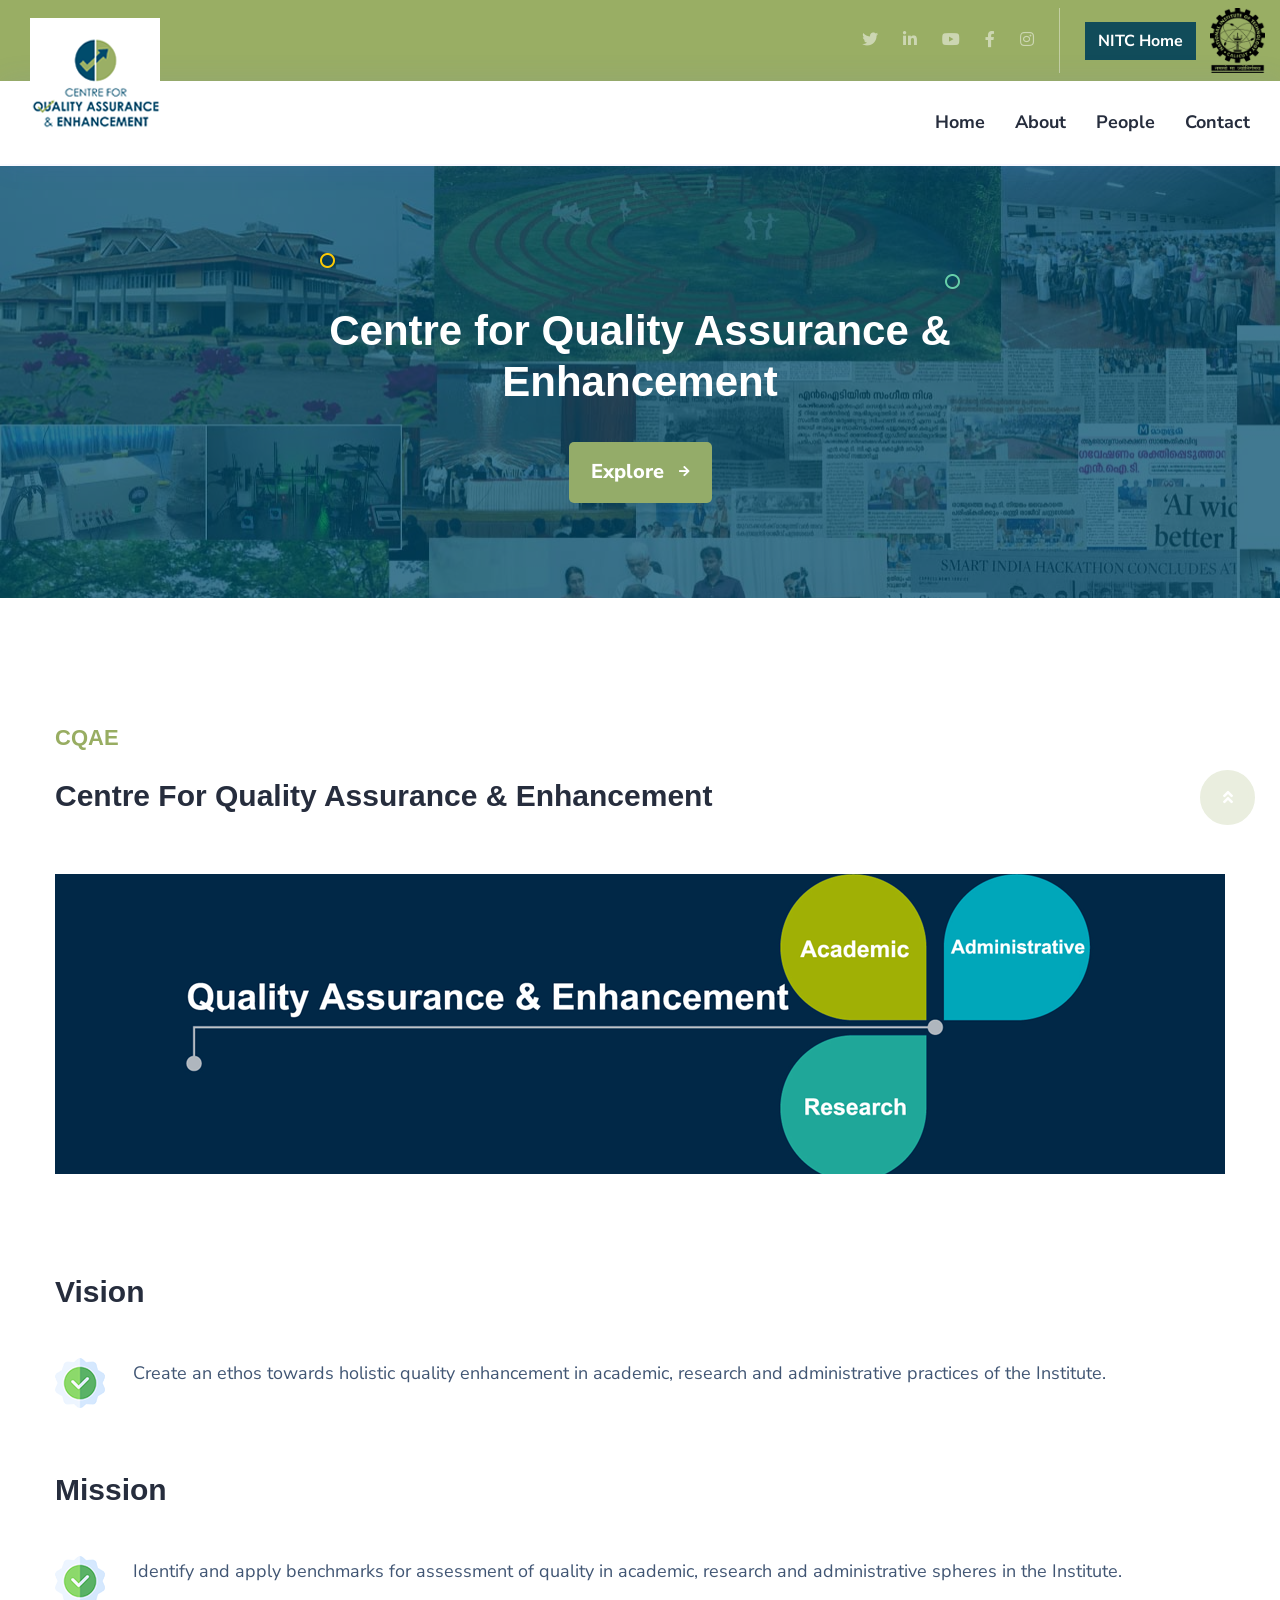
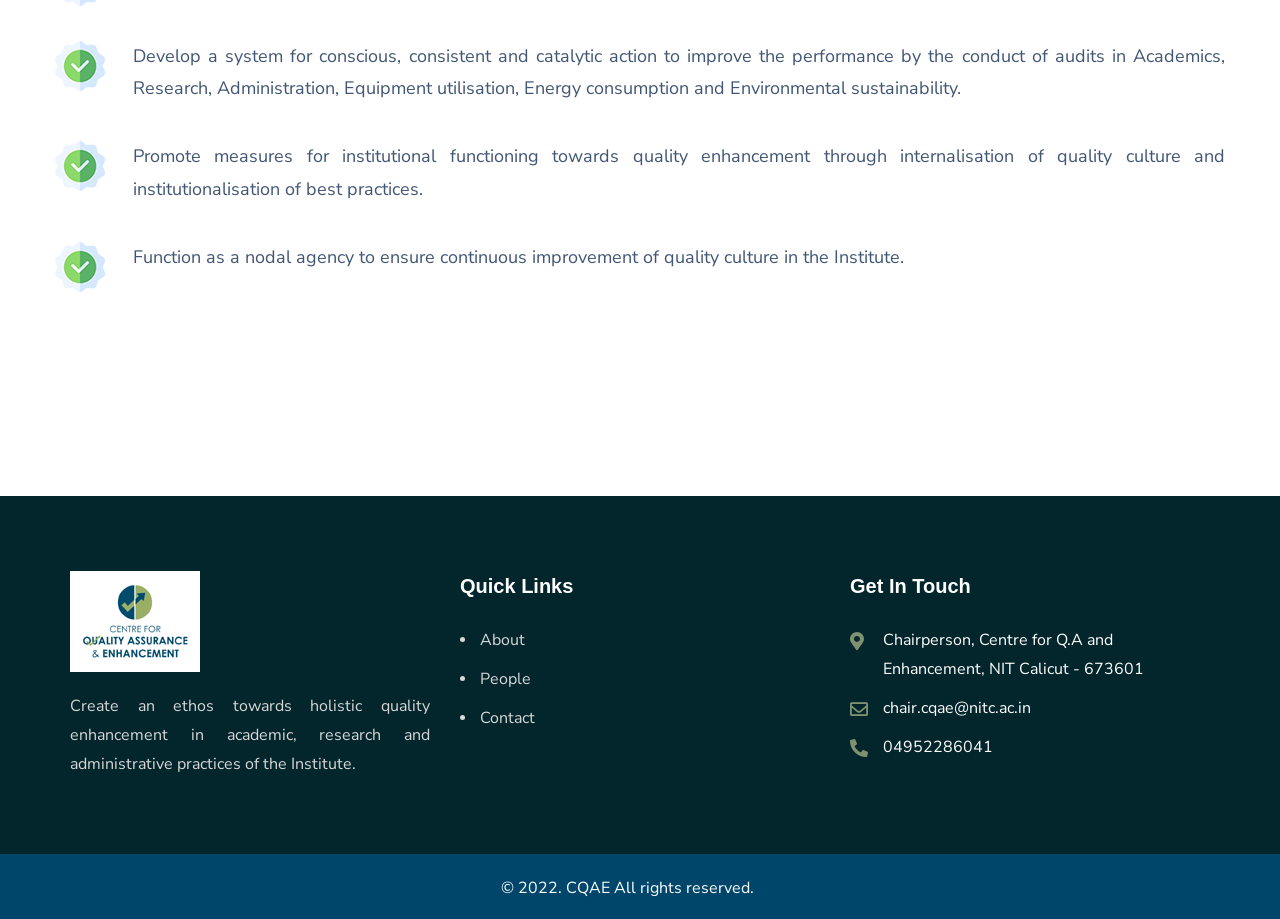
<file: index.html>
<!DOCTYPE html>
<html class="no-js" lang="en-us">


<head>
    <meta charset="utf-8">
	   <meta name="viewport" content="width=device-width, initial-scale=1">
<meta name="robots" content="index, follow, max-image-preview:large, max-snippet:-1, max-video-preview:-1">
	
	
    <title>Centre for Quality Assurance & Enhancement(CQAE)</title>
  
	<meta name="description" content="Create an ethos towards holistic quality enhancement in academic, research and administrative practices of the Institute. ">
	
	
	<meta property="og:locale" content="en_US">
	<meta property="og:type" content="website"/>

<meta property="og:title" content="Centre for Quality Assurance & Enhancement(CQAE)" />

<meta property="og:description" content="Create an ethos towards holistic quality enhancement in academic, research and administrative practices of the Institute. " />

<meta property="og:image" content="assets/images/logos/clogo.png"/>
<meta property="og:image:width" content="230">
      <meta property="og:image:height" content="230">


<meta property="og:site_name" content="CQAE"/>


    <!--====== Favicon Icon ======-->
	<link rel="icon" type="image/x-icon" href="assets/images/logos/fav.png">
    <link rel="shortcut icon" href="assets/images/logos/fav.png" type="image/x-icon">
    <!--====== Google Fonts ======-->
    
    
    <!--====== Flaticon ======-->
    <link rel="stylesheet" href="assets/css/flaticon.min.css">
    <!--====== Font Awesome ======-->
    <link rel="stylesheet" href="assets/css/font-awesome-5.9.0.min.css">
    <!--====== Bootstrap ======-->
    <link rel="stylesheet" href="assets/css/bootstrap-4.5.3.min.css">
    <!--====== Magnific Popup ======-->
    <link rel="stylesheet" href="assets/css/magnific-popup.min.css">
    <!--====== Nice Select ======-->
    <link rel="stylesheet" href="assets/css/nice-select.min.css">
    <!--====== jQuery UI ======-->
    <link rel="stylesheet" href="assets/css/jquery-ui.min.css">
    <!--====== Animate ======-->
    <link rel="stylesheet" href="assets/css/animate.min.css">
    <!--====== Slick ======-->
    <link rel="stylesheet" href="assets/css/slick.min.css">
    <!--====== Main Style ======-->
    <link rel="stylesheet" href="assets/css/style.css">
    
	
	<style>



.hero-section-two::before {
    position: absolute;
    content: "";
    width: 100%;
    height: 100%;
    z-index: -1;
    top: 0;
    left: 0;
    opacity: 0.85;
    background-color: #004c6ce0;
}
.hero-section-two {

    margin-top: 85px;
    background: url(assets/images/about/banner.jpg);
	}
	
	
	



	</style>
	
	
	
	
</head>
<body class="home-one">
    <div class="page-wrapper">

          <!-- main header -->
        <header class="main-header">
            <!-- Header-Top -->
            <div class="header-top bg-lightgreen text-white">
                <div class="container-fluid">
                    <div class="top-inner">
                      
                        <div class="top-right d-flex align-items-center">
                            <div class="social-style-two">
							 <a  target="blank" href="https://twitter.com/nitcofficial"><i class="fab fa-twitter"></i></a>
							  <a  target="blank" href="https://www.linkedin.com/in/national-institute-of-technology-calicut-5336b0229/"><i class="fab fa-linkedin-in"></i></a>
                                <a  target="blank" href="https://www.youtube.com/c/nitcalicutofficialchannel"><i class="fab fa-youtube"></i></a>
                                <a  target="blank" href="https://www.facebook.com/nitcofficial.india"><i class="fab fa-facebook-f"></i></a>
                                <a  target="blank" href="https://www.instagram.com/nitcofficial/"><i class="fab fa-instagram"></i></a>
                              
                            </div>
                            <ul class="top-menu">
                                <li>
								<a class="nitcbtn btn" target="blank" href="https://nitc.ac.in">NITC Home</a>
								<img class="nitclogo" src="assets/images/logos/nitclogo.png" alt="Logo" title="Logo">
								
								</li>
                                
                            </ul>
                        </div>
                    </div>
                </div>
            </div>
            
            <!-- Header-Upper -->
            <div class="header-upper">
                <div class="container-fluid clearfix">

                    <div class="header-inner d-flex align-items-center justify-content-between">
                        <div class="logo-outer d-lg-flex align-items-center">
                            <div class="logo">
							<a href="index.php.html">
							<img src="assets/images/logos/qlogo.png" alt="Logo" title="Logo">
							</a>
							</div>
                          
                        </div>

                        <div class="nav-outer clearfix">
                            <!-- Main Menu -->
                            <nav class="main-menu navbar-expand-lg">
                                <div class="navbar-header">
                                   <div class="mobile-logo  br-10 p-15">
                                       <a href="index.php.html">
                                            <img src="assets/images/logos/qlogo.png" alt="Logo" title="Logo">
                                       </a>
                                   </div>
                                   
                                    <!-- Toggle Button -->
                                    <button type="button" class="navbar-toggle" data-toggle="collapse" data-target=".navbar-collapse">
                                        <span class="icon-bar"></span>
                                        <span class="icon-bar"></span>
                                        <span class="icon-bar"></span>
                                    </button>
                                </div>

                                <div class="navbar-collapse collapse clearfix">
                                    <ul class="navigation clearfix">
									
                                        <li><a href="index.php.html">Home</a>  </li>
										
                                        <li><a href="about.php.html">About</a>
										
										</li>
                                       
										<li><a href="people.php.html">People</a></li>
										
										
										
									
                                   
                                        
                                         <li><a href="contact.php.html">Contact</a> </li>
                                    </ul>
                                </div>

                            </nav>
                            <!-- Main Menu End-->
                        </div>
                        
                      
                    </div>
                </div>
            </div>
            <!--End Header Upper-->
        </header>
              
       
      
       
       
        <!-- Hero Section Start -->
        <section class="hero-section-two text-white text-center rel z-1 pt-140 rpt-150 pb-80">
            <div class="container">
                <div class="row justify-content-center">
                    <div class="col-xl-8 col-lg-10">
                        <div class="hero-content-two">
                            <h1 class="mb-35 wow fadeInUp delay-0-2s animated">Centre for Quality Assurance & Enhancement</h1>
                           
                            <div class="hero-two-btns mt-30 wow fadeInUp delay-0-6s animated">
                                <a href="about.php.html" class="theme-btn mb-15">Explore <i class="fas fa-arrow-right"></i></a>
                               
                            </div>
                            
                        </div>
                    </div>
                </div>
            </div>
          
            <img class="circle-one" src="assets/images/shapes/circle-one.png" alt="Circle">
            <img class="circle-two" src="assets/images/shapes/circle-two.png" alt="Circle">
        </section>
        <!-- Hero Section End -->
		
		
		
		

       <section class="about-page-section pt-120 pb-20 rpt-90">
            <div class="container">
                <div class="row align-items-center large-gap">
                    <div class="col-lg-12">
                        <div class="about-page-content">
                            <div class="section-title mb-60">
                                <span class="sub-title-two">CQAE</span>
                                <h2>Centre for Quality Assurance & Enhancement</h2>
                            </div>
                <img src="assets/images/about/qae1.png" alt="About">
                            
                          
                        </div>
                    </div>
                    
                    
                </div>
            </div>
        </section>

<section class="features-section rel z-1 pt-80 pb-80 mb-100 ">
            <div class="container">
            

			<div class="row justify-content-center pb-40">
                      <div class="col-md-12">
					  <h2>Vision</h2>
					  
					    </div>
					     <div class="col-md-12">
                        <div class="feature-item">
                            <div class="image">
                                <img src="assets/images/features/icon2.png" alt="Icon">
                            </div>
                            <div class="content">
                                
                                <p>Create an ethos towards holistic quality enhancement in academic, research and administrative practices of the Institute.</p>
                            </div>
                        </div>
                    </div>
                		
					</div>
					
					
					
            <div class="row justify-content-center">
                      <div class="col-md-12">
					  <h2>Mission</h2>
					  
					    </div>
					  
					  
                    <div class="col-md-12">
                        <div class="feature-item">
                            <div class="image">
                                <img src="assets/images/features/icon2.png" alt="Icon">
                            </div>
                            <div class="content">
                                
                                <p>Identify and apply benchmarks for assessment of quality in academic, research and administrative spheres in the Institute.</p>
                            </div>
                        </div>
                    <div class="feature-item">
                            <div class="image">
                                <img src="assets/images/features/icon2.png" alt="Icon">
                            </div>
                            <div class="content">
                                
                                <p> Develop a system for conscious, consistent and catalytic action to improve the performance by the conduct of audits in Academics, Research, Administration, Equipment utilisation, Energy consumption and Environmental sustainability.</p>
                            </div>
                        </div><div class="feature-item">
                            <div class="image">
                                <img src="assets/images/features/icon2.png" alt="Icon">
                            </div>
                            <div class="content">
                                
                                <p>Promote measures for institutional functioning towards quality enhancement through internalisation of quality culture and institutionalisation of best practices.</p>
                            </div>
                        </div><div class="feature-item">
                            <div class="image">
                                <img src="assets/images/features/icon2.png" alt="Icon">
                            </div>
                            <div class="content">
                                
                                <p> Function as a nodal agency to ensure continuous improvement of quality culture in the Institute.</p>
                            </div>
                        </div></div>
                    
               
					
					
					 
					
					</div></div>
            
            
        </section>
			
			
			
			
		
        
			
			
        
        <!-- Footer Area Start -->
        <footer class="main-footer bg-dark text-white pt-75">
            <div class="container">
                
				
				<div class="row mx-auto">
                    <div class="col-md-4">
                        <div class="footer-widget about-widget">
                            
<img src="assets/images/logos/qaelogo.png" alt="Logo" title="Logo">
                            <p class="text-justify pt-20">Create an ethos towards holistic quality enhancement in academic, research and administrative practices of the Institute.</p>
                            
                            
                        </div>
                    </div>
                    
                    <div class="col-md-4">
                        <div class="footer-widget menu-widget">
                            <h5 class="footer-title">Quick Links</h5>
                            <ul>
                                <li><a href="about.php.html">About</a></li>
                                   <li><a href="people.php.html">People</a></li>
								     <li><a href="contact.php.html">Contact</a></li>
                               
                            </ul>
                        </div>
                    </div>
					
					 
                    
                <div class="col-md-4">
                        <div class="footer-widget contact-info-widget">
                                    <h5 class="footer-title">Get In Touch</h5>
                                    <ul>
                                        <li><i class="fas fa-map-marker-alt"></i>	Chairperson, Centre for Q.A and Enhancement, NIT Calicut - 673601</li>
                                        <li><i class="far fa-envelope"></i> 
										<a href="mailto:chair.cqae@nitc.ac.in">   chair.cqae@nitc.ac.in</a>
</li>
                                        <li><i class="fas fa-phone-alt"></i>
										<a href="tel:04952286041">04952286041</a>
										</li>
                                        
                                    </ul>
                               
                           
                                </div>
                    </div></div>
				
				
            </div>
            <div class="copyright-area  rel">
                <div class="container">
                    <div class="copyright-inner">
                        <p>© 2022.  <a href="index.php.html">CQAE</a> All rights reserved.</p>
                        
                    </div>
                </div>
                <!-- Scroll Top Button -->
                <button class="scroll-top scroll-to-target" data-target="html"><span class="fas fa-angle-double-up"></span></button>
            </div>
        </footer>
        <!-- Footer Area End -->        
		
		
		
    </div>
    <!--End pagewrapper-->
    
    
    <!--====== Jquery ======-->
    <script src="assets/js/jquery-3.6.0.min.js"></script>
    <!--====== Bootstrap ======-->
    <script src="assets/js/bootstrap.min.js"></script>
    <!--====== Appear Js ======-->
    <script src="assets/js/appear.min.js"></script>
    <!--====== Slick ======-->
    <script src="assets/js/slick.min.js"></script>
    <!--====== jQuery UI ======-->
    <script src="assets/js/jquery-ui.min.js"></script>
  
    <!--====== Nice Select ======-->
    <script src="assets/js/jquery.nice-select.min.js"></script>
    <!--====== Magnific Popup ======-->
    <script src="assets/js/jquery.magnific-popup.min.js"></script>
    <!--  WOW Animation -->
    <script src="assets/js/wow.min.js"></script>
    <!-- Custom script -->
    <script src="assets/js/script.js"></script>
    
<!--<script type="text/javascript">
        
        $(document).ready(function(e) {
    var newsNum = $(".newsTicker li").length;
    
    var totalNews_H =0; 
    for(var i=0; i<newsNum; i++){
        var news_H = $(".newsTicker li").eq(i).outerHeight(true);
        totalNews_H = totalNews_H + news_H;
    }
    
    $(".newsTicker").css('height', totalNews_H+'px');   
    
    var speed =1, animAmount, animInterval;
    
    animateNews();

    function animateNews(){
        $(".newsTicker li").eq(0).animate({
            'marginTop' : '-='+ speed + 'px'
        },1, function(){
            animAmount = speed;
            var animNews_H = $(".newsTicker li").eq(0).outerHeight(true);
            
            if(animAmount >= animNews_H){
                $(this).parent().append($(this));
                $(this).removeAttr('style');    
            }
            
            animInterval = setTimeout(function(){
                animateNews();  
            },50);  
        });
    }
    
    $(".newsTicker").hover(function(){
        clearTimeout(animInterval);
        $(".newsTicker li").eq(0).stop();   
    }, function(){
        animateNews();  
    });
});

    </script>-->
</body>


</html>
</file>
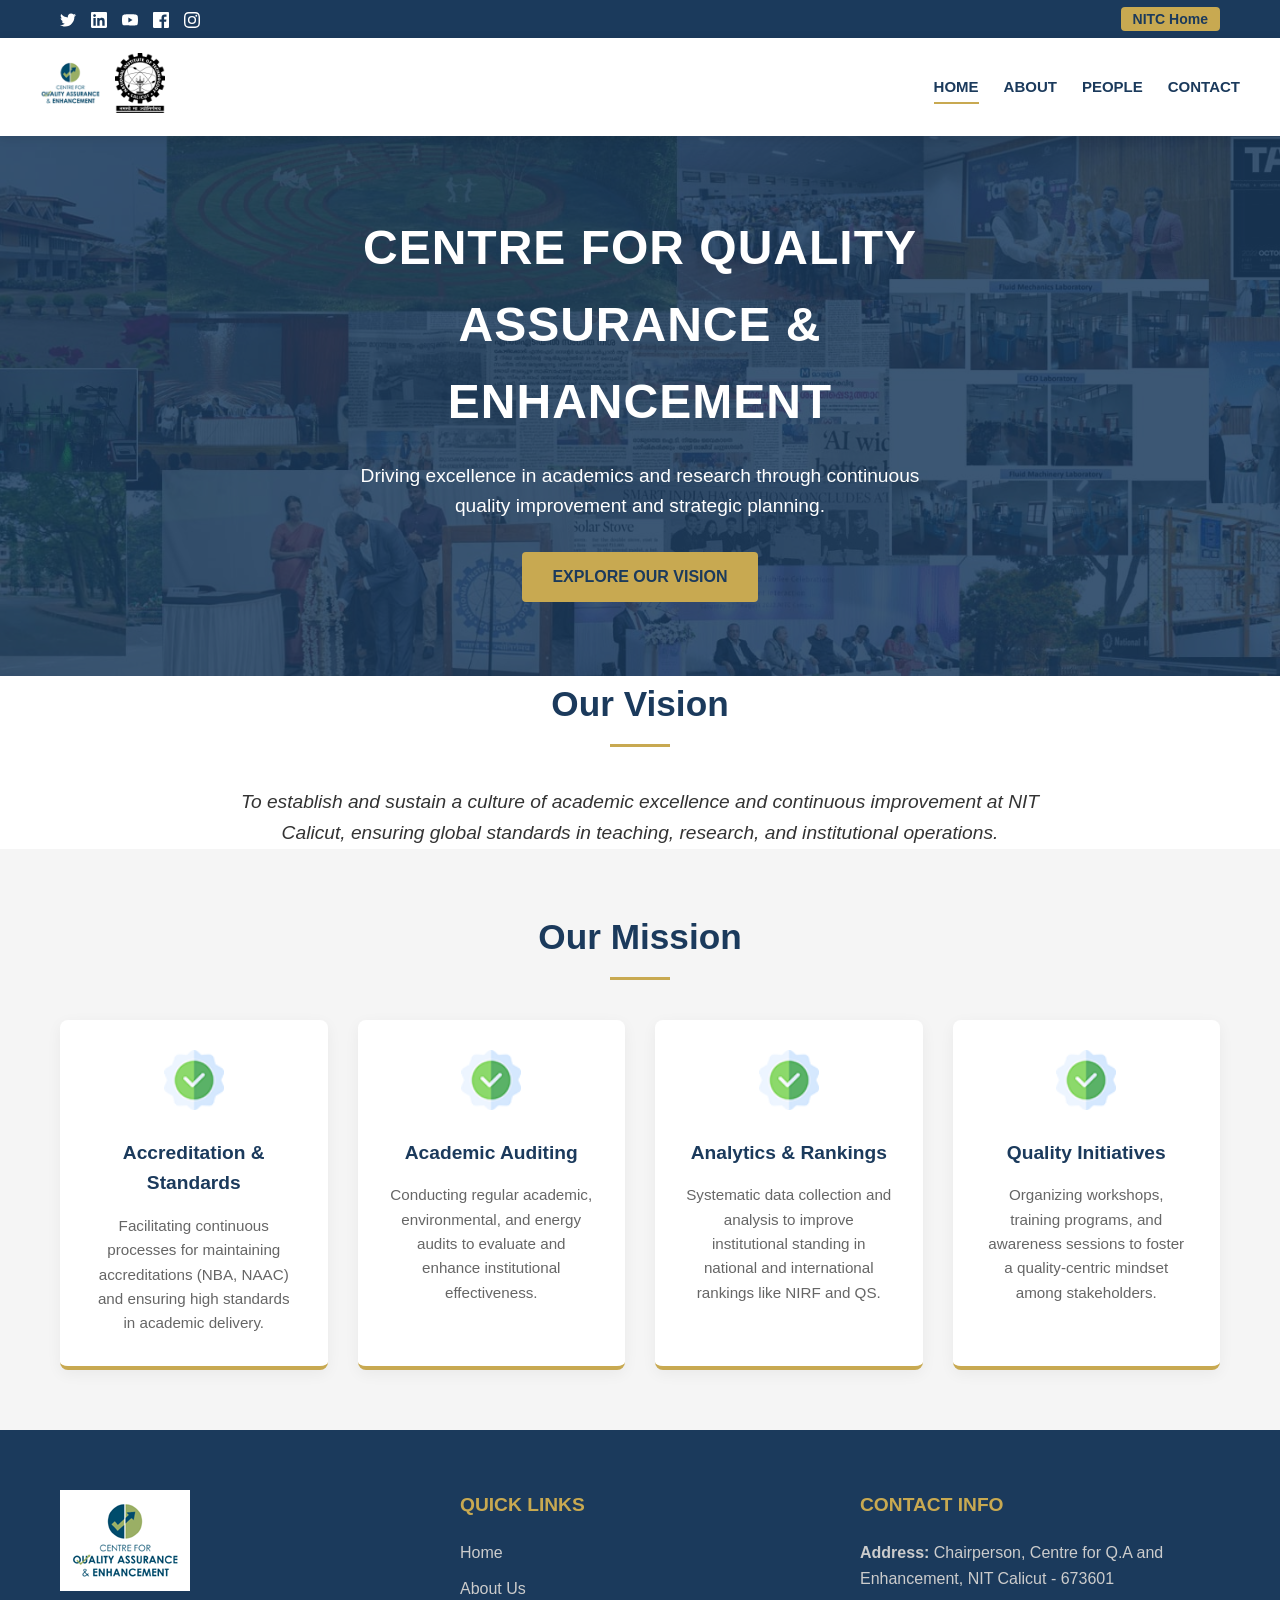
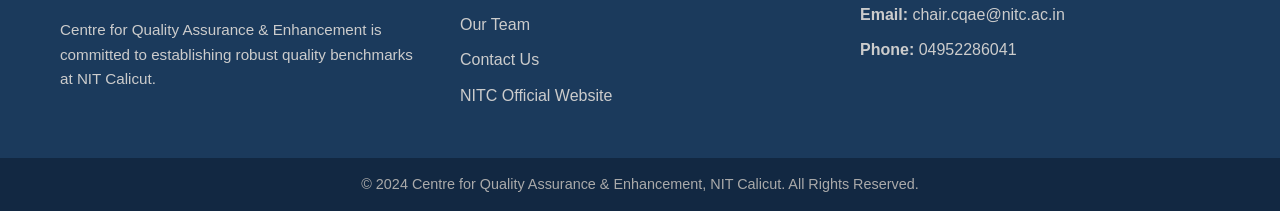
<file: revamp-classic/index.html>
<!DOCTYPE html>
<html lang="en">
<head>
  <meta charset="UTF-8">
  <meta name="viewport" content="width=device-width, initial-scale=1.0">
  <title>Centre for Quality Assurance & Enhancement | NIT Calicut</title>
  <link rel="stylesheet" href="style.css">
</head>
<body>

  <!-- Top Bar -->
  <div class="top-bar">
    <div class="container">
      <div class="social-links">
        <a href="https://twitter.com/nitcofficial" target="_blank" aria-label="Twitter">
          <svg viewBox="0 0 24 24"><path d="M24 4.557c-.883.392-1.832.656-2.828.775 1.017-.609 1.798-1.574 2.165-2.724-.951.564-2.005.974-3.127 1.195-.897-.957-2.178-1.555-3.594-1.555-3.179 0-5.515 2.966-4.797 6.045-4.091-.205-7.719-2.165-10.148-5.144-1.29 2.213-.669 5.108 1.523 6.574-.806-.026-1.566-.247-2.229-.616-.054 2.281 1.581 4.415 3.949 4.89-.693.188-1.452.232-2.224.084.626 1.956 2.444 3.379 4.6 3.419-2.07 1.623-4.678 2.348-7.29 2.04 2.179 1.397 4.768 2.212 7.548 2.212 9.142 0 14.307-7.721 13.995-14.646.962-.695 1.797-1.562 2.457-2.549z"/></svg>
        </a>
        <a href="https://www.linkedin.com/in/national-institute-of-technology-calicut-5336b0229/" target="_blank" aria-label="LinkedIn">
          <svg viewBox="0 0 24 24"><path d="M20.447 20.452h-3.554v-5.569c0-1.328-.027-3.037-1.852-3.037-1.853 0-2.136 1.445-2.136 2.939v5.667H9.351V9h3.414v1.561h.046c.477-.9 1.637-1.85 3.37-1.85 3.601 0 4.267 2.37 4.267 5.455v6.286zM5.337 7.433c-1.144 0-2.063-.926-2.063-2.065 0-1.138.92-2.063 2.063-2.063 1.14 0 2.064.925 2.064 2.063 0 1.139-.925 2.065-2.064 2.065zm1.782 13.019H3.555V9h3.564v11.452zM22.225 0H1.771C.792 0 0 .774 0 1.729v20.542C0 23.227.792 24 1.771 24h20.451C23.2 24 24 23.227 24 22.271V1.729C24 .774 23.2 0 22.222 0h.003z"/></svg>
        </a>
        <a href="https://www.youtube.com/c/nitcalicutofficialchannel" target="_blank" aria-label="YouTube">
          <svg viewBox="0 0 24 24"><path d="M23.498 6.186a3.016 3.016 0 0 0-2.122-2.136C19.505 3.5 12 3.5 12 3.5s-7.505 0-9.377.55a3.015 3.015 0 0 0-2.122 2.136C0 8.07 0 12 0 12s0 3.93.501 5.814a3.016 3.016 0 0 0 2.122 2.136c1.871.55 9.377.55 9.377.55s7.505 0 9.377-.55a3.015 3.015 0 0 0 2.122-2.136C24 15.93 24 12 24 12s0-3.93-.502-5.814zM9.545 15.568V8.432L15.818 12l-6.273 3.568z"/></svg>
        </a>
        <a href="https://www.facebook.com/nitcofficial.india" target="_blank" aria-label="Facebook">
          <svg viewBox="0 0 24 24"><path d="M22.675 0h-21.35c-.732 0-1.325.593-1.325 1.325v21.351c0 .731.593 1.324 1.325 1.324h11.495v-9.294h-3.128v-3.622h3.128v-2.671c0-3.1 1.893-4.788 4.659-4.788 1.325 0 2.463.099 2.795.143v3.24l-1.918.001c-1.504 0-1.795.715-1.795 1.763v2.312h3.587l-.467 3.622h-3.12v9.293h6.116c.73 0 1.323-.593 1.323-1.325v-21.35c0-.732-.593-1.325-1.325-1.325z"/></svg>
        </a>
        <a href="https://www.instagram.com/nitcofficial/" target="_blank" aria-label="Instagram">
          <svg viewBox="0 0 24 24"><path d="M12 2.163c3.204 0 3.584.012 4.85.07 3.252.148 4.771 1.691 4.919 4.919.058 1.265.069 1.645.069 4.849 0 3.205-.012 3.584-.069 4.849-.149 3.225-1.664 4.771-4.919 4.919-1.266.058-1.644.07-4.85.07-3.204 0-3.584-.012-4.849-.07-3.26-.149-4.771-1.699-4.919-4.92-.058-1.265-.07-1.644-.07-4.849 0-3.204.013-3.583.07-4.849.149-3.227 1.664-4.771 4.919-4.919 1.266-.057 1.645-.069 4.849-.069zM12 0C8.741 0 8.333.014 7.053.072 2.695.272.273 2.69.073 7.052.014 8.333 0 8.741 0 12c0 3.259.014 3.668.072 4.948.2 4.358 2.618 6.78 6.98 6.98C8.333 23.986 8.741 24 12 24c3.259 0 3.668-.014 4.948-.072 4.354-.2 6.782-2.618 6.979-6.98.059-1.28.073-1.689.073-4.948 0-3.259-.014-3.667-.072-4.947-.196-4.354-2.617-6.78-6.979-6.98C15.668.014 15.259 0 12 0zm0 5.838a6.162 6.162 0 100 12.324 6.162 6.162 0 000-12.324zM12 16a4 4 0 110-8 4 4 0 010 8zm6.406-11.845a1.44 1.44 0 100 2.881 1.44 1.44 0 000-2.881z"/></svg>
        </a>
      </div>
      <div>
        <a href="https://nitc.ac.in" class="nitc-home-btn" target="_blank">NITC Home</a>
      </div>
    </div>
  </div>

  <!-- Header -->
  <header>
    <div class="container main-header">
      <div class="logo-container">
        <a href="index.html">
          <img src="assets/images/logos/qlogo.png" alt="CQAE Logo">
        </a>
        <a href="https://nitc.ac.in">
          <img src="assets/images/logos/nitclogo.png" alt="NITC Logo">
        </a>
      </div>
      
      <input type="checkbox" id="menu-checkbox">
      <label for="menu-checkbox" class="menu-toggle">
        <div class="hamburger">
          <span></span>
          <span></span>
          <span></span>
        </div>
      </label>
      
      <nav class="nav-links">
        <a href="index.html" class="active">Home</a>
        <a href="about.html">About</a>
        <a href="people.html">People</a>
        <a href="contact.html">Contact</a>
      </nav>
    </div>
  </header>

  <!-- Hero Section -->
  <section class="hero">
    <div class="container hero-content">
      <h1>Centre for Quality Assurance & Enhancement</h1>
      <p style="margin-bottom: 30px; font-size: 1.2rem; max-width: 600px; margin-left: auto; margin-right: auto;">Driving excellence in academics and research through continuous quality improvement and strategic planning.</p>
      <a href="about.html" class="btn-primary">Explore Our Vision</a>
    </div>
  </section>

  <!-- Vision Section -->
  <section class="container">
    <h2 class="section-title">Our Vision</h2>
    <p class="vision-text">To establish and sustain a culture of academic excellence and continuous improvement at NIT Calicut, ensuring global standards in teaching, research, and institutional operations.</p>
  </section>

  <!-- Mission Section -->
  <section class="bg-light">
    <div class="container">
      <h2 class="section-title">Our Mission</h2>
      <div class="mission-grid">
        <div class="mission-card">
          <img src="assets/images/features/icon2.png" alt="Mission Icon">
          <h3>Accreditation & Standards</h3>
          <p>Facilitating continuous processes for maintaining accreditations (NBA, NAAC) and ensuring high standards in academic delivery.</p>
        </div>
        <div class="mission-card">
          <img src="assets/images/features/icon2.png" alt="Mission Icon">
          <h3>Academic Auditing</h3>
          <p>Conducting regular academic, environmental, and energy audits to evaluate and enhance institutional effectiveness.</p>
        </div>
        <div class="mission-card">
          <img src="assets/images/features/icon2.png" alt="Mission Icon">
          <h3>Analytics & Rankings</h3>
          <p>Systematic data collection and analysis to improve institutional standing in national and international rankings like NIRF and QS.</p>
        </div>
        <div class="mission-card">
          <img src="assets/images/features/icon2.png" alt="Mission Icon">
          <h3>Quality Initiatives</h3>
          <p>Organizing workshops, training programs, and awareness sessions to foster a quality-centric mindset among stakeholders.</p>
        </div>
      </div>
    </div>
  </section>

  <!-- Footer -->
  <footer>
    <div class="container footer-grid">
      <div class="footer-col">
        <img src="assets/images/logos/qaelogo.png" alt="CQAE Logo" class="footer-logo">
        <p style="color: #ccc; font-size: 0.95rem;">Centre for Quality Assurance & Enhancement is committed to establishing robust quality benchmarks at NIT Calicut.</p>
      </div>
      <div class="footer-col">
        <h3>Quick Links</h3>
        <ul class="footer-links">
          <li><a href="index.html">Home</a></li>
          <li><a href="about.html">About Us</a></li>
          <li><a href="people.html">Our Team</a></li>
          <li><a href="contact.html">Contact Us</a></li>
          <li><a href="https://nitc.ac.in" target="_blank">NITC Official Website</a></li>
        </ul>
      </div>
      <div class="footer-col footer-contact">
        <h3>Contact Info</h3>
        <p><strong>Address:</strong> Chairperson, Centre for Q.A and Enhancement, NIT Calicut - 673601</p>
        <p><strong>Email:</strong> <a href="mailto:chair.cqae@nitc.ac.in" style="color: #ccc;">chair.cqae@nitc.ac.in</a></p>
        <p><strong>Phone:</strong> 04952286041</p>
      </div>
    </div>
    <div class="copyright">
      <p>&copy; 2024 Centre for Quality Assurance & Enhancement, NIT Calicut. All Rights Reserved.</p>
    </div>
  </footer>

</body>
</html>
</file>
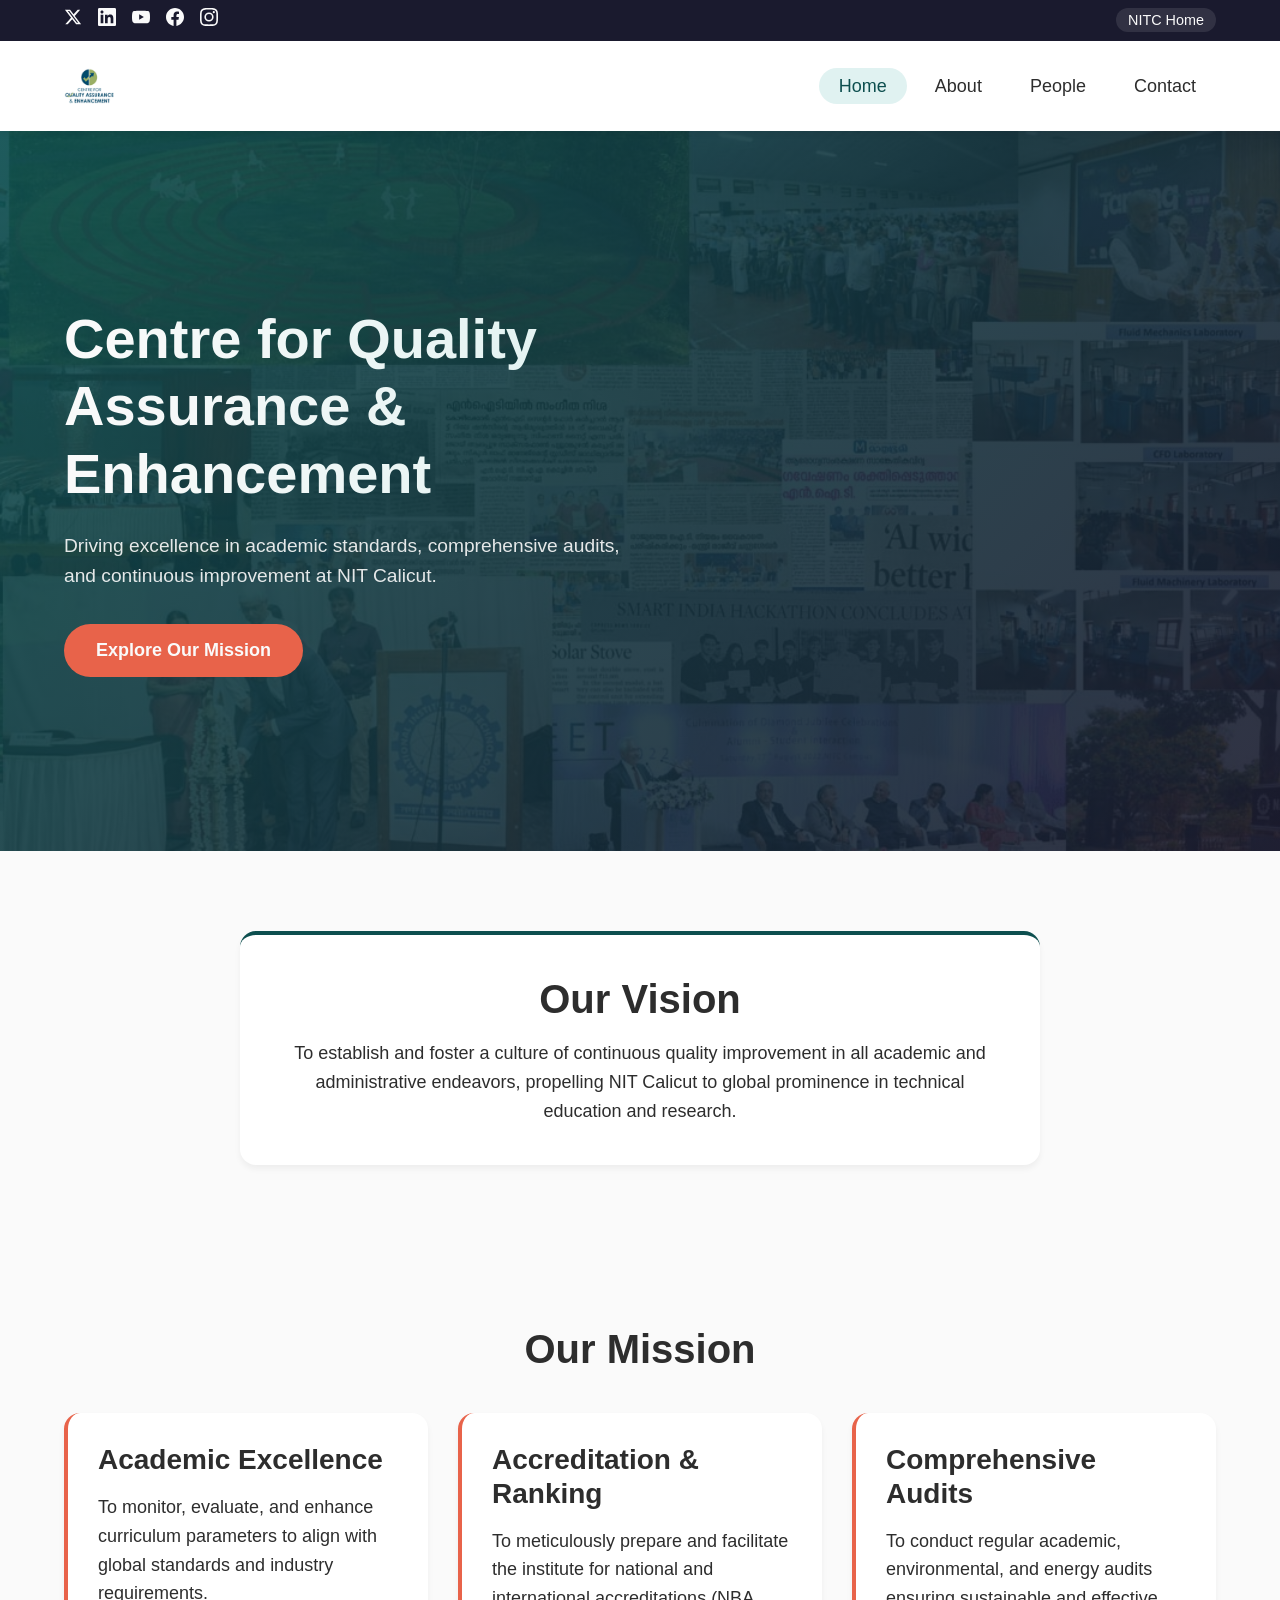
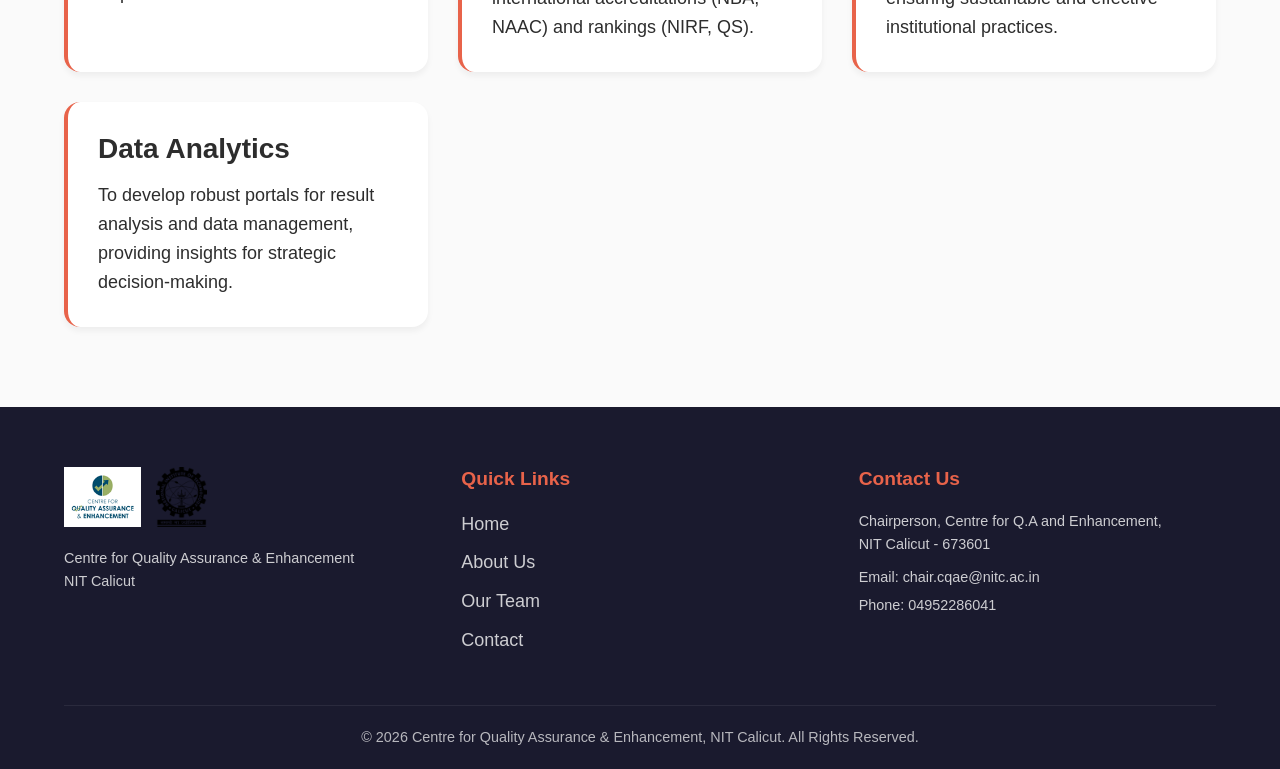
<file: revamp-modern/index.html>
<!DOCTYPE html>
<html lang="en">
<head>
    <meta charset="UTF-8">
    <meta name="viewport" content="width=device-width, initial-scale=1.0">
    <title>CQAE - Centre for Quality Assurance & Enhancement | NIT Calicut</title>
    <link rel="stylesheet" href="style.css">
</head>
<body>

    <!-- Top Bar -->
    <div class="top-bar">
        <div class="container">
            <div class="social-links">
                <!-- Twitter/X -->
                <a href="https://twitter.com/nitcofficial" target="_blank" aria-label="Twitter">
                    <svg viewBox="0 0 24 24"><path d="M18.244 2.25h3.308l-7.227 8.26 8.502 11.24H16.17l-5.214-6.817L4.99 21.75H1.68l7.73-8.835L1.254 2.25H8.08l4.713 6.231zm-1.161 17.52h1.833L7.084 4.126H5.117z"/></svg>
                </a>
                <!-- LinkedIn -->
                <a href="https://www.linkedin.com/in/national-institute-of-technology-calicut-5336b0229/" target="_blank" aria-label="LinkedIn">
                    <svg viewBox="0 0 24 24"><path d="M20.447 20.452h-3.554v-5.569c0-1.328-.027-3.037-1.852-3.037-1.853 0-2.136 1.445-2.136 2.939v5.667H9.351V9h3.414v1.561h.046c.477-.9 1.637-1.85 3.37-1.85 3.601 0 4.267 2.37 4.267 5.455v6.286zM5.337 7.433c-1.144 0-2.063-.926-2.063-2.065 0-1.138.92-2.063 2.063-2.063 1.14 0 2.064.925 2.064 2.063 0 1.139-.925 2.065-2.064 2.065zm1.782 13.019H3.555V9h3.564v11.452zM22.225 0H1.771C.792 0 0 .774 0 1.729v20.542C0 23.227.792 24 1.771 24h20.451C23.2 24 24 23.227 24 22.271V1.729C24 .774 23.2 0 22.222 0h.003z"/></svg>
                </a>
                <!-- YouTube -->
                <a href="https://www.youtube.com/c/nitcalicutofficialchannel" target="_blank" aria-label="YouTube">
                    <svg viewBox="0 0 24 24"><path d="M23.498 6.186a3.016 3.016 0 0 0-2.122-2.136C19.505 3.545 12 3.545 12 3.545s-7.505 0-9.377.505A3.017 3.017 0 0 0 .502 6.186C0 8.07 0 12 0 12s0 3.93.502 5.814a3.016 3.016 0 0 0 2.122 2.136c1.871.505 9.376.505 9.376.505s7.505 0 9.377-.505a3.015 3.015 0 0 0 2.122-2.136C24 15.93 24 12 24 12s0-3.93-.502-5.814zM9.545 15.568V8.432L15.818 12l-6.273 3.568z"/></svg>
                </a>
                <!-- Facebook -->
                <a href="https://www.facebook.com/nitcofficial.india" target="_blank" aria-label="Facebook">
                    <svg viewBox="0 0 24 24"><path d="M24 12.073c0-6.627-5.373-12-12-12s-12 5.373-12 12c0 5.99 4.388 10.954 10.125 11.854v-8.385H7.078v-3.469h3.047V9.43c0-3.007 1.792-4.669 4.533-4.669 1.312 0 2.686.235 2.686.235v2.953H15.83c-1.491 0-1.956.925-1.956 1.874v2.25h3.328l-.532 3.469h-2.796v8.385C19.612 23.027 24 18.062 24 12.073z"/></svg>
                </a>
                <!-- Instagram -->
                <a href="https://www.instagram.com/nitcofficial/" target="_blank" aria-label="Instagram">
                    <svg viewBox="0 0 24 24"><path d="M12 2.163c3.204 0 3.584.012 4.85.07 3.252.148 4.771 1.691 4.919 4.919.058 1.265.069 1.645.069 4.849 0 3.205-.012 3.584-.069 4.849-.149 3.225-1.664 4.771-4.919 4.919-1.266.058-1.644.07-4.85.07-3.204 0-3.584-.012-4.849-.07-3.26-.149-4.771-1.699-4.919-4.92-.058-1.265-.07-1.644-.07-4.849 0-3.204.013-3.583.07-4.849.149-3.227 1.664-4.771 4.919-4.919 1.266-.057 1.645-.069 4.849-.069zM12 0C8.741 0 8.333.014 7.053.072 2.695.272.273 2.69.073 7.052.014 8.333 0 8.741 0 12c0 3.259.014 3.668.072 4.948.2 4.358 2.618 6.78 6.98 6.98C8.333 23.986 8.741 24 12 24c3.259 0 3.668-.014 4.948-.072 4.354-.2 6.782-2.618 6.979-6.98.059-1.28.073-1.689.073-4.948 0-3.259-.014-3.667-.072-4.947-.196-4.354-2.617-6.78-6.979-6.98C15.668.014 15.259 0 12 0zm0 5.838a6.162 6.162 0 1 0 0 12.324 6.162 6.162 0 0 0 0-12.324zM12 16a4 4 0 1 1 0-8 4 4 0 0 1 0 8zm6.406-11.845a1.44 1.44 0 1 0 0 2.881 1.44 1.44 0 0 0 0-2.881z"/></svg>
                </a>
            </div>
            <div class="top-bar-right">
                <a href="https://nitc.ac.in" target="_blank">NITC Home</a>
            </div>
        </div>
    </div>

    <!-- Header -->
    <header class="header">
        <div class="container">
            <a href="index.html" class="logo">
                <img src="assets/images/logos/qlogo.png" alt="CQAE Logo">
            </a>
            
            <input type="checkbox" id="menu-toggle" style="display: none;">
            <label for="menu-toggle" class="mobile-menu-label mobile-menu-toggle">
                <span></span>
                <span></span>
                <span></span>
            </label>

            <nav>
                <ul class="nav-menu">
                    <li><a href="index.html" class="active">Home</a></li>
                    <li><a href="about.html">About</a></li>
                    <li><a href="people.html">People</a></li>
                    <li><a href="contact.html">Contact</a></li>
                </ul>
            </nav>
        </div>
    </header>

    <!-- Hero Section -->
    <section class="hero">
        <div class="container">
            <div class="hero-content">
                <h1 class="hero-title">Centre for Quality Assurance & Enhancement</h1>
                <p class="hero-subtitle">Driving excellence in academic standards, comprehensive audits, and continuous improvement at NIT Calicut.</p>
                <a href="about.html" class="btn btn-primary">Explore Our Mission</a>
            </div>
            <!-- Empty div for asymmetric balance if needed, or an image could go here -->
            <div class="hero-image-placeholder"></div>
        </div>
    </section>

    <!-- Vision Section -->
    <section class="section section-light">
        <div class="container">
            <div class="vision-card">
                <h2>Our Vision</h2>
                <p>To establish and foster a culture of continuous quality improvement in all academic and administrative endeavors, propelling NIT Calicut to global prominence in technical education and research.</p>
            </div>
        </div>
    </section>

    <!-- Mission Section -->
    <section class="section">
        <div class="container">
            <h2 class="text-center">Our Mission</h2>
            <div class="mission-grid">
                <div class="mission-card">
                    <h3>Academic Excellence</h3>
                    <p>To monitor, evaluate, and enhance curriculum parameters to align with global standards and industry requirements.</p>
                </div>
                <div class="mission-card">
                    <h3>Accreditation & Ranking</h3>
                    <p>To meticulously prepare and facilitate the institute for national and international accreditations (NBA, NAAC) and rankings (NIRF, QS).</p>
                </div>
                <div class="mission-card">
                    <h3>Comprehensive Audits</h3>
                    <p>To conduct regular academic, environmental, and energy audits ensuring sustainable and effective institutional practices.</p>
                </div>
                <div class="mission-card">
                    <h3>Data Analytics</h3>
                    <p>To develop robust portals for result analysis and data management, providing insights for strategic decision-making.</p>
                </div>
            </div>
        </div>
    </section>

    <!-- Footer -->
    <footer class="footer">
        <div class="container">
            <div class="footer-grid">
                <div class="footer-col">
                    <div class="footer-logo">
                        <img src="assets/images/logos/qaelogo.png" alt="CQAE Logo">
                        <img src="assets/images/logos/nitclogo.png" alt="NITC Logo">
                    </div>
                    <p style="opacity: 0.8; font-size: 0.9rem;">Centre for Quality Assurance & Enhancement<br>NIT Calicut</p>
                </div>
                <div class="footer-col">
                    <h4>Quick Links</h4>
                    <ul class="footer-links">
                        <li><a href="index.html">Home</a></li>
                        <li><a href="about.html">About Us</a></li>
                        <li><a href="people.html">Our Team</a></li>
                        <li><a href="contact.html">Contact</a></li>
                    </ul>
                </div>
                <div class="footer-col">
                    <h4>Contact Us</h4>
                    <p style="opacity: 0.8; font-size: 0.9rem; margin-bottom: 10px;">
                        Chairperson, Centre for Q.A and Enhancement,<br>
                        NIT Calicut - 673601
                    </p>
                    <p style="opacity: 0.8; font-size: 0.9rem; margin-bottom: 5px;">Email: chair.cqae@nitc.ac.in</p>
                    <p style="opacity: 0.8; font-size: 0.9rem;">Phone: 04952286041</p>
                </div>
            </div>
            <div class="footer-bottom">
                <p>&copy; 2026 Centre for Quality Assurance & Enhancement, NIT Calicut. All Rights Reserved.</p>
            </div>
        </div>
    </footer>

</body>
</html>
</file>
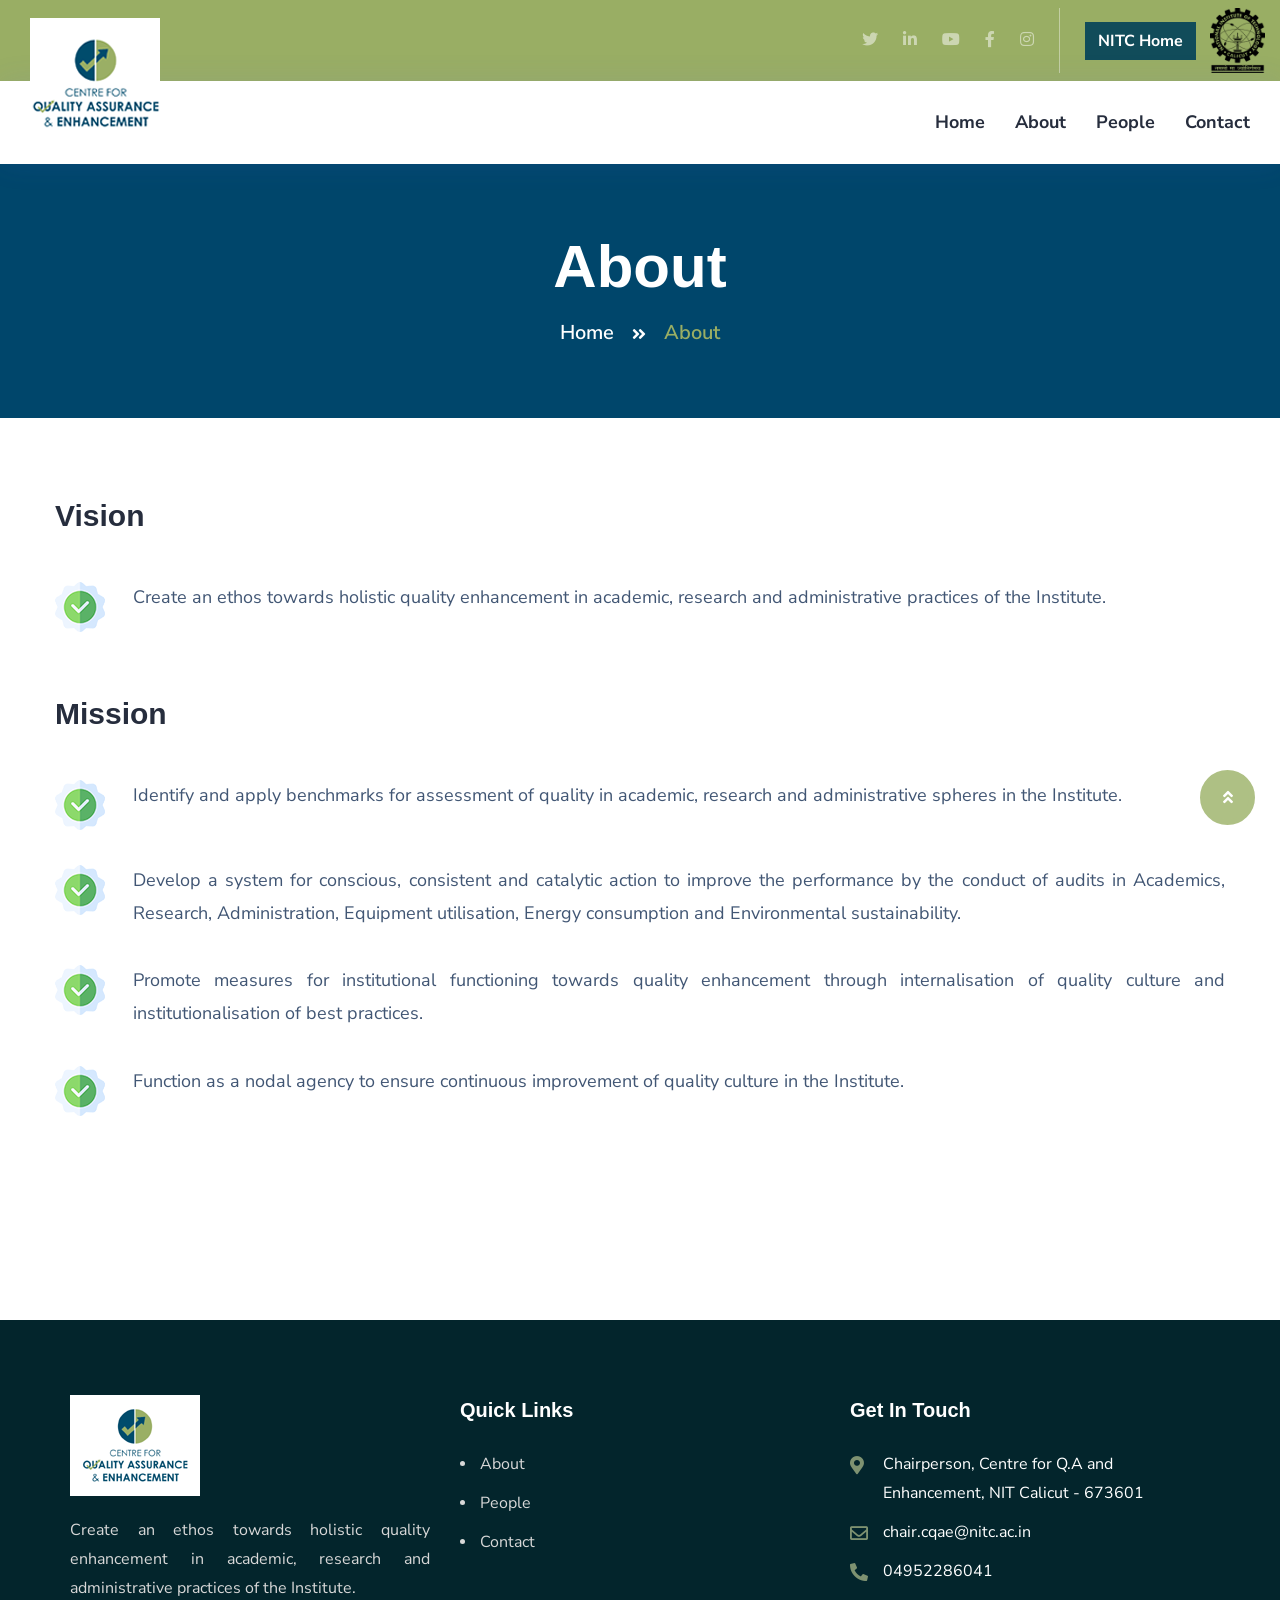
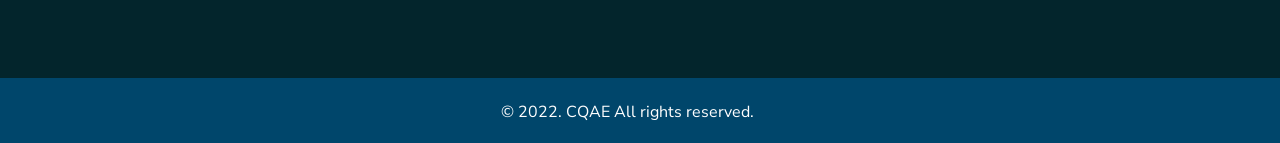
<file: about.php.html>
<!DOCTYPE html>
<html class="no-js" lang="en-us">


<head>
    <meta charset="utf-8">
	   <meta name="viewport" content="width=device-width, initial-scale=1">
<meta name="robots" content="index, follow, max-image-preview:large, max-snippet:-1, max-video-preview:-1">
	
	
    <title>About - Centre for Quality Assurance & Enhancement(CQAE)</title>
  
	<meta name="description" content="Create an ethos towards holistic quality enhancement in academic, research and administrative practices of the Institute. ">
	
	
	<meta property="og:locale" content="en_US">
	<meta property="og:type" content="website"/>

<meta property="og:title" content="Centre for Quality Assurance & Enhancement(CQAE)" />

<meta property="og:description" content="Create an ethos towards holistic quality enhancement in academic, research and administrative practices of the Institute. " />

<meta property="og:image" content="assets/images/logos/clogo.png"/>
<meta property="og:image:width" content="230">
      <meta property="og:image:height" content="230">


<meta property="og:site_name" content="CQAE"/>


    <!--====== Favicon Icon ======-->
	<link rel="icon" type="image/x-icon" href="assets/images/logos/fav.png">
    <link rel="shortcut icon" href="assets/images/logos/fav.png" type="image/x-icon">
    <!--====== Google Fonts ======-->
    
    
    <!--====== Flaticon ======-->
    <link rel="stylesheet" href="assets/css/flaticon.min.css">
    <!--====== Font Awesome ======-->
    <link rel="stylesheet" href="assets/css/font-awesome-5.9.0.min.css">
    <!--====== Bootstrap ======-->
    <link rel="stylesheet" href="assets/css/bootstrap-4.5.3.min.css">
    <!--====== Magnific Popup ======-->
    <link rel="stylesheet" href="assets/css/magnific-popup.min.css">
    <!--====== Nice Select ======-->
    <link rel="stylesheet" href="assets/css/nice-select.min.css">
    <!--====== jQuery UI ======-->
    <link rel="stylesheet" href="assets/css/jquery-ui.min.css">
    <!--====== Animate ======-->
    <link rel="stylesheet" href="assets/css/animate.min.css">
    <!--====== Slick ======-->
    <link rel="stylesheet" href="assets/css/slick.min.css">
    <!--====== Main Style ======-->
    <link rel="stylesheet" href="assets/css/style.css">
    
	
	<style>
	
	.about-page-middle .circle-content img {
    border-radius: 50%;
}

	
	</style>
	
	
	
	
	
	
	
	
</head>










<body>


    <div class="page-wrapper">


        <!-- main header -->
        <header class="main-header">
            <!-- Header-Top -->
            <div class="header-top bg-lightgreen text-white">
                <div class="container-fluid">
                    <div class="top-inner">
                      
                        <div class="top-right d-flex align-items-center">
                            <div class="social-style-two">
							 <a  target="blank" href="https://twitter.com/nitcofficial"><i class="fab fa-twitter"></i></a>
							  <a  target="blank" href="https://www.linkedin.com/in/national-institute-of-technology-calicut-5336b0229/"><i class="fab fa-linkedin-in"></i></a>
                                <a  target="blank" href="https://www.youtube.com/c/nitcalicutofficialchannel"><i class="fab fa-youtube"></i></a>
                                <a  target="blank" href="https://www.facebook.com/nitcofficial.india"><i class="fab fa-facebook-f"></i></a>
                                <a  target="blank" href="https://www.instagram.com/nitcofficial/"><i class="fab fa-instagram"></i></a>
                              
                            </div>
                            <ul class="top-menu">
                                <li>
								<a class="nitcbtn btn" target="blank" href="https://nitc.ac.in">NITC Home</a>
								<img class="nitclogo" src="assets/images/logos/nitclogo.png" alt="Logo" title="Logo">
								
								</li>
                                
                            </ul>
                        </div>
                    </div>
                </div>
            </div>
            
            <!-- Header-Upper -->
            <div class="header-upper">
                <div class="container-fluid clearfix">

                    <div class="header-inner d-flex align-items-center justify-content-between">
                        <div class="logo-outer d-lg-flex align-items-center">
                            <div class="logo">
							<a href="index.php.html">
							<img src="assets/images/logos/qlogo.png" alt="Logo" title="Logo">
							</a>
							</div>
                          
                        </div>

                        <div class="nav-outer clearfix">
                            <!-- Main Menu -->
                            <nav class="main-menu navbar-expand-lg">
                                <div class="navbar-header">
                                   <div class="mobile-logo  br-10 p-15">
                                       <a href="index.php.html">
                                            <img src="assets/images/logos/qlogo.png" alt="Logo" title="Logo">
                                       </a>
                                   </div>
                                   
                                    <!-- Toggle Button -->
                                    <button type="button" class="navbar-toggle" data-toggle="collapse" data-target=".navbar-collapse">
                                        <span class="icon-bar"></span>
                                        <span class="icon-bar"></span>
                                        <span class="icon-bar"></span>
                                    </button>
                                </div>

                                <div class="navbar-collapse collapse clearfix">
                                    <ul class="navigation clearfix">
									
                                        <li><a href="index.php.html">Home</a>  </li>
										
                                        <li><a href="about.php.html">About</a>
										
										</li>
                                       
										<li><a href="people.php.html">People</a></li>
										
										
										
									
                                   
                                        
                                         <li><a href="contact.php.html">Contact</a> </li>
                                    </ul>
                                </div>

                            </nav>
                            <!-- Main Menu End-->
                        </div>
                        
                      
                    </div>
                </div>
            </div>
            <!--End Header Upper-->
        </header>
              
        <!--Form Back Drop-->
        <div class="form-back-drop"></div>
        
       
       
        <!-- Page Banner Start -->
        <section class="page-banner-area rel z-1 text-white text-center">
            <div class="container">
                <div class="banner-inner rpt-10">
                    <h2 class="page-title ">About</h2>
                    <nav aria-label="breadcrumb">
                        <ol class="breadcrumb">
                            <li class="breadcrumb-item"><a href="index.php.html">Home</a></li>
                            <li class="breadcrumb-item active">About</li>
                        </ol>
                    </nav>
                </div>
            </div>
           
        </section>
        <!-- Page Banner End -->
        
      <section class="features-section rel z-1 pt-80 pb-80 mb-100 ">
            <div class="container">
            

			<div class="row justify-content-center pb-40">
                      <div class="col-md-12">
					  <h2>Vision</h2>
					  
					    </div>
					     <div class="col-md-12">
                        <div class="feature-item">
                            <div class="image">
                                <img src="assets/images/features/icon2.png" alt="Icon">
                            </div>
                            <div class="content">
                                
                                <p>Create an ethos towards holistic quality enhancement in academic, research and administrative practices of the Institute.</p>
                            </div>
                        </div>
                    </div>
                		
					</div>
					
					
					
            <div class="row justify-content-center">
                      <div class="col-md-12">
					  <h2>Mission</h2>
					  
					    </div>
					  
					  
                    <div class="col-md-12">
                        <div class="feature-item">
                            <div class="image">
                                <img src="assets/images/features/icon2.png" alt="Icon">
                            </div>
                            <div class="content">
                                
                                <p>Identify and apply benchmarks for assessment of quality in academic, research and administrative spheres in the Institute.</p>
                            </div>
                        </div>
                    <div class="feature-item">
                            <div class="image">
                                <img src="assets/images/features/icon2.png" alt="Icon">
                            </div>
                            <div class="content">
                                
                                <p> Develop a system for conscious, consistent and catalytic action to improve the performance by the conduct of audits in Academics, Research, Administration, Equipment utilisation, Energy consumption and Environmental sustainability.</p>
                            </div>
                        </div><div class="feature-item">
                            <div class="image">
                                <img src="assets/images/features/icon2.png" alt="Icon">
                            </div>
                            <div class="content">
                                
                                <p>Promote measures for institutional functioning towards quality enhancement through internalisation of quality culture and institutionalisation of best practices.</p>
                            </div>
                        </div><div class="feature-item">
                            <div class="image">
                                <img src="assets/images/features/icon2.png" alt="Icon">
                            </div>
                            <div class="content">
                                
                                <p> Function as a nodal agency to ensure continuous improvement of quality culture in the Institute.</p>
                            </div>
                        </div></div>
                    
               
					
					
					 
					
					</div>
					
					
					</div>
            
            
        </section>


       
         <!-- Footer Area Start -->
        <footer class="main-footer bg-dark text-white pt-75">
            <div class="container">
                
				
				<div class="row mx-auto">
                    <div class="col-md-4">
                        <div class="footer-widget about-widget">
                            
<img src="assets/images/logos/qaelogo.png" alt="Logo" title="Logo">
                            <p class="text-justify pt-20">Create an ethos towards holistic quality enhancement in academic, research and administrative practices of the Institute.</p>
                            
                            
                        </div>
                    </div>
                    
                    <div class="col-md-4">
                        <div class="footer-widget menu-widget">
                            <h5 class="footer-title">Quick Links</h5>
                            <ul>
                                <li><a href="about.php.html">About</a></li>
                                   <li><a href="people.php.html">People</a></li>
								     <li><a href="contact.php.html">Contact</a></li>
                               
                            </ul>
                        </div>
                    </div>
					
					 
                    
                <div class="col-md-4">
                        <div class="footer-widget contact-info-widget">
                                    <h5 class="footer-title">Get In Touch</h5>
                                    <ul>
                                        <li><i class="fas fa-map-marker-alt"></i>	Chairperson, Centre for Q.A and Enhancement, NIT Calicut - 673601</li>
                                        <li><i class="far fa-envelope"></i> 
										<a href="mailto:chair.cqae@nitc.ac.in">   chair.cqae@nitc.ac.in</a>
</li>
                                        <li><i class="fas fa-phone-alt"></i>
										<a href="tel:04952286041">04952286041</a>
										</li>
                                        
                                    </ul>
                               
                           
                                </div>
                    </div></div>
				
				
            </div>
            <div class="copyright-area  rel">
                <div class="container">
                    <div class="copyright-inner">
                        <p>© 2022.  <a href="index.php.html">CQAE</a> All rights reserved.</p>
                        
                    </div>
                </div>
                <!-- Scroll Top Button -->
                <button class="scroll-top scroll-to-target" data-target="html"><span class="fas fa-angle-double-up"></span></button>
            </div>
        </footer>
        <!-- Footer Area End -->        
    </div>
    <!--End pagewrapper-->
    
    
   <!--====== Jquery ======-->
    <script src="assets/js/jquery-3.6.0.min.js"></script>
    <!--====== Bootstrap ======-->
    <script src="assets/js/bootstrap.min.js"></script>
    <!--====== Appear Js ======-->
    <script src="assets/js/appear.min.js"></script>
    <!--====== Slick ======-->
    <script src="assets/js/slick.min.js"></script>
    <!--====== jQuery UI ======-->
    <script src="assets/js/jquery-ui.min.js"></script>
  
    <!--====== Nice Select ======-->
    <script src="assets/js/jquery.nice-select.min.js"></script>
    <!--====== Magnific Popup ======-->
    <script src="assets/js/jquery.magnific-popup.min.js"></script>
    <!--  WOW Animation -->
    <script src="assets/js/wow.min.js"></script>
    <!-- Custom script -->
    <script src="assets/js/script.js"></script>
    

</body>


</html>
</file>
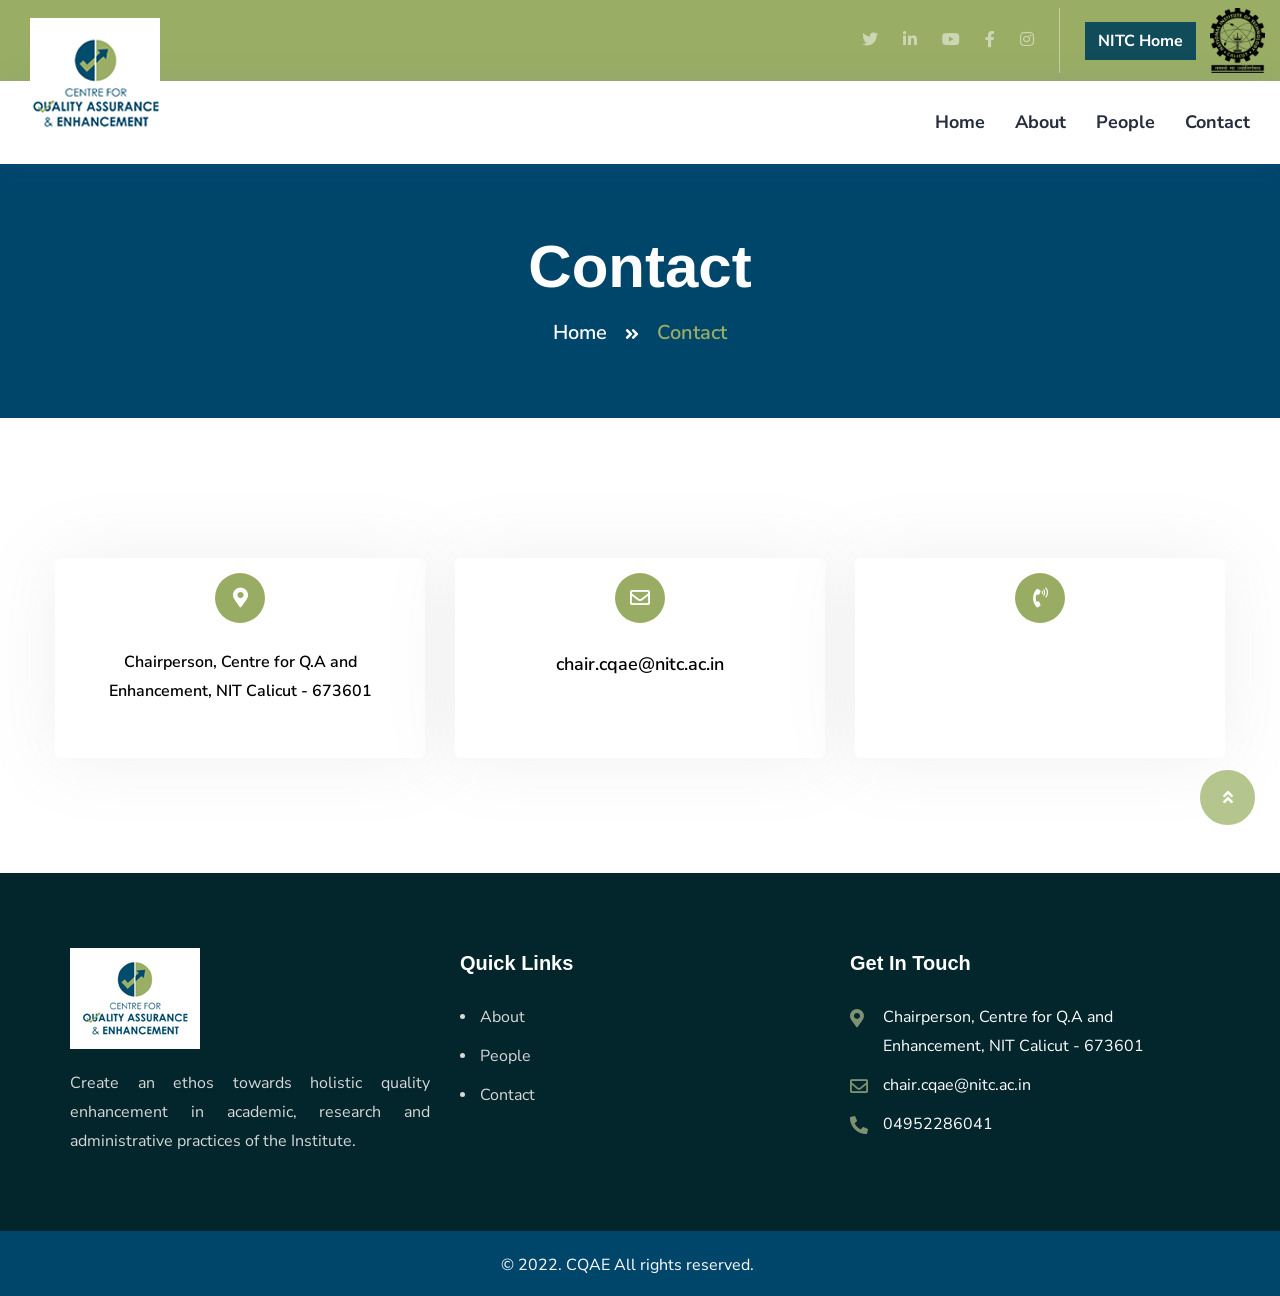
<file: contact.php.html>
<!DOCTYPE html>
<html class="no-js" lang="en-us">


<head>
    <meta charset="utf-8">
	   <meta name="viewport" content="width=device-width, initial-scale=1">
<meta name="robots" content="index, follow, max-image-preview:large, max-snippet:-1, max-video-preview:-1">
	<link rel="shortcut icon" type="image/x-icon" href="https://depcent.nitc.ac.in/cqae/assets/images/icon/fav.png">
	<link rel="icon" type="image/x-icon" href="https://depcent.nitc.ac.in/cqae/assets/images/icon/fav.png">
    <title>Contact - The Centre for Public Relations, Information and Media Exchange (C-PRIME)</title>
  
	<meta name="description" content="The Centre for Public Relations, Information and Media Exchange (C-PRIME) envisions to ensure proper assimilation and dissemination of information about our Institute.. ">
	
	
	<meta property="og:locale" content="en_US">
	<meta property="og:type" content="website"/>

<meta property="og:title" content="Contact - The Centre for Public Relations, Information and Media Exchange (C-PRIME)" />

<meta property="og:description" content="The Centre for Public Relations, Information and Media Exchange (C-PRIME) envisions to ensure proper assimilation and dissemination of information about our Institute. " />

<meta property="og:image" content="assets/images/logos/clogo.png"/>
<meta property="og:image:width" content="230">
      <meta property="og:image:height" content="230">


<meta property="og:site_name" content="CPRIME"/>


    <!--====== Favicon Icon ======-->
    <link rel="shortcut icon" href="assets/images/logos/fav.png" type="image/x-icon">
    <!--====== Google Fonts ======-->
    
    
    <!--====== Flaticon ======-->
    <link rel="stylesheet" href="assets/css/flaticon.min.css">
    <!--====== Font Awesome ======-->
    <link rel="stylesheet" href="assets/css/font-awesome-5.9.0.min.css">
    <!--====== Bootstrap ======-->
    <link rel="stylesheet" href="assets/css/bootstrap-4.5.3.min.css">
    <!--====== Magnific Popup ======-->
    <link rel="stylesheet" href="assets/css/magnific-popup.min.css">
    <!--====== Nice Select ======-->
    <link rel="stylesheet" href="assets/css/nice-select.min.css">
    <!--====== jQuery UI ======-->
    <link rel="stylesheet" href="assets/css/jquery-ui.min.css">
    <!--====== Animate ======-->
    <link rel="stylesheet" href="assets/css/animate.min.css">
    <!--====== Slick ======-->
    <link rel="stylesheet" href="assets/css/slick.min.css">
    <!--====== Main Style ======-->
    <link rel="stylesheet" href="assets/css/style.css">
    
	
	<style>
	
	.about-page-middle .circle-content img {
    border-radius: 50%;
}

.box1 {
    margin: 0 0 25px 0;
    padding: 10px 10px 10px 15px;
    background: white;
    text-align: left;
    border-radius: 5px;
    box-shadow: none;
}
	
	
	.contact-info-box p {
    font-weight: 600;
    color: #000;
}
	
	.contact-info-box p a {
    color: #000;
    font-weight: 600;
}
	 .section-title h2:before {
    content: '';
    width: 20%;
    height: 10px;
    left: 0;
    top: 105%;
    position: absolute;
    background: url(assets/images/shapes/subtitle-line.png);
}
	</style>
	
	
	
	
	
	
	
	
</head>










<body>


    <div class="page-wrapper">


        <!-- main header -->
        <header class="main-header">
            <!-- Header-Top -->
            <div class="header-top bg-lightgreen text-white">
                <div class="container-fluid">
                    <div class="top-inner">
                      
                        <div class="top-right d-flex align-items-center">
                            <div class="social-style-two">
							 <a  target="blank" href="https://twitter.com/nitcofficial"><i class="fab fa-twitter"></i></a>
							  <a  target="blank" href="https://www.linkedin.com/in/national-institute-of-technology-calicut-5336b0229/"><i class="fab fa-linkedin-in"></i></a>
                                <a  target="blank" href="https://www.youtube.com/c/nitcalicutofficialchannel"><i class="fab fa-youtube"></i></a>
                                <a  target="blank" href="https://www.facebook.com/nitcofficial.india"><i class="fab fa-facebook-f"></i></a>
                                <a  target="blank" href="https://www.instagram.com/nitcofficial/"><i class="fab fa-instagram"></i></a>
                              
                            </div>
                            <ul class="top-menu">
                                <li>
								<a class="nitcbtn btn" target="blank" href="https://nitc.ac.in">NITC Home</a>
								<img class="nitclogo" src="assets/images/logos/nitclogo.png" alt="Logo" title="Logo">
								
								</li>
                                
                            </ul>
                        </div>
                    </div>
                </div>
            </div>
            
            <!-- Header-Upper -->
            <div class="header-upper">
                <div class="container-fluid clearfix">

                    <div class="header-inner d-flex align-items-center justify-content-between">
                        <div class="logo-outer d-lg-flex align-items-center">
                            <div class="logo">
							<a href="index.php.html">
							<img src="assets/images/logos/qlogo.png" alt="Logo" title="Logo">
							</a>
							</div>
                          
                        </div>

                        <div class="nav-outer clearfix">
                            <!-- Main Menu -->
                            <nav class="main-menu navbar-expand-lg">
                                <div class="navbar-header">
                                   <div class="mobile-logo  br-10 p-15">
                                       <a href="index.php.html">
                                            <img src="assets/images/logos/qlogo.png" alt="Logo" title="Logo">
                                       </a>
                                   </div>
                                   
                                    <!-- Toggle Button -->
                                    <button type="button" class="navbar-toggle" data-toggle="collapse" data-target=".navbar-collapse">
                                        <span class="icon-bar"></span>
                                        <span class="icon-bar"></span>
                                        <span class="icon-bar"></span>
                                    </button>
                                </div>

                                <div class="navbar-collapse collapse clearfix">
                                    <ul class="navigation clearfix">
									
                                        <li><a href="index.php.html">Home</a>  </li>
										
                                        <li><a href="about.php.html">About</a>
										
										</li>
                                       
										<li><a href="people.php.html">People</a></li>
										
										
										
									
                                   
                                        
                                         <li><a href="contact.php.html">Contact</a> </li>
                                    </ul>
                                </div>

                            </nav>
                            <!-- Main Menu End-->
                        </div>
                        
                      
                    </div>
                </div>
            </div>
            <!--End Header Upper-->
        </header>
              


 <!-- Page Banner Start -->
        <section class="page-banner-area rel z-1 text-white text-center">
            <div class="container">
                <div class="banner-inner rpt-10">
                    <h2 class="page-title ">Contact</h2>
                    <nav aria-label="breadcrumb">
                        <ol class="breadcrumb">
                            <li class="breadcrumb-item"><a href="index.php.html">Home</a></li>
                            <li class="breadcrumb-item active">Contact</li>
                        </ol>
                    </nav>
                </div>
            </div>
           
        </section>
        <!-- Page Banner End -->


<section class="contact-info-area rel z-1 pt-90 pb-90 rpt-90 rpb-100">
            <div class="container">
                <div class="row align-items-center">
				
                    
					
                    <div class="col-md-12">
					 <div class="row mt-50">
                        <div class="col-md-4">
                                    <div class="contact-info-box">
                                        <i class="fas fa-map-marker-alt"></i>
                                      
                                        <p>	Chairperson, Centre for Q.A and Enhancement, NIT Calicut - 673601</p>
                                    </div>
                                </div>
                                <div class="col-md-4">
                                    <div class="contact-info-box">
                                        <i class="far fa-envelope"></i>
                                       
                                        <p>
                                            <a href="mailto:chair.cqae@nitc.ac.in">
											<span class="__cf_email__">chair.cqae@nitc.ac.in</span></a><br>
                                          
                                        </p>
                                    </div>
                                </div>
                                <div class="col-md-4">
                                    <div class="contact-info-box">
                                        <i class="fas fa-phone-volume"></i>
                                        
                                        <p>
                                            <a href="tel:"></a><br>
                                            
                                        </p>
                                    </div>
                                </div>
                    </div>
					  </div>
					
					
                </div>
            </div>
            
        </section>
		
		
		
		  <!-- Footer Area Start -->
        <footer class="main-footer bg-dark text-white pt-75">
            <div class="container">
                
				
				<div class="row mx-auto">
                    <div class="col-md-4">
                        <div class="footer-widget about-widget">
                            
<img src="assets/images/logos/qaelogo.png" alt="Logo" title="Logo">
                            <p class="text-justify pt-20">Create an ethos towards holistic quality enhancement in academic, research and administrative practices of the Institute.</p>
                            
                            
                        </div>
                    </div>
                    
                    <div class="col-md-4">
                        <div class="footer-widget menu-widget">
                            <h5 class="footer-title">Quick Links</h5>
                            <ul>
                                <li><a href="about.php.html">About</a></li>
                                   <li><a href="people.php.html">People</a></li>
								     <li><a href="contact.php.html">Contact</a></li>
                               
                            </ul>
                        </div>
                    </div>
					
					 
                    
                <div class="col-md-4">
                        <div class="footer-widget contact-info-widget">
                                    <h5 class="footer-title">Get In Touch</h5>
                                    <ul>
                                        <li><i class="fas fa-map-marker-alt"></i>	Chairperson, Centre for Q.A and Enhancement, NIT Calicut - 673601</li>
                                        <li><i class="far fa-envelope"></i> 
										<a href="mailto:chair.cqae@nitc.ac.in">   chair.cqae@nitc.ac.in</a>
</li>
                                        <li><i class="fas fa-phone-alt"></i>
										<a href="tel:04952286041">04952286041</a>
										</li>
                                        
                                    </ul>
                               
                           
                                </div>
                    </div></div>
				
				
            </div>
            <div class="copyright-area  rel">
                <div class="container">
                    <div class="copyright-inner">
                        <p>© 2022.  <a href="index.php.html">CQAE</a> All rights reserved.</p>
                        
                    </div>
                </div>
                <!-- Scroll Top Button -->
                <button class="scroll-top scroll-to-target" data-target="html"><span class="fas fa-angle-double-up"></span></button>
            </div>
        </footer>
        <!-- Footer Area End -->        
    </div>
    <!--End pagewrapper-->
    
    
    <!--====== Jquery ======-->
    <script src="assets/js/jquery-3.6.0.min.js"></script>
    <!--====== Bootstrap ======-->
    <script src="assets/js/bootstrap.min.js"></script>
    <!--====== Appear Js ======-->
    <script src="assets/js/appear.min.js"></script>
    <!--====== Slick ======-->
    <script src="assets/js/slick.min.js"></script>
    <!--====== jQuery UI ======-->
    <script src="assets/js/jquery-ui.min.js"></script>
  
    <!--====== Nice Select ======-->
    <script src="assets/js/jquery.nice-select.min.js"></script>
    <!--====== Magnific Popup ======-->
    <script src="assets/js/jquery.magnific-popup.min.js"></script>
    <!--  WOW Animation -->
    <script src="assets/js/wow.min.js"></script>
    <!-- Custom script -->
    <script src="assets/js/script.js"></script>
    

</body>


</html>
</file>
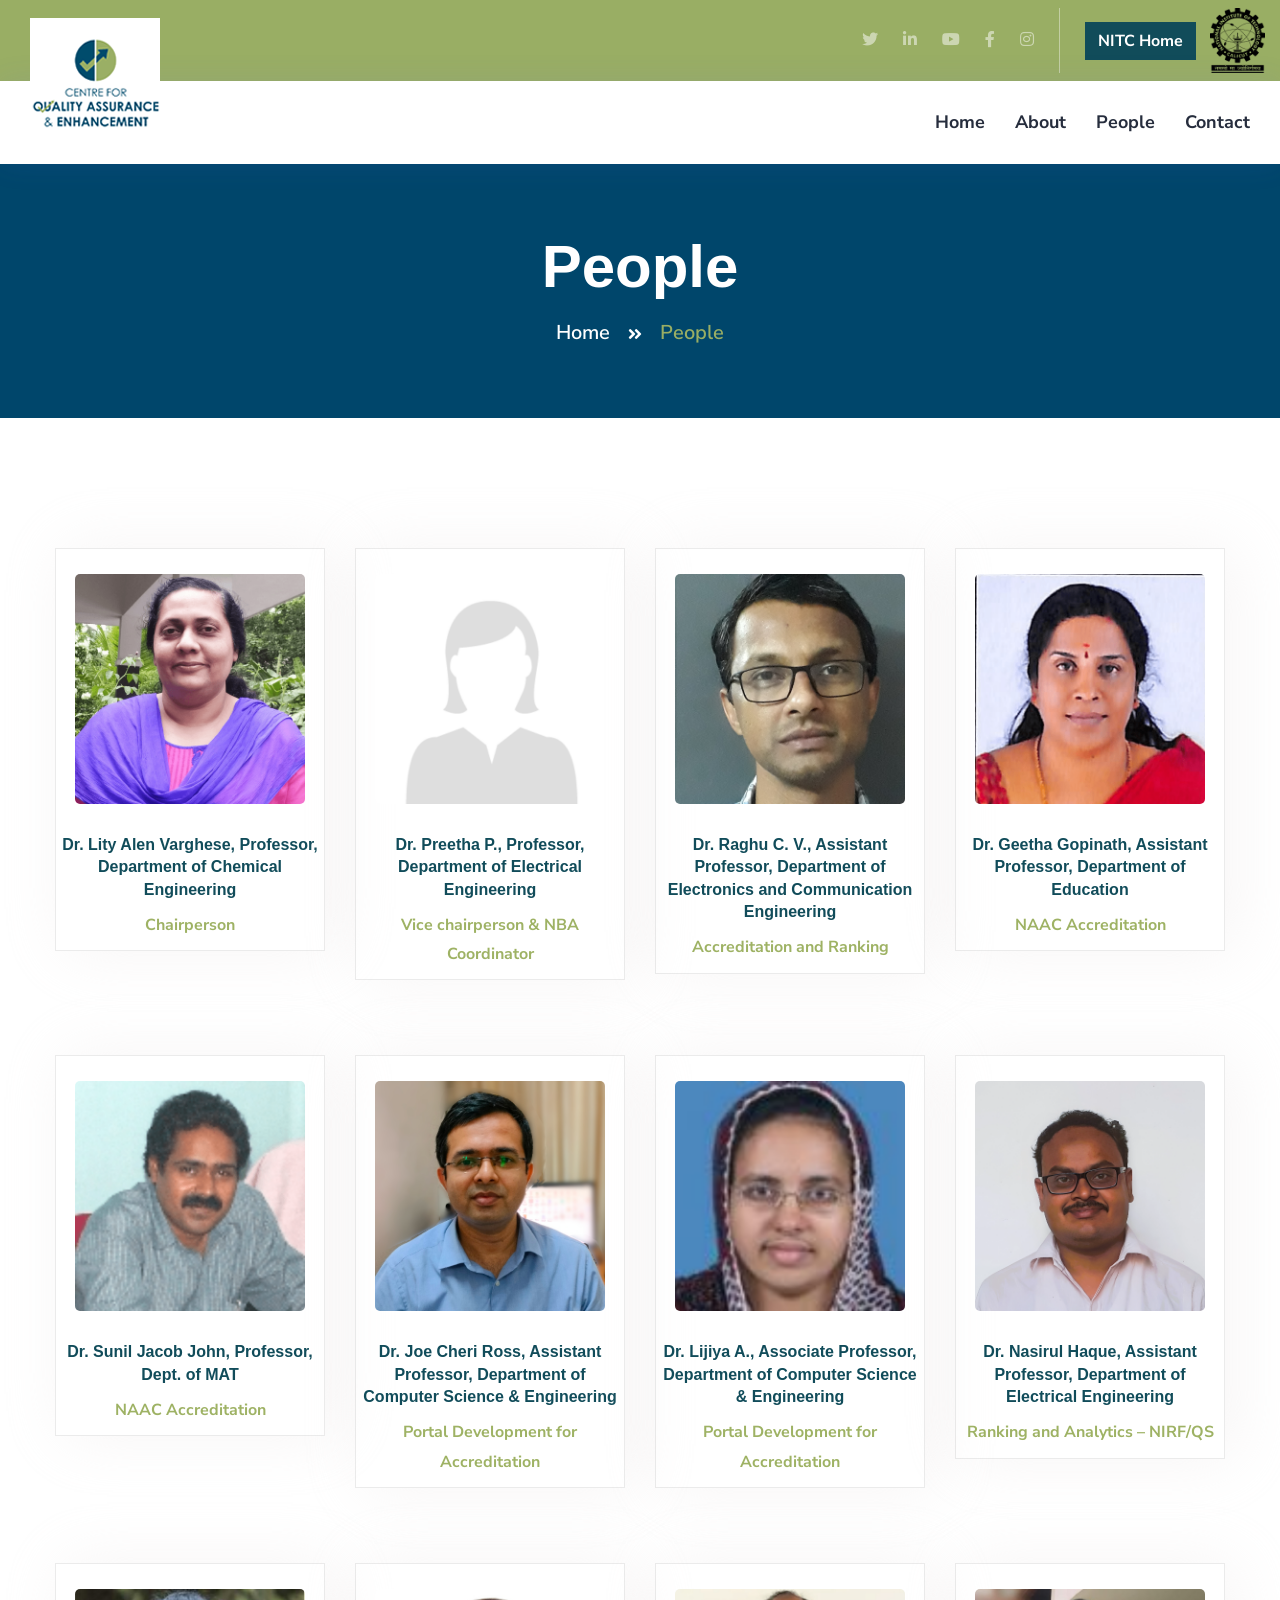
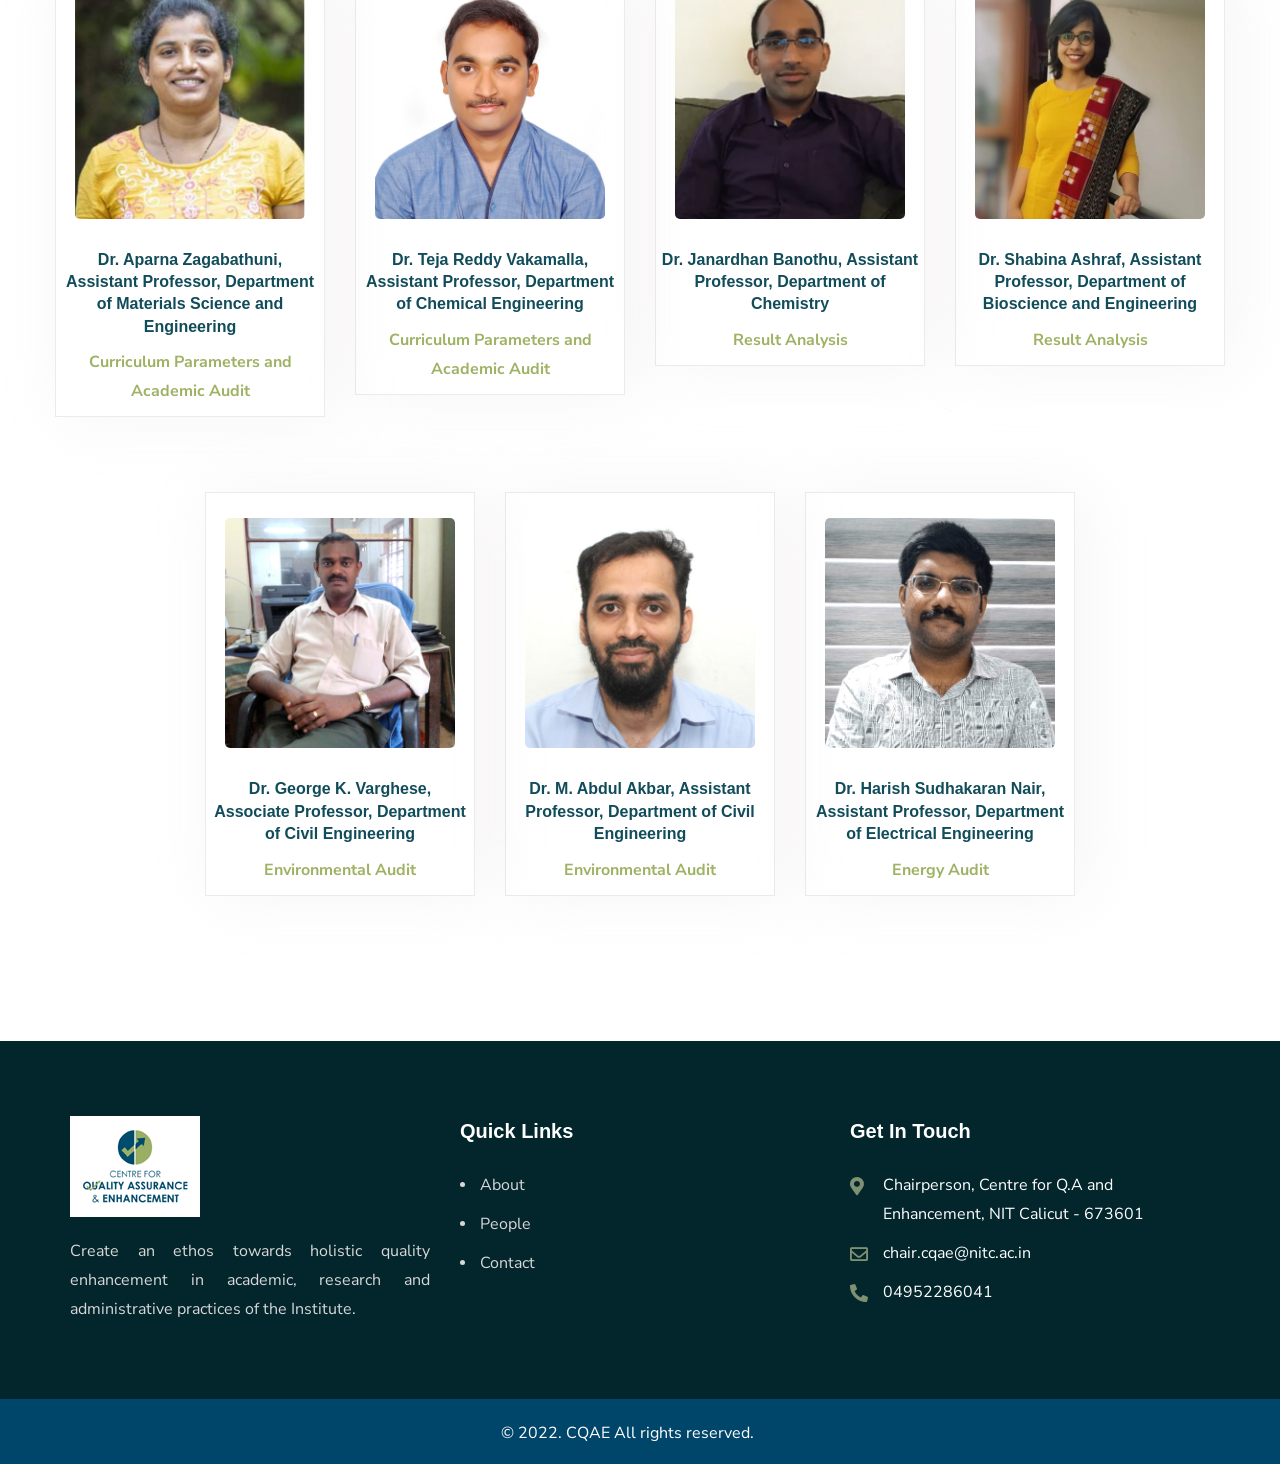
<file: people.php.html>
<!DOCTYPE html>
<html class="no-js" lang="en-us">


<head>
    <meta charset="utf-8">
	   <meta name="viewport" content="width=device-width, initial-scale=1">
<meta name="robots" content="index, follow, max-image-preview:large, max-snippet:-1, max-video-preview:-1">
	<link rel="shortcut icon" type="image/x-icon" href="https://depcent.nitc.ac.in/cqae/assets/images/icon/fav.png">
	<link rel="icon" type="image/x-icon" href="https://depcent.nitc.ac.in/cqae/assets/images/icon/fav.png">
    <title>People - The Centre for Public Relations, Information and Media Exchange (C-PRIME)</title>
  
	<meta name="description" content="The Centre for Public Relations, Information and Media Exchange (C-PRIME) envisions to ensure proper assimilation and dissemination of information about our Institute.. ">
	
	
	<meta property="og:locale" content="en_US">
	<meta property="og:type" content="website"/>

<meta property="og:title" content="People - The Centre for Public Relations, Information and Media Exchange (C-PRIME)" />

<meta property="og:description" content="The Centre for Public Relations, Information and Media Exchange (C-PRIME) envisions to ensure proper assimilation and dissemination of information about our Institute. " />

<meta property="og:image" content="assets/images/logos/clogo.png"/>
<meta property="og:image:width" content="230">
      <meta property="og:image:height" content="230">


<meta property="og:site_name" content="CPRIME"/>


    <!--====== Favicon Icon ======-->
    <link rel="shortcut icon" href="assets/images/logos/fav.png" type="image/x-icon">
    <!--====== Google Fonts ======-->
    
    
    <!--====== Flaticon ======-->
    <link rel="stylesheet" href="assets/css/flaticon.min.css">
    <!--====== Font Awesome ======-->
    <link rel="stylesheet" href="assets/css/font-awesome-5.9.0.min.css">
    <!--====== Bootstrap ======-->
    <link rel="stylesheet" href="assets/css/bootstrap-4.5.3.min.css">
    <!--====== Magnific Popup ======-->
    <link rel="stylesheet" href="assets/css/magnific-popup.min.css">
    <!--====== Nice Select ======-->
    <link rel="stylesheet" href="assets/css/nice-select.min.css">
    <!--====== jQuery UI ======-->
    <link rel="stylesheet" href="assets/css/jquery-ui.min.css">
    <!--====== Animate ======-->
    <link rel="stylesheet" href="assets/css/animate.min.css">
    <!--====== Slick ======-->
    <link rel="stylesheet" href="assets/css/slick.min.css">
    <!--====== Main Style ======-->
    <link rel="stylesheet" href="assets/css/style.css">
    
	
	<style>
	
	
	.instructor-item .image img {
    width: 230px;
    border-radius: 5px;
    margin: 25px 0 15px 0;
}
	.instructor-item .member-description h4 a {
    color: #114c5a;
}

	.instructor-item .member-description {
    -webkit-transition: 0.5s;
    -o-transition: 0.5s;
    transition: 0.5s;
    padding: 0px 5px 10px 5px;
    background: transparent;
}


.instructor-item {
    text-align: center;
    position: relative;
    margin-bottom: 75px;
    border: 1px solid #00000014;
    min-height: 360px;
    box-shadow: 10px 0 60px #f2eeee94;
}
	
	
	
	</style>
	
	
	
	
	
	
	
	
</head>










<body>


    <div class="page-wrapper">


        <!-- main header -->
        <header class="main-header">
            <!-- Header-Top -->
            <div class="header-top bg-lightgreen text-white">
                <div class="container-fluid">
                    <div class="top-inner">
                      
                        <div class="top-right d-flex align-items-center">
                            <div class="social-style-two">
							 <a  target="blank" href="https://twitter.com/nitcofficial"><i class="fab fa-twitter"></i></a>
							  <a  target="blank" href="https://www.linkedin.com/in/national-institute-of-technology-calicut-5336b0229/"><i class="fab fa-linkedin-in"></i></a>
                                <a  target="blank" href="https://www.youtube.com/c/nitcalicutofficialchannel"><i class="fab fa-youtube"></i></a>
                                <a  target="blank" href="https://www.facebook.com/nitcofficial.india"><i class="fab fa-facebook-f"></i></a>
                                <a  target="blank" href="https://www.instagram.com/nitcofficial/"><i class="fab fa-instagram"></i></a>
                              
                            </div>
                            <ul class="top-menu">
                                <li>
								<a class="nitcbtn btn" target="blank" href="https://nitc.ac.in">NITC Home</a>
								<img class="nitclogo" src="assets/images/logos/nitclogo.png" alt="Logo" title="Logo">
								
								</li>
                                
                            </ul>
                        </div>
                    </div>
                </div>
            </div>
            
            <!-- Header-Upper -->
            <div class="header-upper">
                <div class="container-fluid clearfix">

                    <div class="header-inner d-flex align-items-center justify-content-between">
                        <div class="logo-outer d-lg-flex align-items-center">
                            <div class="logo">
							<a href="index.php.html">
							<img src="assets/images/logos/qlogo.png" alt="Logo" title="Logo">
							</a>
							</div>
                          
                        </div>

                        <div class="nav-outer clearfix">
                            <!-- Main Menu -->
                            <nav class="main-menu navbar-expand-lg">
                                <div class="navbar-header">
                                   <div class="mobile-logo  br-10 p-15">
                                       <a href="index.php.html">
                                            <img src="assets/images/logos/qlogo.png" alt="Logo" title="Logo">
                                       </a>
                                   </div>
                                   
                                    <!-- Toggle Button -->
                                    <button type="button" class="navbar-toggle" data-toggle="collapse" data-target=".navbar-collapse">
                                        <span class="icon-bar"></span>
                                        <span class="icon-bar"></span>
                                        <span class="icon-bar"></span>
                                    </button>
                                </div>

                                <div class="navbar-collapse collapse clearfix">
                                    <ul class="navigation clearfix">
									
                                        <li><a href="index.php.html">Home</a>  </li>
										
                                        <li><a href="about.php.html">About</a>
										
										</li>
                                       
										<li><a href="people.php.html">People</a></li>
										
										
										
									
                                   
                                        
                                         <li><a href="contact.php.html">Contact</a> </li>
                                    </ul>
                                </div>

                            </nav>
                            <!-- Main Menu End-->
                        </div>
                        
                      
                    </div>
                </div>
            </div>
            <!--End Header Upper-->
        </header>
              
        <!--Form Back Drop-->
        <div class="form-back-drop"></div>
        
       
       
        <!-- Page Banner Start -->
        <section class="page-banner-area rel z-1 text-white text-center">
            <div class="container">
                <div class="banner-inner rpt-10">
                    <h2 class="page-title ">People</h2>
                    <nav aria-label="breadcrumb">
                        <ol class="breadcrumb">
                            <li class="breadcrumb-item"><a href="index.php.html">Home</a></li>
                            <li class="breadcrumb-item active">People</li>
                        </ol>
                    </nav>
                </div>
            </div>
           
        </section>
        <!-- Page Banner End -->
        
       
          <!-- Instructors Section Start -->
       <section class="instructors-page pt-130 rpt-100 pb-70 rpb-40">
            <div class="container">
                <div class="row justify-content-center">
                  
                    <div class="col-lg-3 col-md-4 col-sm-6">
                        <div class="instructor-item">
                            <div class="image">
                                <img src="people/lity.png" alt="Team Member">
                            </div>
                            <div class="member-description">
                                <h4>
								<a href="https://nitc.ac.in/department/chemical-engineering/faculty-and-staff/faculty/fb82981e-4e91-4777-ac73-27a2067c031e">Dr. Lity Alen Varghese, Professor, Department of Chemical Engineering</a>
								</h4>
                                <span>Chairperson</span>
                               
                              
                            </div>
                        </div>
                    </div>
                   
               
		<div class="col-lg-3 col-md-4 col-sm-6">
                        <div class="instructor-item">
                            <div class="image">
                                <img src="people/avatarf.png" alt="Team Member">
                            </div>
                            <div class="member-description">
                                <h4>
									<a href="https://nitc.ac.in/department/electrical-engineering/faculty-and-staff/faculty/d8f0a408-4fef-4738-aa36-a09434872961">Dr. Preetha P., Professor, Department of Electrical Engineering</a>
									</h4>
                                <span>Vice chairperson & NBA Coordinator</span>
                               
                              
                            </div>
                        </div>
                    </div>
			   
			   
			   
               <!-- <div class="col-lg-3 col-md-4 col-sm-6">
                        <div class="instructor-item">
                            <div class="image">
                                <img src="people/sasik.png" alt="Team Member">
                            </div>
                            <div class="member-description">
                                <h4>
									<a href="https://nitc.ac.in/department/civil-engineering/faculty-and-staff/faculty/a516e1e4-7d97-4305-8ece-ec042636259e">Dr. A. P. Shashikala, Professor (HAG) CED</a>
									</h4>
                                <span>NBA Coordinator</span>
                               
                              
                            </div>
                        </div>
                    </div>-->
					
					
					<div class="col-lg-3 col-md-4 col-sm-6">
                        <div class="instructor-item">
                            <div class="image">
                                <img src="people/raghu.png" alt="Team Member">
                            </div>
                            <div class="member-description">
                                <h4>
								<a href="https://nitc.ac.in/department/electronics-amp-communication-engineering/faculty-and-staff/faculty/68b7ebc7-541e-4b9d-99ce-51c434accfae">
								Dr. Raghu C. V., Assistant Professor, Department of Electronics and Communication Engineering </a>
									</h4>
                                <span>Accreditation and Ranking</span>
                               
                              
                            </div>
                        </div>
                    </div>
					
					
			<div class="col-lg-3 col-md-4 col-sm-6">
                        <div class="instructor-item">
                            <div class="image">
                                <img src="people/geetha.png" alt="Team Member">
                            </div>
                            <div class="member-description">
                                <h4>
									<a href="https://nitc.ac.in/department/department-of-education/faculty-and-staff/faculty/f2d2ac83-ae7c-4dd7-ad62-d0e22d6dba9e">
									Dr. Geetha Gopinath, Assistant Professor, Department of Education</a>
									</h4>
                                <span>NAAC Accreditation</span>
                               
                              
                            </div>
                        </div>
                    </div>
					
					
					<div class="col-lg-3 col-md-4 col-sm-6">
                        <div class="instructor-item">
                            <div class="image">
                                <img src="people/sunil.png" alt="Team Member">
                            </div>
                            <div class="member-description">
                                <h4>
									<a href="https://nitc.ac.in/department/mathematics/faculty-and-staff/faculty/8a8c8a75-0863-40e6-b5c4-972a45f6336d">
									Dr. Sunil Jacob John, Professor, Dept. of MAT</a>
									</h4>
                                <span>NAAC Accreditation</span>
                               
                              
                            </div>
                        </div>
                    </div>
					
					
					
					
					
					<div class="col-lg-3 col-md-4 col-sm-6">
                        <div class="instructor-item">
                            <div class="image">
                                <img src="people/joe.png" alt="Team Member">
                            </div>
                            <div class="member-description">
                                <h4>
									<a href="https://nitc.ac.in/department/computer-science-amp-engineering/faculty-and-staff/faculty/8270cb9a-7109-459d-9f2f-7eb1fa0c6175">
									Dr. Joe Cheri Ross, Assistant Professor, Department of Computer Science & Engineering</a>
									</h4>
                                <span>Portal Development for Accreditation</span>
                               
                              
                            </div>
                        </div>
                    </div>
					
					
					
					<div class="col-lg-3 col-md-4 col-sm-6">
                        <div class="instructor-item">
                            <div class="image">
                                <img src="people/lijiya.png" alt="Team Member">
                            </div>
                            <div class="member-description">
                                <h4>
									<a href="https://nitc.ac.in/department/computer-science-amp-engineering/faculty-and-staff/faculty/ae63cdcc-ed80-455a-80d2-73b91420d290">
									Dr. Lijiya A., Associate Professor, Department of Computer Science & Engineering</a>
									</h4>
                                <span>Portal Development for Accreditation</span>
                               
                              
                            </div>
                        </div>
                    </div>
					
					
					<div class="col-lg-3 col-md-4 col-sm-6">
                        <div class="instructor-item">
                            <div class="image">
                                <img src="people/nasril.png" alt="Team Member">
                            </div>
                            <div class="member-description">
                                <h4>
									<a href="https://nitc.ac.in/department/electrical-engineering/faculty-and-staff/faculty/77c5a0ee-6e50-4368-be37-275ddab61a6e">
									Dr. Nasirul Haque, Assistant Professor, Department of Electrical Engineering</a>
									</h4>
                                <span>Ranking and Analytics – NIRF/QS</span>
                               
                              
                            </div>
                        </div>
                    </div>
					
					
					
					<div class="col-lg-3 col-md-4 col-sm-6">
                        <div class="instructor-item">
                            <div class="image">
                                <img src="people/aparna.png" alt="Team Member">
                            </div>
                            <div class="member-description">
                                <h4>
									<a href="https://nitc.ac.in/department/materials-science-and-engineering/faculty-and-staff/faculty/c5834f28-09d2-492e-8049-f78cbbbb2b16">
									Dr. Aparna Zagabathuni, Assistant Professor, Department of Materials Science and Engineering</a>
									</h4>
                                <span>Curriculum Parameters and Academic Audit</span>
                               
                              
                            </div>
                        </div>
                    </div>
					
					
						<div class="col-lg-3 col-md-4 col-sm-6">
                        <div class="instructor-item">
                            <div class="image">
                                <img src="people/teja.png" alt="Team Member">
                            </div>
                            <div class="member-description">
                                <h4>
									<a href="https://nitc.ac.in/department/chemical-engineering/faculty-and-staff/faculty/bf8bd476-60e0-42a7-b0cd-45e1e58c0c70">
									Dr. Teja Reddy Vakamalla, Assistant Professor, Department of Chemical Engineering</a>
									</h4>
                                <span>Curriculum Parameters and Academic Audit</span>
                               
                              
                            </div>
                        </div>
                    </div>
					
					<div class="col-lg-3 col-md-4 col-sm-6">
                        <div class="instructor-item">
                            <div class="image">
                                <img src="people/jana.png" alt="Team Member">
                            </div>
                            <div class="member-description">
                                <h4>
									<a href="https://nitc.ac.in/department/chemistry/faculty-and-staff/faculty/7cc11302-aa6f-41f1-baa6-d781397afe36">
									Dr. Janardhan Banothu, Assistant Professor, Department of Chemistry</a>
									</h4>
                             <span>Result Analysis</span>
                               
                              
                            </div>
                        </div>
                    </div>
					
					<div class="col-lg-3 col-md-4 col-sm-6">
                        <div class="instructor-item">
                            <div class="image">
                                <img src="people/shabina.png" alt="Team Member">
                            </div>
                            <div class="member-description">
                                <h4>
									<a href="https://nitc.ac.in/department/bioscience-and-engineering/faculty-and-staff/faculty/6751f34a-bf38-40b0-81ce-dbbf9e4c75f3">
									Dr. Shabina Ashraf, Assistant Professor, Department of Bioscience and Engineering</a>
									</h4>
                             <span>Result Analysis</span>
                               
                              
                            </div>
                        </div>
                    </div>
					
					
					<div class="col-lg-3 col-md-4 col-sm-6">
                        <div class="instructor-item">
                            <div class="image">
                                <img src="people/geo.png" alt="Team Member">
                            </div>
                            <div class="member-description">
                                <h4>
									<a href="https://nitc.ac.in/department/civil-engineering/faculty-and-staff/faculty/6a8d1e0d-b6d1-4216-8847-483c238f01ce">
									Dr. George K. Varghese, Associate Professor, Department of Civil Engineering</a>
									</h4>
                             <span>Environmental Audit</span>
                               
                              
                            </div>
                        </div>
                    </div>
					
					
				
					<div class="col-lg-3 col-md-4 col-sm-6">
                        <div class="instructor-item">
                            <div class="image">
                                <img src="people/abdul.png" alt="Team Member">
                            </div>
                            <div class="member-description">
                                <h4>
									<a href="https://nitc.ac.in/department/civil-engineering/faculty-and-staff/faculty/796730fb-878d-49f9-8bed-bcae4f45fc80">
									Dr. M. Abdul Akbar, Assistant Professor, Department of Civil Engineering</a>
									</h4>
                             <span>Environmental Audit</span>
                               
                              
                            </div>
                        </div>
                    </div>
					
					
					
					
					
					
					<div class="col-lg-3 col-md-4 col-sm-6">
                        <div class="instructor-item">
                            <div class="image">
                                <img src="people/harish.png" alt="Team Member">
                            </div>
                            <div class="member-description">
                                <h4>
									<a href="https://nitc.ac.in/department/electrical-engineering/faculty-and-staff/faculty/4ad70de7-1453-463a-a23c-3ea123ae58f0">
									Dr. Harish Sudhakaran Nair, Assistant Professor, Department of Electrical Engineering</a>
									</h4>
                             <span>Energy Audit</span>
                               
                              
                            </div>
                        </div>
                    </div>
					
					
					
					
					
				
					
				
					
					
					
					
					</div>
            </div>
        </section>
        <!-- Instructors Section End -->
        


        
       
         <!-- Footer Area Start -->
        <footer class="main-footer bg-dark text-white pt-75">
            <div class="container">
                
				
				<div class="row mx-auto">
                    <div class="col-md-4">
                        <div class="footer-widget about-widget">
                            
<img src="assets/images/logos/qaelogo.png" alt="Logo" title="Logo">
                            <p class="text-justify pt-20">Create an ethos towards holistic quality enhancement in academic, research and administrative practices of the Institute.</p>
                            
                            
                        </div>
                    </div>
                    
                    <div class="col-md-4">
                        <div class="footer-widget menu-widget">
                            <h5 class="footer-title">Quick Links</h5>
                            <ul>
                                <li><a href="about.php.html">About</a></li>
                                   <li><a href="people.php.html">People</a></li>
								     <li><a href="contact.php.html">Contact</a></li>
                               
                            </ul>
                        </div>
                    </div>
					
					 
                    
                <div class="col-md-4">
                        <div class="footer-widget contact-info-widget">
                                    <h5 class="footer-title">Get In Touch</h5>
                                    <ul>
                                        <li><i class="fas fa-map-marker-alt"></i>	Chairperson, Centre for Q.A and Enhancement, NIT Calicut - 673601</li>
                                        <li><i class="far fa-envelope"></i> 
										<a href="mailto:chair.cqae@nitc.ac.in">   chair.cqae@nitc.ac.in</a>
</li>
                                        <li><i class="fas fa-phone-alt"></i>
										<a href="tel:04952286041">04952286041</a>
										</li>
                                        
                                    </ul>
                               
                           
                                </div>
                    </div></div>
				
				
            </div>
            <div class="copyright-area  rel">
                <div class="container">
                    <div class="copyright-inner">
                        <p>© 2022.  <a href="index.php.html">CQAE</a> All rights reserved.</p>
                        
                    </div>
                </div>
                <!-- Scroll Top Button -->
                <button class="scroll-top scroll-to-target" data-target="html"><span class="fas fa-angle-double-up"></span></button>
            </div>
        </footer>
        <!-- Footer Area End -->        
    </div>
    <!--End pagewrapper-->
    
    
    <!--====== Jquery ======-->
    <script src="assets/js/jquery-3.6.0.min.js"></script>
    <!--====== Bootstrap ======-->
    <script src="assets/js/bootstrap.min.js"></script>
    <!--====== Appear Js ======-->
    <script src="assets/js/appear.min.js"></script>
    <!--====== Slick ======-->
    <script src="assets/js/slick.min.js"></script>
    <!--====== jQuery UI ======-->
    <script src="assets/js/jquery-ui.min.js"></script>
  
    <!--====== Nice Select ======-->
    <script src="assets/js/jquery.nice-select.min.js"></script>
    <!--====== Magnific Popup ======-->
    <script src="assets/js/jquery.magnific-popup.min.js"></script>
    <!--  WOW Animation -->
    <script src="assets/js/wow.min.js"></script>
    <!-- Custom script -->
    <script src="assets/js/script.js"></script>
    

</body>


</html>
</file>
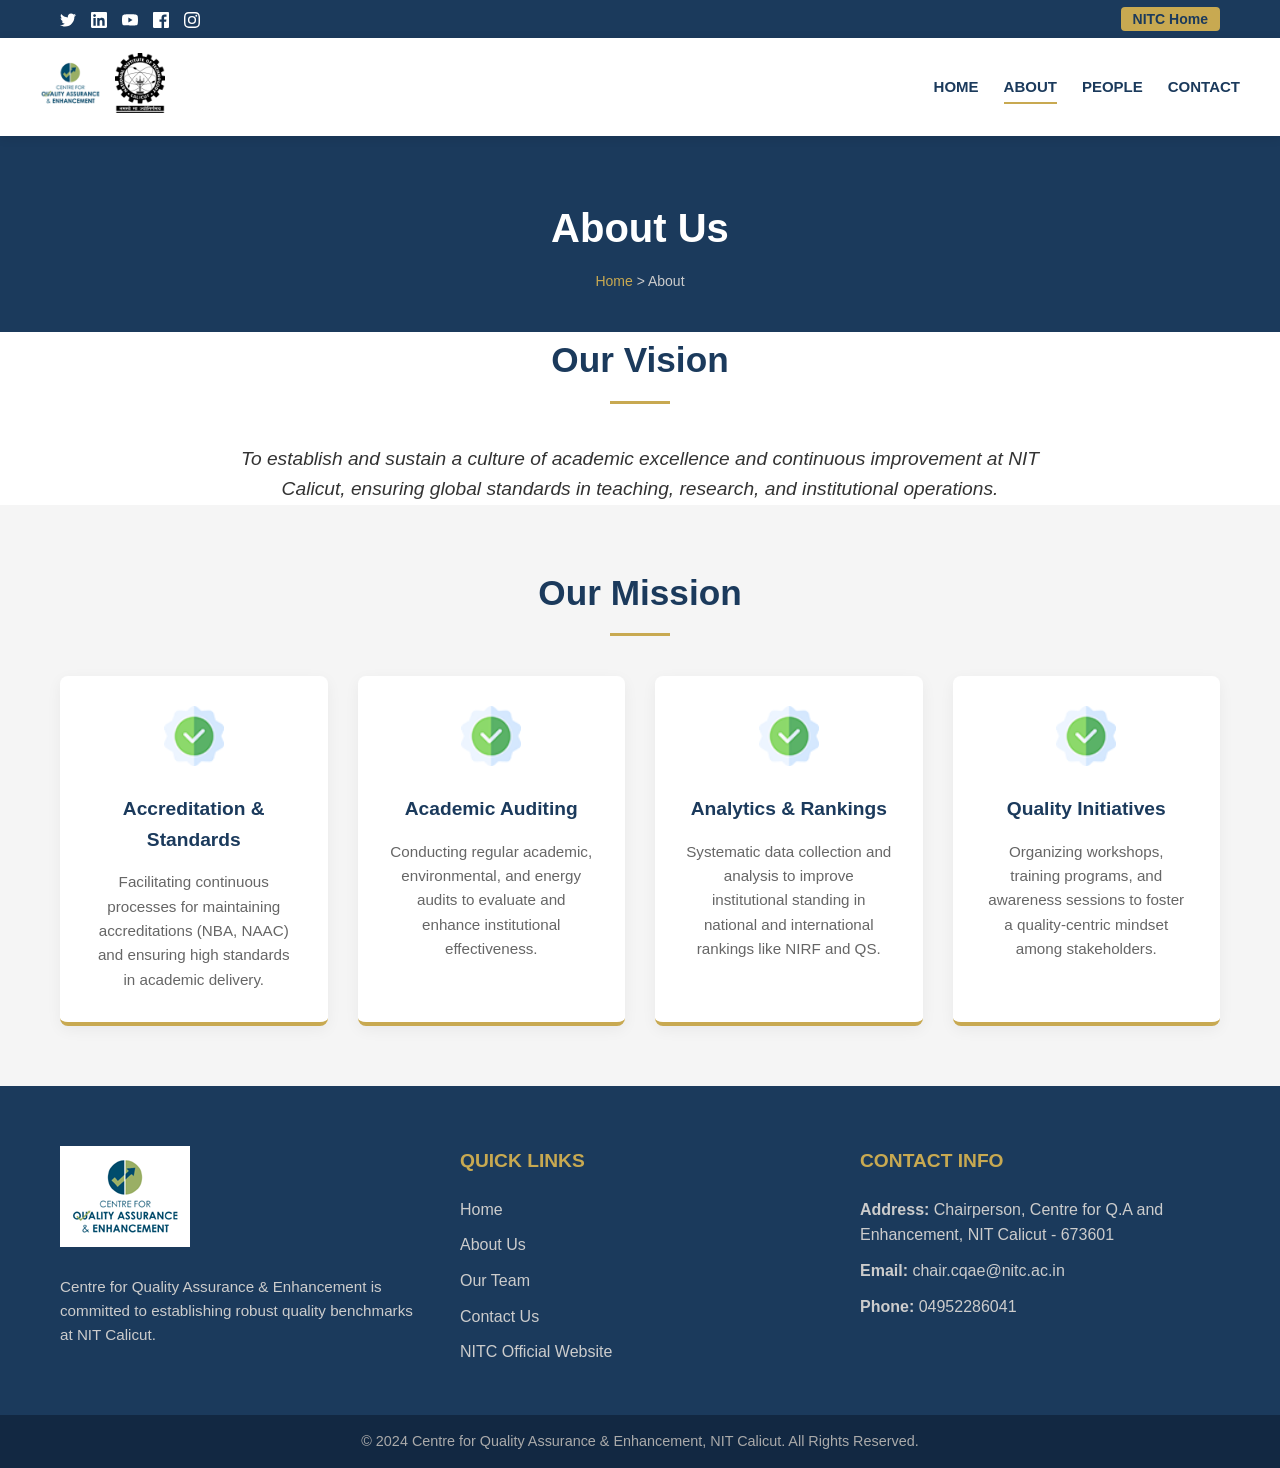
<file: revamp-classic/about.html>
<!DOCTYPE html>
<html lang="en">
<head>
  <meta charset="UTF-8">
  <meta name="viewport" content="width=device-width, initial-scale=1.0">
  <title>About Us - Centre for Quality Assurance & Enhancement | NIT Calicut</title>
  <link rel="stylesheet" href="style.css">
</head>
<body>

  <!-- Top Bar -->
  <div class="top-bar">
    <div class="container">
      <div class="social-links">
        <a href="https://twitter.com/nitcofficial" target="_blank" aria-label="Twitter">
          <svg viewBox="0 0 24 24"><path d="M24 4.557c-.883.392-1.832.656-2.828.775 1.017-.609 1.798-1.574 2.165-2.724-.951.564-2.005.974-3.127 1.195-.897-.957-2.178-1.555-3.594-1.555-3.179 0-5.515 2.966-4.797 6.045-4.091-.205-7.719-2.165-10.148-5.144-1.29 2.213-.669 5.108 1.523 6.574-.806-.026-1.566-.247-2.229-.616-.054 2.281 1.581 4.415 3.949 4.89-.693.188-1.452.232-2.224.084.626 1.956 2.444 3.379 4.6 3.419-2.07 1.623-4.678 2.348-7.29 2.04 2.179 1.397 4.768 2.212 7.548 2.212 9.142 0 14.307-7.721 13.995-14.646.962-.695 1.797-1.562 2.457-2.549z"/></svg>
        </a>
        <a href="https://www.linkedin.com/in/national-institute-of-technology-calicut-5336b0229/" target="_blank" aria-label="LinkedIn">
          <svg viewBox="0 0 24 24"><path d="M20.447 20.452h-3.554v-5.569c0-1.328-.027-3.037-1.852-3.037-1.853 0-2.136 1.445-2.136 2.939v5.667H9.351V9h3.414v1.561h.046c.477-.9 1.637-1.85 3.37-1.85 3.601 0 4.267 2.37 4.267 5.455v6.286zM5.337 7.433c-1.144 0-2.063-.926-2.063-2.065 0-1.138.92-2.063 2.063-2.063 1.14 0 2.064.925 2.064 2.063 0 1.139-.925 2.065-2.064 2.065zm1.782 13.019H3.555V9h3.564v11.452zM22.225 0H1.771C.792 0 0 .774 0 1.729v20.542C0 23.227.792 24 1.771 24h20.451C23.2 24 24 23.227 24 22.271V1.729C24 .774 23.2 0 22.222 0h.003z"/></svg>
        </a>
        <a href="https://www.youtube.com/c/nitcalicutofficialchannel" target="_blank" aria-label="YouTube">
          <svg viewBox="0 0 24 24"><path d="M23.498 6.186a3.016 3.016 0 0 0-2.122-2.136C19.505 3.5 12 3.5 12 3.5s-7.505 0-9.377.55a3.015 3.015 0 0 0-2.122 2.136C0 8.07 0 12 0 12s0 3.93.501 5.814a3.016 3.016 0 0 0 2.122 2.136c1.871.55 9.377.55 9.377.55s7.505 0 9.377-.55a3.015 3.015 0 0 0 2.122-2.136C24 15.93 24 12 24 12s0-3.93-.502-5.814zM9.545 15.568V8.432L15.818 12l-6.273 3.568z"/></svg>
        </a>
        <a href="https://www.facebook.com/nitcofficial.india" target="_blank" aria-label="Facebook">
          <svg viewBox="0 0 24 24"><path d="M22.675 0h-21.35c-.732 0-1.325.593-1.325 1.325v21.351c0 .731.593 1.324 1.325 1.324h11.495v-9.294h-3.128v-3.622h3.128v-2.671c0-3.1 1.893-4.788 4.659-4.788 1.325 0 2.463.099 2.795.143v3.24l-1.918.001c-1.504 0-1.795.715-1.795 1.763v2.312h3.587l-.467 3.622h-3.12v9.293h6.116c.73 0 1.323-.593 1.323-1.325v-21.35c0-.732-.593-1.325-1.325-1.325z"/></svg>
        </a>
        <a href="https://www.instagram.com/nitcofficial/" target="_blank" aria-label="Instagram">
          <svg viewBox="0 0 24 24"><path d="M12 2.163c3.204 0 3.584.012 4.85.07 3.252.148 4.771 1.691 4.919 4.919.058 1.265.069 1.645.069 4.849 0 3.205-.012 3.584-.069 4.849-.149 3.225-1.664 4.771-4.919 4.919-1.266.058-1.644.07-4.85.07-3.204 0-3.584-.012-4.849-.07-3.26-.149-4.771-1.699-4.919-4.92-.058-1.265-.07-1.644-.07-4.849 0-3.204.013-3.583.07-4.849.149-3.227 1.664-4.771 4.919-4.919 1.266-.057 1.645-.069 4.849-.069zM12 0C8.741 0 8.333.014 7.053.072 2.695.272.273 2.69.073 7.052.014 8.333 0 8.741 0 12c0 3.259.014 3.668.072 4.948.2 4.358 2.618 6.78 6.98 6.98C8.333 23.986 8.741 24 12 24c3.259 0 3.668-.014 4.948-.072 4.354-.2 6.782-2.618 6.979-6.98.059-1.28.073-1.689.073-4.948 0-3.259-.014-3.667-.072-4.947-.196-4.354-2.617-6.78-6.979-6.98C15.668.014 15.259 0 12 0zm0 5.838a6.162 6.162 0 100 12.324 6.162 6.162 0 000-12.324zM12 16a4 4 0 110-8 4 4 0 010 8zm6.406-11.845a1.44 1.44 0 100 2.881 1.44 1.44 0 000-2.881z"/></svg>
        </a>
      </div>
      <div>
        <a href="https://nitc.ac.in" class="nitc-home-btn" target="_blank">NITC Home</a>
      </div>
    </div>
  </div>

  <!-- Header -->
  <header>
    <div class="container main-header">
      <div class="logo-container">
        <a href="index.html">
          <img src="assets/images/logos/qlogo.png" alt="CQAE Logo">
        </a>
        <a href="https://nitc.ac.in">
          <img src="assets/images/logos/nitclogo.png" alt="NITC Logo">
        </a>
      </div>
      
      <input type="checkbox" id="menu-checkbox">
      <label for="menu-checkbox" class="menu-toggle">
        <div class="hamburger">
          <span></span>
          <span></span>
          <span></span>
        </div>
      </label>
      
      <nav class="nav-links">
        <a href="index.html">Home</a>
        <a href="about.html" class="active">About</a>
        <a href="people.html">People</a>
        <a href="contact.html">Contact</a>
      </nav>
    </div>
  </header>

  <!-- Page Banner -->
  <div class="page-banner">
    <div class="container">
      <h1>About Us</h1>
      <div class="breadcrumb">
        <a href="index.html">Home</a> &gt; About
      </div>
    </div>
  </div>

  <!-- Vision Section -->
  <section class="container">
    <h2 class="section-title">Our Vision</h2>
    <p class="vision-text">To establish and sustain a culture of academic excellence and continuous improvement at NIT Calicut, ensuring global standards in teaching, research, and institutional operations.</p>
  </section>

  <!-- Mission Section -->
  <section class="bg-light">
    <div class="container">
      <h2 class="section-title">Our Mission</h2>
      <div class="mission-grid">
        <div class="mission-card">
          <img src="assets/images/features/icon2.png" alt="Mission Icon">
          <h3>Accreditation & Standards</h3>
          <p>Facilitating continuous processes for maintaining accreditations (NBA, NAAC) and ensuring high standards in academic delivery.</p>
        </div>
        <div class="mission-card">
          <img src="assets/images/features/icon2.png" alt="Mission Icon">
          <h3>Academic Auditing</h3>
          <p>Conducting regular academic, environmental, and energy audits to evaluate and enhance institutional effectiveness.</p>
        </div>
        <div class="mission-card">
          <img src="assets/images/features/icon2.png" alt="Mission Icon">
          <h3>Analytics & Rankings</h3>
          <p>Systematic data collection and analysis to improve institutional standing in national and international rankings like NIRF and QS.</p>
        </div>
        <div class="mission-card">
          <img src="assets/images/features/icon2.png" alt="Mission Icon">
          <h3>Quality Initiatives</h3>
          <p>Organizing workshops, training programs, and awareness sessions to foster a quality-centric mindset among stakeholders.</p>
        </div>
      </div>
    </div>
  </section>

  <!-- Footer -->
  <footer>
    <div class="container footer-grid">
      <div class="footer-col">
        <img src="assets/images/logos/qaelogo.png" alt="CQAE Logo" class="footer-logo">
        <p style="color: #ccc; font-size: 0.95rem;">Centre for Quality Assurance & Enhancement is committed to establishing robust quality benchmarks at NIT Calicut.</p>
      </div>
      <div class="footer-col">
        <h3>Quick Links</h3>
        <ul class="footer-links">
          <li><a href="index.html">Home</a></li>
          <li><a href="about.html">About Us</a></li>
          <li><a href="people.html">Our Team</a></li>
          <li><a href="contact.html">Contact Us</a></li>
          <li><a href="https://nitc.ac.in" target="_blank">NITC Official Website</a></li>
        </ul>
      </div>
      <div class="footer-col footer-contact">
        <h3>Contact Info</h3>
        <p><strong>Address:</strong> Chairperson, Centre for Q.A and Enhancement, NIT Calicut - 673601</p>
        <p><strong>Email:</strong> <a href="mailto:chair.cqae@nitc.ac.in" style="color: #ccc;">chair.cqae@nitc.ac.in</a></p>
        <p><strong>Phone:</strong> 04952286041</p>
      </div>
    </div>
    <div class="copyright">
      <p>&copy; 2024 Centre for Quality Assurance & Enhancement, NIT Calicut. All Rights Reserved.</p>
    </div>
  </footer>

</body>
</html>
</file>
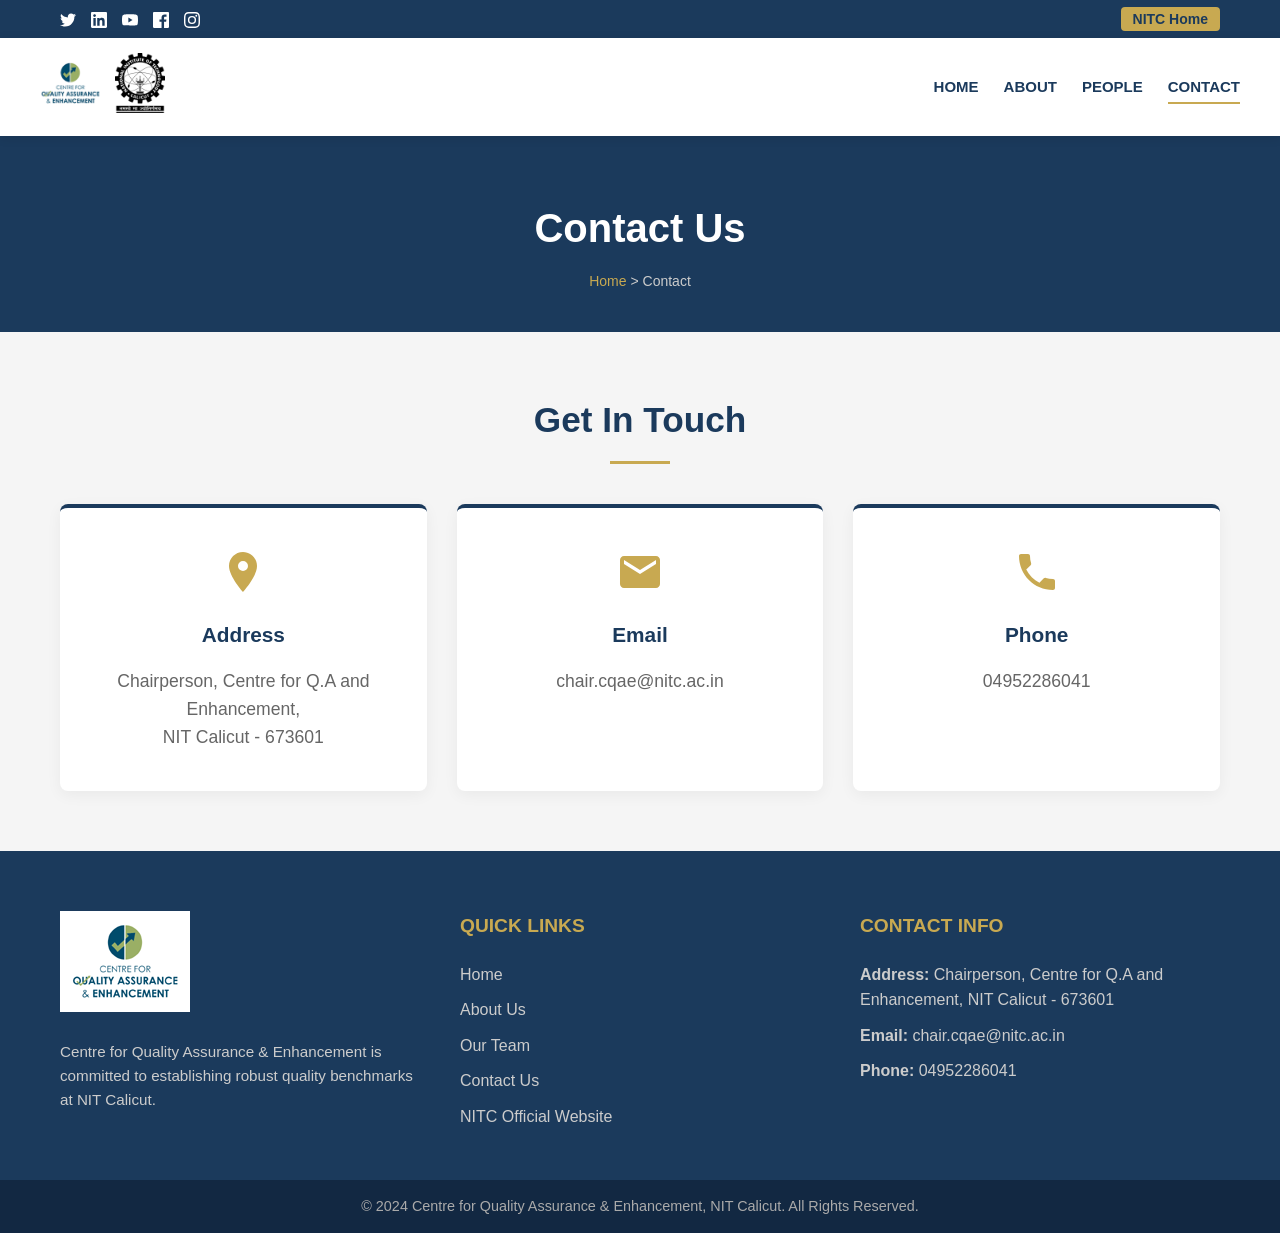
<file: revamp-classic/contact.html>
<!DOCTYPE html>
<html lang="en">
<head>
  <meta charset="UTF-8">
  <meta name="viewport" content="width=device-width, initial-scale=1.0">
  <title>Contact - Centre for Quality Assurance & Enhancement | NIT Calicut</title>
  <link rel="stylesheet" href="style.css">
</head>
<body>

  <!-- Top Bar -->
  <div class="top-bar">
    <div class="container">
      <div class="social-links">
        <a href="https://twitter.com/nitcofficial" target="_blank" aria-label="Twitter">
          <svg viewBox="0 0 24 24"><path d="M24 4.557c-.883.392-1.832.656-2.828.775 1.017-.609 1.798-1.574 2.165-2.724-.951.564-2.005.974-3.127 1.195-.897-.957-2.178-1.555-3.594-1.555-3.179 0-5.515 2.966-4.797 6.045-4.091-.205-7.719-2.165-10.148-5.144-1.29 2.213-.669 5.108 1.523 6.574-.806-.026-1.566-.247-2.229-.616-.054 2.281 1.581 4.415 3.949 4.89-.693.188-1.452.232-2.224.084.626 1.956 2.444 3.379 4.6 3.419-2.07 1.623-4.678 2.348-7.29 2.04 2.179 1.397 4.768 2.212 7.548 2.212 9.142 0 14.307-7.721 13.995-14.646.962-.695 1.797-1.562 2.457-2.549z"/></svg>
        </a>
        <a href="https://www.linkedin.com/in/national-institute-of-technology-calicut-5336b0229/" target="_blank" aria-label="LinkedIn">
          <svg viewBox="0 0 24 24"><path d="M20.447 20.452h-3.554v-5.569c0-1.328-.027-3.037-1.852-3.037-1.853 0-2.136 1.445-2.136 2.939v5.667H9.351V9h3.414v1.561h.046c.477-.9 1.637-1.85 3.37-1.85 3.601 0 4.267 2.37 4.267 5.455v6.286zM5.337 7.433c-1.144 0-2.063-.926-2.063-2.065 0-1.138.92-2.063 2.063-2.063 1.14 0 2.064.925 2.064 2.063 0 1.139-.925 2.065-2.064 2.065zm1.782 13.019H3.555V9h3.564v11.452zM22.225 0H1.771C.792 0 0 .774 0 1.729v20.542C0 23.227.792 24 1.771 24h20.451C23.2 24 24 23.227 24 22.271V1.729C24 .774 23.2 0 22.222 0h.003z"/></svg>
        </a>
        <a href="https://www.youtube.com/c/nitcalicutofficialchannel" target="_blank" aria-label="YouTube">
          <svg viewBox="0 0 24 24"><path d="M23.498 6.186a3.016 3.016 0 0 0-2.122-2.136C19.505 3.5 12 3.5 12 3.5s-7.505 0-9.377.55a3.015 3.015 0 0 0-2.122 2.136C0 8.07 0 12 0 12s0 3.93.501 5.814a3.016 3.016 0 0 0 2.122 2.136c1.871.55 9.377.55 9.377.55s7.505 0 9.377-.55a3.015 3.015 0 0 0 2.122-2.136C24 15.93 24 12 24 12s0-3.93-.502-5.814zM9.545 15.568V8.432L15.818 12l-6.273 3.568z"/></svg>
        </a>
        <a href="https://www.facebook.com/nitcofficial.india" target="_blank" aria-label="Facebook">
          <svg viewBox="0 0 24 24"><path d="M22.675 0h-21.35c-.732 0-1.325.593-1.325 1.325v21.351c0 .731.593 1.324 1.325 1.324h11.495v-9.294h-3.128v-3.622h3.128v-2.671c0-3.1 1.893-4.788 4.659-4.788 1.325 0 2.463.099 2.795.143v3.24l-1.918.001c-1.504 0-1.795.715-1.795 1.763v2.312h3.587l-.467 3.622h-3.12v9.293h6.116c.73 0 1.323-.593 1.323-1.325v-21.35c0-.732-.593-1.325-1.325-1.325z"/></svg>
        </a>
        <a href="https://www.instagram.com/nitcofficial/" target="_blank" aria-label="Instagram">
          <svg viewBox="0 0 24 24"><path d="M12 2.163c3.204 0 3.584.012 4.85.07 3.252.148 4.771 1.691 4.919 4.919.058 1.265.069 1.645.069 4.849 0 3.205-.012 3.584-.069 4.849-.149 3.225-1.664 4.771-4.919 4.919-1.266.058-1.644.07-4.85.07-3.204 0-3.584-.012-4.849-.07-3.26-.149-4.771-1.699-4.919-4.92-.058-1.265-.07-1.644-.07-4.849 0-3.204.013-3.583.07-4.849.149-3.227 1.664-4.771 4.919-4.919 1.266-.057 1.645-.069 4.849-.069zM12 0C8.741 0 8.333.014 7.053.072 2.695.272.273 2.69.073 7.052.014 8.333 0 8.741 0 12c0 3.259.014 3.668.072 4.948.2 4.358 2.618 6.78 6.98 6.98C8.333 23.986 8.741 24 12 24c3.259 0 3.668-.014 4.948-.072 4.354-.2 6.782-2.618 6.979-6.98.059-1.28.073-1.689.073-4.948 0-3.259-.014-3.667-.072-4.947-.196-4.354-2.617-6.78-6.979-6.98C15.668.014 15.259 0 12 0zm0 5.838a6.162 6.162 0 100 12.324 6.162 6.162 0 000-12.324zM12 16a4 4 0 110-8 4 4 0 010 8zm6.406-11.845a1.44 1.44 0 100 2.881 1.44 1.44 0 000-2.881z"/></svg>
        </a>
      </div>
      <div>
        <a href="https://nitc.ac.in" class="nitc-home-btn" target="_blank">NITC Home</a>
      </div>
    </div>
  </div>

  <!-- Header -->
  <header>
    <div class="container main-header">
      <div class="logo-container">
        <a href="index.html">
          <img src="assets/images/logos/qlogo.png" alt="CQAE Logo">
        </a>
        <a href="https://nitc.ac.in">
          <img src="assets/images/logos/nitclogo.png" alt="NITC Logo">
        </a>
      </div>
      
      <input type="checkbox" id="menu-checkbox">
      <label for="menu-checkbox" class="menu-toggle">
        <div class="hamburger">
          <span></span>
          <span></span>
          <span></span>
        </div>
      </label>
      
      <nav class="nav-links">
        <a href="index.html">Home</a>
        <a href="about.html">About</a>
        <a href="people.html">People</a>
        <a href="contact.html" class="active">Contact</a>
      </nav>
    </div>
  </header>

  <!-- Page Banner -->
  <div class="page-banner">
    <div class="container">
      <h1>Contact Us</h1>
      <div class="breadcrumb">
        <a href="index.html">Home</a> &gt; Contact
      </div>
    </div>
  </div>

  <!-- Contact Section -->
  <section class="bg-light">
    <div class="container">
      <h2 class="section-title">Get In Touch</h2>
      <div class="contact-grid">
        
        <div class="contact-card">
          <svg style="width: 48px; height: 48px; fill: var(--gold); margin-bottom: 15px;" viewBox="0 0 24 24"><path d="M12 2C8.13 2 5 5.13 5 9c0 5.25 7 13 7 13s7-7.75 7-13c0-3.87-3.13-7-7-7zm0 9.5a2.5 2.5 0 0 1 0-5 2.5 2.5 0 0 1 0 5z"/></svg>
          <h3>Address</h3>
          <p>Chairperson, Centre for Q.A and Enhancement,<br>NIT Calicut - 673601</p>
        </div>

        <div class="contact-card">
          <svg style="width: 48px; height: 48px; fill: var(--gold); margin-bottom: 15px;" viewBox="0 0 24 24"><path d="M20 4H4c-1.1 0-1.99.9-1.99 2L2 18c0 1.1.9 2 2 2h16c1.1 0 2-.9 2-2V6c0-1.1-.9-2-2-2zm0 4l-8 5-8-5V6l8 5 8-5v2z"/></svg>
          <h3>Email</h3>
          <a href="mailto:chair.cqae@nitc.ac.in">chair.cqae@nitc.ac.in</a>
        </div>

        <div class="contact-card">
          <svg style="width: 48px; height: 48px; fill: var(--gold); margin-bottom: 15px;" viewBox="0 0 24 24"><path d="M6.62 10.79c1.44 2.83 3.76 5.14 6.59 6.59l2.2-2.2c.27-.27.67-.36 1.02-.24 1.12.37 2.33.57 3.57.57.55 0 1 .45 1 1V20c0 .55-.45 1-1 1-9.39 0-17-7.61-17-17 0-.55.45-1 1-1h3.5c.55 0 1 .45 1 1 0 1.25.2 2.45.57 3.57.11.35.03.74-.25 1.02l-2.2 2.2z"/></svg>
          <h3>Phone</h3>
          <p>04952286041</p>
        </div>

      </div>
    </div>
  </section>

  <!-- Footer -->
  <footer>
    <div class="container footer-grid">
      <div class="footer-col">
        <img src="assets/images/logos/qaelogo.png" alt="CQAE Logo" class="footer-logo">
        <p style="color: #ccc; font-size: 0.95rem;">Centre for Quality Assurance & Enhancement is committed to establishing robust quality benchmarks at NIT Calicut.</p>
      </div>
      <div class="footer-col">
        <h3>Quick Links</h3>
        <ul class="footer-links">
          <li><a href="index.html">Home</a></li>
          <li><a href="about.html">About Us</a></li>
          <li><a href="people.html">Our Team</a></li>
          <li><a href="contact.html">Contact Us</a></li>
          <li><a href="https://nitc.ac.in" target="_blank">NITC Official Website</a></li>
        </ul>
      </div>
      <div class="footer-col footer-contact">
        <h3>Contact Info</h3>
        <p><strong>Address:</strong> Chairperson, Centre for Q.A and Enhancement, NIT Calicut - 673601</p>
        <p><strong>Email:</strong> <a href="mailto:chair.cqae@nitc.ac.in" style="color: #ccc;">chair.cqae@nitc.ac.in</a></p>
        <p><strong>Phone:</strong> 04952286041</p>
      </div>
    </div>
    <div class="copyright">
      <p>&copy; 2024 Centre for Quality Assurance & Enhancement, NIT Calicut. All Rights Reserved.</p>
    </div>
  </footer>

</body>
</html>
</file>
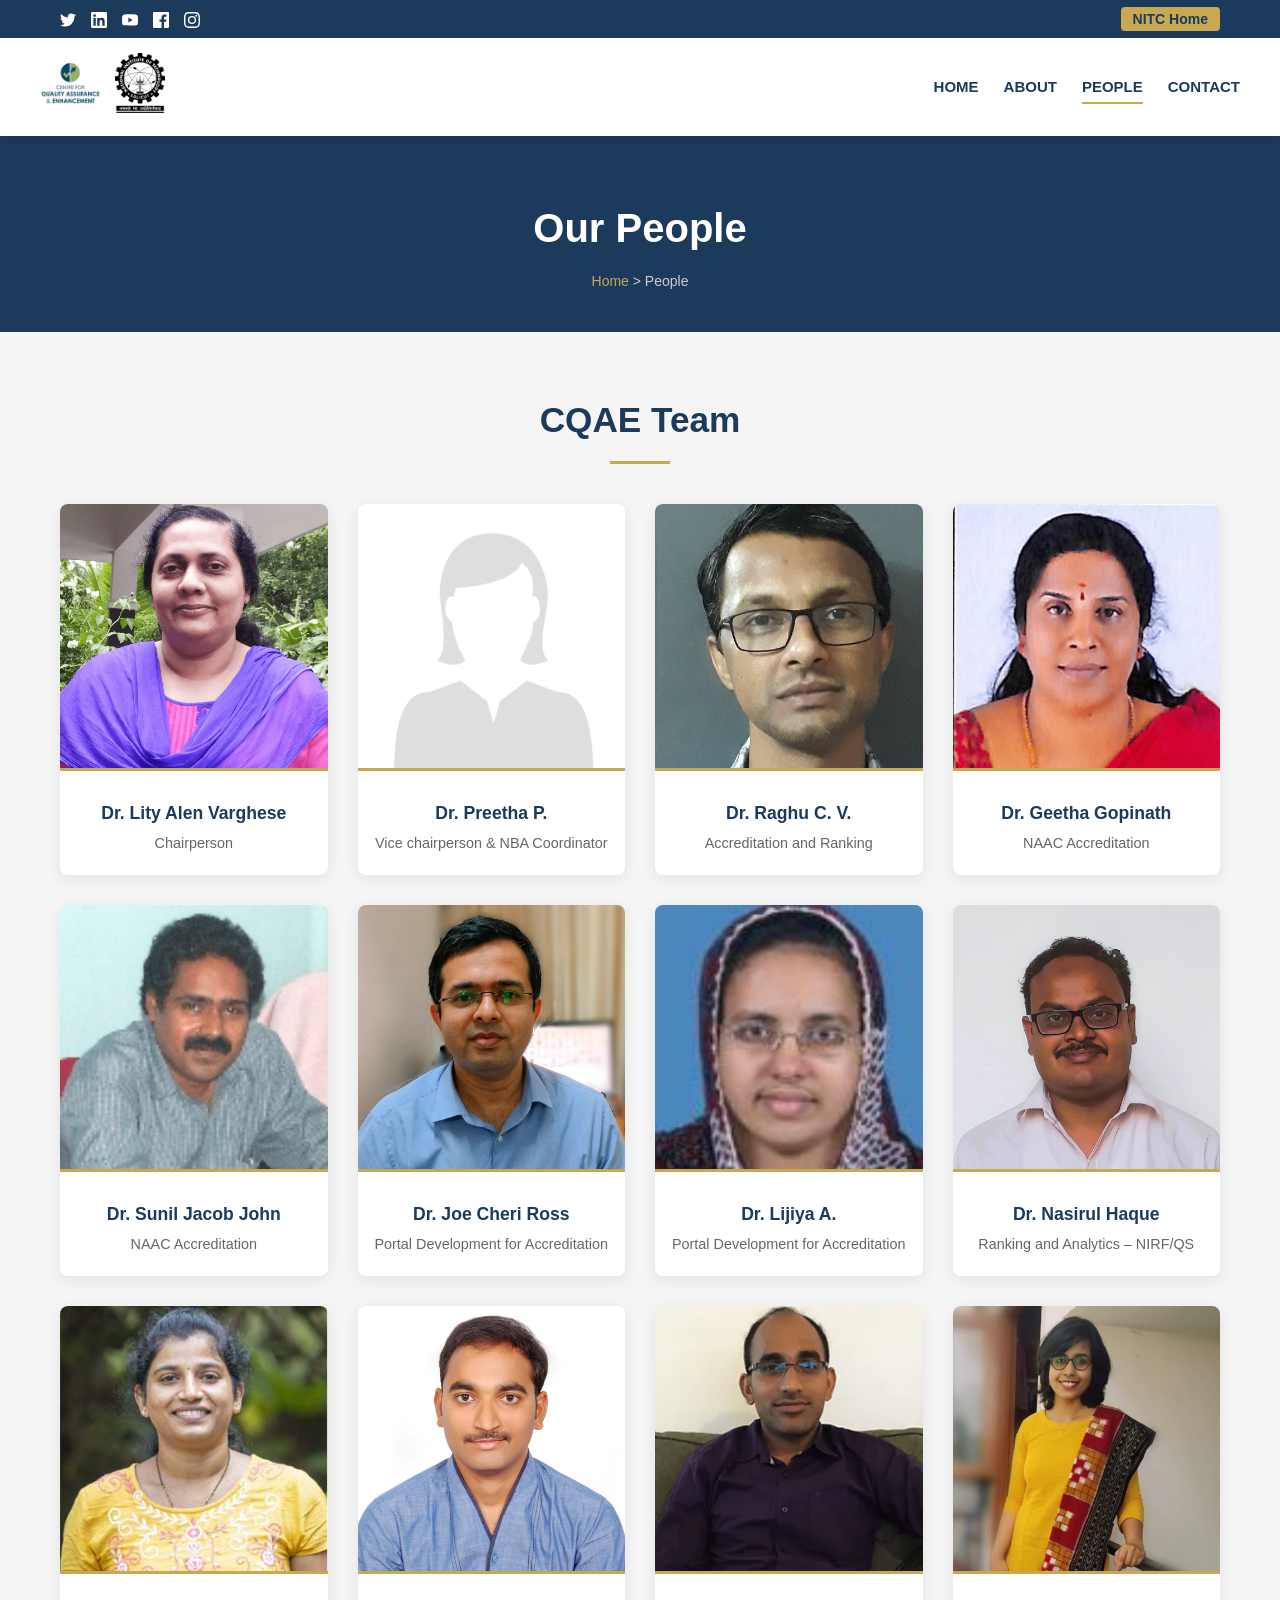
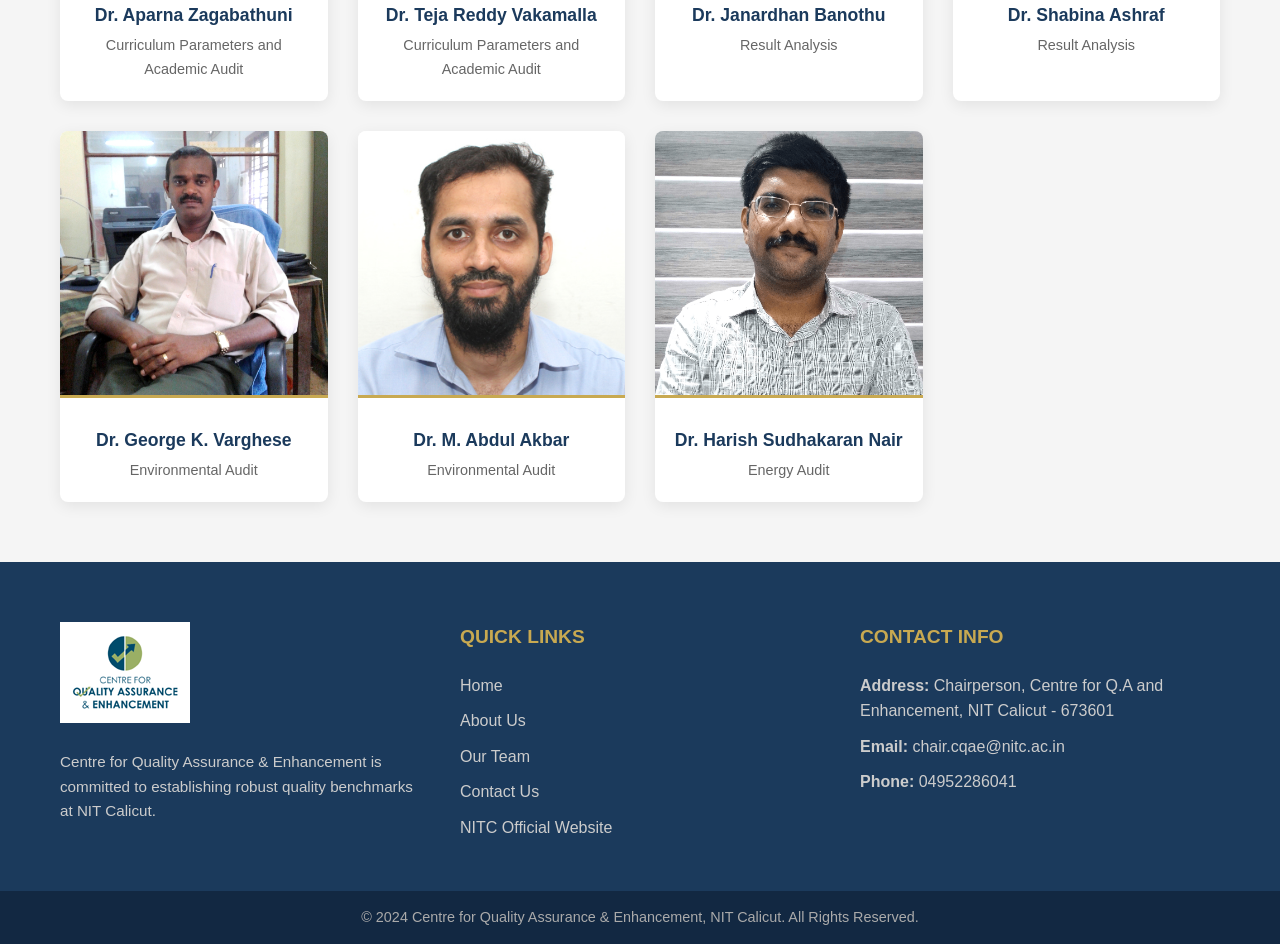
<file: revamp-classic/people.html>
<!DOCTYPE html>
<html lang="en">
<head>
  <meta charset="UTF-8">
  <meta name="viewport" content="width=device-width, initial-scale=1.0">
  <title>People - Centre for Quality Assurance & Enhancement | NIT Calicut</title>
  <link rel="stylesheet" href="style.css">
</head>
<body>

  <!-- Top Bar -->
  <div class="top-bar">
    <div class="container">
      <div class="social-links">
        <a href="https://twitter.com/nitcofficial" target="_blank" aria-label="Twitter">
          <svg viewBox="0 0 24 24"><path d="M24 4.557c-.883.392-1.832.656-2.828.775 1.017-.609 1.798-1.574 2.165-2.724-.951.564-2.005.974-3.127 1.195-.897-.957-2.178-1.555-3.594-1.555-3.179 0-5.515 2.966-4.797 6.045-4.091-.205-7.719-2.165-10.148-5.144-1.29 2.213-.669 5.108 1.523 6.574-.806-.026-1.566-.247-2.229-.616-.054 2.281 1.581 4.415 3.949 4.89-.693.188-1.452.232-2.224.084.626 1.956 2.444 3.379 4.6 3.419-2.07 1.623-4.678 2.348-7.29 2.04 2.179 1.397 4.768 2.212 7.548 2.212 9.142 0 14.307-7.721 13.995-14.646.962-.695 1.797-1.562 2.457-2.549z"/></svg>
        </a>
        <a href="https://www.linkedin.com/in/national-institute-of-technology-calicut-5336b0229/" target="_blank" aria-label="LinkedIn">
          <svg viewBox="0 0 24 24"><path d="M20.447 20.452h-3.554v-5.569c0-1.328-.027-3.037-1.852-3.037-1.853 0-2.136 1.445-2.136 2.939v5.667H9.351V9h3.414v1.561h.046c.477-.9 1.637-1.85 3.37-1.85 3.601 0 4.267 2.37 4.267 5.455v6.286zM5.337 7.433c-1.144 0-2.063-.926-2.063-2.065 0-1.138.92-2.063 2.063-2.063 1.14 0 2.064.925 2.064 2.063 0 1.139-.925 2.065-2.064 2.065zm1.782 13.019H3.555V9h3.564v11.452zM22.225 0H1.771C.792 0 0 .774 0 1.729v20.542C0 23.227.792 24 1.771 24h20.451C23.2 24 24 23.227 24 22.271V1.729C24 .774 23.2 0 22.222 0h.003z"/></svg>
        </a>
        <a href="https://www.youtube.com/c/nitcalicutofficialchannel" target="_blank" aria-label="YouTube">
          <svg viewBox="0 0 24 24"><path d="M23.498 6.186a3.016 3.016 0 0 0-2.122-2.136C19.505 3.5 12 3.5 12 3.5s-7.505 0-9.377.55a3.015 3.015 0 0 0-2.122 2.136C0 8.07 0 12 0 12s0 3.93.501 5.814a3.016 3.016 0 0 0 2.122 2.136c1.871.55 9.377.55 9.377.55s7.505 0 9.377-.55a3.015 3.015 0 0 0 2.122-2.136C24 15.93 24 12 24 12s0-3.93-.502-5.814zM9.545 15.568V8.432L15.818 12l-6.273 3.568z"/></svg>
        </a>
        <a href="https://www.facebook.com/nitcofficial.india" target="_blank" aria-label="Facebook">
          <svg viewBox="0 0 24 24"><path d="M22.675 0h-21.35c-.732 0-1.325.593-1.325 1.325v21.351c0 .731.593 1.324 1.325 1.324h11.495v-9.294h-3.128v-3.622h3.128v-2.671c0-3.1 1.893-4.788 4.659-4.788 1.325 0 2.463.099 2.795.143v3.24l-1.918.001c-1.504 0-1.795.715-1.795 1.763v2.312h3.587l-.467 3.622h-3.12v9.293h6.116c.73 0 1.323-.593 1.323-1.325v-21.35c0-.732-.593-1.325-1.325-1.325z"/></svg>
        </a>
        <a href="https://www.instagram.com/nitcofficial/" target="_blank" aria-label="Instagram">
          <svg viewBox="0 0 24 24"><path d="M12 2.163c3.204 0 3.584.012 4.85.07 3.252.148 4.771 1.691 4.919 4.919.058 1.265.069 1.645.069 4.849 0 3.205-.012 3.584-.069 4.849-.149 3.225-1.664 4.771-4.919 4.919-1.266.058-1.644.07-4.85.07-3.204 0-3.584-.012-4.849-.07-3.26-.149-4.771-1.699-4.919-4.92-.058-1.265-.07-1.644-.07-4.849 0-3.204.013-3.583.07-4.849.149-3.227 1.664-4.771 4.919-4.919 1.266-.057 1.645-.069 4.849-.069zM12 0C8.741 0 8.333.014 7.053.072 2.695.272.273 2.69.073 7.052.014 8.333 0 8.741 0 12c0 3.259.014 3.668.072 4.948.2 4.358 2.618 6.78 6.98 6.98C8.333 23.986 8.741 24 12 24c3.259 0 3.668-.014 4.948-.072 4.354-.2 6.782-2.618 6.979-6.98.059-1.28.073-1.689.073-4.948 0-3.259-.014-3.667-.072-4.947-.196-4.354-2.617-6.78-6.979-6.98C15.668.014 15.259 0 12 0zm0 5.838a6.162 6.162 0 100 12.324 6.162 6.162 0 000-12.324zM12 16a4 4 0 110-8 4 4 0 010 8zm6.406-11.845a1.44 1.44 0 100 2.881 1.44 1.44 0 000-2.881z"/></svg>
        </a>
      </div>
      <div>
        <a href="https://nitc.ac.in" class="nitc-home-btn" target="_blank">NITC Home</a>
      </div>
    </div>
  </div>

  <!-- Header -->
  <header>
    <div class="container main-header">
      <div class="logo-container">
        <a href="index.html">
          <img src="assets/images/logos/qlogo.png" alt="CQAE Logo">
        </a>
        <a href="https://nitc.ac.in">
          <img src="assets/images/logos/nitclogo.png" alt="NITC Logo">
        </a>
      </div>
      
      <input type="checkbox" id="menu-checkbox">
      <label for="menu-checkbox" class="menu-toggle">
        <div class="hamburger">
          <span></span>
          <span></span>
          <span></span>
        </div>
      </label>
      
      <nav class="nav-links">
        <a href="index.html">Home</a>
        <a href="about.html">About</a>
        <a href="people.html" class="active">People</a>
        <a href="contact.html">Contact</a>
      </nav>
    </div>
  </header>

  <!-- Page Banner -->
  <div class="page-banner">
    <div class="container">
      <h1>Our People</h1>
      <div class="breadcrumb">
        <a href="index.html">Home</a> &gt; People
      </div>
    </div>
  </div>

  <!-- People Section -->
  <section class="bg-light">
    <div class="container">
      <h2 class="section-title">CQAE Team</h2>
      <div class="people-grid">
        
        <div class="person-card">
          <img src="people/lity.png" alt="Dr. Lity Alen Varghese" class="person-photo">
          <div class="person-info">
            <h3><a href="https://nitc.ac.in/department/chemical-engineering/faculty-and-staff/faculty/fb82981e-4e91-4777-ac73-27a2067c031e" target="_blank">Dr. Lity Alen Varghese</a></h3>
            <p>Chairperson</p>
          </div>
        </div>

        <div class="person-card">
          <img src="people/avatarf.png" alt="Dr. Preetha P." class="person-photo">
          <div class="person-info">
            <h3><a href="https://nitc.ac.in/department/electrical-engineering/faculty-and-staff/faculty/d8f0a408-4fef-4738-aa36-a09434872961" target="_blank">Dr. Preetha P.</a></h3>
            <p>Vice chairperson & NBA Coordinator</p>
          </div>
        </div>

        <div class="person-card">
          <img src="people/raghu.png" alt="Dr. Raghu C. V." class="person-photo">
          <div class="person-info">
            <h3><a href="https://nitc.ac.in/department/electronics-amp-communication-engineering/faculty-and-staff/faculty/68b7ebc7-541e-4b9d-99ce-51c434accfae" target="_blank">Dr. Raghu C. V.</a></h3>
            <p>Accreditation and Ranking</p>
          </div>
        </div>

        <div class="person-card">
          <img src="people/geetha.png" alt="Dr. Geetha Gopinath" class="person-photo">
          <div class="person-info">
            <h3><a href="https://nitc.ac.in/department/department-of-education/faculty-and-staff/faculty/f2d2ac83-ae7c-4dd7-ad62-d0e22d6dba9e" target="_blank">Dr. Geetha Gopinath</a></h3>
            <p>NAAC Accreditation</p>
          </div>
        </div>

        <div class="person-card">
          <img src="people/sunil.png" alt="Dr. Sunil Jacob John" class="person-photo">
          <div class="person-info">
            <h3><a href="https://nitc.ac.in/department/mathematics/faculty-and-staff/faculty/8a8c8a75-0863-40e6-b5c4-972a45f6336d" target="_blank">Dr. Sunil Jacob John</a></h3>
            <p>NAAC Accreditation</p>
          </div>
        </div>

        <div class="person-card">
          <img src="people/joe.png" alt="Dr. Joe Cheri Ross" class="person-photo">
          <div class="person-info">
            <h3><a href="https://nitc.ac.in/department/computer-science-amp-engineering/faculty-and-staff/faculty/8270cb9a-7109-459d-9f2f-7eb1fa0c6175" target="_blank">Dr. Joe Cheri Ross</a></h3>
            <p>Portal Development for Accreditation</p>
          </div>
        </div>

        <div class="person-card">
          <img src="people/lijiya.png" alt="Dr. Lijiya A." class="person-photo">
          <div class="person-info">
            <h3><a href="https://nitc.ac.in/department/computer-science-amp-engineering/faculty-and-staff/faculty/ae63cdcc-ed80-455a-80d2-73b91420d290" target="_blank">Dr. Lijiya A.</a></h3>
            <p>Portal Development for Accreditation</p>
          </div>
        </div>

        <div class="person-card">
          <img src="people/nasril.png" alt="Dr. Nasirul Haque" class="person-photo">
          <div class="person-info">
            <h3><a href="https://nitc.ac.in/department/electrical-engineering/faculty-and-staff/faculty/77c5a0ee-6e50-4368-be37-275ddab61a6e" target="_blank">Dr. Nasirul Haque</a></h3>
            <p>Ranking and Analytics – NIRF/QS</p>
          </div>
        </div>

        <div class="person-card">
          <img src="people/aparna.png" alt="Dr. Aparna Zagabathuni" class="person-photo">
          <div class="person-info">
            <h3><a href="https://nitc.ac.in/department/materials-science-and-engineering/faculty-and-staff/faculty/c5834f28-09d2-492e-8049-f78cbbbb2b16" target="_blank">Dr. Aparna Zagabathuni</a></h3>
            <p>Curriculum Parameters and Academic Audit</p>
          </div>
        </div>

        <div class="person-card">
          <img src="people/teja.png" alt="Dr. Teja Reddy Vakamalla" class="person-photo">
          <div class="person-info">
            <h3><a href="https://nitc.ac.in/department/chemical-engineering/faculty-and-staff/faculty/bf8bd476-60e0-42a7-b0cd-45e1e58c0c70" target="_blank">Dr. Teja Reddy Vakamalla</a></h3>
            <p>Curriculum Parameters and Academic Audit</p>
          </div>
        </div>

        <div class="person-card">
          <img src="people/jana.png" alt="Dr. Janardhan Banothu" class="person-photo">
          <div class="person-info">
            <h3><a href="https://nitc.ac.in/department/chemistry/faculty-and-staff/faculty/7cc11302-aa6f-41f1-baa6-d781397afe36" target="_blank">Dr. Janardhan Banothu</a></h3>
            <p>Result Analysis</p>
          </div>
        </div>

        <div class="person-card">
          <img src="people/shabina.png" alt="Dr. Shabina Ashraf" class="person-photo">
          <div class="person-info">
            <h3><a href="https://nitc.ac.in/department/bioscience-and-engineering/faculty-and-staff/faculty/6751f34a-bf38-40b0-81ce-dbbf9e4c75f3" target="_blank">Dr. Shabina Ashraf</a></h3>
            <p>Result Analysis</p>
          </div>
        </div>

        <div class="person-card">
          <img src="people/geo.png" alt="Dr. George K. Varghese" class="person-photo">
          <div class="person-info">
            <h3><a href="https://nitc.ac.in/department/civil-engineering/faculty-and-staff/faculty/6a8d1e0d-b6d1-4216-8847-483c238f01ce" target="_blank">Dr. George K. Varghese</a></h3>
            <p>Environmental Audit</p>
          </div>
        </div>

        <div class="person-card">
          <img src="people/abdul.png" alt="Dr. M. Abdul Akbar" class="person-photo">
          <div class="person-info">
            <h3><a href="https://nitc.ac.in/department/civil-engineering/faculty-and-staff/faculty/796730fb-878d-49f9-8bed-bcae4f45fc80" target="_blank">Dr. M. Abdul Akbar</a></h3>
            <p>Environmental Audit</p>
          </div>
        </div>

        <div class="person-card">
          <img src="people/harish.png" alt="Dr. Harish Sudhakaran Nair" class="person-photo">
          <div class="person-info">
            <h3><a href="https://nitc.ac.in/department/electrical-engineering/faculty-and-staff/faculty/4ad70de7-1453-463a-a23c-3ea123ae58f0" target="_blank">Dr. Harish Sudhakaran Nair</a></h3>
            <p>Energy Audit</p>
          </div>
        </div>

      </div>
    </div>
  </section>

  <!-- Footer -->
  <footer>
    <div class="container footer-grid">
      <div class="footer-col">
        <img src="assets/images/logos/qaelogo.png" alt="CQAE Logo" class="footer-logo">
        <p style="color: #ccc; font-size: 0.95rem;">Centre for Quality Assurance & Enhancement is committed to establishing robust quality benchmarks at NIT Calicut.</p>
      </div>
      <div class="footer-col">
        <h3>Quick Links</h3>
        <ul class="footer-links">
          <li><a href="index.html">Home</a></li>
          <li><a href="about.html">About Us</a></li>
          <li><a href="people.html">Our Team</a></li>
          <li><a href="contact.html">Contact Us</a></li>
          <li><a href="https://nitc.ac.in" target="_blank">NITC Official Website</a></li>
        </ul>
      </div>
      <div class="footer-col footer-contact">
        <h3>Contact Info</h3>
        <p><strong>Address:</strong> Chairperson, Centre for Q.A and Enhancement, NIT Calicut - 673601</p>
        <p><strong>Email:</strong> <a href="mailto:chair.cqae@nitc.ac.in" style="color: #ccc;">chair.cqae@nitc.ac.in</a></p>
        <p><strong>Phone:</strong> 04952286041</p>
      </div>
    </div>
    <div class="copyright">
      <p>&copy; 2024 Centre for Quality Assurance & Enhancement, NIT Calicut. All Rights Reserved.</p>
    </div>
  </footer>

</body>
</html>
</file>
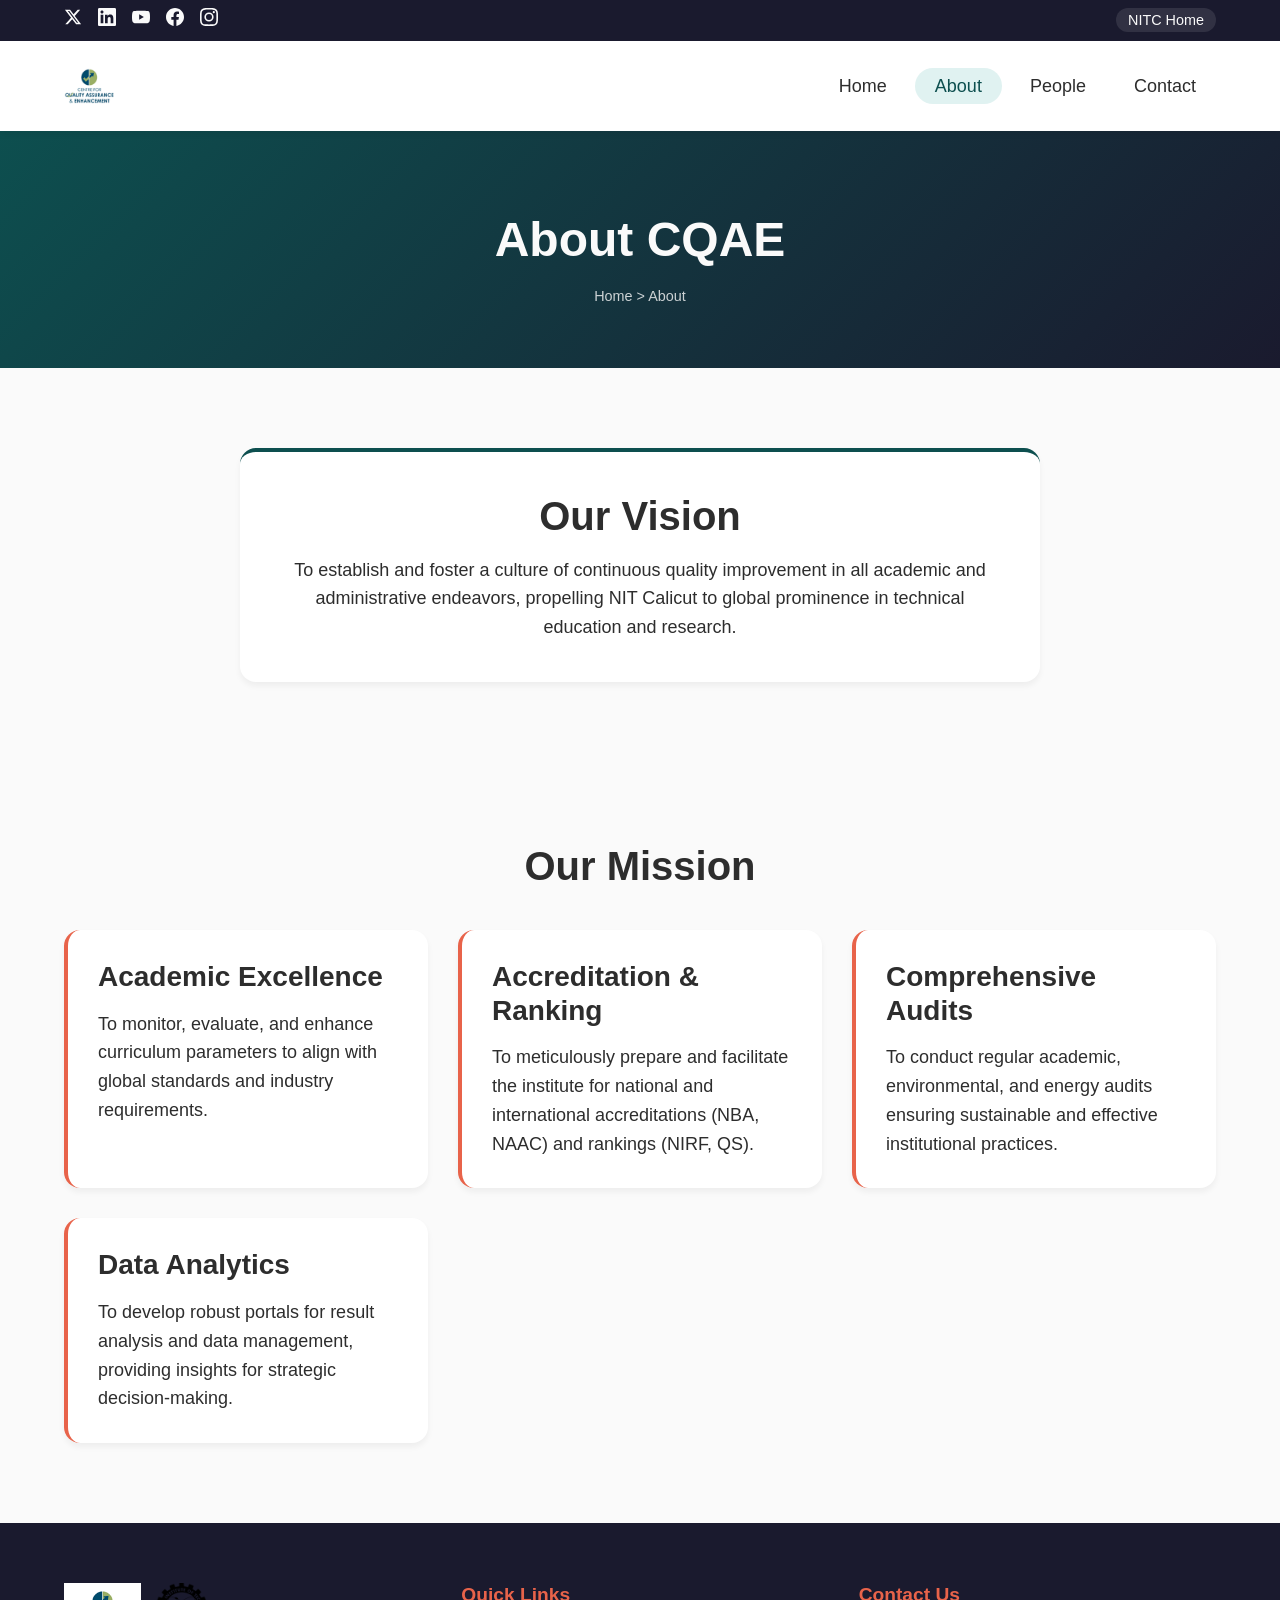
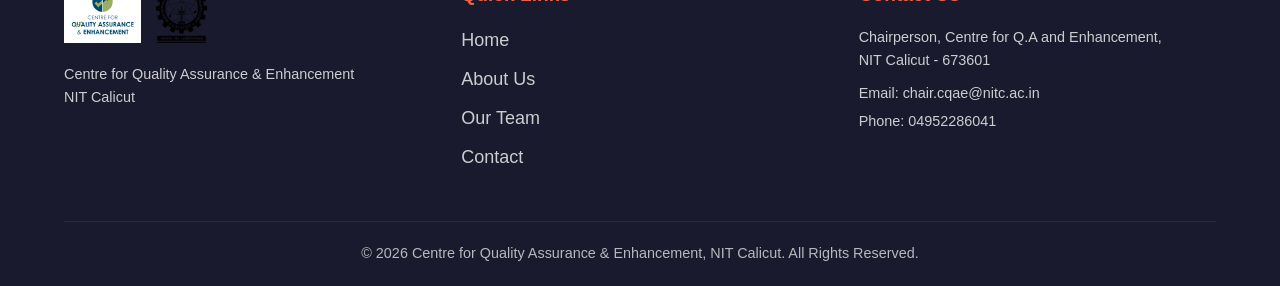
<file: revamp-modern/about.html>
<!DOCTYPE html>
<html lang="en">
<head>
    <meta charset="UTF-8">
    <meta name="viewport" content="width=device-width, initial-scale=1.0">
    <title>About - CQAE | NIT Calicut</title>
    <link rel="stylesheet" href="style.css">
</head>
<body>

    <!-- Top Bar -->
    <div class="top-bar">
        <div class="container">
            <div class="social-links">
                <!-- Twitter/X -->
                <a href="https://twitter.com/nitcofficial" target="_blank" aria-label="Twitter">
                    <svg viewBox="0 0 24 24"><path d="M18.244 2.25h3.308l-7.227 8.26 8.502 11.24H16.17l-5.214-6.817L4.99 21.75H1.68l7.73-8.835L1.254 2.25H8.08l4.713 6.231zm-1.161 17.52h1.833L7.084 4.126H5.117z"/></svg>
                </a>
                <!-- LinkedIn -->
                <a href="https://www.linkedin.com/in/national-institute-of-technology-calicut-5336b0229/" target="_blank" aria-label="LinkedIn">
                    <svg viewBox="0 0 24 24"><path d="M20.447 20.452h-3.554v-5.569c0-1.328-.027-3.037-1.852-3.037-1.853 0-2.136 1.445-2.136 2.939v5.667H9.351V9h3.414v1.561h.046c.477-.9 1.637-1.85 3.37-1.85 3.601 0 4.267 2.37 4.267 5.455v6.286zM5.337 7.433c-1.144 0-2.063-.926-2.063-2.065 0-1.138.92-2.063 2.063-2.063 1.14 0 2.064.925 2.064 2.063 0 1.139-.925 2.065-2.064 2.065zm1.782 13.019H3.555V9h3.564v11.452zM22.225 0H1.771C.792 0 0 .774 0 1.729v20.542C0 23.227.792 24 1.771 24h20.451C23.2 24 24 23.227 24 22.271V1.729C24 .774 23.2 0 22.222 0h.003z"/></svg>
                </a>
                <!-- YouTube -->
                <a href="https://www.youtube.com/c/nitcalicutofficialchannel" target="_blank" aria-label="YouTube">
                    <svg viewBox="0 0 24 24"><path d="M23.498 6.186a3.016 3.016 0 0 0-2.122-2.136C19.505 3.545 12 3.545 12 3.545s-7.505 0-9.377.505A3.017 3.017 0 0 0 .502 6.186C0 8.07 0 12 0 12s0 3.93.502 5.814a3.016 3.016 0 0 0 2.122 2.136c1.871.505 9.376.505 9.376.505s7.505 0 9.377-.505a3.015 3.015 0 0 0 2.122-2.136C24 15.93 24 12 24 12s0-3.93-.502-5.814zM9.545 15.568V8.432L15.818 12l-6.273 3.568z"/></svg>
                </a>
                <!-- Facebook -->
                <a href="https://www.facebook.com/nitcofficial.india" target="_blank" aria-label="Facebook">
                    <svg viewBox="0 0 24 24"><path d="M24 12.073c0-6.627-5.373-12-12-12s-12 5.373-12 12c0 5.99 4.388 10.954 10.125 11.854v-8.385H7.078v-3.469h3.047V9.43c0-3.007 1.792-4.669 4.533-4.669 1.312 0 2.686.235 2.686.235v2.953H15.83c-1.491 0-1.956.925-1.956 1.874v2.25h3.328l-.532 3.469h-2.796v8.385C19.612 23.027 24 18.062 24 12.073z"/></svg>
                </a>
                <!-- Instagram -->
                <a href="https://www.instagram.com/nitcofficial/" target="_blank" aria-label="Instagram">
                    <svg viewBox="0 0 24 24"><path d="M12 2.163c3.204 0 3.584.012 4.85.07 3.252.148 4.771 1.691 4.919 4.919.058 1.265.069 1.645.069 4.849 0 3.205-.012 3.584-.069 4.849-.149 3.225-1.664 4.771-4.919 4.919-1.266.058-1.644.07-4.85.07-3.204 0-3.584-.012-4.849-.07-3.26-.149-4.771-1.699-4.919-4.92-.058-1.265-.07-1.644-.07-4.849 0-3.204.013-3.583.07-4.849.149-3.227 1.664-4.771 4.919-4.919 1.266-.057 1.645-.069 4.849-.069zM12 0C8.741 0 8.333.014 7.053.072 2.695.272.273 2.69.073 7.052.014 8.333 0 8.741 0 12c0 3.259.014 3.668.072 4.948.2 4.358 2.618 6.78 6.98 6.98C8.333 23.986 8.741 24 12 24c3.259 0 3.668-.014 4.948-.072 4.354-.2 6.782-2.618 6.979-6.98.059-1.28.073-1.689.073-4.948 0-3.259-.014-3.667-.072-4.947-.196-4.354-2.617-6.78-6.979-6.98C15.668.014 15.259 0 12 0zm0 5.838a6.162 6.162 0 1 0 0 12.324 6.162 6.162 0 0 0 0-12.324zM12 16a4 4 0 1 1 0-8 4 4 0 0 1 0 8zm6.406-11.845a1.44 1.44 0 1 0 0 2.881 1.44 1.44 0 0 0 0-2.881z"/></svg>
                </a>
            </div>
            <div class="top-bar-right">
                <a href="https://nitc.ac.in" target="_blank">NITC Home</a>
            </div>
        </div>
    </div>

    <!-- Header -->
    <header class="header">
        <div class="container">
            <a href="index.html" class="logo">
                <img src="assets/images/logos/qlogo.png" alt="CQAE Logo">
            </a>
            
            <input type="checkbox" id="menu-toggle" style="display: none;">
            <label for="menu-toggle" class="mobile-menu-label mobile-menu-toggle">
                <span></span>
                <span></span>
                <span></span>
            </label>

            <nav>
                <ul class="nav-menu">
                    <li><a href="index.html">Home</a></li>
                    <li><a href="about.html" class="active">About</a></li>
                    <li><a href="people.html">People</a></li>
                    <li><a href="contact.html">Contact</a></li>
                </ul>
            </nav>
        </div>
    </header>

    <!-- Page Banner -->
    <section class="page-banner">
        <div class="container">
            <h1>About CQAE</h1>
            <div class="breadcrumb">Home > About</div>
        </div>
    </section>

    <!-- Vision Section -->
    <section class="section section-light">
        <div class="container">
            <div class="vision-card">
                <h2>Our Vision</h2>
                <p>To establish and foster a culture of continuous quality improvement in all academic and administrative endeavors, propelling NIT Calicut to global prominence in technical education and research.</p>
            </div>
        </div>
    </section>

    <!-- Mission Section -->
    <section class="section">
        <div class="container">
            <h2 class="text-center">Our Mission</h2>
            <div class="mission-grid">
                <div class="mission-card">
                    <h3>Academic Excellence</h3>
                    <p>To monitor, evaluate, and enhance curriculum parameters to align with global standards and industry requirements.</p>
                </div>
                <div class="mission-card">
                    <h3>Accreditation & Ranking</h3>
                    <p>To meticulously prepare and facilitate the institute for national and international accreditations (NBA, NAAC) and rankings (NIRF, QS).</p>
                </div>
                <div class="mission-card">
                    <h3>Comprehensive Audits</h3>
                    <p>To conduct regular academic, environmental, and energy audits ensuring sustainable and effective institutional practices.</p>
                </div>
                <div class="mission-card">
                    <h3>Data Analytics</h3>
                    <p>To develop robust portals for result analysis and data management, providing insights for strategic decision-making.</p>
                </div>
            </div>
        </div>
    </section>

    <!-- Footer -->
    <footer class="footer">
        <div class="container">
            <div class="footer-grid">
                <div class="footer-col">
                    <div class="footer-logo">
                        <img src="assets/images/logos/qaelogo.png" alt="CQAE Logo">
                        <img src="assets/images/logos/nitclogo.png" alt="NITC Logo">
                    </div>
                    <p style="opacity: 0.8; font-size: 0.9rem;">Centre for Quality Assurance & Enhancement<br>NIT Calicut</p>
                </div>
                <div class="footer-col">
                    <h4>Quick Links</h4>
                    <ul class="footer-links">
                        <li><a href="index.html">Home</a></li>
                        <li><a href="about.html">About Us</a></li>
                        <li><a href="people.html">Our Team</a></li>
                        <li><a href="contact.html">Contact</a></li>
                    </ul>
                </div>
                <div class="footer-col">
                    <h4>Contact Us</h4>
                    <p style="opacity: 0.8; font-size: 0.9rem; margin-bottom: 10px;">
                        Chairperson, Centre for Q.A and Enhancement,<br>
                        NIT Calicut - 673601
                    </p>
                    <p style="opacity: 0.8; font-size: 0.9rem; margin-bottom: 5px;">Email: chair.cqae@nitc.ac.in</p>
                    <p style="opacity: 0.8; font-size: 0.9rem;">Phone: 04952286041</p>
                </div>
            </div>
            <div class="footer-bottom">
                <p>&copy; 2026 Centre for Quality Assurance & Enhancement, NIT Calicut. All Rights Reserved.</p>
            </div>
        </div>
    </footer>

</body>
</html>
</file>
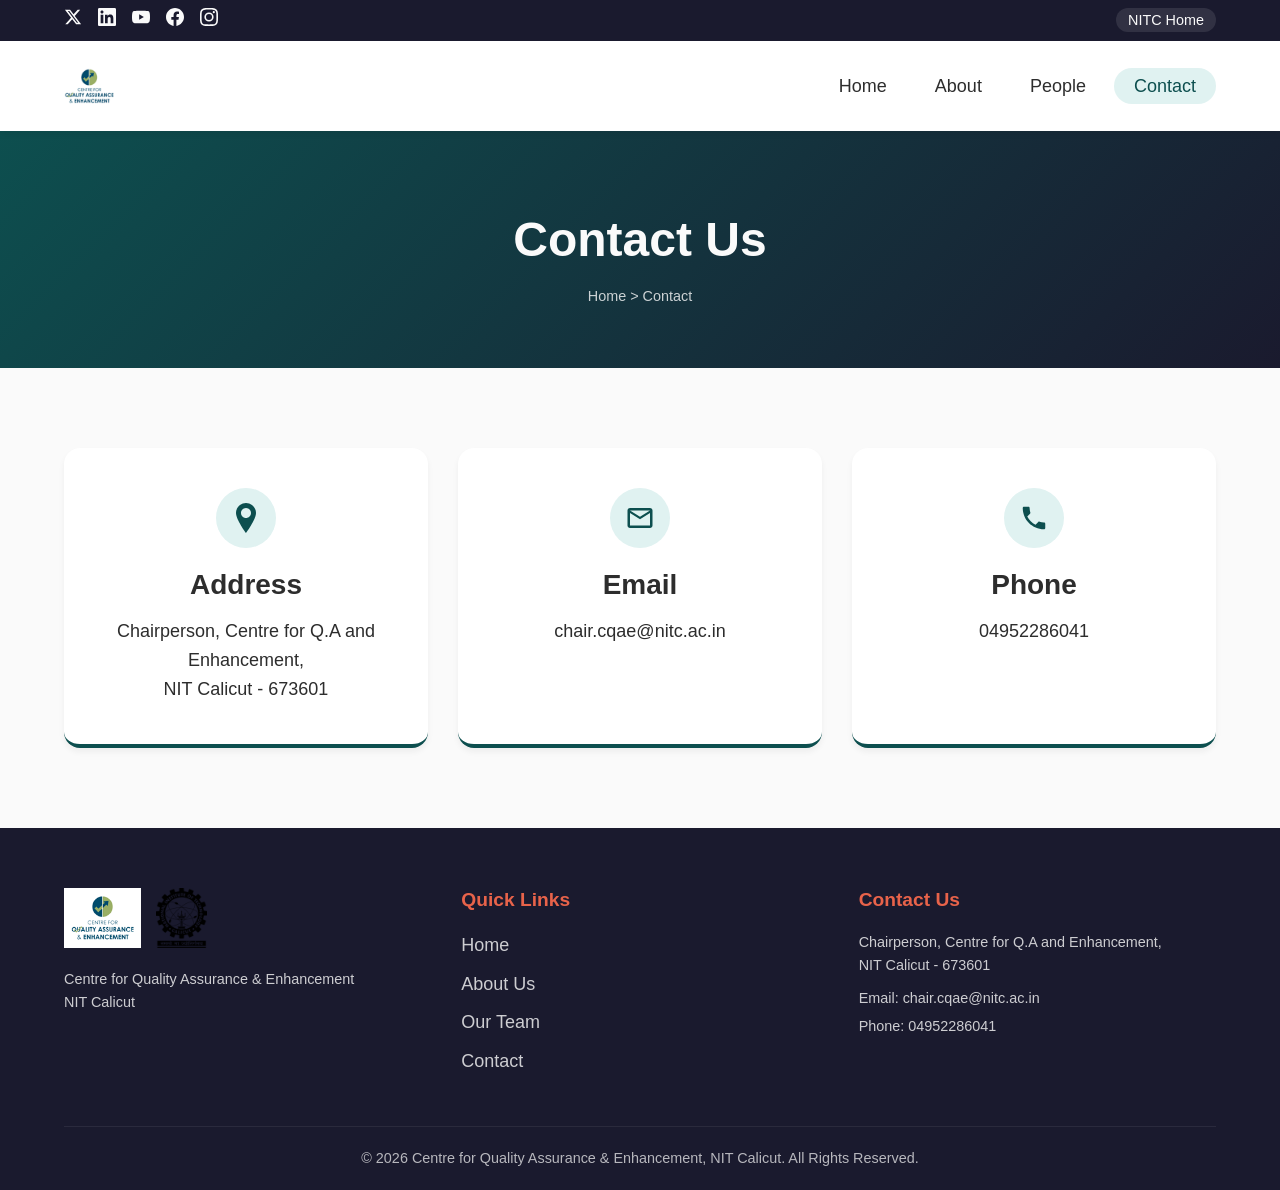
<file: revamp-modern/contact.html>
<!DOCTYPE html>
<html lang="en">
<head>
    <meta charset="UTF-8">
    <meta name="viewport" content="width=device-width, initial-scale=1.0">
    <title>Contact - CQAE | NIT Calicut</title>
    <link rel="stylesheet" href="style.css">
</head>
<body>

    <!-- Top Bar -->
    <div class="top-bar">
        <div class="container">
            <div class="social-links">
                <!-- Twitter/X -->
                <a href="https://twitter.com/nitcofficial" target="_blank" aria-label="Twitter">
                    <svg viewBox="0 0 24 24"><path d="M18.244 2.25h3.308l-7.227 8.26 8.502 11.24H16.17l-5.214-6.817L4.99 21.75H1.68l7.73-8.835L1.254 2.25H8.08l4.713 6.231zm-1.161 17.52h1.833L7.084 4.126H5.117z"/></svg>
                </a>
                <!-- LinkedIn -->
                <a href="https://www.linkedin.com/in/national-institute-of-technology-calicut-5336b0229/" target="_blank" aria-label="LinkedIn">
                    <svg viewBox="0 0 24 24"><path d="M20.447 20.452h-3.554v-5.569c0-1.328-.027-3.037-1.852-3.037-1.853 0-2.136 1.445-2.136 2.939v5.667H9.351V9h3.414v1.561h.046c.477-.9 1.637-1.85 3.37-1.85 3.601 0 4.267 2.37 4.267 5.455v6.286zM5.337 7.433c-1.144 0-2.063-.926-2.063-2.065 0-1.138.92-2.063 2.063-2.063 1.14 0 2.064.925 2.064 2.063 0 1.139-.925 2.065-2.064 2.065zm1.782 13.019H3.555V9h3.564v11.452zM22.225 0H1.771C.792 0 0 .774 0 1.729v20.542C0 23.227.792 24 1.771 24h20.451C23.2 24 24 23.227 24 22.271V1.729C24 .774 23.2 0 22.222 0h.003z"/></svg>
                </a>
                <!-- YouTube -->
                <a href="https://www.youtube.com/c/nitcalicutofficialchannel" target="_blank" aria-label="YouTube">
                    <svg viewBox="0 0 24 24"><path d="M23.498 6.186a3.016 3.016 0 0 0-2.122-2.136C19.505 3.545 12 3.545 12 3.545s-7.505 0-9.377.505A3.017 3.017 0 0 0 .502 6.186C0 8.07 0 12 0 12s0 3.93.502 5.814a3.016 3.016 0 0 0 2.122 2.136c1.871.505 9.376.505 9.376.505s7.505 0 9.377-.505a3.015 3.015 0 0 0 2.122-2.136C24 15.93 24 12 24 12s0-3.93-.502-5.814zM9.545 15.568V8.432L15.818 12l-6.273 3.568z"/></svg>
                </a>
                <!-- Facebook -->
                <a href="https://www.facebook.com/nitcofficial.india" target="_blank" aria-label="Facebook">
                    <svg viewBox="0 0 24 24"><path d="M24 12.073c0-6.627-5.373-12-12-12s-12 5.373-12 12c0 5.99 4.388 10.954 10.125 11.854v-8.385H7.078v-3.469h3.047V9.43c0-3.007 1.792-4.669 4.533-4.669 1.312 0 2.686.235 2.686.235v2.953H15.83c-1.491 0-1.956.925-1.956 1.874v2.25h3.328l-.532 3.469h-2.796v8.385C19.612 23.027 24 18.062 24 12.073z"/></svg>
                </a>
                <!-- Instagram -->
                <a href="https://www.instagram.com/nitcofficial/" target="_blank" aria-label="Instagram">
                    <svg viewBox="0 0 24 24"><path d="M12 2.163c3.204 0 3.584.012 4.85.07 3.252.148 4.771 1.691 4.919 4.919.058 1.265.069 1.645.069 4.849 0 3.205-.012 3.584-.069 4.849-.149 3.225-1.664 4.771-4.919 4.919-1.266.058-1.644.07-4.85.07-3.204 0-3.584-.012-4.849-.07-3.26-.149-4.771-1.699-4.919-4.92-.058-1.265-.07-1.644-.07-4.849 0-3.204.013-3.583.07-4.849.149-3.227 1.664-4.771 4.919-4.919 1.266-.057 1.645-.069 4.849-.069zM12 0C8.741 0 8.333.014 7.053.072 2.695.272.273 2.69.073 7.052.014 8.333 0 8.741 0 12c0 3.259.014 3.668.072 4.948.2 4.358 2.618 6.78 6.98 6.98C8.333 23.986 8.741 24 12 24c3.259 0 3.668-.014 4.948-.072 4.354-.2 6.782-2.618 6.979-6.98.059-1.28.073-1.689.073-4.948 0-3.259-.014-3.667-.072-4.947-.196-4.354-2.617-6.78-6.979-6.98C15.668.014 15.259 0 12 0zm0 5.838a6.162 6.162 0 1 0 0 12.324 6.162 6.162 0 0 0 0-12.324zM12 16a4 4 0 1 1 0-8 4 4 0 0 1 0 8zm6.406-11.845a1.44 1.44 0 1 0 0 2.881 1.44 1.44 0 0 0 0-2.881z"/></svg>
                </a>
            </div>
            <div class="top-bar-right">
                <a href="https://nitc.ac.in" target="_blank">NITC Home</a>
            </div>
        </div>
    </div>

    <!-- Header -->
    <header class="header">
        <div class="container">
            <a href="index.html" class="logo">
                <img src="assets/images/logos/qlogo.png" alt="CQAE Logo">
            </a>
            
            <input type="checkbox" id="menu-toggle" style="display: none;">
            <label for="menu-toggle" class="mobile-menu-label mobile-menu-toggle">
                <span></span>
                <span></span>
                <span></span>
            </label>

            <nav>
                <ul class="nav-menu">
                    <li><a href="index.html">Home</a></li>
                    <li><a href="about.html">About</a></li>
                    <li><a href="people.html">People</a></li>
                    <li><a href="contact.html" class="active">Contact</a></li>
                </ul>
            </nav>
        </div>
    </header>

    <!-- Page Banner -->
    <section class="page-banner">
        <div class="container">
            <h1>Contact Us</h1>
            <div class="breadcrumb">Home > Contact</div>
        </div>
    </section>

    <!-- Contact Cards Section -->
    <section class="section section-light">
        <div class="container">
            <div class="contact-grid">
                
                <!-- Address -->
                <div class="contact-card">
                    <div class="contact-icon">
                        <!-- Location Icon -->
                        <svg viewBox="0 0 24 24"><path d="M12 0C7.589 0 4 3.589 4 8c0 5.25 8 16 8 16s8-10.75 8-16c0-4.411-3.589-8-8-8zm0 12c-2.21 0-4-1.79-4-4s1.79-4 4-4 4 1.79 4 4-1.79 4-4 4z"/></svg>
                    </div>
                    <h3>Address</h3>
                    <p>Chairperson, Centre for Q.A and Enhancement,<br>NIT Calicut - 673601</p>
                </div>

                <!-- Email -->
                <div class="contact-card">
                    <div class="contact-icon">
                        <!-- Email Icon -->
                        <svg viewBox="0 0 24 24"><path d="M22 6c0-1.1-.9-2-2-2H4c-1.1 0-2 .9-2 2v12c0 1.1.9 2 2 2h16c1.1 0 2-.9 2-2V6zm-2 0l-8 5-8-5h16zm0 12H4V8l8 5 8-5v10z"/></svg>
                    </div>
                    <h3>Email</h3>
                    <p><a href="mailto:chair.cqae@nitc.ac.in">chair.cqae@nitc.ac.in</a></p>
                </div>

                <!-- Phone -->
                <div class="contact-card">
                    <div class="contact-icon">
                        <!-- Phone Icon -->
                        <svg viewBox="0 0 24 24"><path d="M6.62 10.79c1.44 2.83 3.76 5.14 6.59 6.59l2.2-2.2c.27-.27.67-.36 1.02-.24 1.12.37 2.33.57 3.57.57.55 0 1 .45 1 1V20c0 .55-.45 1-1 1-9.39 0-17-7.61-17-17 0-.55.45-1 1-1h3.5c.55 0 1 .45 1 1 0 1.25.2 2.45.57 3.57.11.35.03.74-.25 1.02l-2.2 2.2z"/></svg>
                    </div>
                    <h3>Phone</h3>
                    <p><a href="tel:04952286041">04952286041</a></p>
                </div>

            </div>
        </div>
    </section>

    <!-- Footer -->
    <footer class="footer">
        <div class="container">
            <div class="footer-grid">
                <div class="footer-col">
                    <div class="footer-logo">
                        <img src="assets/images/logos/qaelogo.png" alt="CQAE Logo">
                        <img src="assets/images/logos/nitclogo.png" alt="NITC Logo">
                    </div>
                    <p style="opacity: 0.8; font-size: 0.9rem;">Centre for Quality Assurance & Enhancement<br>NIT Calicut</p>
                </div>
                <div class="footer-col">
                    <h4>Quick Links</h4>
                    <ul class="footer-links">
                        <li><a href="index.html">Home</a></li>
                        <li><a href="about.html">About Us</a></li>
                        <li><a href="people.html">Our Team</a></li>
                        <li><a href="contact.html">Contact</a></li>
                    </ul>
                </div>
                <div class="footer-col">
                    <h4>Contact Us</h4>
                    <p style="opacity: 0.8; font-size: 0.9rem; margin-bottom: 10px;">
                        Chairperson, Centre for Q.A and Enhancement,<br>
                        NIT Calicut - 673601
                    </p>
                    <p style="opacity: 0.8; font-size: 0.9rem; margin-bottom: 5px;">Email: chair.cqae@nitc.ac.in</p>
                    <p style="opacity: 0.8; font-size: 0.9rem;">Phone: 04952286041</p>
                </div>
            </div>
            <div class="footer-bottom">
                <p>&copy; 2026 Centre for Quality Assurance & Enhancement, NIT Calicut. All Rights Reserved.</p>
            </div>
        </div>
    </footer>

</body>
</html>
</file>
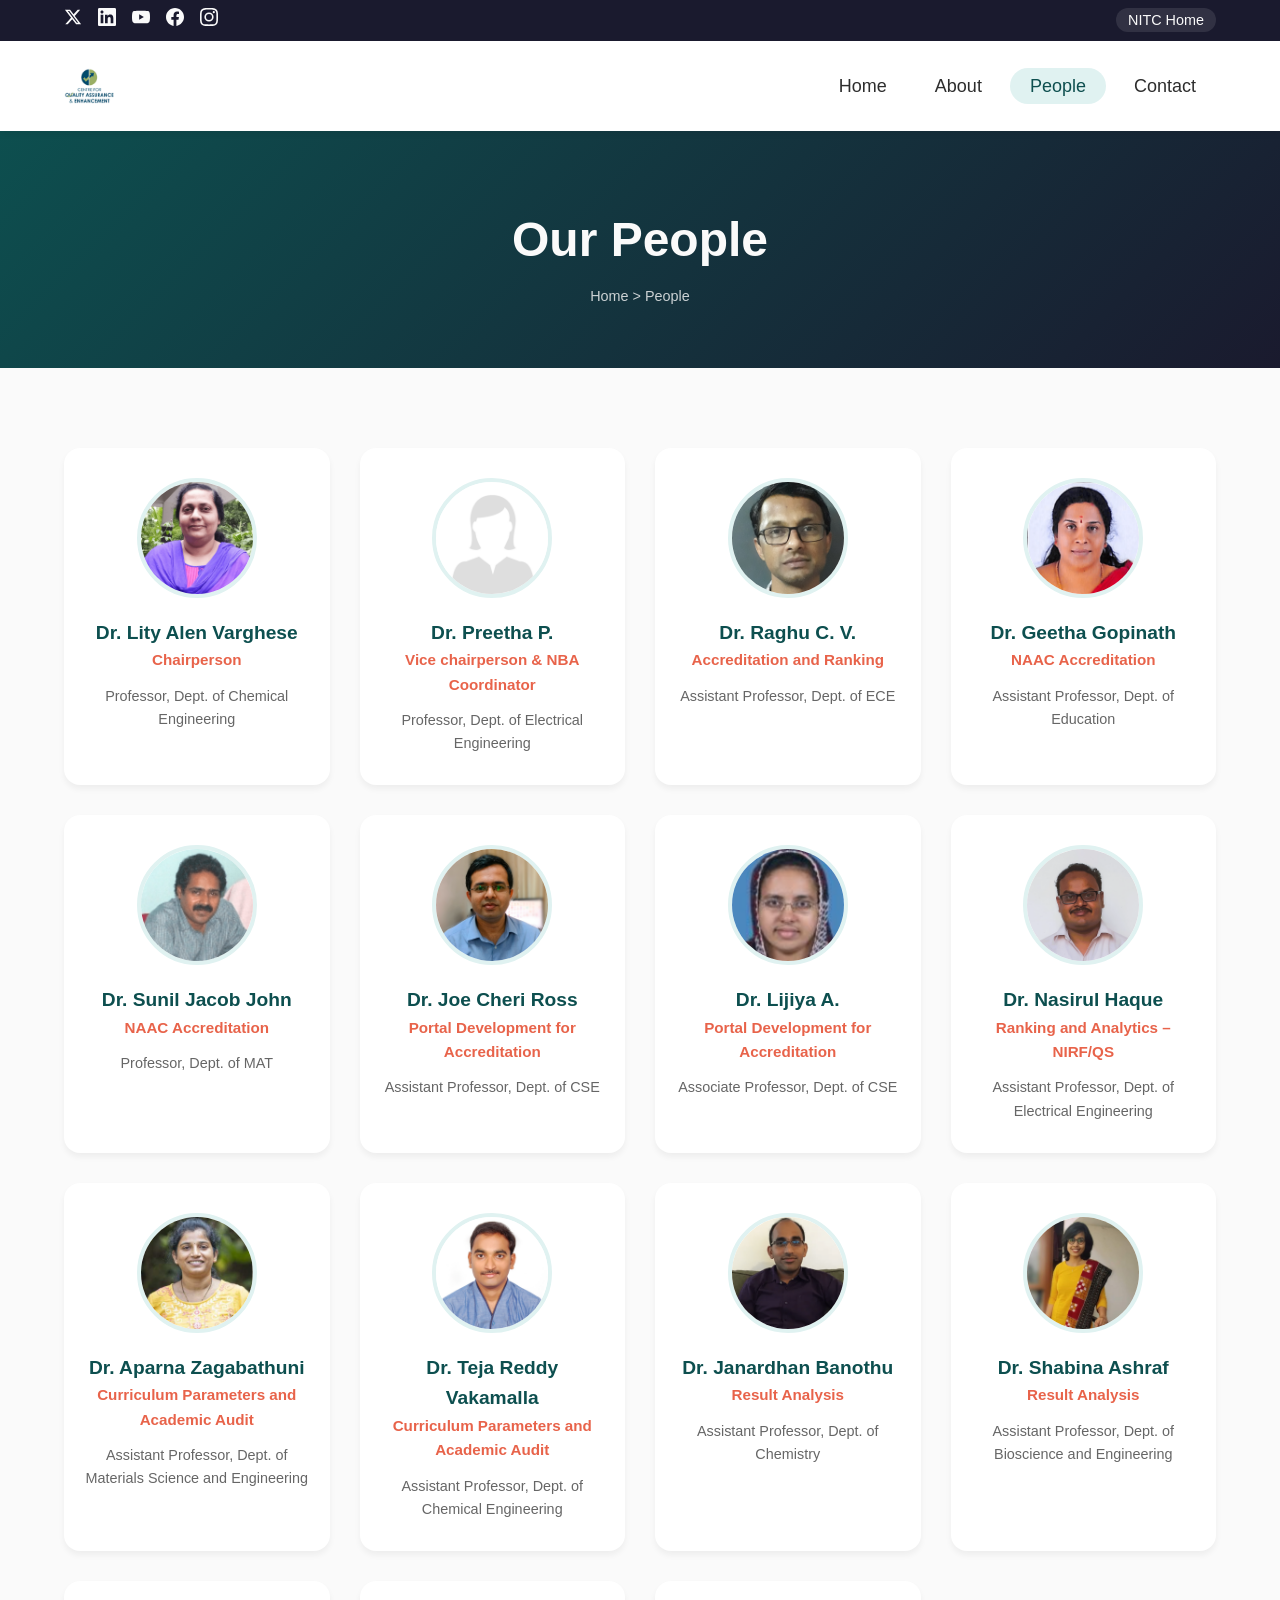
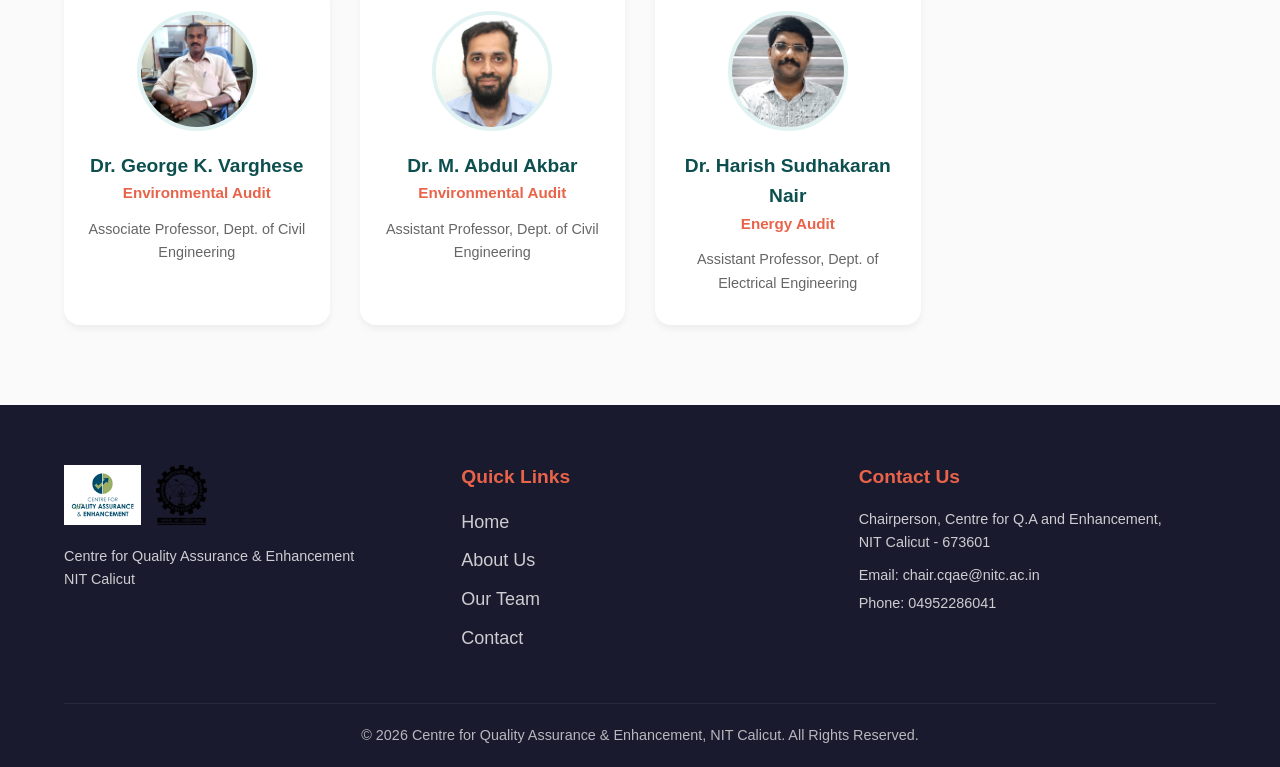
<file: revamp-modern/people.html>
<!DOCTYPE html>
<html lang="en">
<head>
    <meta charset="UTF-8">
    <meta name="viewport" content="width=device-width, initial-scale=1.0">
    <title>People - CQAE | NIT Calicut</title>
    <link rel="stylesheet" href="style.css">
</head>
<body>

    <!-- Top Bar -->
    <div class="top-bar">
        <div class="container">
            <div class="social-links">
                <!-- Twitter/X -->
                <a href="https://twitter.com/nitcofficial" target="_blank" aria-label="Twitter">
                    <svg viewBox="0 0 24 24"><path d="M18.244 2.25h3.308l-7.227 8.26 8.502 11.24H16.17l-5.214-6.817L4.99 21.75H1.68l7.73-8.835L1.254 2.25H8.08l4.713 6.231zm-1.161 17.52h1.833L7.084 4.126H5.117z"/></svg>
                </a>
                <!-- LinkedIn -->
                <a href="https://www.linkedin.com/in/national-institute-of-technology-calicut-5336b0229/" target="_blank" aria-label="LinkedIn">
                    <svg viewBox="0 0 24 24"><path d="M20.447 20.452h-3.554v-5.569c0-1.328-.027-3.037-1.852-3.037-1.853 0-2.136 1.445-2.136 2.939v5.667H9.351V9h3.414v1.561h.046c.477-.9 1.637-1.85 3.37-1.85 3.601 0 4.267 2.37 4.267 5.455v6.286zM5.337 7.433c-1.144 0-2.063-.926-2.063-2.065 0-1.138.92-2.063 2.063-2.063 1.14 0 2.064.925 2.064 2.063 0 1.139-.925 2.065-2.064 2.065zm1.782 13.019H3.555V9h3.564v11.452zM22.225 0H1.771C.792 0 0 .774 0 1.729v20.542C0 23.227.792 24 1.771 24h20.451C23.2 24 24 23.227 24 22.271V1.729C24 .774 23.2 0 22.222 0h.003z"/></svg>
                </a>
                <!-- YouTube -->
                <a href="https://www.youtube.com/c/nitcalicutofficialchannel" target="_blank" aria-label="YouTube">
                    <svg viewBox="0 0 24 24"><path d="M23.498 6.186a3.016 3.016 0 0 0-2.122-2.136C19.505 3.545 12 3.545 12 3.545s-7.505 0-9.377.505A3.017 3.017 0 0 0 .502 6.186C0 8.07 0 12 0 12s0 3.93.502 5.814a3.016 3.016 0 0 0 2.122 2.136c1.871.505 9.376.505 9.376.505s7.505 0 9.377-.505a3.015 3.015 0 0 0 2.122-2.136C24 15.93 24 12 24 12s0-3.93-.502-5.814zM9.545 15.568V8.432L15.818 12l-6.273 3.568z"/></svg>
                </a>
                <!-- Facebook -->
                <a href="https://www.facebook.com/nitcofficial.india" target="_blank" aria-label="Facebook">
                    <svg viewBox="0 0 24 24"><path d="M24 12.073c0-6.627-5.373-12-12-12s-12 5.373-12 12c0 5.99 4.388 10.954 10.125 11.854v-8.385H7.078v-3.469h3.047V9.43c0-3.007 1.792-4.669 4.533-4.669 1.312 0 2.686.235 2.686.235v2.953H15.83c-1.491 0-1.956.925-1.956 1.874v2.25h3.328l-.532 3.469h-2.796v8.385C19.612 23.027 24 18.062 24 12.073z"/></svg>
                </a>
                <!-- Instagram -->
                <a href="https://www.instagram.com/nitcofficial/" target="_blank" aria-label="Instagram">
                    <svg viewBox="0 0 24 24"><path d="M12 2.163c3.204 0 3.584.012 4.85.07 3.252.148 4.771 1.691 4.919 4.919.058 1.265.069 1.645.069 4.849 0 3.205-.012 3.584-.069 4.849-.149 3.225-1.664 4.771-4.919 4.919-1.266.058-1.644.07-4.85.07-3.204 0-3.584-.012-4.849-.07-3.26-.149-4.771-1.699-4.919-4.92-.058-1.265-.07-1.644-.07-4.849 0-3.204.013-3.583.07-4.849.149-3.227 1.664-4.771 4.919-4.919 1.266-.057 1.645-.069 4.849-.069zM12 0C8.741 0 8.333.014 7.053.072 2.695.272.273 2.69.073 7.052.014 8.333 0 8.741 0 12c0 3.259.014 3.668.072 4.948.2 4.358 2.618 6.78 6.98 6.98C8.333 23.986 8.741 24 12 24c3.259 0 3.668-.014 4.948-.072 4.354-.2 6.782-2.618 6.979-6.98.059-1.28.073-1.689.073-4.948 0-3.259-.014-3.667-.072-4.947-.196-4.354-2.617-6.78-6.979-6.98C15.668.014 15.259 0 12 0zm0 5.838a6.162 6.162 0 1 0 0 12.324 6.162 6.162 0 0 0 0-12.324zM12 16a4 4 0 1 1 0-8 4 4 0 0 1 0 8zm6.406-11.845a1.44 1.44 0 1 0 0 2.881 1.44 1.44 0 0 0 0-2.881z"/></svg>
                </a>
            </div>
            <div class="top-bar-right">
                <a href="https://nitc.ac.in" target="_blank">NITC Home</a>
            </div>
        </div>
    </div>

    <!-- Header -->
    <header class="header">
        <div class="container">
            <a href="index.html" class="logo">
                <img src="assets/images/logos/qlogo.png" alt="CQAE Logo">
            </a>
            
            <input type="checkbox" id="menu-toggle" style="display: none;">
            <label for="menu-toggle" class="mobile-menu-label mobile-menu-toggle">
                <span></span>
                <span></span>
                <span></span>
            </label>

            <nav>
                <ul class="nav-menu">
                    <li><a href="index.html">Home</a></li>
                    <li><a href="about.html">About</a></li>
                    <li><a href="people.html" class="active">People</a></li>
                    <li><a href="contact.html">Contact</a></li>
                </ul>
            </nav>
        </div>
    </header>

    <!-- Page Banner -->
    <section class="page-banner">
        <div class="container">
            <h1>Our People</h1>
            <div class="breadcrumb">Home > People</div>
        </div>
    </section>

    <!-- People Grid Section -->
    <section class="section section-light">
        <div class="container">
            <div class="people-grid">
                
                <!-- 1 -->
                <div class="person-card">
                    <img src="people/lity.png" alt="Dr. Lity Alen Varghese" class="person-photo">
                    <div class="person-info">
                        <a href="https://nitc.ac.in/department/chemical-engineering/faculty-and-staff/faculty/fb82981e-4e91-4777-ac73-27a2067c031e" target="_blank" class="person-name">Dr. Lity Alen Varghese</a>
                        <div class="person-role">Chairperson</div>
                        <div class="person-dept">Professor, Dept. of Chemical Engineering</div>
                    </div>
                </div>

                <!-- 2 -->
                <div class="person-card">
                    <img src="people/avatarf.png" alt="Dr. Preetha P." class="person-photo">
                    <div class="person-info">
                        <a href="https://nitc.ac.in/department/electrical-engineering/faculty-and-staff/faculty/d8f0a408-4fef-4738-aa36-a09434872961" target="_blank" class="person-name">Dr. Preetha P.</a>
                        <div class="person-role">Vice chairperson & NBA Coordinator</div>
                        <div class="person-dept">Professor, Dept. of Electrical Engineering</div>
                    </div>
                </div>

                <!-- 3 -->
                <div class="person-card">
                    <img src="people/raghu.png" alt="Dr. Raghu C. V." class="person-photo">
                    <div class="person-info">
                        <a href="https://nitc.ac.in/department/electronics-amp-communication-engineering/faculty-and-staff/faculty/68b7ebc7-541e-4b9d-99ce-51c434accfae" target="_blank" class="person-name">Dr. Raghu C. V.</a>
                        <div class="person-role">Accreditation and Ranking</div>
                        <div class="person-dept">Assistant Professor, Dept. of ECE</div>
                    </div>
                </div>

                <!-- 4 -->
                <div class="person-card">
                    <img src="people/geetha.png" alt="Dr. Geetha Gopinath" class="person-photo">
                    <div class="person-info">
                        <a href="https://nitc.ac.in/department/department-of-education/faculty-and-staff/faculty/f2d2ac83-ae7c-4dd7-ad62-d0e22d6dba9e" target="_blank" class="person-name">Dr. Geetha Gopinath</a>
                        <div class="person-role">NAAC Accreditation</div>
                        <div class="person-dept">Assistant Professor, Dept. of Education</div>
                    </div>
                </div>

                <!-- 5 -->
                <div class="person-card">
                    <img src="people/sunil.png" alt="Dr. Sunil Jacob John" class="person-photo">
                    <div class="person-info">
                        <a href="https://nitc.ac.in/department/mathematics/faculty-and-staff/faculty/8a8c8a75-0863-40e6-b5c4-972a45f6336d" target="_blank" class="person-name">Dr. Sunil Jacob John</a>
                        <div class="person-role">NAAC Accreditation</div>
                        <div class="person-dept">Professor, Dept. of MAT</div>
                    </div>
                </div>

                <!-- 6 -->
                <div class="person-card">
                    <img src="people/joe.png" alt="Dr. Joe Cheri Ross" class="person-photo">
                    <div class="person-info">
                        <a href="https://nitc.ac.in/department/computer-science-amp-engineering/faculty-and-staff/faculty/8270cb9a-7109-459d-9f2f-7eb1fa0c6175" target="_blank" class="person-name">Dr. Joe Cheri Ross</a>
                        <div class="person-role">Portal Development for Accreditation</div>
                        <div class="person-dept">Assistant Professor, Dept. of CSE</div>
                    </div>
                </div>

                <!-- 7 -->
                <div class="person-card">
                    <img src="people/lijiya.png" alt="Dr. Lijiya A." class="person-photo">
                    <div class="person-info">
                        <a href="https://nitc.ac.in/department/computer-science-amp-engineering/faculty-and-staff/faculty/ae63cdcc-ed80-455a-80d2-73b91420d290" target="_blank" class="person-name">Dr. Lijiya A.</a>
                        <div class="person-role">Portal Development for Accreditation</div>
                        <div class="person-dept">Associate Professor, Dept. of CSE</div>
                    </div>
                </div>

                <!-- 8 -->
                <div class="person-card">
                    <img src="people/nasril.png" alt="Dr. Nasirul Haque" class="person-photo">
                    <div class="person-info">
                        <a href="https://nitc.ac.in/department/electrical-engineering/faculty-and-staff/faculty/77c5a0ee-6e50-4368-be37-275ddab61a6e" target="_blank" class="person-name">Dr. Nasirul Haque</a>
                        <div class="person-role">Ranking and Analytics – NIRF/QS</div>
                        <div class="person-dept">Assistant Professor, Dept. of Electrical Engineering</div>
                    </div>
                </div>

                <!-- 9 -->
                <div class="person-card">
                    <img src="people/aparna.png" alt="Dr. Aparna Zagabathuni" class="person-photo">
                    <div class="person-info">
                        <a href="https://nitc.ac.in/department/materials-science-and-engineering/faculty-and-staff/faculty/c5834f28-09d2-492e-8049-f78cbbbb2b16" target="_blank" class="person-name">Dr. Aparna Zagabathuni</a>
                        <div class="person-role">Curriculum Parameters and Academic Audit</div>
                        <div class="person-dept">Assistant Professor, Dept. of Materials Science and Engineering</div>
                    </div>
                </div>

                <!-- 10 -->
                <div class="person-card">
                    <img src="people/teja.png" alt="Dr. Teja Reddy Vakamalla" class="person-photo">
                    <div class="person-info">
                        <a href="https://nitc.ac.in/department/chemical-engineering/faculty-and-staff/faculty/bf8bd476-60e0-42a7-b0cd-45e1e58c0c70" target="_blank" class="person-name">Dr. Teja Reddy Vakamalla</a>
                        <div class="person-role">Curriculum Parameters and Academic Audit</div>
                        <div class="person-dept">Assistant Professor, Dept. of Chemical Engineering</div>
                    </div>
                </div>

                <!-- 11 -->
                <div class="person-card">
                    <img src="people/jana.png" alt="Dr. Janardhan Banothu" class="person-photo">
                    <div class="person-info">
                        <a href="https://nitc.ac.in/department/chemistry/faculty-and-staff/faculty/7cc11302-aa6f-41f1-baa6-d781397afe36" target="_blank" class="person-name">Dr. Janardhan Banothu</a>
                        <div class="person-role">Result Analysis</div>
                        <div class="person-dept">Assistant Professor, Dept. of Chemistry</div>
                    </div>
                </div>

                <!-- 12 -->
                <div class="person-card">
                    <img src="people/shabina.png" alt="Dr. Shabina Ashraf" class="person-photo">
                    <div class="person-info">
                        <a href="https://nitc.ac.in/department/bioscience-and-engineering/faculty-and-staff/faculty/6751f34a-bf38-40b0-81ce-dbbf9e4c75f3" target="_blank" class="person-name">Dr. Shabina Ashraf</a>
                        <div class="person-role">Result Analysis</div>
                        <div class="person-dept">Assistant Professor, Dept. of Bioscience and Engineering</div>
                    </div>
                </div>

                <!-- 13 -->
                <div class="person-card">
                    <img src="people/geo.png" alt="Dr. George K. Varghese" class="person-photo">
                    <div class="person-info">
                        <a href="https://nitc.ac.in/department/civil-engineering/faculty-and-staff/faculty/6a8d1e0d-b6d1-4216-8847-483c238f01ce" target="_blank" class="person-name">Dr. George K. Varghese</a>
                        <div class="person-role">Environmental Audit</div>
                        <div class="person-dept">Associate Professor, Dept. of Civil Engineering</div>
                    </div>
                </div>

                <!-- 14 -->
                <div class="person-card">
                    <img src="people/abdul.png" alt="Dr. M. Abdul Akbar" class="person-photo">
                    <div class="person-info">
                        <a href="https://nitc.ac.in/department/civil-engineering/faculty-and-staff/faculty/796730fb-878d-49f9-8bed-bcae4f45fc80" target="_blank" class="person-name">Dr. M. Abdul Akbar</a>
                        <div class="person-role">Environmental Audit</div>
                        <div class="person-dept">Assistant Professor, Dept. of Civil Engineering</div>
                    </div>
                </div>

                <!-- 15 -->
                <div class="person-card">
                    <img src="people/harish.png" alt="Dr. Harish Sudhakaran Nair" class="person-photo">
                    <div class="person-info">
                        <a href="https://nitc.ac.in/department/electrical-engineering/faculty-and-staff/faculty/4ad70de7-1453-463a-a23c-3ea123ae58f0" target="_blank" class="person-name">Dr. Harish Sudhakaran Nair</a>
                        <div class="person-role">Energy Audit</div>
                        <div class="person-dept">Assistant Professor, Dept. of Electrical Engineering</div>
                    </div>
                </div>

            </div>
        </div>
    </section>

    <!-- Footer -->
    <footer class="footer">
        <div class="container">
            <div class="footer-grid">
                <div class="footer-col">
                    <div class="footer-logo">
                        <img src="assets/images/logos/qaelogo.png" alt="CQAE Logo">
                        <img src="assets/images/logos/nitclogo.png" alt="NITC Logo">
                    </div>
                    <p style="opacity: 0.8; font-size: 0.9rem;">Centre for Quality Assurance & Enhancement<br>NIT Calicut</p>
                </div>
                <div class="footer-col">
                    <h4>Quick Links</h4>
                    <ul class="footer-links">
                        <li><a href="index.html">Home</a></li>
                        <li><a href="about.html">About Us</a></li>
                        <li><a href="people.html">Our Team</a></li>
                        <li><a href="contact.html">Contact</a></li>
                    </ul>
                </div>
                <div class="footer-col">
                    <h4>Contact Us</h4>
                    <p style="opacity: 0.8; font-size: 0.9rem; margin-bottom: 10px;">
                        Chairperson, Centre for Q.A and Enhancement,<br>
                        NIT Calicut - 673601
                    </p>
                    <p style="opacity: 0.8; font-size: 0.9rem; margin-bottom: 5px;">Email: chair.cqae@nitc.ac.in</p>
                    <p style="opacity: 0.8; font-size: 0.9rem;">Phone: 04952286041</p>
                </div>
            </div>
            <div class="footer-bottom">
                <p>&copy; 2026 Centre for Quality Assurance & Enhancement, NIT Calicut. All Rights Reserved.</p>
            </div>
        </div>
    </footer>

</body>
</html>
</file>
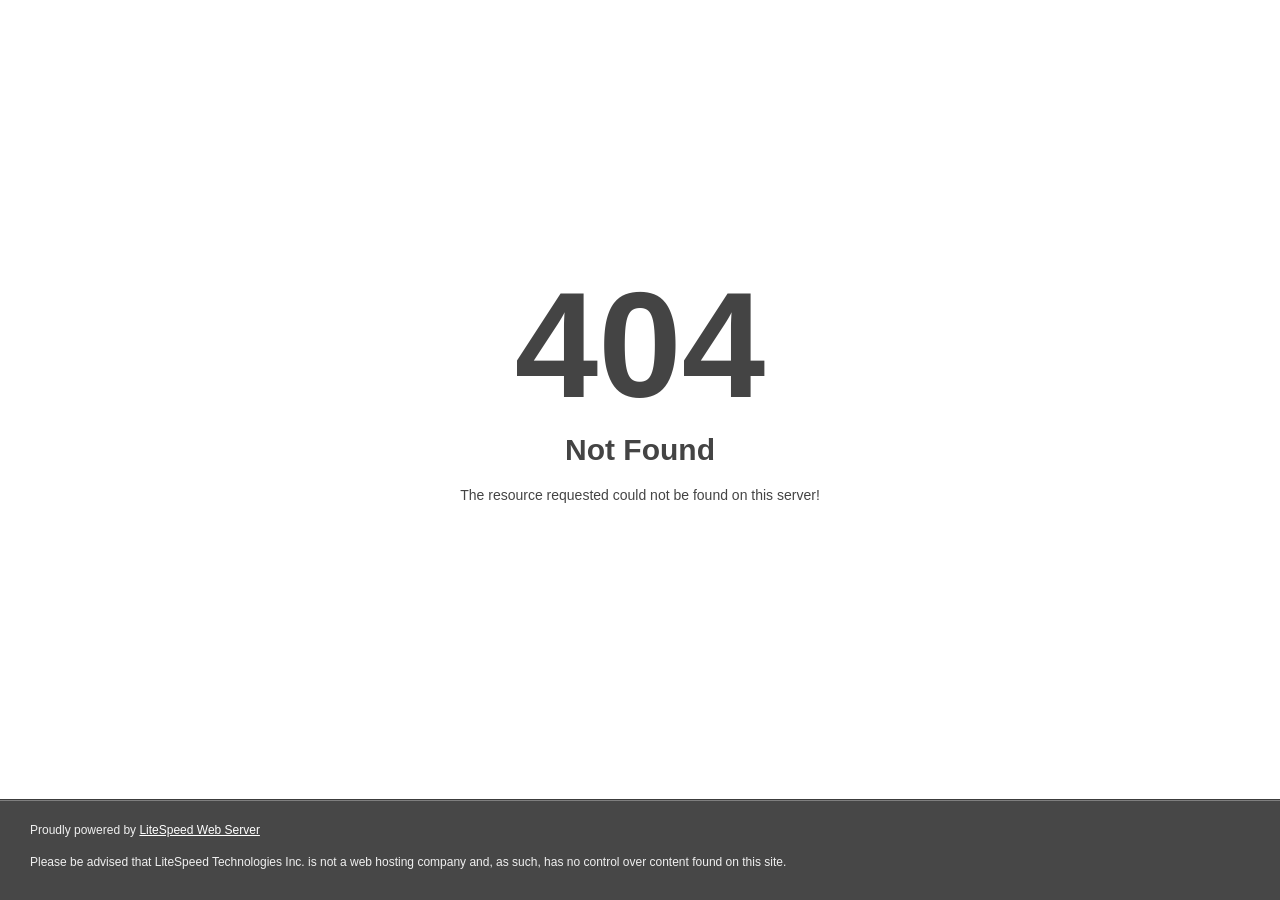
<file: assets/css/images/ui-icons_444444_256x240.html>
<!DOCTYPE html>
<html style="height:100%">
<head>
<meta name="viewport" content="width=device-width, initial-scale=1, shrink-to-fit=no" />
<title> 404 Not Found
</title></head>
<body style="color: #444; margin:0;font: normal 14px/20px Arial, Helvetica, sans-serif; height:100%; background-color: #fff;">
<div style="height:auto; min-height:100%; ">     <div style="text-align: center; width:800px; margin-left: -400px; position:absolute; top: 30%; left:50%;">
        <h1 style="margin:0; font-size:150px; line-height:150px; font-weight:bold;">404</h1>
<h2 style="margin-top:20px;font-size: 30px;">Not Found
</h2>
<p>The resource requested could not be found on this server!</p>
</div></div><div style="color:#f0f0f0; font-size:12px;margin:auto;padding:0px 30px 0px 30px;position:relative;clear:both;height:100px;margin-top:-101px;background-color:#474747;border-top: 1px solid rgba(0,0,0,0.15);box-shadow: 0 1px 0 rgba(255, 255, 255, 0.3) inset;">
<br>Proudly powered by  <a style="color:#fff;" href="http://www.litespeedtech.com/error-page">LiteSpeed Web Server</a><p>Please be advised that LiteSpeed Technologies Inc. is not a web hosting company and, as such, has no control over content found on this site.</p></div></body></html>
</file>
<file: assets/css/style.css>
@charset "UTF-8";
/*----------------------------------------------------------------------
    Template Name: Wellearn - Education & LMS HTML Template
    Template URI: https://webtend.net/demo/html/wellearn/
    Author: WebTend
    Author URI:  https://webtend.net/
    Version: 1.0

    Note: This is Main Style CSS File. */
/*----------------------------------------------------------------------
	CSS INDEX
	----------------------

    01. Default Style
    02. Common Classes
    03. Repeat Style
    04. Padding Margin Spacing
    05. Custom Animation
    06. Header
    07. Hero Section
    08. Page Banner
    09. Features Section
    10. About Section
    11. Course Section
    12. Work Step
    13. Newsletter
    14. Event Section
    15. Testimonials
    16. Blog Section
    17. Client Logo
    18. Instagram Section
    19. Counter
    20. Categories Section
    21. Advertise Section
    22. Team Members
    23. Shop Section
    24. Pricing Section
    25. Gallery Section
    26. FAQs Section
    27. Contact Area
    28. Sidebar Widgets
    29. Main Slider
    30. CTA Section
    31. Why Choose
    32. Main Footer */
/* -------------------------------------------------------------- */
/* Import Google Fonts */
@import url("https://fonts.googleapis.com/css2?family=Nunito+Sans:wght@400;600;700;800&amp;family=Raleway:wght@600;700;800&amp;display=swap");
/*******************************************************/
/******************* 01. Default Style *****************/
/*******************************************************/
* {
  margin: 0;
  padding: 0;
  border: none;
  outline: none;
  -webkit-box-shadow: none;
  box-shadow: none; }

body {
  color: #415674;
  background: white;
  font-weight: 400;
  line-height: 1.82;
  font-size: 16px;
  font-family: "Nunito Sans", sans-serif; }

a {
  color: #415674;
  cursor: pointer;
  outline: none;
  -webkit-transition: 0.5s;
  -o-transition: 0.5s;
  transition: 0.5s;
  text-decoration: none; }
  a:hover, a:focus, a:visited {
    text-decoration: none;
    outline: none; }
  a:hover {
    color: #99ae64; }

h1, h2, h3, h4, h5, h6 {
  margin-bottom: 12px; }

h1 a, h2 a, h3 a, h4 a, h5 a, h6 a {
  color: #262d3d; }

.text-white h1,
.text-white h2,
.text-white h3,
.text-white h4,
.text-white h5,
.text-white h6,
.text-white h1 a,
.text-white h2 a,
.text-white h3 a,
.text-white h4 a,
.text-white h5 a,
.text-white h6 a {
  color: white; }

h1 {
  font-size: 32px; }

h2 {
  font-size: 30px; }

h3 {
  line-height: 1.35;
  font-size: 28px; }

h4 {
  line-height: 1.4;
  font-size: 22px; }

h5 {
  line-height: 1.5;
  font-size: 20px; }

h6 {
  font-size: 16px; }

ul, li {
  list-style: none;
  padding: 0;
  margin: 0; }

img {
  max-width: 100%;
  display: inline-block; }

header:after, section:after, footer:after {
  display: block;
  clear: both;
  content: ""; }

/*======= Input Styles =======*/
input,
select,
textarea,
.nice-select,
.form-control {
  width: 100%;
  height: auto;
  font-size: 18px;
  font-weight: 600;
  border-radius: 5px;
  padding: 16px 30px;
  background: #f7f7f7;
  font-family: "Raleway", sans-serif;
  border: 1px solid #f7f7f7; }
  @media only screen and (max-width: 480px) {
    input,
    select,
    textarea,
    .nice-select,
    .form-control {
      font-size: 16px; } }

.nice-select {
  line-height: 1.5; }

textarea {
  display: inherit; }

.form-group {
  margin-bottom: 30px; }

input:focus,
textarea:focus,
.form-control:focus,
.nice-select.open,
.nice-select:active,
.nice-select:focus {
  outline: none;
  -webkit-box-shadow: none;
  box-shadow: none;
  background: transparent;
  border-color: #e9eaeb; }

button:focus {
  outline: none; }

input::-webkit-input-placeholder,
select::-webkit-input-placeholder,
textarea::-webkit-input-placeholder,
.form-control::-webkit-input-placeholder {
  color: #262d3d;
  text-transform: capitalize; }

input:-ms-input-placeholder,
select:-ms-input-placeholder,
textarea:-ms-input-placeholder,
.form-control:-ms-input-placeholder {
  color: #262d3d;
  text-transform: capitalize; }

input::-ms-input-placeholder,
select::-ms-input-placeholder,
textarea::-ms-input-placeholder,
.form-control::-ms-input-placeholder {
  color: #262d3d;
  text-transform: capitalize; }

input::placeholder,
select::placeholder,
textarea::placeholder,
.form-control::placeholder {
  color: #262d3d;
  text-transform: capitalize; }

input[type=search]::-ms-clear {
  display: none;
  width: 0;
  height: 0; }

input[type=search]::-ms-reveal {
  display: none;
  width: 0;
  height: 0; }

input[type=search]::-webkit-search-decoration,
input[type=search]::-webkit-search-cancel-button,
input[type=search]::-webkit-search-results-button,
input[type=search]::-webkit-search-results-decoration {
  display: none; }

input[type=checkbox], input[type=radio] {
  height: auto;
  width: auto; }

/*******************************************************/
/*****************  02. Common Classes *****************/
/*******************************************************/
.page-wrapper {
  position: relative;
  z-index: 9;
  width: 100%;
  margin: 0 auto;
  overflow: hidden;
  min-width: 300px;
  background: #FFFFFF; }

.container {
  max-width: 1200px;
  padding-left: 15px;
  padding-right: 15px; }

.no-gap {
  margin-left: 0;
  margin-right: 0; }
  .no-gap > div {
    padding-left: 0;
    padding-right: 0; }

.small-gap {
  margin-left: -5px;
  margin-right: -5px; }
  .small-gap > div {
    padding-left: 5px;
    padding-right: 5px; }

@media only screen and (min-width: 1501px) {
  .large-gap {
    margin-left: -37.5px;
    margin-right: -37.5px; }
    .large-gap > div {
      padding-left: 37.5px;
      padding-right: 37.5px; } }

@media only screen and (max-width: 375px) {
  .col-small {
    -webkit-box-flex: 0;
    -ms-flex: 0 0 100%;
    flex: 0 0 100%;
    max-width: 100%; } }

/** Section Title style **/
.section-title {
  z-index: 1;
  position: relative; }
  .section-title h2 {
    text-transform: capitalize; }
    @media only screen and (max-width: 991px) and (min-width: 768px) {
      .section-title h2 {
        font-size: 40px; } }
    @media only screen and (max-width: 767px) {
      .section-title h2 {
        font-size: 35px; } }
    @media only screen and (max-width: 575px) {
      .section-title h2 {
        font-size: 30px; } }
    .section-title h2 .number {
      color: #204ecf; }
    .section-title h2 span:not(.number) {
      display: inline-block;
      padding: 0 15px 10px 10px;
      margin: 0 -15px -10px -10px;
      background: url(../images/shapes/title-bg.png) no-repeat right bottom; }

.sub-title {
  color: white;
  font-size: 15px;
  font-weight: 700;
  border-radius: 5px;
  padding: 3px 16px 1px;
  display: inline-block;
  text-transform: uppercase;
  font-family: "Raleway", sans-serif;
  background: #00cc83; }
  .sub-title.style-two {
    color: #b99e45;
    background: rgba(32, 78, 207, 0.1); }

.sub-title-two {
  font-size: 22px;
  font-weight: 700;
  margin-bottom: 20px;
  display: inline-block;
  color: #98ad62;
  font-family: "Raleway", sans-serif; }

.sub-title-three {
  font-size: 20px;
  font-weight: 700;
  color: #2467ec;
  margin-bottom: 15px;
  display: inline-block; }
  .sub-title-three span {
    position: relative; }
    .sub-title-three span:before {
      content: '';
      width: 100%;
      height: 10px;
      left: 0;
      top: 95%;
      position: absolute;
      background: url(../images/shapes/subtitle-line.png) no-repeat center/cover; }

.bg-text {
  text-transform: uppercase;
  position: absolute;
  font-size: 355px;
  font-weight: 800;
  line-height: 0.7;
  opacity: 0.04;
  z-index: -1;
  bottom: 0;
  right: 0; }
  @media only screen and (max-width: 1500px) {
    .bg-text {
      font-size: 200px; } }
  @media only screen and (max-width: 1199px) {
    .bg-text {
      font-size: 150px; } }
  @media only screen and (max-width: 575px) {
    .bg-text {
      font-size: 100px; } }
  @media only screen and (max-width: 480px) {
    .bg-text {
      font-size: 75px; } }

/** Button style **/
.theme-btn,
a.theme-btn {
  color: white;
  cursor: pointer;
  font-weight: 800;
  font-size: 20px;
  -webkit-transition: 0.5s;
  -o-transition: 0.5s;
  transition: 0.5s;
  border-radius: 5px;
  -webkit-box-align: center;
  -ms-flex-align: center;
  align-items: center;
  display: -webkit-inline-box;
  display: -ms-inline-flexbox;
  display: inline-flex;
  -webkit-box-pack: center;
  -ms-flex-pack: center;
  justify-content: center;
  padding: 12px 22px 12px;
  text-transform: capitalize; }
  .theme-btn i,
  a.theme-btn i {
    font-size: 12px;
    -webkit-transition: 0.5s;
    -o-transition: 0.5s;
    transition: 0.5s;
    margin-left: 15px; }
  .theme-btn:hover i,
  a.theme-btn:hover i {
    margin: 0 -3px 0 18px; }
  .theme-btn:hover, .theme-btn:focus, .theme-btn.style-two:not(:hover),
  a.theme-btn:hover,
  a.theme-btn:focus,
  a.theme-btn.style-two:not(:hover) {
    background: #114b5b; }
  .theme-btn:not(:hover), .theme-btn.style-two:hover,
  a.theme-btn:not(:hover),
  a.theme-btn.style-two:hover {
    background: #94ac69; }
  .theme-btn.style-three, a.theme-btn.style-three {
    color: #fff;
    background: #b99e45;
    border: 1px solid #e9eaeb;
}
    .theme-btn.style-three:hover,
    a.theme-btn.style-three:hover {
     color: #000;
    border-color: #b99e45;
    background: transparent; }
  .theme-btn.style-four,
  a.theme-btn.style-four {
    color: #262d3d;
    background: #FFB113; }
    .theme-btn.style-four:hover,
    a.theme-btn.style-four:hover {
      color: white;
      background: #204ecf; }
  .theme-btn.style-five,
  a.theme-btn.style-five {
    color: #262d3d;
    background: #f7f7f7; }
    .theme-btn.style-five:hover,
    a.theme-btn.style-five:hover {
      color: white;
      background: #FFB113; }
  @media only screen and (max-width: 480px) {
    .theme-btn,
   .theme-btn, a.theme-btn {
    padding: 10px 18px;
    font-size: 14px;
} }

/* Read More Btb */
.read-more {
    font-size: 20px;
    font-weight: 800;
    -webkit-box-align: center;
    -ms-flex-align: center;
    align-items: center;
    display: -webkit-inline-box;
    display: -ms-inline-flexbox;
    display: inline-flex;
    text-transform: capitalize;
    text-decoration: underline;
}
  .read-more.color-two {
    color: #204ecf; }
  .read-more i {
    float: right;
    font-size: 13px;
    margin-left: 10px; }

/* List style One */
.list-style-one li {
  display: -webkit-box;
  display: -ms-flexbox;
  display: flex;
  font-size: 18px;
  font-weight: 700;
  font-family: "Raleway", sans-serif; }
  .list-style-one li:before {
    -webkit-box-flex: 0;
    -ms-flex: none;
    flex: none;
    color: white;
    font-size: 11px;
    margin-top: 4px;
    content: "\f00c";
    margin-right: 15px;
    width: 25px;
    height: 25px;
    background: #a39745;
    line-height: 25px;
    border-radius: 50%;
    text-align: center;
    font-family: 'Font Awesome 5 Free'; }
  .list-style-one li:not(:last-child) {
    margin-bottom: 15px; }

/* List style Two */
.list-style-two li:not(:last-child) {
  margin-bottom: 8px; }

.list-style-two li:before {
  content: "\f0a4";
  margin-right: 10px;
  color: #204ecf;
  font-family: "Font Awesome 5 Free"; }

/* List style Three */
.list-style-three li {
  display: -webkit-box;
  display: -ms-flexbox;
  display: flex; }
  .list-style-three li:before {
    -webkit-box-flex: 0;
    -ms-flex: none;
    flex: none;
    color: white;
    margin-top: 4px;
    content: "\f00c";
    font-weight: 600;
    margin-right: 20px;
    width: 35px;
    height: 35px;
    background: #204ecf;
    line-height: 35px;
    border-radius: 50%;
    text-align: center;
    font-family: 'Font Awesome 5 Free'; }
  .list-style-three li:not(:last-child) {
    margin-bottom: 10px; }
  .list-style-three li h5 {
    margin-bottom: 5px; }

/* List style Four */
.list-style-four li {
  font-size: 18px;
  font-weight: 700;
  color: #262d3d; }
  @media only screen and (max-width: 375px) {
    .list-style-four li {
      font-size: 16px; } }
  .list-style-four li:not(:last-child) {
    margin-bottom: 8px; }
  .list-style-four li:before {
    content: "\f00c";
    margin-right: 10px;
    color: #204ecf;
    font-family: "Font Awesome 5 Free"; }

/** Social Style One **/
.social-style-one {
  -ms-flex-wrap: wrap;
  flex-wrap: wrap;
  display: -webkit-inline-box;
  display: -ms-inline-flexbox;
  display: inline-flex; }
  .social-style-one a {
    color: white;
    font-size: 14px;
    width: 40px;
    height: 40px;
    background: #82937357;
    line-height: 40px;
    border-radius: 50%;
    text-align: center; }
    .social-style-one a:hover {
      background: #829373; }
    .social-style-one a:not(:last-child) {
      margin-right: 7px; }

/** Social Style two **/
.social-style-two {
  -ms-flex-wrap: wrap;
  flex-wrap: wrap;
  display: -webkit-inline-box;
  display: -ms-inline-flexbox;
  display: inline-flex;
  -webkit-box-pack: center;
  -ms-flex-pack: center;
  justify-content: center; }
  .social-style-two a {
    opacity: 0.5;
    margin: 0 10px; }
    .social-style-two a:hover {
      opacity: 1; }

/*** Preloader style ** */
.preloader {
  position: fixed;
  display: block;
  top: 0;
  left: 0;
  width: 100%;
  height: 100%;
  z-index: 999999;
  background: white; }
  .preloader:after {
    content: '';
    width: 50px;
    height: 50px;
    padding: 0px;
    border: 2px solid;
    border-radius: 100%;
    position: absolute;
    top: calc(50% - 25px);
    left: calc(50% - 25px);
    border-top-color: rgba(0, 204, 131, 0.65);
    border-right-color: rgba(0, 204, 131, 0.15);
    border-bottom-color: rgba(32, 78, 207, 0.65);
    border-left-color: rgba(32, 78, 207, 0.15);
    -webkit-animation: preloader 0.8s linear infinite;
    animation: preloader 0.8s linear infinite; }

/* Slick Dots */
.slick-dots {
  margin-top: 30px;
  display: -webkit-box;
  display: -ms-flexbox;
  display: flex;
  -webkit-box-align: center;
  -ms-flex-align: center;
  align-items: center;
  -webkit-box-pack: center;
  -ms-flex-pack: center;
  justify-content: center; }
  .slick-dots li {
    cursor: pointer;
    overflow: hidden;
    -webkit-transition: 0.5s;
    -o-transition: 0.5s;
    transition: 0.5s;
    position: relative;
    width: 22px;
    height: 22px;
    background: transparent;
    line-height: 22px;
    border-radius: 50%;
    text-align: center;
    border: 1px solid transparent; }
    .slick-dots li button {
      text-indent: 100px;
      background: transparent; }
    .slick-dots li:before {
      content: '';
      width: 5px;
      height: 5px;
      left: 50%;
      top: 50%;
      background: #b99e45;
      position: absolute;
      border-radius: 50%;
      -webkit-transform: translate(-50%, -50%);
      -ms-transform: translate(-50%, -50%);
      transform: translate(-50%, -50%); }
    .slick-dots li.slick-active {
      border-color: #b99e45; }
      .slick-dots li.slick-active:before {
        background: #b99e45; }

/* Pagination */
.pagination {
  -webkit-box-align: center;
  -ms-flex-align: center;
  align-items: center; }
  .pagination li {
    margin: 10px 5px 0; }
    .pagination li a,
    .pagination li .page-link {
      padding: 0;
      border: none;
      font-size: 18px;
      -webkit-box-shadow: none;
      box-shadow: none;
      font-weight: 600;
      color: #262d3d;
      font-family: "Raleway", sans-serif;
      width: 50px;
      height: 50px;
      background: rgba(32, 78, 207, 0.1);
      line-height: 50px;
      border-radius: 50%;
      text-align: center; }
      @media only screen and (max-width: 480px) {
        .pagination li a,
        .pagination li .page-link {
          width: 40px;
          height: 40px;
          font-size: 14px;
          line-height: 40px; } }
    .pagination li.disabled .page-link, .pagination li:last-child .page-link, .pagination li:first-child .page-link {
      border-radius: 50%;
      background: rgba(32, 78, 207, 0.1); }
    .pagination li:first-child {
      margin-left: 0; }
    .pagination li:last-child {
      margin-right: 0; }
    .pagination li.active .page-link, .pagination li:hover:not(.disabled) .page-link {
      color: white;
      background: #00cc83; }
  .pagination.style-two li.active .page-link, .pagination.style-two li:hover:not(.disabled) .page-link {
    background: #204ecf; }

/*** Scroll Top style ***/
.scroll-top {
    position: fixed;
    z-index: 99;
    color: white;
    bottom: 75px;
    display: none;
    right: 25px;
    border: 6px solid #99af64;
    -webkit-animation: pulse 2s infinite;
    animation: pulse 2s infinite;
    width: 55px;
    height: 55px;
    background: #99af64;
    line-height: 55px;
    border-radius: 50%;
    text-align: center;
    line-height: 45px;
}

/* Text White */
.text-white *,
.text-white .bg-text {
  color: white; }

/* Position */
.rel {
  position: relative; }

.z-0 {
  z-index: 0; }

.z-1 {
  z-index: 1; }

.z-2 {
  z-index: 2; }

.z-3 {
  z-index: 3; }

.z-4 {
  z-index: 4; }

.z-5 {
  z-index: 5; }

.overlay {
  z-index: 1;
  position: relative; }
  .overlay::before {
    position: absolute;
    content: "";
    width: 100%;
    height: 100%;
    z-index: -1;
    top: 0;
    left: 0;
    opacity: 0.3;
    background-color: black; }

/* Shapes */
.circle-one,
.circle-two,
.circle-dots,
.rectangle-dots {
  z-index: -1;
  max-width: 20%;
  position: absolute; }

.rectangle-dots {
  bottom: 20%;
  left: 5%;
  -webkit-animation: 8s down-up-three infinite;
  animation: 8s down-up-three infinite; }

.circle-dots {
  top: 25%;
  right: 8%;
  -webkit-animation: 8s down-up-two infinite;
  animation: 8s down-up-two infinite; }

.circle-one {
  top: 20%;
  left: 25%;
  -webkit-animation: 50s shapeAnimationOne infinite;
  animation: 50s shapeAnimationOne infinite; }

.circle-two {
  top: 25%;
  right: 25%;
  -webkit-animation: 50s shapeAnimationTwo infinite;
  animation: 50s shapeAnimationTwo infinite; }

/* Backgruond Size */
.bgs-cover {
  background-size: cover;
  background-position: center; }

/* Color + Background */
.bg-lighter {
  background-color: #f7f7f7; }

.bg-light-two {
  background-color: #f4f6f9; }

.bg-green {
  background-color: #00cc83; }

.bg-blue {
  background-color: #0f256e; }

.bg-dark-blue {
  background-color: #081a55; }

.bg-light-blue {
  background-color: #204ecf; }

.bg-black {
  background-color: #141517; }

/* Border Radius */
.br-5 {
  border-radius: 5px; }

.br-10 {
  border-radius: 10px; }

.br-15 {
  border-radius: 15px; }

.br-20 {
  border-radius: 20px; }

.br-25 {
  border-radius: 25px; }

.br-30 {
  border-radius: 30px; }

@media only screen and (min-width: 1501px) {
  .home-one .section-title h2 {
    font-size: 30px; } }

/*******************************************************/
/******************* 03. Repeat Style ******************/
/*******************************************************/
h1, h2, h3, h4, h5, h6, .bg-text, .coach-filter li, .newsletter-radios {
  font-weight: 600;
  color: #262d3d;
  font-family: "Raleway", sans-serif; }

/*******************************************************/
/************** 04. Padding Margin Spacing *************/
/*******************************************************/
/* Padding Around */
.p-5 {
  padding: 5px !important; }

.p-10 {
  padding: 10px; }

.p-15 {
  padding: 15px; }

.p-20 {
  padding: 20px; }

.p-25 {
  padding: 25px; }

.p-30 {
  padding: 30px; }

.p-35 {
  padding: 35px; }

.p-40 {
  padding: 40px; }

.p-45 {
  padding: 45px; }

.p-50 {
  padding: 50px; }

.p-55 {
  padding: 55px; }

.p-60 {
  padding: 60px; }

.p-65 {
  padding: 65px; }

.p-70 {
  padding: 70px; }

.p-75 {
  padding: 75px; }

.p-80 {
  padding: 80px; }

.p-85 {
  padding: 85px; }

.p-90 {
  padding: 90px; }

.p-95 {
  padding: 95px; }

.p-100 {
  padding: 100px; }

.p-105 {
  padding: 105px; }

.p-110 {
  padding: 110px; }

.p-115 {
  padding: 115px; }

.p-120 {
  padding: 120px; }

.p-125 {
  padding: 125px; }

.p-130 {
  padding: 130px; }

.p-135 {
  padding: 135px; }

.p-140 {
  padding: 140px; }

.p-145 {
  padding: 145px; }

.p-150 {
  padding: 150px; }

.p-155 {
  padding: 155px; }

.p-160 {
  padding: 160px; }

.p-165 {
  padding: 165px; }

.p-170 {
  padding: 170px; }

.p-175 {
  padding: 175px; }

.p-180 {
  padding: 180px; }

.p-185 {
  padding: 185px; }

.p-190 {
  padding: 190px; }

.p-195 {
  padding: 195px; }

.p-200 {
  padding: 200px; }

.p-205 {
  padding: 205px; }

.p-210 {
  padding: 210px; }

.p-215 {
  padding: 215px; }

.p-220 {
  padding: 220px; }

.p-225 {
  padding: 225px; }

.p-230 {
  padding: 230px; }

.p-235 {
  padding: 235px; }

.p-240 {
  padding: 240px; }

.p-245 {
  padding: 245px; }

.p-250 {
  padding: 250px; }

/* Padding Top */
.pt-5,
.py-5 {
  padding-top: 5px !important; }

.pt-10,
.py-10 {
  padding-top: 10px; }

.pt-15,
.py-15 {
  padding-top: 15px; }

.pt-20,
.py-20 {
  padding-top: 20px; }

.pt-25,
.py-25 {
  padding-top: 25px; }

.pt-30,
.py-30 {
  padding-top: 30px; }

.pt-35,
.py-35 {
  padding-top: 35px; }

.pt-40,
.py-40 {
  padding-top: 40px; }

.pt-45,
.py-45 {
  padding-top: 45px; }

.pt-50,
.py-50 {
  padding-top: 50px; }

.pt-55,
.py-55 {
  padding-top: 55px; }

.pt-60,
.py-60 {
  padding-top: 60px; }

.pt-65,
.py-65 {
  padding-top: 65px; }

.pt-70,
.py-70 {
  padding-top: 70px; }

.pt-75,
.py-75 {
  padding-top: 75px; }

.pt-80,
.py-80 {
  padding-top: 80px; }

.pt-85,
.py-85 {
  padding-top: 85px; }

.pt-90,
.py-90 {
  padding-top: 90px; }

.pt-95,
.py-95 {
  padding-top: 95px; }

.pt-100,
.py-100 {
  padding-top: 100px; }

.pt-105,
.py-105 {
  padding-top: 105px; }

.pt-110,
.py-110 {
  padding-top: 110px; }

.pt-115,
.py-115 {
  padding-top: 115px; }

.pt-120,
.py-120 {
  padding-top: 120px; }

.pt-125,
.py-125 {
  padding-top: 125px; }

.pt-130,
.py-130 {
  padding-top: 130px; }

.pt-135,
.py-135 {
  padding-top: 135px; }

.pt-140,
.py-140 {
  padding-top: 140px; }

.pt-145,
.py-145 {
  padding-top: 145px; }

.pt-150,
.py-150 {
  padding-top: 150px; }

.pt-155,
.py-155 {
  padding-top: 155px; }

.pt-160,
.py-160 {
  padding-top: 160px; }

.pt-165,
.py-165 {
  padding-top: 165px; }

.pt-170,
.py-170 {
  padding-top: 170px; }

.pt-175,
.py-175 {
  padding-top: 175px; }

.pt-180,
.py-180 {
  padding-top: 180px; }

.pt-185,
.py-185 {
  padding-top: 185px; }

.pt-190,
.py-190 {
  padding-top: 190px; }

.pt-195,
.py-195 {
  padding-top: 195px; }

.pt-200,
.py-200 {
  padding-top: 200px; }

.pt-205,
.py-205 {
  padding-top: 205px; }

.pt-210,
.py-210 {
  padding-top: 210px; }

.pt-215,
.py-215 {
  padding-top: 215px; }

.pt-220,
.py-220 {
  padding-top: 220px; }

.pt-225,
.py-225 {
  padding-top: 225px; }

.pt-230,
.py-230 {
  padding-top: 230px; }

.pt-235,
.py-235 {
  padding-top: 235px; }

.pt-240,
.py-240 {
  padding-top: 240px; }

.pt-245,
.py-245 {
  padding-top: 245px; }

.pt-250,
.py-250 {
  padding-top: 250px; }

/* Padding Bottom */
.pb-5,
.py-5 {
  padding-bottom: 5px !important; }

.pb-10,
.py-10 {
  padding-bottom: 10px; }

.pb-15,
.py-15 {
  padding-bottom: 15px; }

.pb-20,
.py-20 {
  padding-bottom: 20px; }

.pb-25,
.py-25 {
  padding-bottom: 25px; }

.pb-30,
.py-30 {
  padding-bottom: 30px; }

.pb-35,
.py-35 {
  padding-bottom: 35px; }

.pb-40,
.py-40 {
  padding-bottom: 40px; }

.pb-45,
.py-45 {
  padding-bottom: 45px; }

.pb-50,
.py-50 {
  padding-bottom: 50px; }

.pb-55,
.py-55 {
  padding-bottom: 55px; }

.pb-60,
.py-60 {
  padding-bottom: 60px; }

.pb-65,
.py-65 {
  padding-bottom: 65px; }

.pb-70,
.py-70 {
  padding-bottom: 70px; }

.pb-75,
.py-75 {
  padding-bottom: 75px; }

.pb-80,
.py-80 {
  padding-bottom: 80px; }

.pb-85,
.py-85 {
  padding-bottom: 85px; }

.pb-90,
.py-90 {
  padding-bottom: 90px; }

.pb-95,
.py-95 {
  padding-bottom: 95px; }

.pb-100,
.py-100 {
  padding-bottom: 100px; }

.pb-105,
.py-105 {
  padding-bottom: 105px; }

.pb-110,
.py-110 {
  padding-bottom: 110px; }

.pb-115,
.py-115 {
  padding-bottom: 115px; }

.pb-120,
.py-120 {
  padding-bottom: 120px; }

.pb-125,
.py-125 {
  padding-bottom: 125px; }

.pb-130,
.py-130 {
  padding-bottom: 130px; }

.pb-135,
.py-135 {
  padding-bottom: 135px; }

.pb-140,
.py-140 {
  padding-bottom: 140px; }

.pb-145,
.py-145 {
  padding-bottom: 145px; }

.pb-150,
.py-150 {
  padding-bottom: 150px; }

.pb-155,
.py-155 {
  padding-bottom: 155px; }

.pb-160,
.py-160 {
  padding-bottom: 160px; }

.pb-165,
.py-165 {
  padding-bottom: 165px; }

.pb-170,
.py-170 {
  padding-bottom: 170px; }

.pb-175,
.py-175 {
  padding-bottom: 175px; }

.pb-180,
.py-180 {
  padding-bottom: 180px; }

.pb-185,
.py-185 {
  padding-bottom: 185px; }

.pb-190,
.py-190 {
  padding-bottom: 190px; }

.pb-195,
.py-195 {
  padding-bottom: 195px; }

.pb-200,
.py-200 {
  padding-bottom: 200px; }

.pb-205,
.py-205 {
  padding-bottom: 205px; }

.pb-210,
.py-210 {
  padding-bottom: 210px; }

.pb-215,
.py-215 {
  padding-bottom: 215px; }

.pb-220,
.py-220 {
  padding-bottom: 220px; }

.pb-225,
.py-225 {
  padding-bottom: 225px; }

.pb-230,
.py-230 {
  padding-bottom: 230px; }

.pb-235,
.py-235 {
  padding-bottom: 235px; }

.pb-240,
.py-240 {
  padding-bottom: 240px; }

.pb-245,
.py-245 {
  padding-bottom: 245px; }

.pb-250,
.py-250 {
  padding-bottom: 250px; }

/* Margin Around */
.m-5 {
  margin: 5px !important; }

.m-10 {
  margin: 10px; }

.m-15 {
  margin: 15px; }

.m-20 {
  margin: 20px; }

.m-25 {
  margin: 25px; }

.m-30 {
  margin: 30px; }

.m-35 {
  margin: 35px; }

.m-40 {
  margin: 40px; }

.m-45 {
  margin: 45px; }

.m-50 {
  margin: 50px; }

.m-55 {
  margin: 55px; }

.m-60 {
  margin: 60px; }

.m-65 {
  margin: 65px; }

.m-70 {
  margin: 70px; }

.m-75 {
  margin: 75px; }

.m-80 {
  margin: 80px; }

.m-85 {
  margin: 85px; }

.m-90 {
  margin: 90px; }

.m-95 {
  margin: 95px; }

.m-100 {
  margin: 100px; }

.m-105 {
  margin: 105px; }

.m-110 {
  margin: 110px; }

.m-115 {
  margin: 115px; }

.m-120 {
  margin: 120px; }

.m-125 {
  margin: 125px; }

.m-130 {
  margin: 130px; }

.m-135 {
  margin: 135px; }

.m-140 {
  margin: 140px; }

.m-145 {
  margin: 145px; }

.m-150 {
  margin: 150px; }

.m-155 {
  margin: 155px; }

.m-160 {
  margin: 160px; }

.m-165 {
  margin: 165px; }

.m-170 {
  margin: 170px; }

.m-175 {
  margin: 175px; }

.m-180 {
  margin: 180px; }

.m-185 {
  margin: 185px; }

.m-190 {
  margin: 190px; }

.m-195 {
  margin: 195px; }

.m-200 {
  margin: 200px; }

.m-205 {
  margin: 205px; }

.m-210 {
  margin: 210px; }

.m-215 {
  margin: 215px; }

.m-220 {
  margin: 220px; }

.m-225 {
  margin: 225px; }

.m-230 {
  margin: 230px; }

.m-235 {
  margin: 235px; }

.m-240 {
  margin: 240px; }

.m-245 {
  margin: 245px; }

.m-250 {
  margin: 250px; }

/* Margin Top */
.mt-5,
.my-5 {
  margin-top: 5px !important; }

.mt-10,
.my-10 {
  margin-top: 10px; }

.mt-15,
.my-15 {
  margin-top: 15px; }

.mt-20,
.my-20 {
  margin-top: 20px; }

.mt-25,
.my-25 {
  margin-top: 25px; }

.mt-30,
.my-30 {
  margin-top: 30px; }

.mt-35,
.my-35 {
  margin-top: 35px; }

.mt-40,
.my-40 {
  margin-top: 40px; }

.mt-45,
.my-45 {
  margin-top: 45px; }

.mt-50,
.my-50 {
  margin-top: 50px; }

.mt-55,
.my-55 {
  margin-top: 55px; }

.mt-60,
.my-60 {
  margin-top: 60px; }

.mt-65,
.my-65 {
  margin-top: 65px; }

.mt-70,
.my-70 {
  margin-top: 70px; }

.mt-75,
.my-75 {
  margin-top: 75px; }

.mt-80,
.my-80 {
  margin-top: 80px; }

.mt-85,
.my-85 {
  margin-top: 85px; }

.mt-90,
.my-90 {
  margin-top: 90px; }

.mt-95,
.my-95 {
  margin-top: 95px; }

.mt-100,
.my-100 {
  margin-top: 100px; }

.mt-105,
.my-105 {
  margin-top: 105px; }

.mt-110,
.my-110 {
  margin-top: 110px; }

.mt-115,
.my-115 {
  margin-top: 115px; }

.mt-120,
.my-120 {
  margin-top: 120px; }

.mt-125,
.my-125 {
  margin-top: 125px; }

.mt-130,
.my-130 {
  margin-top: 130px; }

.mt-135,
.my-135 {
  margin-top: 135px; }

.mt-140,
.my-140 {
  margin-top: 140px; }

.mt-145,
.my-145 {
  margin-top: 145px; }

.mt-150,
.my-150 {
  margin-top: 150px; }

.mt-155,
.my-155 {
  margin-top: 155px; }

.mt-160,
.my-160 {
  margin-top: 160px; }

.mt-165,
.my-165 {
  margin-top: 165px; }

.mt-170,
.my-170 {
  margin-top: 170px; }

.mt-175,
.my-175 {
  margin-top: 175px; }

.mt-180,
.my-180 {
  margin-top: 180px; }

.mt-185,
.my-185 {
  margin-top: 185px; }

.mt-190,
.my-190 {
  margin-top: 190px; }

.mt-195,
.my-195 {
  margin-top: 195px; }

.mt-200,
.my-200 {
  margin-top: 200px; }

.mt-205,
.my-205 {
  margin-top: 205px; }

.mt-210,
.my-210 {
  margin-top: 210px; }

.mt-215,
.my-215 {
  margin-top: 215px; }

.mt-220,
.my-220 {
  margin-top: 220px; }

.mt-225,
.my-225 {
  margin-top: 225px; }

.mt-230,
.my-230 {
  margin-top: 230px; }

.mt-235,
.my-235 {
  margin-top: 235px; }

.mt-240,
.my-240 {
  margin-top: 240px; }

.mt-245,
.my-245 {
  margin-top: 245px; }

.mt-250,
.my-250 {
  margin-top: 250px; }

/* Margin Bottom */
.mb-5,
.my-5 {
  margin-bottom: 5px !important; }

.mb-10,
.my-10 {
  margin-bottom: 10px; }

.mb-15,
.my-15 {
  margin-bottom: 15px; }

.mb-20,
.my-20 {
  margin-bottom: 20px; }

.mb-25,
.my-25 {
  margin-bottom: 25px; }

.mb-30,
.my-30 {
  margin-bottom: 30px; }

.mb-35,
.my-35 {
  margin-bottom: 35px; }

.mb-40,
.my-40 {
  margin-bottom: 40px; }

.mb-45,
.my-45 {
  margin-bottom: 45px; }

.mb-50,
.my-50 {
  margin-bottom: 50px; }

.mb-55,
.my-55 {
  margin-bottom: 55px; }

.mb-60,
.my-60 {
  margin-bottom: 60px; }

.mb-65,
.my-65 {
  margin-bottom: 65px; }

.mb-70,
.my-70 {
  margin-bottom: 70px; }

.mb-75,
.my-75 {
  margin-bottom: 75px; }

.mb-80,
.my-80 {
  margin-bottom: 80px; }

.mb-85,
.my-85 {
  margin-bottom: 85px; }

.mb-90,
.my-90 {
  margin-bottom: 90px; }

.mb-95,
.my-95 {
  margin-bottom: 95px; }

.mb-100,
.my-100 {
  margin-bottom: 100px; }

.mb-105,
.my-105 {
  margin-bottom: 105px; }

.mb-110,
.my-110 {
  margin-bottom: 110px; }

.mb-115,
.my-115 {
  margin-bottom: 115px; }

.mb-120,
.my-120 {
  margin-bottom: 120px; }

.mb-125,
.my-125 {
  margin-bottom: 125px; }

.mb-130,
.my-130 {
  margin-bottom: 130px; }

.mb-135,
.my-135 {
  margin-bottom: 135px; }

.mb-140,
.my-140 {
  margin-bottom: 140px; }

.mb-145,
.my-145 {
  margin-bottom: 145px; }

.mb-150,
.my-150 {
  margin-bottom: 150px; }

.mb-155,
.my-155 {
  margin-bottom: 155px; }

.mb-160,
.my-160 {
  margin-bottom: 160px; }

.mb-165,
.my-165 {
  margin-bottom: 165px; }

.mb-170,
.my-170 {
  margin-bottom: 170px; }

.mb-175,
.my-175 {
  margin-bottom: 175px; }

.mb-180,
.my-180 {
  margin-bottom: 180px; }

.mb-185,
.my-185 {
  margin-bottom: 185px; }

.mb-190,
.my-190 {
  margin-bottom: 190px; }

.mb-195,
.my-195 {
  margin-bottom: 195px; }

.mb-200,
.my-200 {
  margin-bottom: 200px; }

.mb-205,
.my-205 {
  margin-bottom: 205px; }

.mb-210,
.my-210 {
  margin-bottom: 210px; }

.mb-215,
.my-215 {
  margin-bottom: 215px; }

.mb-220,
.my-220 {
  margin-bottom: 220px; }

.mb-225,
.my-225 {
  margin-bottom: 225px; }

.mb-230,
.my-230 {
  margin-bottom: 230px; }

.mb-235,
.my-235 {
  margin-bottom: 235px; }

.mb-240,
.my-240 {
  margin-bottom: 240px; }

.mb-245,
.my-245 {
  margin-bottom: 245px; }

.mb-250,
.my-250 {
  margin-bottom: 250px; }

/* Responsive Padding Margin */
@media only screen and (max-width: 991px) {
  /* Padding Around */
  .rp-0 {
    padding: 0px !important; }
  .rp-5 {
    padding: 5px !important; }
  .rp-10 {
    padding: 10px; }
  .rp-15 {
    padding: 15px; }
  .rp-20 {
    padding: 20px; }
  .rp-25 {
    padding: 25px; }
  .rp-30 {
    padding: 30px; }
  .rp-35 {
    padding: 35px; }
  .rp-40 {
    padding: 40px; }
  .rp-45 {
    padding: 45px; }
  .rp-50 {
    padding: 50px; }
  .rp-55 {
    padding: 55px; }
  .rp-60 {
    padding: 60px; }
  .rp-65 {
    padding: 65px; }
  .rp-70 {
    padding: 70px; }
  .rp-75 {
    padding: 75px; }
  .rp-80 {
    padding: 80px; }
  .rp-85 {
    padding: 85px; }
  .rp-90 {
    padding: 90px; }
  .rp-95 {
    padding: 95px; }
  .rp-100 {
    padding: 100px; }
  .rp-105 {
    padding: 105px; }
  .rp-110 {
    padding: 110px; }
  .rp-115 {
    padding: 115px; }
  .rp-120 {
    padding: 120px; }
  .rp-125 {
    padding: 125px; }
  .rp-130 {
    padding: 130px; }
  .rp-135 {
    padding: 135px; }
  .rp-140 {
    padding: 140px; }
  .rp-145 {
    padding: 145px; }
  .rp-150 {
    padding: 150px; }
  /* Padding Top */
  .rpt-0,
  .rpy-0 {
    padding-top: 0px !important; }
  .rpt-5,
  .rpy-5 {
    padding-top: 5px !important; }
  .rpt-10,
  .rpy-10 {
    padding-top: 10px; }
  .rpt-15,
  .rpy-15 {
    padding-top: 15px; }
  .rpt-20,
  .rpy-20 {
    padding-top: 20px; }
  .rpt-25,
  .rpy-25 {
    padding-top: 25px; }
  .rpt-30,
  .rpy-30 {
    padding-top: 30px; }
  .rpt-35,
  .rpy-35 {
    padding-top: 35px; }
  .rpt-40,
  .rpy-40 {
    padding-top: 40px; }
  .rpt-45,
  .rpy-45 {
    padding-top: 45px; }
  .rpt-50,
  .rpy-50 {
    padding-top: 50px; }
  .rpt-55,
  .rpy-55 {
    padding-top: 55px; }
  .rpt-60,
  .rpy-60 {
    padding-top: 60px; }
  .rpt-65,
  .rpy-65 {
    padding-top: 65px; }
  .rpt-70,
  .rpy-70 {
    padding-top: 70px; }
  .rpt-75,
  .rpy-75 {
    padding-top: 75px; }
  .rpt-80,
  .rpy-80 {
    padding-top: 80px; }
  .rpt-85,
  .rpy-85 {
    padding-top: 85px; }
  .rpt-90,
  .rpy-90 {
    padding-top: 90px; }
  .rpt-95,
  .rpy-95 {
    padding-top: 95px; }
  .rpt-100,
  .rpy-100 {
    padding-top: 100px; }
  .rpt-105,
  .rpy-105 {
    padding-top: 105px; }
  .rpt-110,
  .rpy-110 {
    padding-top: 110px; }
  .rpt-115,
  .rpy-115 {
    padding-top: 115px; }
  .rpt-120,
  .rpy-120 {
    padding-top: 120px; }
  .rpt-125,
  .rpy-125 {
    padding-top: 125px; }
  .rpt-130,
  .rpy-130 {
    padding-top: 130px; }
  .rpt-135,
  .rpy-135 {
    padding-top: 135px; }
  .rpt-140,
  .rpy-140 {
    padding-top: 140px; }
  .rpt-145,
  .rpy-145 {
    padding-top: 145px; }
  .rpt-150,
  .rpy-150 {
    padding-top: 150px; }
  /* Padding Bottom */
  .rpb-0,
  .rpy-0 {
    padding-bottom: 0px !important; }
  .rpb-5,
  .rpy-5 {
    padding-bottom: 5px !important; }
  .rpb-10,
  .rpy-10 {
    padding-bottom: 10px; }
  .rpb-15,
  .rpy-15 {
    padding-bottom: 15px; }
  .rpb-20,
  .rpy-20 {
    padding-bottom: 20px; }
  .rpb-25,
  .rpy-25 {
    padding-bottom: 25px; }
  .rpb-30,
  .rpy-30 {
    padding-bottom: 30px; }
  .rpb-35,
  .rpy-35 {
    padding-bottom: 35px; }
  .rpb-40,
  .rpy-40 {
    padding-bottom: 40px; }
  .rpb-45,
  .rpy-45 {
    padding-bottom: 45px; }
  .rpb-50,
  .rpy-50 {
    padding-bottom: 50px; }
  .rpb-55,
  .rpy-55 {
    padding-bottom: 55px; }
  .rpb-60,
  .rpy-60 {
    padding-bottom: 60px; }
  .rpb-65,
  .rpy-65 {
    padding-bottom: 65px; }
  .rpb-70,
  .rpy-70 {
    padding-bottom: 70px; }
  .rpb-75,
  .rpy-75 {
    padding-bottom: 75px; }
  .rpb-80,
  .rpy-80 {
    padding-bottom: 80px; }
  .rpb-85,
  .rpy-85 {
    padding-bottom: 85px; }
  .rpb-90,
  .rpy-90 {
    padding-bottom: 90px; }
  .rpb-95,
  .rpy-95 {
    padding-bottom: 95px; }
  .rpb-100,
  .rpy-100 {
    padding-bottom: 100px; }
  .rpb-105,
  .rpy-105 {
    padding-bottom: 105px; }
  .rpb-110,
  .rpy-110 {
    padding-bottom: 110px; }
  .rpb-115,
  .rpy-115 {
    padding-bottom: 115px; }
  .rpb-120,
  .rpy-120 {
    padding-bottom: 120px; }
  .rpb-125,
  .rpy-125 {
    padding-bottom: 125px; }
  .rpb-130,
  .rpy-130 {
    padding-bottom: 130px; }
  .rpb-135,
  .rpy-135 {
    padding-bottom: 135px; }
  .rpb-140,
  .rpy-140 {
    padding-bottom: 140px; }
  .rpb-145,
  .rpy-145 {
    padding-bottom: 145px; }
  .rpb-150,
  .rpy-150 {
    padding-bottom: 150px; }
  /* Margin Around */
  .rm-0 {
    margin: 0px !important; }
  .rm-5 {
    margin: 5px !important; }
  .rm-10 {
    margin: 10px; }
  .rm-15 {
    margin: 15px; }
  .rm-20 {
    margin: 20px; }
  .rm-25 {
    margin: 25px; }
  .rm-30 {
    margin: 30px; }
  .rm-35 {
    margin: 35px; }
  .rm-40 {
    margin: 40px; }
  .rm-45 {
    margin: 45px; }
  .rm-50 {
    margin: 50px; }
  .rm-55 {
    margin: 55px; }
  .rm-60 {
    margin: 60px; }
  .rm-65 {
    margin: 65px; }
  .rm-70 {
    margin: 70px; }
  .rm-75 {
    margin: 75px; }
  .rm-80 {
    margin: 80px; }
  .rm-85 {
    margin: 85px; }
  .rm-90 {
    margin: 90px; }
  .rm-95 {
    margin: 95px; }
  .rm-100 {
    margin: 100px; }
  .rm-105 {
    margin: 105px; }
  .rm-110 {
    margin: 110px; }
  .rm-115 {
    margin: 115px; }
  .rm-120 {
    margin: 120px; }
  .rm-125 {
    margin: 125px; }
  .rm-130 {
    margin: 130px; }
  .rm-135 {
    margin: 135px; }
  .rm-140 {
    margin: 140px; }
  .rm-145 {
    margin: 145px; }
  .rm-150 {
    margin: 150px; }
  /* Margin Top */
  .rmt-0,
  .rmy-0 {
    margin-top: 0px !important; }
  .rmt-5,
  .rmy-5 {
    margin-top: 5px !important; }
  .rmt-10,
  .rmy-10 {
    margin-top: 10px; }
  .rmt-15,
  .rmy-15 {
    margin-top: 15px; }
  .rmt-20,
  .rmy-20 {
    margin-top: 20px; }
  .rmt-25,
  .rmy-25 {
    margin-top: 25px; }
  .rmt-30,
  .rmy-30 {
    margin-top: 30px; }
  .rmt-35,
  .rmy-35 {
    margin-top: 35px; }
  .rmt-40,
  .rmy-40 {
    margin-top: 40px; }
  .rmt-45,
  .rmy-45 {
    margin-top: 45px; }
  .rmt-50,
  .rmy-50 {
    margin-top: 50px; }
  .rmt-55,
  .rmy-55 {
    margin-top: 55px; }
  .rmt-60,
  .rmy-60 {
    margin-top: 60px; }
  .rmt-65,
  .rmy-65 {
    margin-top: 65px; }
  .rmt-70,
  .rmy-70 {
    margin-top: 70px; }
  .rmt-75,
  .rmy-75 {
    margin-top: 75px; }
  .rmt-80,
  .rmy-80 {
    margin-top: 80px; }
  .rmt-85,
  .rmy-85 {
    margin-top: 85px; }
  .rmt-90,
  .rmy-90 {
    margin-top: 90px; }
  .rmt-95,
  .rmy-95 {
    margin-top: 95px; }
  .rmt-100,
  .rmy-100 {
    margin-top: 100px; }
  .rmt-105,
  .rmy-105 {
    margin-top: 105px; }
  .rmt-110,
  .rmy-110 {
    margin-top: 110px; }
  .rmt-115,
  .rmy-115 {
    margin-top: 115px; }
  .rmt-120,
  .rmy-120 {
    margin-top: 120px; }
  .rmt-125,
  .rmy-125 {
    margin-top: 125px; }
  .rmt-130,
  .rmy-130 {
    margin-top: 130px; }
  .rmt-135,
  .rmy-135 {
    margin-top: 135px; }
  .rmt-140,
  .rmy-140 {
    margin-top: 140px; }
  .rmt-145,
  .rmy-145 {
    margin-top: 145px; }
  .rmt-150,
  .rmy-150 {
    margin-top: 150px; }
  /* Margin Bottom */
  .rmb-0,
  .rmy-0 {
    margin-bottom: 0px !important; }
  .rmb-5,
  .rmy-5 {
    margin-bottom: 5px !important; }
  .rmb-10,
  .rmy-10 {
    margin-bottom: 10px; }
  .rmb-15,
  .rmy-15 {
    margin-bottom: 15px; }
  .rmb-20,
  .rmy-20 {
    margin-bottom: 20px; }
  .rmb-25,
  .rmy-25 {
    margin-bottom: 25px; }
  .rmb-30,
  .rmy-30 {
    margin-bottom: 30px; }
  .rmb-35,
  .rmy-35 {
    margin-bottom: 35px; }
  .rmb-40,
  .rmy-40 {
    margin-bottom: 40px; }
  .rmb-45,
  .rmy-45 {
    margin-bottom: 45px; }
  .rmb-50,
  .rmy-50 {
    margin-bottom: 50px; }
  .rmb-55,
  .rmy-55 {
    margin-bottom: 55px; }
  .rmb-60,
  .rmy-60 {
    margin-bottom: 60px; }
  .rmb-65,
  .rmy-65 {
    margin-bottom: 65px; }
  .rmb-70,
  .rmy-70 {
    margin-bottom: 70px; }
  .rmb-75,
  .rmy-75 {
    margin-bottom: 75px; }
  .rmb-80,
  .rmy-80 {
    margin-bottom: 80px; }
  .rmb-85,
  .rmy-85 {
    margin-bottom: 85px; }
  .rmb-90,
  .rmy-90 {
    margin-bottom: 90px; }
  .rmb-95,
  .rmy-95 {
    margin-bottom: 95px; }
  .rmb-100,
  .rmy-100 {
    margin-bottom: 100px; }
  .rmb-105,
  .rmy-105 {
    margin-bottom: 105px; }
  .rmb-110,
  .rmy-110 {
    margin-bottom: 110px; }
  .rmb-115,
  .rmy-115 {
    margin-bottom: 115px; }
  .rmb-120,
  .rmy-120 {
    margin-bottom: 120px; }
  .rmb-125,
  .rmy-125 {
    margin-bottom: 125px; }
  .rmb-130,
  .rmy-130 {
    margin-bottom: 130px; }
  .rmb-135,
  .rmy-135 {
    margin-bottom: 135px; }
  .rmb-140,
  .rmy-140 {
    margin-bottom: 140px; }
  .rmb-145,
  .rmy-145 {
    margin-bottom: 145px; }
  .rmb-150,
  .rmy-150 {
    margin-bottom: 150px; } }

/*******************************************************/
/***************** 05. Custom Animation ****************/
/*******************************************************/
/* Animation Delay */
.delay-1-0s {
  -webkit-animation-delay: 1s;
  animation-delay: 1s; }

.delay-2-0s {
  -webkit-animation-delay: 2s;
  animation-delay: 2s; }

.delay-0-1s {
  -webkit-animation-delay: 0.1s;
  animation-delay: 0.1s; }

.delay-0-2s {
  -webkit-animation-delay: 0.2s;
  animation-delay: 0.2s; }

.delay-0-3s {
  -webkit-animation-delay: 0.3s;
  animation-delay: 0.3s; }

.delay-0-4s {
  -webkit-animation-delay: 0.4s;
  animation-delay: 0.4s; }

.delay-0-5s {
  -webkit-animation-delay: 0.5s;
  animation-delay: 0.5s; }

.delay-0-6s {
  -webkit-animation-delay: 0.6s;
  animation-delay: 0.6s; }

.delay-0-7s {
  -webkit-animation-delay: 0.7s;
  animation-delay: 0.7s; }

.delay-0-8s {
  -webkit-animation-delay: 0.8s;
  animation-delay: 0.8s; }

.delay-0-9s {
  -webkit-animation-delay: 0.9s;
  animation-delay: 0.9s; }

.delay-1-1s {
  -webkit-animation-delay: 1.1s;
  animation-delay: 1.1s; }

.delay-1-2s {
  -webkit-animation-delay: 1.2s;
  animation-delay: 1.2s; }

.delay-1-3s {
  -webkit-animation-delay: 1.3s;
  animation-delay: 1.3s; }

.delay-1-4s {
  -webkit-animation-delay: 1.4s;
  animation-delay: 1.4s; }

.delay-1-5s {
  -webkit-animation-delay: 1.5s;
  animation-delay: 1.5s; }

.delay-1-6s {
  -webkit-animation-delay: 1.6s;
  animation-delay: 1.6s; }

.delay-1-7s {
  -webkit-animation-delay: 1.7s;
  animation-delay: 1.7s; }

.delay-1-8s {
  -webkit-animation-delay: 1.8s;
  animation-delay: 1.8s; }

.delay-1-9s {
  -webkit-animation-delay: 1.9s;
  animation-delay: 1.9s; }

/* Menu Sticky */
@-webkit-keyframes sticky {
  0% {
    top: -100px; }
  100% {
    top: 0; } }

@keyframes sticky {
  0% {
    top: -100px; }
  100% {
    top: 0; } }

/* Hero Circle */
@-webkit-keyframes rotated_circle {
  0% {
    -webkit-transform: rotate(0deg);
    transform: rotate(0deg); }
  100% {
    -webkit-transform: rotate(360deg);
    transform: rotate(360deg); } }
@keyframes rotated_circle {
  0% {
    -webkit-transform: rotate(0deg);
    transform: rotate(0deg); }
  100% {
    -webkit-transform: rotate(360deg);
    transform: rotate(360deg); } }

/* Hero Circle */
@-webkit-keyframes upDownLeft {
  0%,
  100% {
    -webkit-transform: translate(0px, 0px);
    transform: translate(0px, 0px); }
  25%,
  75% {
    -webkit-transform: translate(0px, 50px);
    transform: translate(0px, 50px); }
  50% {
    -webkit-transform: translate(-50px, 50px);
    transform: translate(-50px, 50px); } }
@keyframes upDownLeft {
  0%,
  100% {
    -webkit-transform: translate(0px, 0px);
    transform: translate(0px, 0px); }
  25%,
  75% {
    -webkit-transform: translate(0px, 50px);
    transform: translate(0px, 50px); }
  50% {
    -webkit-transform: translate(-50px, 50px);
    transform: translate(-50px, 50px); } }

@-webkit-keyframes shapeAnimationOne {
  0% {
    -webkit-transform: translate(0px, 0px) rotate(0deg);
    transform: translate(0px, 0px) rotate(0deg); }
  25% {
    -webkit-transform: translate(0px, 150px) rotate(90deg);
    transform: translate(0px, 150px) rotate(90deg); }
  50% {
    -webkit-transform: translate(150px, 150px) rotate(180deg);
    transform: translate(150px, 150px) rotate(180deg); }
  75% {
    -webkit-transform: translate(150px, 0px) rotate(270deg);
    transform: translate(150px, 0px) rotate(270deg); }
  100% {
    -webkit-transform: translate(0px, 0px) rotate(360deg);
    transform: translate(0px, 0px) rotate(360deg); } }

@keyframes shapeAnimationOne {
  0% {
    -webkit-transform: translate(0px, 0px) rotate(0deg);
    transform: translate(0px, 0px) rotate(0deg); }
  25% {
    -webkit-transform: translate(0px, 150px) rotate(90deg);
    transform: translate(0px, 150px) rotate(90deg); }
  50% {
    -webkit-transform: translate(150px, 150px) rotate(180deg);
    transform: translate(150px, 150px) rotate(180deg); }
  75% {
    -webkit-transform: translate(150px, 0px) rotate(270deg);
    transform: translate(150px, 0px) rotate(270deg); }
  100% {
    -webkit-transform: translate(0px, 0px) rotate(360deg);
    transform: translate(0px, 0px) rotate(360deg); } }

@-webkit-keyframes shapeAnimationTwo {
  0% {
    -webkit-transform: translate(0px, 0px) rotate(0deg);
    transform: translate(0px, 0px) rotate(0deg); }
  25% {
    -webkit-transform: translate(-150px, 0px) rotate(270deg);
    transform: translate(-150px, 0px) rotate(270deg); }
  50% {
    -webkit-transform: translate(-150px, -150px) rotate(180deg);
    transform: translate(-150px, -150px) rotate(180deg); }
  75% {
    -webkit-transform: translate(0px, -150px) rotate(90deg);
    transform: translate(0px, -150px) rotate(90deg); }
  100% {
    -webkit-transform: translate(0px, 0px) rotate(360deg);
    transform: translate(0px, 0px) rotate(360deg); } }

@keyframes shapeAnimationTwo {
  0% {
    -webkit-transform: translate(0px, 0px) rotate(0deg);
    transform: translate(0px, 0px) rotate(0deg); }
  25% {
    -webkit-transform: translate(-150px, 0px) rotate(270deg);
    transform: translate(-150px, 0px) rotate(270deg); }
  50% {
    -webkit-transform: translate(-150px, -150px) rotate(180deg);
    transform: translate(-150px, -150px) rotate(180deg); }
  75% {
    -webkit-transform: translate(0px, -150px) rotate(90deg);
    transform: translate(0px, -150px) rotate(90deg); }
  100% {
    -webkit-transform: translate(0px, 0px) rotate(360deg);
    transform: translate(0px, 0px) rotate(360deg); } }

@-webkit-keyframes shapeAnimationThree {
  0% {
    -webkit-transform: translate(0px, 0px) rotate(0deg);
    transform: translate(0px, 0px) rotate(0deg); }
  25% {
    -webkit-transform: translate(50px, 150px) rotate(90deg);
    transform: translate(50px, 150px) rotate(90deg); }
  50% {
    -webkit-transform: translate(150px, 150px) rotate(180deg);
    transform: translate(150px, 150px) rotate(180deg); }
  75% {
    -webkit-transform: translate(150px, 50px) rotate(270deg);
    transform: translate(150px, 50px) rotate(270deg); }
  100% {
    -webkit-transform: translate(0px, 0px) rotate(360deg);
    transform: translate(0px, 0px) rotate(360deg); } }

@keyframes shapeAnimationThree {
  0% {
    -webkit-transform: translate(0px, 0px) rotate(0deg);
    transform: translate(0px, 0px) rotate(0deg); }
  25% {
    -webkit-transform: translate(50px, 150px) rotate(90deg);
    transform: translate(50px, 150px) rotate(90deg); }
  50% {
    -webkit-transform: translate(150px, 150px) rotate(180deg);
    transform: translate(150px, 150px) rotate(180deg); }
  75% {
    -webkit-transform: translate(150px, 50px) rotate(270deg);
    transform: translate(150px, 50px) rotate(270deg); }
  100% {
    -webkit-transform: translate(0px, 0px) rotate(360deg);
    transform: translate(0px, 0px) rotate(360deg); } }

@-webkit-keyframes shapeAnimationFour {
  0% {
    -webkit-transform: translate(0px, 0px) rotate(0deg);
    transform: translate(0px, 0px) rotate(0deg); }
  25% {
    -webkit-transform: translate(-150px -50px) rotate(90deg);
    transform: translate(-150px -50px) rotate(90deg); }
  50% {
    -webkit-transform: translate(-150px, -150px) rotate(180deg);
    transform: translate(-150px, -150px) rotate(180deg); }
  75% {
    -webkit-transform: translate(-50px, -150px) rotate(270deg);
    transform: translate(-50px, -150px) rotate(270deg); }
  100% {
    -webkit-transform: translate(0px, 0px) rotate(360deg);
    transform: translate(0px, 0px) rotate(360deg); } }

@keyframes shapeAnimationFour {
  0% {
    -webkit-transform: translate(0px, 0px) rotate(0deg);
    transform: translate(0px, 0px) rotate(0deg); }
  25% {
    -webkit-transform: translate(-150px -50px) rotate(90deg);
    transform: translate(-150px -50px) rotate(90deg); }
  50% {
    -webkit-transform: translate(-150px, -150px) rotate(180deg);
    transform: translate(-150px, -150px) rotate(180deg); }
  75% {
    -webkit-transform: translate(-50px, -150px) rotate(270deg);
    transform: translate(-50px, -150px) rotate(270deg); }
  100% {
    -webkit-transform: translate(0px, 0px) rotate(360deg);
    transform: translate(0px, 0px) rotate(360deg); } }

@-webkit-keyframes shapeAnimationFive {
  0% {
    -webkit-transform: translate(0px, 0px) rotate(0deg);
    transform: translate(0px, 0px) rotate(0deg); }
  25% {
    -webkit-transform: translate(-100px -100px) rotate(90deg);
    transform: translate(-100px -100px) rotate(90deg); }
  50% {
    -webkit-transform: translate(100px, 50px) rotate(180deg);
    transform: translate(100px, 50px) rotate(180deg); }
  75% {
    -webkit-transform: translate(-100px, 150px) rotate(270deg);
    transform: translate(-100px, 150px) rotate(270deg); }
  100% {
    -webkit-transform: translate(0px, 0px) rotate(360deg);
    transform: translate(0px, 0px) rotate(360deg); } }

@keyframes shapeAnimationFive {
  0% {
    -webkit-transform: translate(0px, 0px) rotate(0deg);
    transform: translate(0px, 0px) rotate(0deg); }
  25% {
    -webkit-transform: translate(-100px -100px) rotate(90deg);
    transform: translate(-100px -100px) rotate(90deg); }
  50% {
    -webkit-transform: translate(100px, 50px) rotate(180deg);
    transform: translate(100px, 50px) rotate(180deg); }
  75% {
    -webkit-transform: translate(-100px, 150px) rotate(270deg);
    transform: translate(-100px, 150px) rotate(270deg); }
  100% {
    -webkit-transform: translate(0px, 0px) rotate(360deg);
    transform: translate(0px, 0px) rotate(360deg); } }

@-webkit-keyframes down-up-one {
  0% {
    -webkit-transform: rotateX(0deg) translateY(0px);
    transform: rotateX(0deg) translateY(0px); }
  50% {
    -webkit-transform: rotateX(0deg) translateY(25px);
    transform: rotateX(0deg) translateY(25px); }
  100% {
    -webkit-transform: rotateX(0deg) translateY(0px);
    transform: rotateX(0deg) translateY(0px); } }

@keyframes down-up-one {
  0% {
    -webkit-transform: rotateX(0deg) translateY(0px);
    transform: rotateX(0deg) translateY(0px); }
  50% {
    -webkit-transform: rotateX(0deg) translateY(25px);
    transform: rotateX(0deg) translateY(25px); }
  100% {
    -webkit-transform: rotateX(0deg) translateY(0px);
    transform: rotateX(0deg) translateY(0px); } }

@-webkit-keyframes down-up-two {
  0% {
    -webkit-transform: translate(0px);
    transform: translate(0px); }
  50% {
    -webkit-transform: translate(-25px, -25px);
    transform: translate(-25px, -25px); }
  100% {
    -webkit-transform: translate(0px);
    transform: translate(0px); } }

@keyframes down-up-two {
  0% {
    -webkit-transform: translate(0px);
    transform: translate(0px); }
  50% {
    -webkit-transform: translate(-25px, -25px);
    transform: translate(-25px, -25px); }
  100% {
    -webkit-transform: translate(0px);
    transform: translate(0px); } }

@-webkit-keyframes down-up-three {
  0% {
    -webkit-transform: translate(0px);
    transform: translate(0px); }
  50% {
    -webkit-transform: translate(25px, -15px);
    transform: translate(25px, -15px); }
  100% {
    -webkit-transform: translate(0px);
    transform: translate(0px); } }

@keyframes down-up-three {
  0% {
    -webkit-transform: translate(0px);
    transform: translate(0px); }
  50% {
    -webkit-transform: translate(25px, -15px);
    transform: translate(25px, -15px); }
  100% {
    -webkit-transform: translate(0px);
    transform: translate(0px); } }

@-webkit-keyframes moveLeftRight {
  0% {
    -webkit-transform: translateX(0);
    transform: translateX(0); }
  50% {
    -webkit-transform: translateX(80px);
    transform: translateX(80px); }
  100% {
    -webkit-transform: translateX(0);
    transform: translateX(0); } }

@keyframes moveLeftRight {
  0% {
    -webkit-transform: translateX(0);
    transform: translateX(0); }
  50% {
    -webkit-transform: translateX(80px);
    transform: translateX(80px); }
  100% {
    -webkit-transform: translateX(0);
    transform: translateX(0); } }

@-webkit-keyframes zoomInOut {
  0% {
    -webkit-transform: scale(0);
    transform: scale(0); }
  100% {
    -webkit-transform: scale(1);
    transform: scale(1); } }

@keyframes zoomInOut {
  0% {
    -webkit-transform: scale(0);
    transform: scale(0); }
  100% {
    -webkit-transform: scale(1);
    transform: scale(1); } }

@-webkit-keyframes fadeInUpRight {
  0% {
    opacity: 0;
    margin: -50px -50px 0 0; }
  100% {
    opacity: 1;
    margin: 0; } }

@keyframes fadeInUpRight {
  0% {
    opacity: 0;
    margin: -50px -50px 0 0; }
  100% {
    opacity: 1;
    margin: 0; } }

.fadeInUpRight {
  -webkit-animation-name: fadeInUpRight;
  animation-name: fadeInUpRight; }

/* Preloader */
@-webkit-keyframes preloader {
  from {
    -webkit-transform: rotate(0deg);
    transform: rotate(0deg); }
  to {
    -webkit-transform: rotate(360deg);
    transform: rotate(360deg); } }
@keyframes preloader {
  from {
    -webkit-transform: rotate(0deg);
    transform: rotate(0deg); }
  to {
    -webkit-transform: rotate(360deg);
    transform: rotate(360deg); } }

/*******************************************************/
/******************* 06. Header style ******************/
/*******************************************************/
.main-header {
  position: relative;
  left: 0px;
  top: 0px;
  z-index: 999;
  width: 100%;
  -webkit-transition: all 500ms ease;
  -o-transition: all 500ms ease;
  transition: all 500ms ease; }
  .main-header .header-upper {
    z-index: 5;
    width: 100%;
    position: absolute;
    padding-left: 55px;
    padding-right: 55px;
    -webkit-transition: all 500ms ease;
    -o-transition: all 500ms ease;
    transition: all 500ms ease; 
	box-shadow:0px 0px 30px 0px rgb(87 95 245 / 10%);
background:#fff;

}
    @media only screen and (max-width: 1500px) {
      .main-header .header-upper {
        padding-left: 0;
        padding-right: 0; } }
  .main-header .logo-outer {
    -webkit-box-flex: 0;
    -ms-flex: none;
    flex: none; }
    @media only screen and (max-width: 991px) {
      .main-header .logo-outer {
        display: none; } }
  .main-header .logo {
    z-index: 9;
    -webkit-box-flex: 0;
    -ms-flex: none;
    flex: none;
    padding: 0px;
    position: relative;
    border-radius: 12px;
    margin-top: -110px;
    margin-bottom: -26px;
    background: transparent; }
 
    @media only screen and (max-width: 1500px) {
      .main-header .logo {
        padding: 15px;
        max-width: 100%;
        margin-top: -95px;
        margin-bottom: -16px; } }
  .main-header .nice-select {
    height: auto;
    border: none;
    line-height: 1;
    font-size: 18px;
    padding-left: 0;
    border-radius: 0;
    font-weight: 700;
    margin-left: 75px;
    padding-right: 16px;
    padding-top: 5px;
    padding-bottom: 5px;
    background-color: transparent; }
    .main-header .nice-select:after {
      right: 0;
      width: 8px;
      height: 8px;
      margin-top: -5px;
      border-color: #262d3d; }
    .main-header .nice-select .list {
      left: -18px;
      min-width: 100px; }
  .main-header.fixed-header .header-upper {
    top: 0;
    position: fixed;
    background: white;
    -webkit-animation: sticky 1s;
    animation: sticky 1s;
    -webkit-box-shadow: 0px 0px 30px 0px rgba(87, 95, 245, 0.1);
    box-shadow: 0px 0px 30px 0px rgba(87, 95, 245, 0.1); }
  .main-header.fixed-header .logo {
    margin-top: -25px;
    padding-top: 0;
    padding-bottom: 0;
    width: 80px;
}
  .main-header.fixed-header .navbar-collapse > ul > li {
    padding-top: 25px;
    padding-bottom: 25px; }
    @media only screen and (max-width: 991px) {
      .main-header.fixed-header .navbar-collapse > ul > li {
        padding-top: 0;
        padding-bottom: 0; } }
  .main-header.fixed-header .mobile-logo {
    margin-top: 0; }

/* Header Top */
.header-top {
  padding-top: 8px;
  padding-bottom: 8px; }

.top-inner {
  -ms-flex-wrap: wrap;
  flex-wrap: wrap;
  padding-left: 336px;
  padding-right: 55px;
  display: -webkit-box;
  display: -ms-flexbox;
  display: flex;
  -webkit-box-align: center;
  -ms-flex-align: center;
  align-items: center;
  -webkit-box-pack: justify;
  -ms-flex-pack: justify;
  justify-content: end; }
  @media only screen and (max-width: 1700px) and (min-width: 1500px) {
    .top-inner {
      padding-left: 286px; } }
  @media only screen and (max-width: 1500px) {
    .top-inner {
      padding-right: 0;
      padding-left: 176px; } }
  @media only screen and (max-width: 991px) {
    .top-inner {
      padding-left: 90px; } }
  @media only screen and (max-width: 575px) {
    .top-inner {
      padding-left: 0;
      -webkit-box-pack: center;
      -ms-flex-pack: center;
      justify-content: center; } }
  @media only screen and (max-width: 575px) {
    .top-inner .top-left {
      display: none; } }
  .top-inner .top-left p {
    margin-bottom: 0;
    font-weight: 600; }
    .top-inner .top-left p b {
      font-weight: 700; }
  .top-inner .top-menu {
    display: -webkit-box;
    display: -ms-flexbox;
    display: flex;
    margin-left: 25px;
    border-left: 1px solid rgba(255, 255, 255, 0.4); }
  
    .top-inner .top-menu li {
      margin-left: 25px; }
      .top-inner .top-menu li a:hover {
        text-decoration: underline; }

.top-right .social-style-two a {
  margin-left: 0;
  margin-right: 25px; }
  .top-right .social-style-two a:last-child {
    margin-right: 0; }

@media only screen and (max-width: 991px) {
  .nav-outer {
    width: 100%; } }

/** Header Main Menu **/
@media only screen and (max-width: 991px) {
  .main-menu {
    width: 100%; } }

@media only screen and (max-width: 991px) {
  .main-menu .collapse {
    overflow: auto; } }

.main-menu .navbar-collapse {
  padding: 0px; }
  .main-menu .navbar-collapse > ul {
    display: -webkit-box;
    display: -ms-flexbox;
    display: flex; }
    @media only screen and (max-width: 991px) {
      .main-menu .navbar-collapse > ul {
        display: block;
        padding: 25px 0;
        background: #FFFFFF; }
        .main-menu .navbar-collapse > ul > li:last-child {
          border-bottom: 1px solid #f3f3f3; } }
  @media only screen and (max-width: 991px) {
    .main-menu .navbar-collapse {
      left: 0;
      width: 100%;
      padding: 0 15px;
      position: absolute; } }
  .main-menu .navbar-collapse li {
    -webkit-transition: 0.5s;
    -o-transition: 0.5s;
    transition: 0.5s;
    padding: 25px 25px;
    display: -webkit-box;
    display: -ms-flexbox;
    display: flex;
    -webkit-box-align: center;
    -ms-flex-align: center;
    align-items: center;
    -webkit-box-pack: justify;
    -ms-flex-pack: justify;
    justify-content: space-between; }
    @media only screen and (max-width: 1500px) {
      .main-menu .navbar-collapse li {
        padding: 25px 15px; } }
    @media only screen and (max-width: 1199px) {
      .main-menu .navbar-collapse li {
        padding: 25px 10px; } }
    @media only screen and (max-width: 991px) {
      .main-menu .navbar-collapse li {
        display: block;
        padding: 0 20px;
        border-top: 1px solid #f3f3f3; } }
    .main-menu .navbar-collapse li.dropdown .dropdown-btn {
      cursor: pointer;
      font-size: 13px;
      margin-left: 8px; }
      @media only screen and (max-width: 991px) {
        .main-menu .navbar-collapse li.dropdown .dropdown-btn {
          position: absolute;
          right: 10px;
          top: 0;
          width: 50px;
          height: 43px;
          border-left: 1px solid #f2f2f2;
          text-align: center;
          line-height: 43px; } }
    .main-menu .navbar-collapse li a {
      position: relative;
      display: block;
      font-size: 18px;
      opacity: 1;
      font-weight: 700;
      color: #262d3d;
      text-transform: capitalize;
      -webkit-transition: all 500ms ease;
      -o-transition: all 500ms ease;
      transition: all 500ms ease; }
      @media only screen and (max-width: 991px) {
        .main-menu .navbar-collapse li a {
          padding: 10px 10px;
          line-height: 22px; } }
    .main-menu .navbar-collapse li.current > a, .main-menu .navbar-collapse li.current-menu-item > a, .main-menu .navbar-collapse li > a:hover {
      color: #2a7c56;
      text-decoration: underline; }
    .main-menu .navbar-collapse li li {
      border-top: 1px solid #f3f3f3; }
      .main-menu .navbar-collapse li li a {
        text-transform: capitalize; }
    .main-menu .navbar-collapse li .megamenu {
      position: absolute;
      left: 0px;
      top: 100%;
      width: 100%;
      z-index: 100;
      display: none;
      padding: 20px 0;
      background: #ffffff;
      -webkit-box-shadow: 2px 2px 5px 1px rgba(0, 0, 0, 0.05), -2px 0px 5px 1px rgba(0, 0, 0, 0.05);
      box-shadow: 2px 2px 5px 1px rgba(0, 0, 0, 0.05), -2px 0px 5px 1px rgba(0, 0, 0, 0.05); }
      .main-menu .navbar-collapse li .megamenu:after {
        display: block;
        clear: both;
        content: ""; }
      @media only screen and (max-width: 991px) {
        .main-menu .navbar-collapse li .megamenu {
          position: relative;
          -webkit-box-shadow: none;
          box-shadow: none;
          width: 100%; }
          .main-menu .navbar-collapse li .megamenu .container {
            max-width: 100%; }
          .main-menu .navbar-collapse li .megamenu .row {
            margin: 0px; } }
      .main-menu .navbar-collapse li .megamenu ul {
        display: block;
        position: relative;
        top: 0;
        width: 100%;
        -webkit-box-shadow: none;
        box-shadow: none; }
    .main-menu .navbar-collapse li ul {
      position: absolute;
      left: inherit;
      top: 100%;
      min-width: 250px;
      z-index: 100;
      display: none;
      background: #ffffff;
      -webkit-box-shadow: 2px 2px 5px 1px rgba(0, 0, 0, 0.05), -2px 0px 5px 1px rgba(0, 0, 0, 0.05);
      box-shadow: 2px 2px 5px 1px rgba(0, 0, 0, 0.05), -2px 0px 5px 1px rgba(0, 0, 0, 0.05); }
      @media only screen and (max-width: 991px) {
        .main-menu .navbar-collapse li ul {
          position: relative;
          display: none;
          width: 100%;
          -webkit-box-shadow: none;
          box-shadow: none; }
          .main-menu .navbar-collapse li ul:after {
            display: block;
            clear: both;
            content: ""; } }
  @media only screen and (max-width: 991px) and (max-width: 375px) {
    .main-menu .navbar-collapse li ul {
      min-width: auto; } }
      .main-menu .navbar-collapse li ul li {
        width: 100%;
        padding: 7px 20px; }
        @media only screen and (max-width: 991px) {
          .main-menu .navbar-collapse li ul li {
            padding: 0 15px; } }
        .main-menu .navbar-collapse li ul li ul {
          left: 100%;
          top: 0%; }
          @media only screen and (max-width: 991px) {
            .main-menu .navbar-collapse li ul li ul {
              left: auto; } }

.main-menu .navbar-header {
  display: none; }
  @media only screen and (max-width: 991px) {
    .main-menu .navbar-header {
		padding: 18px 0 18px 0;
      display: -webkit-box;
      display: -ms-flexbox;
      display: flex;
      -webkit-box-align: center;
      -ms-flex-align: center;
      align-items: center;
      -webkit-box-pack: justify;
      -ms-flex-pack: justify;
      justify-content: space-between; } }
  .main-menu .navbar-header .navbar-toggle {
    float: right;
    padding: 4px 0;
    cursor: pointer;
    background: transparent; }
    .main-menu .navbar-header .navbar-toggle .icon-bar {
      background: #262d3d;
      height: 3px;
      width: 30px;
      display: block;
      margin: 7px 0; }

.main-menu .mobile-logo {
  z-index: 5;
  padding: 0;
  max-width: 75px;
  position: relative;
  margin-top: -15px;
  margin-bottom: -15px; }

/* Menu Right icons */
.menu-btn-sidebar button {
  background: transparent; }

.menu-btn-sidebar > button {
  margin-left: 25px; }
  @media only screen and (max-width: 991px) {
    .menu-btn-sidebar > button {
      display: none; } }

.menu-btn-sidebar .cart {
  position: relative; }
  .menu-btn-sidebar .cart:after {
    position: absolute;
    font-weight: 700;
    font-size: 13px;
    content: '2';
    top: -10px;
    right: -15px;
    color: white;
    font-family: "Raleway", sans-serif;
    width: 19px;
    height: 19px;
    background: #00cc83;
    line-height: 19px;
    border-radius: 50%;
    text-align: center;
    line-height: 17px; }

.menu-btn-sidebar form {
  display: -webkit-box;
  display: -ms-flexbox;
  display: flex;
  background: white;
  max-width: 195px;
  padding: 5px 15px;
  border-radius: 5px;
  margin-right: 10px;
  -webkit-box-align: center;
  -ms-flex-align: center;
  align-items: center;
  -webkit-box-shadow: 10px 0 60px rgba(76, 76, 76, 0.1);
  box-shadow: 10px 0 60px rgba(76, 76, 76, 0.1); }
  @media only screen and (max-width: 1199px) {
    .menu-btn-sidebar form {
      display: none; } }
  .menu-btn-sidebar form input {
    border: none;
    padding: 5px 0 5px;
    background: transparent; }
  .menu-btn-sidebar form button {
    color: #204ecf; }

/* Menu Sidebar */
.menu-sidebar {
  display: -webkit-box;
  display: -ms-flexbox;
  display: flex;
  margin-left: 35px; }
  @media only screen and (max-width: 991px) {
    .menu-sidebar {
      display: none; } }
  .menu-sidebar button {
    width: 35px;
    cursor: pointer;
    -ms-flex-wrap: wrap;
    flex-wrap: wrap;
    border-radius: 50%;
    display: -webkit-box;
    display: -ms-flexbox;
    display: flex;
    -webkit-box-align: center;
    -ms-flex-align: center;
    align-items: center;
    -webkit-box-pack: end;
    -ms-flex-pack: end;
    justify-content: end;
    background: transparent; }
    .menu-sidebar button .icon-bar {
      height: 3px;
      width: 30px;
      margin: 3px 0;
      background: #262d3d; }

/** hidden-sidebar * */
.hidden-bar {
  position: fixed;
  right: -350px;
  top: 0px;
  opacity: 0;
  width: 350px;
  height: 100%;
  z-index: 99999;
  overflow-y: auto;
  visibility: hidden;
  -webkit-transition: all 0.5s ease;
  -o-transition: all 0.5s ease;
  transition: all 0.5s ease;
  background-color: #262d3d; }
  @media only screen and (max-width: 375px) {
    .hidden-bar {
      width: 300px; } }
  .hidden-bar .social-style-one a {
    width: 40px;
    height: 40px;
    line-height: 40px; }

.side-content-visible .hidden-bar {
  right: 0px;
  opacity: 1;
  visibility: visible; }

.hidden-bar .inner-box {
  position: relative;
  padding: 100px 40px 50px; }
  @media only screen and (max-width: 375px) {
    .hidden-bar .inner-box {
      padding-left: 25px;
      padding-right: 25px; } }
  .hidden-bar .inner-box .cross-icon {
    position: absolute;
    right: 30px;
    top: 30px;
    cursor: pointer;
    color: #ffffff;
    font-size: 20px;
    -webkit-transition: all 500ms ease;
    -o-transition: all 500ms ease;
    transition: all 500ms ease; }
  .hidden-bar .inner-box h4 {
    position: relative;
    color: #ffffff;
    margin-bottom: 35px; }

/*Appointment Form */
.hidden-bar .appointment-form {
  position: relative; }
  .hidden-bar .appointment-form .form-group {
    position: relative;
    margin-bottom: 20px; }
  .hidden-bar .appointment-form input[type="text"], .hidden-bar .appointment-form input[type="email"] {
    position: relative;
    display: block;
    width: 100%;
    line-height: 23px;
    padding: 10px 25px;
    color: #ffffff;
    font-size: 16px;
    background: none;
    -webkit-transition: all 300ms ease;
    -o-transition: all 300ms ease;
    transition: all 300ms ease;
    border: 1px solid rgba(255, 255, 255, 0.1); }
  .hidden-bar .appointment-form textarea {
    position: relative;
    display: block;
    width: 100%;
    line-height: 23px;
    padding: 10px 25px;
    color: #ffffff;
    font-size: 16px;
    border: 1px solid rgba(255, 255, 255, 0.1);
    background: none;
    -webkit-transition: all 300ms ease;
    -o-transition: all 300ms ease;
    transition: all 300ms ease;
    resize: none; }
  .hidden-bar .appointment-form input::-webkit-input-placeholder {
    font-size: 14px;
    color: #bdbdbd; }
  .hidden-bar .appointment-form input:-ms-input-placeholder {
    font-size: 14px;
    color: #bdbdbd; }
  .hidden-bar .appointment-form input::-ms-input-placeholder {
    font-size: 14px;
    color: #bdbdbd; }
  .hidden-bar .appointment-form input::placeholder {
    font-size: 14px;
    color: #bdbdbd; }
  .hidden-bar .appointment-form textarea::-webkit-input-placeholder {
    font-size: 14px;
    color: #bdbdbd; }
  .hidden-bar .appointment-form textarea:-ms-input-placeholder {
    font-size: 14px;
    color: #bdbdbd; }
  .hidden-bar .appointment-form textarea::-ms-input-placeholder {
    font-size: 14px;
    color: #bdbdbd; }
  .hidden-bar .appointment-form textarea::placeholder {
    font-size: 14px;
    color: #bdbdbd; }
  .hidden-bar .appointment-form .form-group button {
    width: 100%;
    margin-bottom: 20px;
    padding: 11px 15px 8px; }

.form-back-drop {
  position: fixed;
  right: 0px;
  top: 0px;
  width: 100%;
  height: 100%;
  opacity: 0;
  background: rgba(0, 0, 0, 0.7);
  visibility: hidden;
  z-index: 9990;
  -webkit-transition: all 0.5s ease;
  -o-transition: all 0.5s ease;
  transition: all 0.5s ease; }

.side-content-visible .form-back-drop {
  opacity: 1;
  visibility: visible; }

.main-header {
  /* Header Two */ }
  .main-header.header-two .top-left b {
    color: #8b93a7; }
  .main-header.header-two .top-left i {
    color: #00cc83; }
  .main-header.header-two .top-menu a {
    color: #bbbbbd; }
    .main-header.header-two .top-menu a:hover {
      color: white; }
  .main-header.header-two .navbar-collapse li.current > a, .main-header.header-two .navbar-collapse li.current-menu-item > a, .main-header.header-two .navbar-collapse li > a:hover {
    color: #00cc83; }
  .main-header.header-two:not(.fixed-header) .logo-outer .nice-select:after {
    border-color: white; }
  .main-header.header-two:not(.fixed-header) .logo-outer .nice-select .current {
    color: white; }
  .main-header.header-two:not(.fixed-header) .main-menu .navbar-collapse > ul > li.current > a, .main-header.header-two:not(.fixed-header) .main-menu .navbar-collapse > ul > li.current-menu-item > a, .main-header.header-two:not(.fixed-header) .main-menu .navbar-collapse > ul > li > a:hover {
    color: #00cc83; }
  .main-header.header-two:not(.fixed-header) .main-menu .navbar-collapse > ul > li > a {
    color: white; }
    @media only screen and (max-width: 991px) {
      .main-header.header-two:not(.fixed-header) .main-menu .navbar-collapse > ul > li > a {
        color: #415674; } }
  .main-header.header-two:not(.fixed-header) .main-menu .navbar-collapse > ul > li.dropdown > .dropdown-btn {
    color: white; }
    @media only screen and (max-width: 991px) {
      .main-header.header-two:not(.fixed-header) .main-menu .navbar-collapse > ul > li.dropdown > .dropdown-btn {
        color: #415674; } }
  .main-header.header-two:not(.fixed-header) .menu-btn-sidebar form {
    background: transparent;
    border: 1px solid rgba(255, 255, 255, 0.15); }
    .main-header.header-two:not(.fixed-header) .menu-btn-sidebar form input,
    .main-header.header-two:not(.fixed-header) .menu-btn-sidebar form button,
    .main-header.header-two:not(.fixed-header) .menu-btn-sidebar form input::-webkit-input-placeholder {
      color: white; }
    .main-header.header-two:not(.fixed-header) .menu-btn-sidebar form input,
    .main-header.header-two:not(.fixed-header) .menu-btn-sidebar form button,
    .main-header.header-two:not(.fixed-header) .menu-btn-sidebar form input:-ms-input-placeholder {
      color: white; }
    .main-header.header-two:not(.fixed-header) .menu-btn-sidebar form input,
    .main-header.header-two:not(.fixed-header) .menu-btn-sidebar form button,
    .main-header.header-two:not(.fixed-header) .menu-btn-sidebar form input::-ms-input-placeholder {
      color: white; }
    .main-header.header-two:not(.fixed-header) .menu-btn-sidebar form input,
    .main-header.header-two:not(.fixed-header) .menu-btn-sidebar form button,
    .main-header.header-two:not(.fixed-header) .menu-btn-sidebar form input::placeholder {
      color: white; }
  .main-header.header-two:not(.fixed-header) .menu-btn-sidebar > button {
    color: white; }
  .main-header.header-two:not(.fixed-header) .icon-bar {
    background: white; }
  .main-header.header-two .bg-light-blue .top-left b {
    color: white; }

/* Header Three */
.main-header.header-three .container {
  max-width: 1430px; }

.main-header.header-three .top-inner {
  padding-left: 0;
  padding-right: 0; }
  .main-header.header-three .top-inner .top-left {
    display: -webkit-box;
    display: -ms-flexbox;
    display: flex;
    -webkit-box-align: center;
    -ms-flex-align: center;
    align-items: center; }
    @media only screen and (max-width: 575px) {
      .main-header.header-three .top-inner .top-left {
        display: none; } }
    @media only screen and (min-width: 1501px) {
      .main-header.header-three .top-inner .top-left p:not(:last-child) {
        padding-right: 25px;
        margin-right: 25px;
        border-right: 1px solid rgba(255, 255, 255, 0.2); } }
    @media only screen and (max-width: 1500px) {
      .main-header.header-three .top-inner .top-left p:last-child {
        display: none; } }

.main-header.header-three .header-inner {
  border-bottom: 1px solid rgba(255, 255, 255, 0.15); }
  @media only screen and (max-width: 991px) {
    .main-header.header-three .header-inner {
      padding-top: 10px;
      padding-bottom: 10px; } }

.main-header.header-three .logo {
  margin: 0;
  padding: 0;
  background: transparent; }
  @media only screen and (max-width: 1500px) {
    .main-header.header-three .logo {
      max-width: none; } }

.main-header.header-three .main-menu .navbar-collapse > ul > li {
  position: relative; }
  .main-header.header-three .main-menu .navbar-collapse > ul > li:before {
    content: '';
    height: 3px;
    width: 0;
    left: 50%;
    top: 100%;
    opacity: 0;
    -webkit-transition: 0.5s;
    -o-transition: 0.5s;
    transition: 0.5s;
    position: absolute;
    background: #FFB113;
    -webkit-transform: translate(-50%, -1.5px);
    -ms-transform: translate(-50%, -1.5px);
    transform: translate(-50%, -1.5px); }
    @media only screen and (max-width: 991px) {
      .main-header.header-three .main-menu .navbar-collapse > ul > li:before {
        display: none; } }
  .main-header.header-three .main-menu .navbar-collapse > ul > li > a {
    color: white; }
    @media only screen and (max-width: 991px) {
      .main-header.header-three .main-menu .navbar-collapse > ul > li > a {
        color: #415674; } }
  .main-header.header-three .main-menu .navbar-collapse > ul > li.dropdown > .dropdown-btn {
    color: white;
    -webkit-transition: 0.5s;
    -o-transition: 0.5s;
    transition: 0.5s; }
    @media only screen and (max-width: 991px) {
      .main-header.header-three .main-menu .navbar-collapse > ul > li.dropdown > .dropdown-btn {
        color: #415674; } }
  .main-header.header-three .main-menu .navbar-collapse > ul > li:hover:before, .main-header.header-three .main-menu .navbar-collapse > ul > li.current:before {
    opacity: 1;
    width: 70%; }
  .main-header.header-three .main-menu .navbar-collapse > ul > li:hover > .dropdown-btn, .main-header.header-three .main-menu .navbar-collapse > ul > li.current > .dropdown-btn {
    color: #FFB113; }
    @media only screen and (max-width: 991px) {
      .main-header.header-three .main-menu .navbar-collapse > ul > li:hover > .dropdown-btn, .main-header.header-three .main-menu .navbar-collapse > ul > li.current > .dropdown-btn {
        color: #415674; } }

.main-header.header-three .main-menu .navbar-collapse > ul li.current > a, .main-header.header-three .main-menu .navbar-collapse > ul li.current-menu-item > a, .main-header.header-three .main-menu .navbar-collapse > ul li > a:hover {
  color: #99ae64; }

.main-header.header-three .main-menu .navbar-toggle .icon-bar {
  background: white; }

.main-header.header-three .menu-btn-sidebar .nav-search {
  position: relative; }
  @media only screen and (max-width: 991px) {
    .main-header.header-three .menu-btn-sidebar .nav-search {
      display: none; } }
  .main-header.header-three .menu-btn-sidebar .nav-search > button {
    color: white; }

.main-header.header-three .menu-btn-sidebar form {
  right: 0;
  top: 100%;
  margin-right: 0;
  min-width: 200px;
  position: absolute; }
  .main-header.header-three .menu-btn-sidebar form.hide {
    display: none; }

.main-header.header-three .menu-btn-sidebar > button {
  color: white; }

.main-header.header-three .menu-btn-sidebar .icon-bar {
  background: white; }

.main-header.header-three .menu-btn-sidebar .cart:after {
  color: #262d3d;
  background: #FFB113; }

.main-header.header-three .mobile-logo {
  padding: 0;
  margin-bottom: 0;
  max-width: 150px; }

.main-header.header-three.fixed-header .header-upper {
  background: #262d3d; }

.main-header.header-three.fixed-header .logo {
  margin-bottom: 0; }

/* Header Four */
.main-header.header-four .top-inner {
  padding-left: 135px;
  padding-right: 135px; }
  @media only screen and (max-width: 1500px) {
    .main-header.header-four .top-inner {
      padding-left: 35px;
      padding-right: 35px; } }
  @media only screen and (max-width: 991px) {
    .main-header.header-four .top-inner {
      padding-left: 15px;
      padding-right: 15px; } }
  .main-header.header-four .top-inner .top-left {
    display: -webkit-box;
    display: -ms-flexbox;
    display: flex;
    -webkit-box-align: center;
    -ms-flex-align: center;
    align-items: center; }
    @media only screen and (max-width: 575px) {
      .main-header.header-four .top-inner .top-left {
        display: none; } }
    @media only screen and (min-width: 1501px) {
      .main-header.header-four .top-inner .top-left p:not(:last-child) {
        padding-right: 25px;
        margin-right: 25px;
        border-right: 1px solid rgba(255, 255, 255, 0.2); } }
    @media only screen and (max-width: 1500px) {
      .main-header.header-four .top-inner .top-left p:last-child {
        display: none; } }

.main-header.header-four .header-upper {
  padding-left: 135px;
  padding-right: 135px; }
  @media only screen and (max-width: 1500px) {
    .main-header.header-four .header-upper {
      padding-left: 35px;
      padding-right: 35px; } }
  @media only screen and (max-width: 991px) {
    .main-header.header-four .header-upper {
      padding-left: 15px;
      padding-right: 15px; } }

.main-header.header-four .logo {
  margin: 0;
  padding: 0;
  max-width: none;
  background: transparent; }

.main-header.header-four .menu-btns .nice-select {
  margin-left: 0;
  padding-right: 0;
  margin-right: 30px; }
  @media only screen and (max-width: 1199px) {
    .main-header.header-four .menu-btns .nice-select {
      display: none; } }
  .main-header.header-four .menu-btns .nice-select:after {
    display: none; }
  .main-header.header-four .menu-btns .nice-select .current {
    padding: 6px 0 6px 40px;
    background: url(https://depcent.nitc.ac.in/cqae/assets/images/shapes/language.png) no-repeat 0 center; }
  .main-header.header-four .menu-btns .nice-select .list {
    left: -5px; }
    .main-header.header-four .menu-btns .nice-select .list li {
      padding-left: 45px;
      background: url(https://depcent.nitc.ac.in/cqae/assets/images/shapes/language.png) no-repeat 5px center; }

.main-header.header-four .mobile-logo {
  padding: 0;
  max-width: 150px;
  margin-top: 10px;
  margin-bottom: 10px; }

/*******************************************************/
/******************* 07. Hero Section ******************/
/*******************************************************/
.hero-section {
  z-index: 1;
  overflow: hidden;
  position: relative; }
  .hero-section:before {
    position: absolute;
    content: '';
    left: 0;
    bottom: 0;
    z-index: -1;
    width: 330px;
    height: 330px;
    background: #f7f7f7;
    line-height: 330px;
    border-radius: 50%;
    text-align: center;
    -webkit-transform: translate(-25%, 50%);
    -ms-transform: translate(-25%, 50%);
    transform: translate(-25%, 50%); }
  .hero-section:after {
    position: absolute;
    content: '';
    right: 0;
    top: 0;
    z-index: -1;
    width: 965px;
    height: 965px;
    background: #f7f7f7;
    line-height: 965px;
    border-radius: 50%;
    text-align: center;
    -webkit-transform: translate(15%, -50%);
    -ms-transform: translate(15%, -50%);
    transform: translate(15%, -50%); }
    @media only screen and (max-width: 1199px) {
      .hero-section:after {
        width: 500px;
        height: 500px; } }
    @media only screen and (max-width: 991px) {
      .hero-section:after {
        right: 50%;
        -webkit-transform: translate(50%, -60%);
        -ms-transform: translate(50%, -60%);
        transform: translate(50%, -60%); } }
    @media only screen and (max-width: 575px) {
      .hero-section:after {
        width: 400px;
        height: 400px; } }
    @media only screen and (max-width: 480px) {
      .hero-section:after {
        width: 300px;
        height: 300px; } }

.hero-content h1 {
  text-transform: capitalize; }
  @media only screen and (max-width: 1199px) {
    .hero-content h1 {
      font-size: 55px; } }
  @media only screen and (max-width: 767px) {
    .hero-content h1 {
      font-size: 50px; } }
  @media only screen and (max-width: 575px) {
    .hero-content h1 {
      font-size: 40px; } }
  @media only screen and (max-width: 375px) {
    .hero-content h1 {
      font-size: 32px; } }

.hero-content p {
  font-size: 18px; }
  @media only screen and (max-width: 480px) {
    .hero-content p {
      font-size: 16px; } }

@media only screen and (min-width: 1501px) {
  .hero-right-images {
    margin-right: -150px; } }

/* Hero Two */
.hero-section-two {
  overflow: hidden; }

.hero-content-two {
  max-width: 700px;
  margin-left: auto;
  margin-right: auto; }
  @media only screen and (max-width: 1199px) {
    .hero-content-two h1 {
      font-size: 55px; } }
  @media only screen and (max-width: 767px) {
    .hero-content-two h1 {
      font-size: 50px; } }
  @media only screen and (max-width: 575px) {
    .hero-content-two h1 {
      font-size: 25px !important; } }
  @media only screen and (max-width: 375px) {
    .hero-content-two h1 {
      font-size: 32px; } }
  .hero-content-two .list-style-one {
    display: -webkit-box;
    display: -ms-flexbox;
    display: flex;
    -ms-flex-wrap: wrap;
    flex-wrap: wrap;
    -webkit-box-pack: center;
    -ms-flex-pack: center;
    justify-content: center; }
    @media only screen and (max-width: 375px) {
      .hero-content-two .list-style-one {
        margin-left: 30px;
        -webkit-box-pack: start;
        -ms-flex-pack: start;
        justify-content: start; } }
    .hero-content-two .list-style-one li {
      margin-left: 20px;
      margin-right: 20px; }
      @media only screen and (max-width: 575px) {
        .hero-content-two .list-style-one li {
          font-size: 16px;
          margin-bottom: 10px;
          margin-left: 10px;
          margin-right: 10px; } }

.hero-two-btns {
  -ms-flex-wrap: wrap;
  flex-wrap: wrap;
  display: -webkit-box;
  display: -ms-flexbox;
  display: flex;
  -webkit-box-align: center;
  -ms-flex-align: center;
  align-items: center;
  -webkit-box-pack: center;
  -ms-flex-pack: center;
  justify-content: center; }
  .hero-two-btns .theme-btn:not(:last-child) {
    margin-right: 20px; }
  .hero-two-btns .video-play {
    left: 0;
    width: auto;
    height: auto;
    line-height: 1;
    position: relative;
    -webkit-transform: translate(0);
    -ms-transform: translate(0);
    transform: translate(0);
    background: transparent; }
    .hero-two-btns .video-play i {
      margin-right: 10px;
      width: 55px;
      height: 55px;
      background: white;
      line-height: 55px;
      border-radius: 50%;
      text-align: center;
      color: #204ecf; }
    .hero-two-btns .video-play span {
      font-size: 15px;
      font-weight: 800;
      text-decoration: underline; }

.admin-speech {
  text-align: left;
  max-width: 570px;
  margin-left: auto;
  margin-right: auto;
  position: relative;
  padding: 30px 50px;
  background: #1c317c;
  border-radius: 12px;
  font-family: "Raleway", sans-serif; }
  @media only screen and (max-width: 575px) {
    .admin-speech {
      margin-left: 25px;
      margin-right: 25px;
      padding-left: 25px;
      padding-right: 25px; } }
  .admin-speech .image {
    position: absolute;
    left: 0;
    top: 0;
    -webkit-transform: translate(-50%, -45%);
    -ms-transform: translate(-50%, -45%);
    transform: translate(-50%, -45%); }
    .admin-speech .image img {
      width: 70px;
      height: 70px;
      border-radius: 50%; }
  .admin-speech p {
    opacity: 0.8; }
  .admin-speech .name {
    opacity: 0.7;
    display: -webkit-box;
    display: -ms-flexbox;
    display: flex;
    font-size: 16px;
    font-weight: 700;
    -webkit-box-align: center;
    -ms-flex-align: center;
    align-items: center; }
    .admin-speech .name:before {
      content: '';
      width: 25px;
      height: 2px;
      margin-right: 10px;
      background: #00cc83; }

.hero-two-left,
.hero-two-right {
  z-index: -1;
  max-width: 25%;
  position: absolute; }

.hero-two-left {
  left: 5%;
  bottom: 0; }
  .hero-two-left:before {
    content: '';
    left: -5%;
    bottom: 0;
    z-index: -2;
    width: 90%;
    height: 85%;
    position: absolute;
    background: #204ecf;
    border-radius: 200px 200px 0 0; }

.hero-two-right {
  right: 5%;
  bottom: 100px; }
  .hero-two-right:after, .hero-two-right:before {
    content: '';
    left: 44%;
    z-index: -2;
    position: absolute;
    border-radius: 50%;
    background: #204ecf; }
  .hero-two-right:before {
    width: 475px;
    height: 475px;
    opacity: 0.5;
    bottom: 13%; }
  .hero-two-right:after {
    width: 350px;
    height: 350px;
    bottom: 10%;
    -webkit-animation: fadeInRight 1s linear 1.5s both;
    animation: fadeInRight 1s linear 1.5s both; }

/* Hero Three */
.hero-three-image-part {
  z-index: 1;
  max-width: 630px;
  text-align: center;
  position: relative;
  margin-left: -85px;
  padding-left: 50px;
  padding-right: 50px; }
  @media only screen and (max-width: 1500px) {
    .hero-three-image-part {
      margin-left: 0; } }
  .hero-three-image-part .hero-chart {
    top: 0;
    right: 10%;
    padding: 25px;
    max-width: 190px;
    background: white;
    position: absolute;
    text-align: center;
    border-radius: 20px;
    -webkit-box-shadow: 10px 0 60px rgba(75, 131, 252, 0.15);
    box-shadow: 10px 0 60px rgba(75, 131, 252, 0.15); }
    @media only screen and (max-width: 575px) {
      .hero-three-image-part .hero-chart {
        display: none; } }
    .hero-three-image-part .hero-chart h5 {
      margin: 15px 0 0;
      line-height: 25px; }
  .hero-three-image-part .hero-circle {
    left: 0;
    bottom: 10%;
    z-index: -1;
    position: absolute;
    -webkit-animation: 35s rotated_circle infinite;
    animation: 35s rotated_circle infinite; }
  .hero-three-image-part .about-image-over-item:first-child {
    top: 25%;
    left: -25%; }
    @media only screen and (max-width: 1500px) {
      .hero-three-image-part .about-image-over-item:first-child {
        left: 0;
        top: 50%; } }
  .hero-three-image-part .about-image-over-item:last-child {
    right: 0;
    bottom: 20%; }
    @media only screen and (max-width: 575px) {
      .hero-three-image-part .about-image-over-item:last-child {
        bottom: 0; } }
  .hero-three-image-part:after {
    content: '';
    width: 590px;
    height: 590px;
    opacity: 0.1;
    left: 50%;
    top: 50%;
    z-index: -1;
    position: absolute;
    border-radius: 50%;
    -webkit-transform: translate(-60%, -52%);
    -ms-transform: translate(-60%, -52%);
    transform: translate(-60%, -52%);
    background: -webkit-gradient(linear, left top, left bottom, from(#0f256e), to(white));
    background: -webkit-linear-gradient(#0f256e 0%, white 100%);
    background: -o-linear-gradient(#0f256e 0%, white 100%);
    background: linear-gradient(#0f256e 0%, white 100%); }
    @media only screen and (max-width: 991px) {
      .hero-three-image-part:after {
        width: 400px;
        height: 400px; } }
    @media only screen and (max-width: 480px) {
      .hero-three-image-part:after {
        width: 200px;
        height: 200px; } }

.hero-content-three .hero-sub-title {
  font-size: 20px;
  font-weight: 700;
  display: inline-block;
  color: #262d3d;
  font-family: "Raleway", sans-serif; }
  .hero-content-three .hero-sub-title span {
    font-size: 30px;
    color: #204ecf; }
  .hero-content-three .hero-sub-title:before {
    content: "\f00c";
    font-weight: 600;
    margin-right: 15px;
    color: #204ecf;
    font-family: "Font Awesome 5 Free"; }

.hero-content-three h1 {
  font-size: 58px; }
  @media only screen and (max-width: 1199px) {
    .hero-content-three h1 {
      font-size: 50px; } }
  @media only screen and (max-width: 767px) {
    .hero-content-three h1 {
      font-size: 45px; } }
  @media only screen and (max-width: 575px) {
    .hero-content-three h1 {
      font-size: 35px; } }
  @media only screen and (max-width: 375px) {
    .hero-content-three h1 {
      font-size: 29px; } }
  .hero-content-three h1 span {
    padding-right: 15px;
    margin-right: -15px;
    padding-bottom: 6px;
    margin-bottom: -6px;
    display: inline-block;
    background: url(../images/shapes/title-bg.png) no-repeat right bottom; }

.hero-content-three .list-style-one {
  display: -webkit-box;
  display: -ms-flexbox;
  display: flex;
  -ms-flex-wrap: wrap;
  flex-wrap: wrap; }
  .hero-content-three .list-style-one li:not(:last-child) {
    margin-right: 35px; }
  .hero-content-three .list-style-one li:before {
    background: #204ecf; }

.hero-content-three .hero-btns .theme-btn:first-child {
  margin-right: 5px; }

.hero-section-three .hero-rectangle {
  position: absolute;
  z-index: -2;
  bottom: 10%;
  right: 8%;
  -webkit-animation: 20s moveLeftRight infinite;
  animation: 20s moveLeftRight infinite; }

.hero-section-three .hero-circles-one,
.hero-section-three .hero-circles-two,
.hero-section-three .hero-circles-two:after,
.hero-section-three .hero-circles-one:after,
.hero-section-three .hero-circles-one:before {
  z-index: -1;
  content: '';
  position: absolute;
  border-radius: 50%;
  background: rgba(30, 40, 69, 0.03); }

.hero-section-three .hero-circles-one {
  width: 280px;
  height: 280px;
  top: 0;
  right: 0;
  -webkit-transform: translate(35%, -20px);
  -ms-transform: translate(35%, -20px);
  transform: translate(35%, -20px); }
  @media only screen and (max-width: 991px) {
    .hero-section-three .hero-circles-one {
      width: 150px;
      height: 150px; } }

.hero-section-three .hero-circles-two {
  width: 780px;
  height: 780px;
  top: 0;
  right: 0;
  -webkit-transform: translate(45%, -35%);
  -ms-transform: translate(45%, -35%);
  transform: translate(45%, -35%); }
  @media only screen and (max-width: 991px) {
    .hero-section-three .hero-circles-two {
      width: 450px;
      height: 450px; } }

.hero-section-three .hero-circles-two:after,
.hero-section-three .hero-circles-one:after,
.hero-section-three .hero-circles-one:before {
  left: 50%;
  top: 50%;
  -webkit-transform: translate(-50%, -50%);
  -ms-transform: translate(-50%, -50%);
  transform: translate(-50%, -50%); }

.hero-section-three .hero-circles-one:before {
  width: calc(100% + 150px);
  height: calc(100% + 150px); }
  @media only screen and (max-width: 991px) {
    .hero-section-three .hero-circles-one:before {
      width: calc(100% + 100px);
      height: calc(100% + 100px); } }

.hero-section-three .hero-circles-one:after {
  width: calc(100% + 330px);
  height: calc(100% + 330px); }
  @media only screen and (max-width: 991px) {
    .hero-section-three .hero-circles-one:after {
      width: calc(100% + 200px);
      height: calc(100% + 200px); } }

.hero-section-three .hero-circles-two:after {
  width: calc(100% + 200px);
  height: calc(100% + 200px); }
  @media only screen and (max-width: 991px) {
    .hero-section-three .hero-circles-two:after {
      width: calc(100% + 100px);
      height: calc(100% + 100px); } }

/*******************************************************/
/******************* 10. Page Banner *******************/
/*******************************************************/
.page-banner-area {
    background-size: cover;
    background-position: center;
    z-index: 1;
    position: relative;
    padding-top: 150px;
    padding-bottom: 50px;
}
  .page-banner-area::before {
    position: absolute;
    content: "";
    width: 100%;
    height: 100%;
    z-index: -1;
    top: 0;
    left: 0;
    opacity: 1;
    background-color: #00466b;
}
  @media only screen and (max-width: 1500px) {
    .page-banner-area {
      padding-top: 150px; } }
  @media only screen and (max-width: 991px) {
    .page-banner-area {
      padding-top: 150px;
      padding-bottom: 50px; } }
  .page-banner-area:before {
    mix-blend-mode: multiply; }
  .page-banner-area .circle-one,
  .page-banner-area .circle-two {
    top: 45%; }

.page-title {
  font-size: 60px;
  text-transform: capitalize; }
  @media only screen and (max-width: 767px) {
    .page-title {
      font-size: 50px; } }
  @media only screen and (max-width: 575px) {
    .page-title {
      font-size: 45px; } }
  @media only screen and (max-width: 480px) {
    .page-title {
      font-size: 40px; } }
  @media only screen and (max-width: 375px) {
    .page-title {
      font-size: 35px; } }

.breadcrumb {
  padding: 0;
  font-size: 20px;
  background: transparent;
  -webkit-box-pack: center;
  -ms-flex-pack: center;
  justify-content: center;
  text-transform: capitalize; }
  @media only screen and (max-width: 375px) {
    .breadcrumb {
      font-size: 16px; } }

.breadcrumb-item.active {
    color: #99ae64;
    text-decoration: none;
}

.breadcrumb-item{
   font-weight:600;
}



.breadcrumb-item + .breadcrumb-item::before {
  content: "\f101";
  font-weight: 600;
  color: white;
  float: left;
  font-size: 16px;
  margin: 5px 10px 0;
  font-family: "Font Awesome 5 Free"; }
  @media only screen and (max-width: 375px) {
    .breadcrumb-item + .breadcrumb-item::before {
      margin-top: 0; } }

/*******************************************************/
/**************** 09. Features Section *****************/
/*******************************************************/
.feature-item {
  display: -webkit-box;
  display: -ms-flexbox;
  display: flex;
  max-width: 100%;
  margin: 35px 0 25px 0;
    text-align: justify; }
  @media only screen and (max-width: 480px) {
    .feature-item {
      display: block; } }
  .feature-item .image {
    -webkit-box-flex: 0;
    -ms-flex: none;
    flex: none;
    width: 50px;
    height: 50px;
    margin-right: 28px;
    text-align: center;
    border-radius: 24px;
    background: transparent;
    line-height: 50px; }
	
	
    @media only screen and (max-width: 480px) {
      .feature-item .image {
        margin-bottom: 15px; } }
  .feature-item .icon {
    -webkit-box-flex: 0;
    -ms-flex: none;
    flex: none;
    margin-right: 25px;
    color: #204ecf;
    width: 60px;
    height: 60px;
    background: #f7f7f7;
    line-height: 60px;
    border-radius: 50%;
    text-align: center; }
    @media only screen and (max-width: 480px) {
      .feature-item .icon {
        margin-bottom: 15px; } }
.feature-item p {
    margin-bottom: 0;
    font-size: 18px;
}

.text-white .feature-item p {
  opacity: 1; }

/* Feature Two */
.feature-two-item {
  z-index: 1;
  padding-top: 45px;
  position: relative;
  padding-left: 70px;
  margin-bottom: 30px; }
  @media only screen and (max-width: 375px) {
    .feature-two-item {
      padding-left: 25px; } }
  .feature-two-item .number {
    position: absolute;
    font-size: 250px;
    font-weight: 700;
    left: 0;
    top: -30px;
    z-index: -1;
    opacity: 0.08;
    line-height: 1;
    color: transparent;
    -webkit-text-stroke: 1px #00cc83; }
    @media only screen and (max-width: 375px) {
      .feature-two-item .number {
        font-size: 150px; } }
  .feature-two-item .icon {
    height: 50px;
    display: -webkit-box;
    display: -ms-flexbox;
    display: flex;
    -webkit-box-align: center;
    -ms-flex-align: center;
    align-items: center;
    margin-bottom: 30px; }
  .feature-two-item .details-btn {
    line-height: 1;
    font-size: 22px;
    margin-left: 3px; }

/* Feature Three */
.feature-three-item {
  padding: 30px;
  -webkit-transition: 0.5s;
  -o-transition: 0.5s;
  transition: 0.5s;
  margin-bottom: 30px;
  border: 1px solid #e9eaeb; }
  .feature-three-item:hover {
    border-color: white;
    -webkit-box-shadow: 10px 0 60px rgba(76, 76, 76, 0.1);
    box-shadow: 10px 0 60px rgba(76, 76, 76, 0.1); }
  .feature-three-item .icon {
    height: 50px;
    margin-bottom: 30px;
    color: #00cc83; }
    .feature-three-item .icon i {
      line-height: 1;
      font-size: 50px; }
  .feature-three-item h4 {
    margin-bottom: 15px; }
  .feature-three-item .details-btn {
    line-height: 1;
    font-size: 22px; }

.why-learn-feature .feature-three-item {
  padding: 0;
  border: none;
  -webkit-box-shadow: none;
  box-shadow: none; }
  .why-learn-feature .feature-three-item .icon {
    margin-bottom: 22px; }

/* Feature Four */
.freature-section-four:after, .freature-section-four:before {
  content: '';
  width: 320px;
  height: 320px;
  z-index: -1;
  border-radius: 50%;
  position: absolute;
  border: 1px solid rgba(0, 0, 0, 0.07); }

.freature-section-four:before {
  left: 5%;
  bottom: 0; }

.freature-section-four:after {
  top: 35%;
  right: 5%; }

.feature-four-item {
  -webkit-transition: 0.5s;
  -o-transition: 0.5s;
  transition: 0.5s;
  overflow: hidden;
  position: relative;
  margin-bottom: 30px; }
  .feature-four-item img {
    width: 100%; }
  .feature-four-item .content {
    width: 100%;
    height: 100%;
    left: 0;
    top: 0;
    display: -webkit-box;
    display: -ms-flexbox;
    display: flex;
    padding: 25px 35px;
    position: absolute;
    -webkit-box-orient: vertical;
    -webkit-box-direction: normal;
    -ms-flex-direction: column;
    flex-direction: column;
    background: -webkit-gradient(linear, left top, right top, from(rgba(0, 0, 0, 0.90196)), to(rgba(0, 0, 0, 0.2)));
    background: -webkit-linear-gradient(left, rgba(0, 0, 0, 0.90196) 0%, rgba(0, 0, 0, 0.2) 100%);
    background: -o-linear-gradient(left, rgba(0, 0, 0, 0.90196) 0%, rgba(0, 0, 0, 0.2) 100%);
    background: linear-gradient(90deg, rgba(0, 0, 0, 0.90196) 0%, rgba(0, 0, 0, 0.2) 100%); }
    .feature-four-item .content .number {
      -webkit-transition: 0.5s;
      -o-transition: 0.5s;
      transition: 0.5s;
      font-weight: 700;
      margin-bottom: auto;
      color: #262d3d;
      width: 40px;
      height: 40px;
      background: #FFB113;
      line-height: 40px;
      border-radius: 50%;
      text-align: center; }
    .feature-four-item .content h5 {
      color: white;
      margin-bottom: 2px; }
    .feature-four-item .content .tour-type {
      color: white;
      opacity: 0.6; }
  .feature-four-item:hover {
    border-radius: 7px;
    -webkit-box-shadow: 0 25px 60px rgba(76, 76, 76, 0.25);
    box-shadow: 0 25px 60px rgba(76, 76, 76, 0.25); }
    .feature-four-item:hover .number {
      color: white;
      background: #00cc83; }

/* Feature Five */
.feature-five-item {
  display: -webkit-box;
  display: -ms-flexbox;
  display: flex; }
  @media only screen and (max-width: 375px) {
    .feature-five-item {
      display: block; } }
  .feature-five-item .icon {
    -webkit-box-flex: 0;
    -ms-flex: none;
    flex: none;
    width: 50px;
    margin: 5px 20px 15px 0; }
  .feature-five-item h4 {
    font-size: 24px;
    margin-bottom: 15px; }
  .feature-five-item p {
    margin-bottom: 0; }
  .feature-five-item:not(:last-child) {
    margin-bottom: 30px; }

/* Feature Six */
.feature-six-item {
  -webkit-transition: 0.5s;
  -o-transition: 0.5s;
  transition: 0.5s;
  background: white;
  margin-bottom: 30px;
  border: 1px solid #e9eaeb; }
  .feature-six-item .content {
    padding: 40px 30px 15px; }
    .feature-six-item .content .icon {
      height: 50px;
      margin-bottom: 20px; }
  .feature-six-item .read-more {
    display: -webkit-box;
    display: -ms-flexbox;
    display: flex;
    padding: 13px 30px;
    text-decoration: none;
    border-top: 1px solid #e9eaeb; }
  .feature-six-item:hover {
    border-color: white;
    -webkit-box-shadow: 10px 0 60px rgba(76, 76, 76, 0.1);
    box-shadow: 10px 0 60px rgba(76, 76, 76, 0.1); }
    .feature-six-item:hover .read-more {
      color: white;
      background: #00cc83;
      border-color: #00cc83; }

/*******************************************************/
/****************** 10. About Section ******************/
/*******************************************************/
.about-man {
  z-index: 1;
  text-align: center;
  position: relative; }
  .about-man:before {
    content: '';
    left: 50%;
    top: 0;
    z-index: -1;
    position: absolute;
    width: 540px;
    height: 540px;
    background: #f7f7f7;
    line-height: 540px;
    border-radius: 50%;
    text-align: center;
    -webkit-transform: translate(-55%, -10%);
    -ms-transform: translate(-55%, -10%);
    transform: translate(-55%, -10%); }

@media only screen and (min-width: 1501px) {
  .about-content {
    margin-left: 60px; } }

.about-btns .theme-btn {
  margin-right: 30px; }

/* About Two */
.about-two-left {
  max-width: 500px;
  position: relative; }
  @media only screen and (max-width: 991px) {
    .about-two-left {
      max-width: none; } }

.about-two-images img {
  width: 70%;
  border-radius: 10px; }
  .about-two-images img:first-child {
    margin-left: 30%; }
  .about-two-images img:last-child {
    margin-top: -10%;
    margin-right: 30%; }

.about-content-two {
  max-width: 490px; }
  @media only screen and (min-width: 1501px) {
    .about-content-two {
      margin-left: auto; } }
  @media only screen and (max-width: 991px) {
    .about-content-two {
      max-width: none; } }

.about-image-over-item {
  -webkit-box-align: center;
  -ms-flex-align: center;
  align-items: center;
  padding: 15px 35px;
  min-height: 70px;
  display: -webkit-box;
  display: -ms-flexbox;
  display: flex;
  background: white;
  position: absolute;
  border-radius: 35px;
  -webkit-box-shadow: 10px 0 60px rgba(75, 131, 252, 0.15);
  box-shadow: 10px 0 60px rgba(75, 131, 252, 0.15); }
  @media only screen and (max-width: 480px) {
    .about-image-over-item {
      min-height: 50px;
      padding: 5px 20px; } }
  .about-image-over-item:first-child {
    top: 15%;
    left: -15%; }
    @media only screen and (max-width: 1500px) {
      .about-image-over-item:first-child {
        left: 0; } }
  .about-image-over-item:last-child {
    bottom: 15%;
    right: -15%; }
    @media only screen and (max-width: 1500px) {
      .about-image-over-item:last-child {
        right: 0; } }
  .about-image-over-item img {
    -webkit-box-flex: 0;
    -ms-flex: none;
    flex: none;
    margin-right: 15px; }
    @media only screen and (max-width: 480px) {
      .about-image-over-item img {
        width: 25px; } }
  .about-image-over-item h5 {
    margin-bottom: 0; }
    @media only screen and (max-width: 480px) {
      .about-image-over-item h5 {
        font-size: 16px; } }

/* About Three */
.about-three-image {
  padding-right: 50px;
  margin-right: -75px; }
  @media only screen and (max-width: 1199px) {
    .about-three-image {
      margin-right: 0; } }

.about-three-image-content {
  padding: 40px 50px;
  display: -webkit-box;
  display: -ms-flexbox;
  display: flex;
  -webkit-box-align: center;
  -ms-flex-align: center;
  align-items: center;
  -webkit-box-pack: justify;
  -ms-flex-pack: justify;
  justify-content: space-between;
  margin: -85px -50px 0 85px; }
  @media only screen and (max-width: 1199px) and (min-width: 991px) {
    .about-three-image-content {
      margin-left: 10px; } }
  @media only screen and (max-width: 767px) {
    .about-three-image-content {
      margin-left: 25px; } }
  @media only screen and (max-width: 575px) {
    .about-three-image-content {
      -ms-flex-wrap: wrap;
      flex-wrap: wrap; } }
  @media only screen and (max-width: 480px) {
    .about-three-image-content {
      padding-left: 25px;
      padding-right: 25px; } }
  .about-three-image-content h4 {
    font-size: 24px;
    margin-bottom: 0;
    font-weight: 600; }
    @media only screen and (max-width: 575px) {
      .about-three-image-content h4 {
        margin-top: 20px; } }
    @media only screen and (max-width: 375px) {
      .about-three-image-content h4 {
        font-size: 20px; } }

.about-content-three {
  max-width: 500px;
  margin-left: auto; }
  @media only screen and (max-width: 991px) {
    .about-content-three {
      margin-left: 0; } }

/* About Four */
.about-four-content .list-style-four li:before {
  color: #00cc83; }

.about-four-right-part {
  position: relative; }
  .about-four-right-part .image-one,
  .about-four-right-part .image-two {
    width: 65%; }
  .about-four-right-part .image-one {
    display: block;
    margin-left: auto;
    margin-bottom: -25%; }
    @media only screen and (max-width: 375px) {
      .about-four-right-part .image-one {
        margin-bottom: -15%; } }
  .about-four-right-part .saticfiction {
    top: 10%;
    left: 10%;
    max-width: 205px;
    text-align: center;
    position: absolute;
    padding: 35px 30px 15px; }
    @media only screen and (max-width: 480px) {
      .about-four-right-part .saticfiction {
        top: 0;
        left: 0;
        max-width: 150px;
        padding: 25px 15px 5px; }
        .about-four-right-part .saticfiction h4 {
          font-size: 16px; } }
    .about-four-right-part .saticfiction .counter-number {
      margin-bottom: 10px;
      display: inline-block; }
      @media only screen and (max-width: 575px) {
        .about-four-right-part .saticfiction .counter-number {
          margin-left: 0; } }
  .about-four-right-part .experience {
    right: 5%;
    bottom: 4%;
    max-width: 155px;
    text-align: center;
    position: absolute;
    padding: 25px 25px 10px; }
    @media only screen and (max-width: 480px) {
      .about-four-right-part .experience {
        right: 0;
        bottom: 0;
        max-width: 125px;
        padding: 15px 15px 1px; }
        .about-four-right-part .experience h5 {
          font-size: 16px; } }
    .about-four-right-part .experience i {
      font-size: 50px;
      margin-bottom: 15px;
      display: inline-block; }

/* About Page */
.about-page-middle {
  position: relative;
  max-width: 500px; }
  .about-page-middle img {
    width: 100%; }
  .about-page-middle .circle-content {
    width: auto;
    height: auto;
    left: 50%;
    top: 50%;
    max-width: 100%;
    color: white;
    padding: 20px;
    line-height: 1;
    font-size: 15px;
    font-weight: 700;
    text-align: center;
    position: absolute;
    border-radius: 50%;
    display: -webkit-box;
    display: -ms-flexbox;
    display: flex;
    -webkit-box-align: center;
    -ms-flex-align: center;
    align-items: center;
    -webkit-box-pack: center;
    -ms-flex-pack: center;
    justify-content: center;
    -webkit-box-orient: vertical;
    -webkit-box-direction: normal;
    -ms-flex-direction: column;
    flex-direction: column;
    font-family: "Raleway", sans-serif;
    background: #e2d7c1;
    -webkit-transform: translate(-50%, -50%);
    -ms-transform: translate(-50%, -50%);
    transform: translate(-50%, -50%);
}
    .about-page-middle .circle-content b {
      font-size: 60px;
      margin-bottom: 15px; }
    .about-page-middle .circle-content span {
      line-height: 1.5;
      margin-bottom: 10px; }
    @media only screen and (max-width: 480px) {
      .about-page-middle .circle-content {
        width: 150px;
        height: 150px;
        font-size: 16px; }
        .about-page-middle .circle-content b {
          font-size: 40px;
          margin-bottom: 8px; } }

/* Rules And Condition */
.rules-condition-content .section-title {
  margin-right: -30px; }
  @media only screen and (max-width: 991px) {
    .rules-condition-content .section-title {
      margin-right: 0; } }

.rules-condition-image-part {
  position: relative; }
  .rules-condition-image-part img {
    width: 100%; }
  .rules-condition-image-part .logo {
    position: absolute;
    left: 58.333333%;
    top: 50%;
    padding: 35px;
    width: 150px;
    height: 150px;
    background: #00cc83;
    line-height: 150px;
    border-radius: 50%;
    text-align: center;
    -webkit-transform: translate(-50%, -50%);
    -ms-transform: translate(-50%, -50%);
    transform: translate(-50%, -50%);
    line-height: 1; }
    @media only screen and (max-width: 375px) {
      .rules-condition-image-part .logo {
        width: 100px;
        height: 100px;
        padding: 25px; } }

/*******************************************************/
/****************** 11. Course Section *****************/
/*******************************************************/
.coach-filter {
  -ms-flex-wrap: wrap;
  flex-wrap: wrap;
  display: -webkit-box;
  display: -ms-flexbox;
  display: flex;
  -webkit-box-align: center;
  -ms-flex-align: center;
  align-items: center;
  -webkit-box-pack: center;
  -ms-flex-pack: center;
  justify-content: center;
  margin-left: -10px;
  margin-right: -10px; }
  .coach-filter li {
    margin: 5px;
    cursor: pointer;
    -webkit-transition: 0.5s;
    -o-transition: 0.5s;
    transition: 0.5s;
    border-radius: 5px;
    padding: 4px 20px 2px;
    background: rgba(32, 78, 207, 0.1); }
    @media only screen and (max-width: 767px) {
      .coach-filter li {
        padding-left: 15px;
        padding-right: 15px; } }
    .coach-filter li:hover, .coach-filter li.current {
      color: white;
      background: #00cc83; }

.coach-item {
  margin-bottom: 30px; }

.coach-image {
  position: relative; }
  .coach-image img {
    width: 100%; }
  .coach-image .category {
    top: 20px;
    left: 20px;
    color: white;
    font-size: 15px;
    font-weight: 700;
    position: absolute;
    border-radius: 5px;
    padding: 3px 15px 1px;
    text-transform: uppercase;
    background: #204ecf; }

.coach-content {
  background: white;
  position: relative;
  border-radius: 5px;
  padding: 25px 30px;
  margin: -50px 30px 0;
  -webkit-box-shadow: 10px 0 60px rgba(76, 76, 76, 0.1);
  box-shadow: 10px 0 60px rgba(76, 76, 76, 0.1); }
  @media only screen and (max-width: 480px) {
    .coach-content {
      margin-left: 15px;
      margin-right: 15px;
      padding-left: 20px;
      padding-right: 20px; } }
  @media only screen and (max-width: 375px) {
    .coach-content h4 {
      font-size: 18px; } }
  .coach-content .label {
    font-weight: 600;
    margin-bottom: 5px;
    display: inline-block; }
  .coach-content .ratting-price {
    -ms-flex-wrap: wrap;
    flex-wrap: wrap;
    margin-bottom: 15px;
    padding-bottom: 15px;
    display: -webkit-box;
    display: -ms-flexbox;
    display: flex;
    -webkit-box-align: center;
    -ms-flex-align: center;
    align-items: center;
    -webkit-box-pack: justify;
    -ms-flex-pack: justify;
    justify-content: space-between;
    border-bottom: 1px solid #e9eaeb; }
  .coach-content .ratting {
    display: -webkit-box;
    display: -ms-flexbox;
    display: flex;
    margin-right: 10px;
    -webkit-box-align: center;
    -ms-flex-align: center;
    align-items: center; }
    .coach-content .ratting i {
      color: #ffa200;
      font-size: 14px;
      margin-right: 4px; }
      @media only screen and (max-width: 375px) {
        .coach-content .ratting i {
          font-size: 12px; } }
    .coach-content .ratting span {
      font-size: 20px;
      font-weight: 500; }
      @media only screen and (max-width: 375px) {
        .coach-content .ratting span {
          font-size: 18px; } }
  .coach-content .price {
    font-size: 20px;
    font-weight: 800;
    color: #00cc83; }
    @media only screen and (max-width: 375px) {
      .coach-content .price {
        font-size: 16px; } }
    .coach-content .price:before {
      content: '$'; }

.coach-footer {
  display: -webkit-box;
  display: -ms-flexbox;
  display: flex;
  -webkit-box-align: center;
  -ms-flex-align: center;
  align-items: center;
  -webkit-box-pack: justify;
  -ms-flex-pack: justify;
  justify-content: space-between; }
  .coach-footer li i {
    margin-right: 5px; }
  .coach-footer li:not(:last-child) {
    margin-right: 15px; }

/* Coach Style Two */
.coach-slider {
  margin-left: -15px;
  margin-right: -15px; }
  .coach-slider .slick-dots {
    margin-top: 10px; }

.coach-item.style-two {
  margin-left: 15px;
  margin-right: 15px; }
  .coach-item.style-two .coach-image img {
    border-radius: 8px; }
  .coach-item.style-two .coach-content {
    margin: 0;
    -webkit-box-shadow: none;
    box-shadow: none;
    padding: 30px 10px 0; }
    .coach-item.style-two .coach-content .category {
      font-size: 18px;
      font-weight: 700;
      margin-bottom: 5px;
      display: inline-block;
      color: #204ecf; }
  .coach-item.style-two .ratting-price {
    margin-top: 8px;
    margin-bottom: 0;
    padding-bottom: 0;
    border-bottom: none; }
    .coach-item.style-two .ratting-price .price {
      top: 0;
      right: 30px;
      color: white;
      font-size: 32px;
      font-weight: 800;
      position: absolute;
      -webkit-transform: translateY(-50%);
      -ms-transform: translateY(-50%);
      transform: translateY(-50%);
      width: 75px;
      height: 75px;
      background: #00cc83;
      line-height: 75px;
      border-radius: 50%;
      text-align: center; }
      .coach-item.style-two .ratting-price .price:before {
        font-size: 15px; }
  .coach-item.style-two .coach-footer {
    -ms-flex-wrap: wrap;
    flex-wrap: wrap; }
  .coach-item.style-two.coach-list {
    display: -webkit-box;
    display: -ms-flexbox;
    display: flex;
    -webkit-transition: 0.5s;
    -o-transition: 0.5s;
    transition: 0.5s;
    margin: 0 0 40px;
    position: relative;
    padding: 33px 65px;
    -webkit-box-align: center;
    -ms-flex-align: center;
    align-items: center;
    border: 1px solid #e9eaeb; }
    .coach-item.style-two.coach-list:hover {
      border-color: white;
      -webkit-box-shadow: 10px 0 60px rgba(76, 76, 76, 0.1);
      box-shadow: 10px 0 60px rgba(76, 76, 76, 0.1); }
    @media only screen and (max-width: 767px) {
      .coach-item.style-two.coach-list {
        padding-left: 25px;
        padding-right: 25px; } }
    @media only screen and (max-width: 575px) {
      .coach-item.style-two.coach-list {
        display: block; } }
    .coach-item.style-two.coach-list .coach-image {
      -webkit-box-flex: 0;
      -ms-flex: none;
      flex: none;
      width: 33%;
      margin-left: 30px;
      margin-right: 30px; }
      @media only screen and (max-width: 767px) {
        .coach-item.style-two.coach-list .coach-image {
          margin-left: 0; } }
      @media only screen and (max-width: 575px) {
        .coach-item.style-two.coach-list .coach-image {
          width: 100%;
          max-width: 200px;
          margin-bottom: 15px; } }
      .coach-item.style-two.coach-list .coach-image img {
        border-radius: 50%; }
    .coach-item.style-two.coach-list .coach-content {
      padding: 0;
      position: static; }
    .coach-item.style-two.coach-list .price {
      top: 90px;
      left: 65px;
      right: auto; }
      @media only screen and (max-width: 767px) {
        .coach-item.style-two.coach-list .price {
          left: 25px; } }

/* Coach Timeline */
.coach-item.coach-timeline {
  margin-bottom: 40px;
  display: -webkit-box;
  display: -ms-flexbox;
  display: flex; }
  @media only screen and (max-width: 767px) {
    .coach-item.coach-timeline {
      display: block; } }
  .coach-item.coach-timeline .coach-image {
    -webkit-box-flex: 0;
    -ms-flex: none;
    flex: none;
    width: 50%; }
    @media only screen and (max-width: 767px) {
      .coach-item.coach-timeline .coach-image {
        width: 100%; } }
    .coach-item.coach-timeline .coach-image img {
      height: 100%; }
  .coach-item.coach-timeline .coach-content {
    margin: 0;
    display: -webkit-box;
    display: -ms-flexbox;
    display: flex;
    padding-left: 45px;
    padding-right: 45px;
    -webkit-box-orient: vertical;
    -webkit-box-direction: normal;
    -ms-flex-direction: column;
    flex-direction: column;
    -webkit-box-pack: center;
    -ms-flex-pack: center;
    justify-content: center; }
    @media only screen and (max-width: 375px) {
      .coach-item.coach-timeline .coach-content {
        padding-left: 25px;
        padding-right: 25px; } }

@media only screen and (max-width: 480px) {
  .course-list-area,
  .course-right-area {
    padding-top: 85px; } }

/* Course Details */
.course-details-content h3, .course-details-content p {
  margin-bottom: 15px; }

.course-details-content h2 {
  font-size: 42px;
  margin-bottom: 22px; }
  @media only screen and (max-width: 767px) {
    .course-details-content h2 {
      font-size: 35px; } }
  @media only screen and (max-width: 575px) {
    .course-details-content h2 {
      font-size: 30px; } }
  @media only screen and (max-width: 480px) {
    .course-details-content h2 {
      font-size: 25px; } }

.course-details-content h3 {
  font-size: 27px; }
  @media only screen and (max-width: 480px) {
    .course-details-content h3 {
      font-size: 22px; } }

.course-header {
  display: -webkit-box;
  display: -ms-flexbox;
  display: flex;
  -ms-flex-wrap: wrap;
  flex-wrap: wrap;
  -webkit-box-align: end;
  -ms-flex-align: end;
  align-items: end;
  margin-bottom: 20px; }
  .course-header .category {
    font-size: 18px;
    font-weight: 700;
    margin-bottom: 5px;
    margin-right: 15px;
    color: #204ecf; }
  .course-header img {
    margin-right: 10px;
    margin-bottom: 5px; }
  .course-header .off {
    color: white;
    line-height: 1;
    font-size: 13px;
    font-weight: 600;
    margin-bottom: 5px;
    margin-right: 30px;
    border-radius: 13px;
    padding: 8px 13px 5px;
    text-transform: uppercase;
    background: #00cc83; }
  .course-header .ratting {
    display: -webkit-box;
    display: -ms-flexbox;
    display: flex;
    margin-top: 5px;
    -webkit-box-align: center;
    -ms-flex-align: center;
    align-items: center; }
    .course-header .ratting i {
      color: #ffa200;
      font-size: 14px;
      margin-right: 5px; }
    .course-header .ratting span {
      font-size: 20px; }

.author-date-enroll {
  display: -webkit-box;
  display: -ms-flexbox;
  display: flex;
  -ms-flex-wrap: wrap;
  flex-wrap: wrap;
  -webkit-box-align: center;
  -ms-flex-align: center;
  align-items: center;
  margin-bottom: 30px; }
  .author-date-enroll li {
    display: -webkit-box;
    display: -ms-flexbox;
    display: flex;
    margin-bottom: 10px;
    -webkit-box-align: center;
    -ms-flex-align: center;
    align-items: center; }
    .author-date-enroll li:not(:last-child) {
      margin-right: 35px;
      position: relative;
      padding-right: 35px; }
      .author-date-enroll li:not(:last-child):after {
        content: '';
        right: 0;
        top: 50%;
        width: 2px;
        height: 20px;
        position: absolute;
        background: #e9eaeb;
        -webkit-transform: translateY(-50%);
        -ms-transform: translateY(-50%);
        transform: translateY(-50%); }
      @media only screen and (max-width: 767px) {
        .author-date-enroll li:not(:last-child) {
          padding-right: 0;
          margin-right: 15px; }
          .author-date-enroll li:not(:last-child):after {
            display: none; } }
    .author-date-enroll li img {
      -webkit-box-flex: 0;
      -ms-flex: none;
      flex: none;
      width: 40px;
      height: 40px;
      border-radius: 50px;
      margin-right: 20px; }
    .author-date-enroll li h6 {
      font-size: 18px;
      margin-bottom: 0; }
    .author-date-enroll li i {
      margin-right: 10px;
      color: #204ecf; }

.course-video-list li {
  font-weight: 600;
  padding: 15px 40px; }
  .course-video-list li:not(:last-child) {
    border-bottom: 1px solid #e9eaeb; }
  @media only screen and (max-width: 480px) {
    .course-video-list li {
      font-size: 14px;
      line-height: 1.2;
      padding-left: 20px;
      padding-right: 20px; } }
  .course-video-list li a {
    display: -webkit-box;
    display: -ms-flexbox;
    display: flex;
    -webkit-box-align: center;
    -ms-flex-align: center;
    align-items: center;
    -webkit-box-pack: start;
    -ms-flex-pack: start;
    justify-content: start; }
    .course-video-list li a .title {
      margin-right: auto; }
    .course-video-list li a i:not(:last-child) {
      margin-left: 10px;
      margin-right: 10px;
      color: #204ecf; }
    .course-video-list li a i:last-child {
      color: #9a9a9a;
      font-size: 14px;
      margin-left: 10px; }

.instructor-image,
.student-average-feedback {
  max-width: 270px; }
  @media only screen and (max-width: 575px) {
    .instructor-image,
    .student-average-feedback {
      margin-bottom: 20px; } }

.instructor-details h4 {
  margin-bottom: 2px; }

.instructor-details .designations {
  font-weight: 700;
  color: #204ecf; }

.instructor-details .ratting i {
  color: #ffa200;
  font-size: 14px;
  margin-right: 2px; }

.instructor-details .ratting span {
  font-size: 20px; }

.instructor-details .social-style-two a:first-child {
  margin-left: 0; }

.student-average-feedback {
  padding: 50px;
  height: 100%;
  display: -webkit-box;
  display: -ms-flexbox;
  display: flex;
  -webkit-box-orient: vertical;
  -webkit-box-direction: normal;
  -ms-flex-direction: column;
  flex-direction: column;
  -webkit-box-pack: center;
  -ms-flex-pack: center;
  justify-content: center; }
  @media only screen and (max-width: 575px) {
    .student-average-feedback {
      height: auto; } }
  .student-average-feedback b {
    display: block;
    line-height: 1;
    font-size: 65px;
    font-weight: 700;
    margin-bottom: 20px;
    font-family: "Raleway", sans-serif; }
  .student-average-feedback .ratting i {
    margin: 1px;
    font-size: 14px; }
  .student-average-feedback h6 {
    opacity: 0.6;
    font-size: 18px; }

.student-feedback-author {
  display: -webkit-box;
  display: -ms-flexbox;
  display: flex;
  -webkit-box-align: center;
  -ms-flex-align: center;
  align-items: center; }
  .student-feedback-author img {
    width: 65px;
    height: 65px;
    -webkit-box-flex: 0;
    -ms-flex: none;
    flex: none;
    margin-right: 20px; }
  .student-feedback-author h4 {
    margin-bottom: 0; }
  .student-feedback-author .designations {
    font-weight: 700;
    color: #204ecf; }

.ratting-total {
  margin-bottom: -10px; }

.ratting-total-item {
  display: -webkit-box;
  display: -ms-flexbox;
  display: flex;
  line-height: 1;
  -webkit-box-align: center;
  -ms-flex-align: center;
  align-items: center; }
  .ratting-total-item .ratting {
    -webkit-box-flex: 0;
    -ms-flex: none;
    flex: none;
    display: -webkit-box;
    display: -ms-flexbox;
    display: flex;
    width: 120px;
    margin-top: 8px;
    margin-right: 20px;
    -webkit-box-align: center;
    -ms-flex-align: center;
    align-items: center; }
    .ratting-total-item .ratting i {
      color: #ffa200;
      font-size: 13px;
      margin-right: 5px; }
    .ratting-total-item .ratting span {
      margin-top: 3px;
      font-size: 20px; }
  .ratting-total-item .ratting-bar {
    width: 100%;
    height: 3px;
    margin-right: 20px;
    background: rgba(32, 78, 207, 0.1); }
    .ratting-total-item .ratting-bar span {
      height: 100%;
      display: block;
      background: #204ecf; }
  .ratting-total-item .ratting-number {
    -webkit-box-flex: 0;
    -ms-flex: none;
    flex: none;
    width: 80px;
    font-size: 20px;
    font-weight: 700; }

/* Course Home Two */
.coach-section-two:after, .coach-section-two:before,
.coach-section-two .for-circle:after,
.coach-section-two .for-circle:before {
  content: '';
  width: 320px;
  height: 320px;
  z-index: -1;
  border-radius: 50%;
  position: absolute;
  border: 1px solid rgba(0, 0, 0, 0.07); }
  @media only screen and (max-width: 767px) {
    .coach-section-two:after, .coach-section-two:before,
    .coach-section-two .for-circle:after,
    .coach-section-two .for-circle:before {
      width: 150px;
      height: 150px; } }

.coach-section-two:before {
  left: 3%;
  bottom: 18%; }

.coach-section-two:after {
  left: 6%;
  bottom: 7%; }

.coach-section-two .for-circle:before {
  top: 10%;
  right: 8%; }

.coach-section-two .for-circle:after {
  top: 20%;
  right: 3%; }

.coach-item-two {
  margin-bottom: 30px;
  margin-left: 15px;
  margin-right: 15px; }
  .coach-item-two .image img {
    width: 100%;
    border-radius: 7px 7px 0 0; }
  .coach-item-two .content {
    position: relative;
    padding: 30px 40px;
    background: white;
    border-radius: 0 0 7px 7px; }
    @media only screen and (max-width: 375px) {
      .coach-item-two .content {
        padding-left: 20px;
        padding-right: 20px; }
        .coach-item-two .content h4 {
          font-size: 20px; } }
    .coach-item-two .content .ratting-star {
      top: -30px;
      right: 30px;
      color: white;
      position: absolute;
      width: 60px;
      height: 60px;
      background: #204ecf;
      line-height: 60px;
      border-radius: 50%;
      text-align: center; }
    .coach-item-two .content .category {
      font-weight: 700;
      padding: 1px 15px;
      margin-bottom: 18px;
      color: #262d3d;
      display: inline-block;
      background: #FFB113;
      border-radius: 0 15px 15px 0; }
    .coach-item-two .content .coach-footer {
      -ms-flex-wrap: wrap;
      flex-wrap: wrap;
      padding-top: 8px; }
      .coach-item-two .content .coach-footer li {
        display: -webkit-box;
        display: -ms-flexbox;
        display: flex;
        -webkit-box-align: center;
        -ms-flex-align: center;
        align-items: center; }
        .coach-item-two .content .coach-footer li img {
          max-width: 35px;
          margin-right: 10px;
          border-radius: 50%; }
          @media only screen and (max-width: 375px) {
            .coach-item-two .content .coach-footer li img {
              max-width: 25px; } }
        .coach-item-two .content .coach-footer li i {
          color: #204ecf; }

/* Course Three */
.coach-section-three .slick-dots {
  margin-top: 30px; }

.coach-item-three {
  margin: 0 15px 30px; }
  .coach-item-three .image {
    position: relative; }
    .coach-item-three .image img {
      width: 100%; }
    .coach-item-three .image .price {
      color: white;
      right: 30px;
      bottom: -20px;
      line-height: 1;
      font-size: 24px;
      font-weight: 800;
      padding-top: 5px;
      width: 91px;
      height: 62px;
      position: absolute;
      display: -webkit-box;
      display: -ms-flexbox;
      display: flex;
      -webkit-box-align: center;
      -ms-flex-align: center;
      align-items: center;
      -webkit-box-pack: center;
      -ms-flex-pack: center;
      justify-content: center;
      background: url(https://depcent.nitc.ac.in/cqae/assets/images/coachs/course-price-bg.png) 100% 100%; }
      .coach-item-three .image .price:before {
        content: '$'; }
  .coach-item-three .content {
    -webkit-transition: 0.5s;
    -o-transition: 0.5s;
    transition: 0.5s;
    background: white;
    padding: 25px 40px 30px; }
    @media only screen and (max-width: 375px) {
      .coach-item-three .content {
        padding-left: 25px;
        padding-right: 25px; } }
    .coach-item-three .content .coach-footer {
      -webkit-box-pack: start;
      -ms-flex-pack: start;
      justify-content: start; }
      .coach-item-three .content .coach-footer li:not(:last-child) {
        margin-right: 25px; }
    .coach-item-three .content h4 {
      margin: 12px 0 25px; }
      @media only screen and (max-width: 375px) {
        .coach-item-three .content h4 {
          font-size: 18px; } }
      .coach-item-three .content h4 a:hover {
        color: #204ecf;
        text-decoration: underline; }
    .coach-item-three .content .author {
      display: -webkit-box;
      display: -ms-flexbox;
      display: flex;
      padding-top: 25px;
      -webkit-box-align: center;
      -ms-flex-align: center;
      align-items: center;
      border-top: 1px solid #e9eaeb; }
      .coach-item-three .content .author img {
        width: 35px;
        height: 35px;
        border-radius: 50%;
        margin-right: 20px; }
      .coach-item-three .content .author h6 {
        margin: 0;
        font-size: 18px; }
  .coach-item-three:hover .content {
    -webkit-box-shadow: 10px 0 60px rgba(0, 204, 131, 0.1);
    box-shadow: 10px 0 60px rgba(0, 204, 131, 0.1); }

/*******************************************************/
/**************** 12. Work Step Section ****************/
/*******************************************************/
.work-step-wrap {
  margin-left: -30px;
  margin-right: -30px; }
  .work-step-wrap .work-step-item {
    margin: 30px;
    display: -webkit-box;
    display: -ms-flexbox;
    display: flex; }
    @media only screen and (max-width: 480px) {
      .work-step-wrap .work-step-item {
        display: block; } }

.work-step-item {
  display: -webkit-box;
  display: -ms-flexbox;
  display: flex;
  -webkit-transition: 0.5s;
  -o-transition: 0.5s;
  transition: 0.5s;
  background: white;
  border-radius: 5px;
  padding: 35px 35px 15px;
  -webkit-box-shadow: 10px 0 33px rgba(30, 40, 69, 0.07);
  box-shadow: 10px 0 33px rgba(30, 40, 69, 0.07); }
  @media only screen and (max-width: 480px) {
    .work-step-item {
      display: block; } }
  @media only screen and (max-width: 375px) {
    .work-step-item {
      padding-left: 25px;
      padding-right: 25px; } }
  .work-step-item .number {
    -webkit-box-flex: 0;
    -ms-flex: none;
    flex: none;
    color: white;
    font-size: 24px;
    -webkit-transition: 0.5s;
    -o-transition: 0.5s;
    transition: 0.5s;
    font-weight: 600;
    margin-right: 30px;
    margin-bottom: 15px;
    display: inline-block;
    font-family: "Raleway", sans-serif;
    border: 1px solid transparent;
    width: 50px;
    height: 50px;
    background: #204ecf;
    line-height: 50px;
    border-radius: 50%;
    text-align: center; }
  .work-step-item h4, .work-step-item p {
    -webkit-transition: 0.5s;
    -o-transition: 0.5s;
    transition: 0.5s; }
  .work-step-item:hover {
    background: #204ecf; }
    .work-step-item:hover .number {
      border-color: white; }
    .work-step-item:hover h4, .work-step-item:hover p {
      color: white; }

.slider-arrow-btns button {
  width: 45px;
  height: 45px;
  -webkit-transition: 0.5s;
  -o-transition: 0.5s;
  transition: 0.5s;
  line-height: 45px;
  border-radius: 5px;
  color: #00cc83;
  background: transparent;
  border: 1px solid #e9eaeb; }
  .slider-arrow-btns button:hover, .slider-arrow-btns button:focus {
    color: white;
    background: #00cc83;
    border-color: #00cc83; }
  .slider-arrow-btns button:not(:last-child) {
    margin-right: 5px; }

.bebefit-work-steps .work-step-item {
  padding-top: 25px;
  padding-bottom: 8px; }
  .bebefit-work-steps .work-step-item:not(:last-child) {
    margin-bottom: 30px; }
  .bebefit-work-steps .work-step-item h4 {
    margin-bottom: 10px; }
  .bebefit-work-steps .work-step-item:nth-child(1) {
    margin-left: 30px;
    margin-right: 70px; }
    @media only screen and (max-width: 575px) {
      .bebefit-work-steps .work-step-item:nth-child(1) {
        margin-left: 0;
        margin-right: 0; } }
  .bebefit-work-steps .work-step-item:nth-child(2) {
    position: absolute;
    top: 50%;
    right: 100%;
    max-width: 470px;
    width: -webkit-max-content;
    width: -moz-max-content;
    width: max-content;
    -webkit-transform: translate(80px, -50%);
    -ms-transform: translate(80px, -50%);
    transform: translate(80px, -50%); }
    @media only screen and (max-width: 991px) {
      .bebefit-work-steps .work-step-item:nth-child(2) {
        top: 0;
        right: 0;
        width: auto;
        max-width: none;
        position: relative;
        margin-left: 50px;
        margin-right: 50px;
        -webkit-transform: translate(0);
        -ms-transform: translate(0);
        transform: translate(0); } }
  @media only screen and (max-width: 991px) and (max-width: 575px) {
    .bebefit-work-steps .work-step-item:nth-child(2) {
      margin-left: 0;
      margin-right: 0; } }
  .bebefit-work-steps .work-step-item:nth-child(3) {
    margin-left: 100px; }
    @media only screen and (max-width: 575px) {
      .bebefit-work-steps .work-step-item:nth-child(3) {
        margin-left: 0; } }
  .bebefit-work-steps .work-step-item:nth-child(4) {
    margin-left: 50px;
    margin-right: 50px; }
    @media only screen and (max-width: 575px) {
      .bebefit-work-steps .work-step-item:nth-child(4) {
        margin-left: 0;
        margin-right: 0; } }

/*******************************************************/
/**************** 13. Newsletter Section ***************/
/*******************************************************/
.newsletter-video {
  overflow: hidden;
  border-radius: 5px;
  margin-right: -50px; }
  @media only screen and (max-width: 991px) {
    .newsletter-video {
      margin: 0; } }
  .newsletter-video:before {
    z-index: 1; }
  .newsletter-video img {
    width: 100%; }

.newsletter-content {
  margin-right: -70px;
  margin-left: -110px;
  padding: 95px 70px 95px 200px; }
  @media only screen and (max-width: 1199px) and (min-width: 991px) {
    .newsletter-content {
      padding-left: 165px; } }
  @media only screen and (max-width: 991px) {
    .newsletter-content {
      margin: 0;
      padding: 75px; } }
  @media only screen and (max-width: 767px) {
    .newsletter-content {
      padding-left: 25px;
      padding-right: 25px; } }
  @media only screen and (max-width: 375px) {
    .newsletter-content {
      padding-left: 15px;
      padding-right: 15px; } }
  @media only screen and (max-width: 1199px) and (min-width: 991px) {
    .newsletter-content h2 {
      font-size: 42px; } }

.newsletter-email {
  z-index: 2;
  display: -webkit-box;
  display: -ms-flexbox;
  display: flex;
  padding: 20px;
  background: white;
  border-radius: 5px;
  position: relative;
  margin-left: -160px; }
  @media only screen and (max-width: 991px) {
    .newsletter-email {
      margin-left: 0; } }
  @media only screen and (max-width: 575px) {
    .newsletter-email {
      display: block; } }
  @media only screen and (max-width: 375px) {
    .newsletter-email {
      padding-left: 10px;
      padding-right: 10px; } }
  .newsletter-email label {
    top: 44px;
    left: 45px;
    line-height: 1;
    cursor: pointer;
    margin-bottom: 0;
    position: absolute;
    color: #204ecf; }
    @media only screen and (max-width: 375px) {
      .newsletter-email label {
        left: 25px; } }
  .newsletter-email input {
    padding: 15px 0 15px 50px; }
    @media only screen and (max-width: 375px) {
      .newsletter-email input {
        padding-left: 40px; } }
    .newsletter-email input::-webkit-input-placeholder {
      font-weight: 600;
      color: #262d3d; }
    .newsletter-email input:-ms-input-placeholder {
      font-weight: 600;
      color: #262d3d; }
    .newsletter-email input::-ms-input-placeholder {
      font-weight: 600;
      color: #262d3d; }
    .newsletter-email input::placeholder {
      font-weight: 600;
      color: #262d3d; }

.video-play {
  left: 50%;
  top: 50%;
  z-index: 3;
  position: absolute;
  width: 80px;
  height: 80px;
  background: white;
  line-height: 80px;
  border-radius: 50%;
  text-align: center;
  color: #204ecf;
  -webkit-transform: translate(-50%, -50%);
  -ms-transform: translate(-50%, -50%);
  transform: translate(-50%, -50%); }

.newsletter-radios {
  display: -webkit-box;
  display: -ms-flexbox;
  display: flex;
  font-size: 20px;
  -ms-flex-wrap: wrap;
  flex-wrap: wrap; }
  .newsletter-radios .custom-radio {
    padding-left: 35px; }
    .newsletter-radios .custom-radio:not(:last-child) {
      margin-right: 35px; }
  .newsletter-radios .custom-control-label {
    cursor: pointer; }
    .newsletter-radios .custom-control-label:after {
      top: 6px;
      left: -35px;
      width: 25px;
      height: 25px;
      background: rgba(0, 204, 131, 0.15);
      line-height: 25px;
      border-radius: 50%;
      text-align: center; }
    .newsletter-radios .custom-control-label:before {
      top: 9px;
      z-index: 1;
      left: -28px;
      border: none;
      font-size: 12px;
      content: "\f00c";
      font-weight: 600;
      color: #00cc83;
      background: transparent;
      font-family: "Font Awesome 5 Free"; }
  .newsletter-radios .custom-control-input:checked ~ .custom-control-label::before {
    -webkit-box-shadow: none;
    box-shadow: none;
    background-color: transparent; }
  .newsletter-radios .custom-control-input:checked ~ .custom-control-label::after {
    background-image: none;
    background-color: #00cc83; }

/* Newsletter Video Section */
.newsletter-video-section {
  padding-left: 55px;
  padding-right: 55px; }
  @media only screen and (max-width: 1500px) {
    .newsletter-video-section {
      padding-left: 0;
      padding-right: 0; } }

.newsletter-video-part {
  height: 720px; }
  @media only screen and (max-width: 767px) {
    .newsletter-video-part {
      height: 500px; } }
  @media only screen and (max-width: 575px) {
    .newsletter-video-part {
      height: 400px; } }
  .newsletter-video-part:before {
    opacity: 0.45; }
  .newsletter-video-part .video-play {
    color: white;
    background: #00cc83; }
    @media only screen and (min-width: 767px) {
      .newsletter-video-part .video-play {
        width: 110px;
        height: 110px;
        line-height: 110px; } }
  .newsletter-video-part .notification {
    left: 16%;
    bottom: 15%;
    max-width: 250px;
    position: absolute;
    padding: 45px 40px 25px; }
    @media only screen and (max-width: 1199px) {
      .newsletter-video-part .notification {
        left: 10%;
        bottom: 10%; } }
    @media only screen and (max-width: 767px) {
      .newsletter-video-part .notification {
        display: none; } }
    .newsletter-video-part .notification img {
      margin-bottom: 18px; }
    .newsletter-video-part .notification:before {
      content: '';
      left: -40%;
      top: 15%;
      width: 150px;
      height: 70px;
      position: absolute;
      background: url(../images/shapes/notification-line.png) no-repeat center/cover; }
      @media only screen and (max-width: 1199px) {
        .newsletter-video-part .notification:before {
          left: -30%; } }
  .newsletter-video-part .bg-text {
    right: 50%;
    bottom: 50%;
    opacity: 0.2;
    font-size: 300px;
    color: transparent;
    text-transform: capitalize;
    -webkit-text-stroke: 1px white;
    -webkit-transform: translate(50%, 50%);
    -ms-transform: translate(50%, 50%);
    transform: translate(50%, 50%); }
    @media only screen and (max-width: 1199px) {
      .newsletter-video-part .bg-text {
        font-size: 200px; } }
    @media only screen and (max-width: 767px) {
      .newsletter-video-part .bg-text {
        font-size: 150px; } }
    @media only screen and (max-width: 575px) {
      .newsletter-video-part .bg-text {
        font-size: 100px; } }
    @media only screen and (max-width: 375px) {
      .newsletter-video-part .bg-text {
        font-size: 80px; } }
    .newsletter-video-part .bg-text:before {
      content: '';
      width: 320px;
      height: 320px;
      position: absolute;
      border-radius: 50%;
      border: 1px solid white;
      -webkit-transform: translate(-50%, -25%);
      -ms-transform: translate(-50%, -25%);
      transform: translate(-50%, -25%); }
      @media only screen and (max-width: 1199px) {
        .newsletter-video-part .bg-text:before {
          width: 200px;
          height: 200px; } }
      @media only screen and (max-width: 767px) {
        .newsletter-video-part .bg-text:before {
          display: none; } }

.newsletter-video-content {
  z-index: 1;
  position: relative;
  margin-left: -330px;
  padding: 60px 70px 70px; }
  @media only screen and (max-width: 1199px) {
    .newsletter-video-content {
      margin-left: 0; } }
  @media only screen and (max-width: 575px) {
    .newsletter-video-content {
      padding-left: 25px;
      padding-right: 25px; } }
  @media only screen and (max-width: 375px) {
    .newsletter-video-content .newsletter-radios .custom-control-label {
      font-size: 18px; } }
  .newsletter-video-content .newsletter-radios .custom-control-label:before {
    color: white; }
  .newsletter-video-content .newsletter-email {
    margin-left: 0; }
    .newsletter-video-content .newsletter-email label {
      top: 40px; }
      .newsletter-video-content .newsletter-email label i {
        color: #204ecf; }
    .newsletter-video-content .newsletter-email input {
      padding-top: 10px;
      padding-bottom: 10px; }
    .newsletter-video-content .newsletter-email .theme-btn {
      -webkit-box-flex: 0;
      -ms-flex: none;
      flex: none;
      padding-left: 30px;
      padding-right: 30px; }

/*******************************************************/
/****************** 14. Event Section ******************/
/*******************************************************/
.event-wrap {
  margin-left: -15px;
  margin-right: -15px; }
  .event-wrap .event-item {
    margin-left: 15px;
    margin-right: 15px; }
  .event-wrap .slick-dots li:before {
    background: white; }
  .event-wrap .slick-dots li.slick-active {
    border-color: white; }
    .event-wrap .slick-dots li.slick-active:before {
      background: white; }

.event-item {
  padding: 30px;
  -webkit-transition: 0.5s;
  -o-transition: 0.5s;
  transition: 0.5s;
  margin-bottom: 30px;
  border: 1px solid rgba(255, 255, 255, 0.1); }
  @media only screen and (max-width: 375px) {
    .event-item {
      padding-left: 15px;
      padding-right: 15px; } }
  .event-item .image {
    position: relative; }
    .event-item .image img {
      width: 100%;
      border-radius: 5px; }
    .event-item .image .date {
      position: absolute;
      padding: 2px 20px;
      left: 17%;
      width: 66%;
      bottom: -15px;
      font-size: 15px;
      font-weight: 700;
      text-align: center;
      border-radius: 5px;
      background: #204ecf; }
  .event-item .content {
    padding-top: 50px;
    padding-bottom: 5px; }
    .event-item .content h4 {
      margin-bottom: 22px; }
      @media only screen and (max-width: 375px) {
        .event-item .content h4 {
          font-size: 20px; } }
    .event-item .content .location {
      opacity: 0.4; }
      .event-item .content .location i {
        margin-right: 5px; }
  .event-item:hover {
    border-color: white; }

/* Event Style Two */
.event-item-two {
  margin-bottom: 40px;
  display: -webkit-box;
  display: -ms-flexbox;
  display: flex;
  -webkit-box-align: center;
  -ms-flex-align: center;
  align-items: center;
  -webkit-box-pack: justify;
  -ms-flex-pack: justify;
  justify-content: space-between; }
  @media only screen and (max-width: 575px) {
    .event-item-two {
      -ms-flex-wrap: wrap;
      flex-wrap: wrap; } }
  @media only screen and (max-width: 575px) {
    .event-item-two .content {
      width: 100%;
      margin-top: 25px; } }
  .event-item-two .date {
    line-height: 1;
    max-width: 55px;
    font-size: 18px;
    font-weight: 700;
    margin-right: 40px;
    font-family: "Raleway", sans-serif; }
    .event-item-two .date b {
      font-size: 45px;
      margin-bottom: 10px;
      padding-bottom: 20px;
      color: #262d3d;
      display: inline-block;
      border-bottom: 2px solid #e9eaeb; }
    .event-item-two .date span {
      font-size: 20px; }
  .event-item-two .location {
    margin-bottom: 8px;
    display: inline-block; }
    .event-item-two .location i {
      margin-right: 5px;
      color: #00cc83; }
  .event-item-two h4 {
    margin-bottom: 15px; }
  .event-item-two img {
    -webkit-box-flex: 0;
    -ms-flex: none;
    flex: none;
    width: 125px;
    height: 125px;
    border-radius: 50%;
    margin-right: 40px; }
    @media only screen and (max-width: 575px) {
      .event-item-two img {
        margin-right: 0; } }

/* Event Style Three */
.event-section-three .container {
  max-width: 1380px; }

.event-section-three:after, .event-section-three:before,
.event-section-three .for-circle:after,
.event-section-three .for-circle:before {
  content: '';
  width: 320px;
  height: 320px;
  z-index: -1;
  border-radius: 50%;
  position: absolute;
  border: 1px solid rgba(0, 0, 0, 0.07); }
  @media only screen and (max-width: 767px) {
    .event-section-three:after, .event-section-three:before,
    .event-section-three .for-circle:after,
    .event-section-three .for-circle:before {
      width: 150px;
      height: 150px; } }

.event-section-three:before {
  left: 3%;
  top: 95%; }

.event-section-three:after {
  left: 6%;
  top: 105%; }

.event-section-three .for-circle:before {
  top: 50%;
  right: 8%; }

.event-section-three .for-circle:after {
  top: 60%;
  right: 3%; }

.event-three-inner {
  background: white;
  padding: 70px 90px 80px;
  -webkit-box-shadow: 10px 0 60px rgba(175, 175, 175, 0.1);
  box-shadow: 10px 0 60px rgba(175, 175, 175, 0.1); }
  @media only screen and (max-width: 767px) {
    .event-three-inner {
      padding-left: 20px;
      padding-right: 20px; } }

.event-item-three {
  padding: 30px;
  display: -webkit-box;
  display: -ms-flexbox;
  display: flex;
  position: relative;
  margin-bottom: 30px;
  -webkit-box-align: center;
  -ms-flex-align: center;
  align-items: center;
  border: 1px solid #e9eaeb; }
  @media only screen and (max-width: 575px) {
    .event-item-three {
      display: block; } }
  @media only screen and (max-width: 375px) {
    .event-item-three {
      padding-left: 15px;
      padding-right: 15px; } }
  .event-item-three .image {
    -webkit-box-flex: 0;
    -ms-flex: none;
    flex: none;
    max-width: 150px;
    margin-right: 22px;
    position: relative; }
    @media only screen and (max-width: 575px) {
      .event-item-three .image {
        margin-bottom: 20px; } }
    .event-item-three .image .date {
      right: 0;
      bottom: 0;
      color: white;
      font-size: 18px;
      font-weight: 700;
      position: absolute;
      padding: 20px 1px 10px;
      height: calc(100% + 15px);
      background: #204ecf;
      -webkit-writing-mode: vertical-lr;
      -webkit-clip-path: polygon(100% 0, 100% 100%, 0% 100%, 0 0, 50% 10px);
      clip-path: polygon(100% 0, 100% 100%, 0% 100%, 0 0, 50% 10px); }
  .event-item-three .content .location {
    display: block;
    margin-top: -5px;
    margin-bottom: 5px; }
    .event-item-three .content .location i {
      margin-right: 5px;
      color: #204ecf; }
  .event-item-three .content h4 {
    margin-bottom: 0; }
    @media only screen and (max-width: 480px) {
      .event-item-three .content h4 {
        font-size: 18px; } }
  .event-item-three .details-link {
    position: absolute;
    top: -1px;
    right: -1px;
    width: 45px;
    height: 45px;
    line-height: 45px;
    text-align: center;
    color: #262d3d;
    background: #FFB113; }

/*******************************************************/
/************** 15. Testimonials Section ***************/
/*******************************************************/
.partner-title {
  font-family: "Nunito Sans", sans-serif; }
  .partner-title span {
    color: #204ecf; }

.partner-iamges-wrap {
  position: relative;
  display: -webkit-inline-box;
  display: -ms-inline-flexbox;
  display: inline-flex; }
  .partner-iamges-wrap img {
    width: 50px;
    height: 50px;
    border-radius: 50%; }
    .partner-iamges-wrap img:not(:first-child) {
      margin-left: -30px; }
  .partner-iamges-wrap .plus {
    top: 0;
    right: 0;
    color: white;
    font-size: 25px;
    font-weight: 500;
    position: absolute;
    width: 50px;
    height: 50px;
    background: rgba(0, 204, 131, 0.5);
    line-height: 50px;
    border-radius: 50%;
    text-align: center; }

.testimonial-wrap {
  margin: -100px; }
  .testimonial-wrap .slick-list {
    padding: 100px; }
  .testimonial-wrap .slick-dots {
    position: absolute;
    top: 140px;
    right: 100px;
    margin-top: 0; }
    @media only screen and (max-width: 575px) {
      .testimonial-wrap .slick-dots {
        top: 55px;
        right: 50%;
        -webkit-transform: translate(50%);
        -ms-transform: translate(50%);
        transform: translate(50%); } }

.testimonial-author {
  margin: 0 0 -110px -100px; }
  @media only screen and (max-width: 991px) {
    .testimonial-author {
      margin-left: 25px; } }
  @media only screen and (max-width: 375px) {
    .testimonial-author {
      margin-left: 15px; } }

.testimonial-content {
  z-index: 1;
  position: relative;
  padding: 35px 60px;
  -webkit-box-shadow: 10px 0 60px rgba(38, 45, 61, 0.07);
  box-shadow: 10px 0 60px rgba(38, 45, 61, 0.07); }
  @media only screen and (max-width: 575px) {
    .testimonial-content {
      padding-left: 25px;
      padding-right: 25px; } }
  @media only screen and (max-width: 375px) {
    .testimonial-content {
      padding-left: 15px;
      padding-right: 15px; } }
  .testimonial-content:after {
    content: "\f10e";
    font-weight: 600;
    line-height: 1;
    top: 40px;
    right: 70px;
    z-index: -1;
    opacity: 0.05;
    font-size: 120px;
    position: absolute;
    font-family: 'Font Awesome 5 Free'; }
    @media only screen and (max-width: 991px) {
      .testimonial-content:after {
        top: 50%; } }
  .testimonial-content .designation {
    margin-left: 100px;
    margin-bottom: 45px; }
    @media only screen and (max-width: 991px) {
      .testimonial-content .designation {
        background: white;
        border-radius: 5px;
        margin-bottom: 30px;
        padding: 10px 0 10px 20px; } }
    @media only screen and (max-width: 480px) {
      .testimonial-content .designation {
        margin-left: 25px; } }
    @media only screen and (max-width: 375px) {
      .testimonial-content .designation {
        margin-left: 10px; } }
    .testimonial-content .designation h4 {
      font-size: 24px;
      margin-bottom: 0; }
      @media only screen and (max-width: 375px) {
        .testimonial-content .designation h4 {
          font-size: 20px; } }
    .testimonial-content .designation span {
      font-weight: 600;
      color: #204ecf; }
  .testimonial-content p {
    font-size: 20px; }
    @media only screen and (max-width: 480px) {
      .testimonial-content p {
        font-size: 18px; } }
    @media only screen and (max-width: 375px) {
      .testimonial-content p {
        font-size: 16px; } }
  .testimonial-content .ratting {
    padding-top: 5px; }
    .testimonial-content .ratting i {
      color: #ff9c00;
      font-size: 14px;
      margin-right: 5px; }

/* Testimonial Two */
.testimonials-section-two:before {
  position: absolute;
  content: '';
  right: 0;
  width: 70%;
  top: -80px;
  z-index: -1;
  background: #f7f7f7;
  height: calc(100% + 160px); }

@media only screen and (min-width: 1501px) {
  .testimonials-section-two .container {
    max-width: 1380px; } }

.testimonials-section-two .testimonial-item-two {
  display: -webkit-box;
  display: -ms-flexbox;
  display: flex;
  -webkit-box-align: center;
  -ms-flex-align: center;
  align-items: center; }
  @media only screen and (max-width: 991px) {
    .testimonials-section-two .testimonial-item-two {
      display: block; } }
  .testimonials-section-two .testimonial-item-two.slick-active .testimonial-author-two {
    opacity: 1;
    -webkit-transform: translate(0);
    -ms-transform: translate(0);
    transform: translate(0); }

.testimonial-two-wrap:after {
  position: absolute;
  content: "";
  right: 0;
  top: -50px;
  z-index: -1;
  opacity: 0.05;
  line-height: 1;
  font-size: 300px;
  font-family: 'Flaticon'; }
  @media only screen and (max-width: 767px) {
    .testimonial-two-wrap:after {
      display: none; } }

.testimonial-two-wrap .slick-dots {
  bottom: 30px;
  position: absolute;
  left: calc(33% + 120px); }
  @media only screen and (max-width: 1199px) and (min-width: 991px) {
    .testimonial-two-wrap .slick-dots {
      left: calc(33% + 50px); } }
  @media only screen and (max-width: 991px) {
    .testimonial-two-wrap .slick-dots {
      bottom: 0;
      left: auto;
      position: relative; } }
  .testimonial-two-wrap .slick-dots li.slick-active {
    border-color: #00cc83; }
    .testimonial-two-wrap .slick-dots li.slick-active:before {
      background: #00cc83; }

.testimonial-author-two {
  width: 33%;
  -webkit-box-flex: 0;
  -ms-flex: none;
  flex: none;
  opacity: 0;
  -webkit-transition: 0.5s;
  -o-transition: 0.5s;
  transition: 0.5s;
  margin-right: 120px;
  -webkit-transform: translate(50px);
  -ms-transform: translate(50px);
  transform: translate(50px); }
  @media only screen and (max-width: 1199px) and (min-width: 991px) {
    .testimonial-author-two {
      margin-right: 50px; } }
  @media only screen and (max-width: 991px) {
    .testimonial-author-two {
      width: auto;
      margin-right: 0;
      margin-bottom: 35px; } }

.testimonial-content-two {
  padding-bottom: 100px;
  margin-top: -5px; }
  @media only screen and (max-width: 991px) {
    .testimonial-content-two {
      padding-bottom: 20px; } }
  .testimonial-content-two .designation {
    margin-bottom: 20px; }
    .testimonial-content-two .designation h3 {
      margin-bottom: 3px; }
      @media only screen and (max-width: 575px) {
        .testimonial-content-two .designation h3 {
          font-size: 25px; } }
      @media only screen and (max-width: 480px) {
        .testimonial-content-two .designation h3 {
          font-size: 20px; } }
    .testimonial-content-two .designation span {
      font-size: 18px;
      font-weight: 600;
      color: #204ecf; }
  .testimonial-content-two p {
    font-size: 35px;
    line-height: 1.3;
    color: #262d3d; }
    @media only screen and (max-width: 767px) {
      .testimonial-content-two p {
        font-size: 30px; } }
    @media only screen and (max-width: 575px) {
      .testimonial-content-two p {
        font-size: 25px; } }
    @media only screen and (max-width: 480px) {
      .testimonial-content-two p {
        font-size: 20px; } }
  .testimonial-content-two .ratting {
    padding-top: 5px; }
    .testimonial-content-two .ratting i {
      color: #ff9c00;
      font-size: 14px;
      margin-right: 3px; }

/* Testimonial Three */
.testimonial-three {
  position: relative; }
  .testimonial-three:before {
    content: '';
    width: 100%;
    height: 200%;
    left: 0;
    bottom: 0;
    z-index: -1;
    position: absolute;
    background: #f4f6f9; }

.testimonial-three-wrap .slick-list {
  overflow: visible; }

.testimonial-three-wrap .testimonial-three-item {
  display: -webkit-box;
  display: -ms-flexbox;
  display: flex; }
  @media only screen and (max-width: 480px) {
    .testimonial-three-wrap .testimonial-three-item {
      display: block; } }
  .testimonial-three-wrap .testimonial-three-item .image {
    -webkit-box-flex: 0;
    -ms-flex: none;
    flex: none;
    -webkit-transition: 0.5s;
    -o-transition: 0.5s;
    transition: 0.5s;
    max-width: 100px;
    margin: 25px 25px 25px 0;
    -webkit-transform: translate(30px);
    -ms-transform: translate(30px);
    transform: translate(30px); }
    @media only screen and (max-width: 480px) {
      .testimonial-three-wrap .testimonial-three-item .image {
        margin-top: 0; } }
  .testimonial-three-wrap .testimonial-three-item .quality-rating {
    display: -webkit-box;
    display: -ms-flexbox;
    display: flex;
    -ms-flex-wrap: wrap;
    flex-wrap: wrap;
    position: relative;
    -webkit-box-align: center;
    -ms-flex-align: center;
    align-items: center;
    padding-bottom: 10px; }
    @media only screen and (max-width: 480px) {
      .testimonial-three-wrap .testimonial-three-item .quality-rating {
        margin-left: 25px; } }
    .testimonial-three-wrap .testimonial-three-item .quality-rating:before {
      top: -10px;
      left: -25px;
      content: "\f10d";
      font-weight: 600;
      position: absolute;
      color: #204ecf;
      font-family: 'Font Awesome 5 Free'; }
    .testimonial-three-wrap .testimonial-three-item .quality-rating h4 {
      color: #204ecf;
      margin: 0 15px 5px 0; }
    .testimonial-three-wrap .testimonial-three-item .quality-rating .ratting {
      margin-bottom: 5px; }
      .testimonial-three-wrap .testimonial-three-item .quality-rating .ratting i {
        color: #FFB113; }
  .testimonial-three-wrap .testimonial-three-item .content p {
    font-size: 18px;
    margin-bottom: 15px; }
    .testimonial-three-wrap .testimonial-three-item .content p:after {
      top: 15px;
      left: 10px;
      content: "\f10e";
      font-weight: 600;
      position: relative;
      color: #204ecf;
      font-family: 'Font Awesome 5 Free'; }
  .testimonial-three-wrap .testimonial-three-item .content h5 {
    margin-bottom: 0; }
  .testimonial-three-wrap .testimonial-three-item .content .designation {
    font-weight: 600; }
  .testimonial-three-wrap .testimonial-three-item.slick-active .image {
    -webkit-transform: translate(0);
    -ms-transform: translate(0);
    transform: translate(0); }

.testimonial-three-wrap:after {
  top: 50%;
  right: 0;
  z-index: -1;
  opacity: 0.05;
  line-height: 1;
  content: "\f10e";
  font-weight: 600;
  font-size: 200px;
  position: absolute;
  color: #204ecf;
  -webkit-transform: translateY(-50%);
  -ms-transform: translateY(-50%);
  transform: translateY(-50%);
  font-family: 'Font Awesome 5 Free'; }
  @media only screen and (max-width: 767px) {
    .testimonial-three-wrap:after {
      font-size: 100px; } }

.testimonial-three-wrap .slick-dots {
  margin-left: 123px;
  -webkit-box-pack: start;
  -ms-flex-pack: start;
  justify-content: start; }
  @media only screen and (max-width: 480px) {
    .testimonial-three-wrap .slick-dots {
      margin-left: 0; } }

/* Testimonial Four */
.testimonials-four-iamge {
  text-align: center;
  background-position: center;
  background-repeat: no-repeat; }
  @media only screen and (max-width: 767px) {
    .testimonials-four-iamge {
      padding-bottom: 0; } }

.testimonial-four-wrap .slick-list {
  padding: 75px 0 30px !important; }

.testimonial-four-wrap .testimonial-item-four {
  width: 470px;
  opacity: 0.4;
  z-index: 1;
  -webkit-transition: 0.5s;
  -o-transition: 0.5s;
  transition: 0.5s;
  padding: 40px 50px;
  border-radius: 5px;
  position: relative;
  border-radius: 7px;
  background: #f7f7f7;
  -webkit-transform: translate(170px);
  -ms-transform: translate(170px);
  transform: translate(170px);
  -webkit-box-shadow: inset 10px 0 60px rgba(30, 40, 69, 0.07);
  box-shadow: inset 10px 0 60px rgba(30, 40, 69, 0.07); }
  @media only screen and (max-width: 1199px) {
    .testimonial-four-wrap .testimonial-item-four {
      -webkit-transform: translate(0);
      -ms-transform: translate(0);
      transform: translate(0); } }
  @media only screen and (max-width: 480px) {
    .testimonial-four-wrap .testimonial-item-four {
      padding-left: 25px;
      padding-right: 25px; } }
  .testimonial-four-wrap .testimonial-item-four .author-designation {
    display: -webkit-box;
    display: -ms-flexbox;
    display: flex;
    margin-bottom: 22px;
    -webkit-box-align: center;
    -ms-flex-align: center;
    align-items: center; }
    .testimonial-four-wrap .testimonial-item-four .author-designation .author {
      -webkit-box-flex: 0;
      -ms-flex: none;
      flex: none;
      margin-right: 20px; }
      .testimonial-four-wrap .testimonial-item-four .author-designation .author img {
        width: 65px;
        height: 65px;
        border-radius: 50%; }
        @media only screen and (max-width: 375px) {
          .testimonial-four-wrap .testimonial-item-four .author-designation .author img {
            width: 50px;
            height: 50px; } }
    .testimonial-four-wrap .testimonial-item-four .author-designation .designation h4 {
      font-size: 24px;
      margin-bottom: 0; }
      @media only screen and (max-width: 480px) {
        .testimonial-four-wrap .testimonial-item-four .author-designation .designation h4 {
          font-size: 20px; } }
      @media only screen and (max-width: 375px) {
        .testimonial-four-wrap .testimonial-item-four .author-designation .designation h4 {
          font-size: 16px; } }
    .testimonial-four-wrap .testimonial-item-four .author-designation .designation span {
      font-weight: 600;
      color: #204ecf; }
  .testimonial-four-wrap .testimonial-item-four p {
    font-size: 20px; }
    @media only screen and (max-width: 480px) {
      .testimonial-four-wrap .testimonial-item-four p {
        font-size: 16px; } }
  .testimonial-four-wrap .testimonial-item-four .ratting i {
    font-size: 14px;
    margin-right: 3px;
    color: #FFB113; }
  .testimonial-four-wrap .testimonial-item-four.slick-center {
    opacity: 1;
    z-index: 2;
    width: 570px;
    background: white;
    -webkit-transform: translate(0, -50px);
    -ms-transform: translate(0, -50px);
    transform: translate(0, -50px);
    -webkit-box-shadow: 10px 0 40px rgba(32, 78, 207, 0.15);
    box-shadow: 10px 0 40px rgba(32, 78, 207, 0.15); }
    @media only screen and (max-width: 767px) {
      .testimonial-four-wrap .testimonial-item-four.slick-center {
        -webkit-transform: translate(0);
        -ms-transform: translate(0);
        transform: translate(0);
        -webkit-box-shadow: inset 10px 0 40px rgba(32, 78, 207, 0.15);
        box-shadow: inset 10px 0 40px rgba(32, 78, 207, 0.15); } }
    .testimonial-four-wrap .testimonial-item-four.slick-center + .testimonial-item-four {
      -webkit-transform: translate(-170px);
      -ms-transform: translate(-170px);
      transform: translate(-170px); }
      @media only screen and (max-width: 1199px) {
        .testimonial-four-wrap .testimonial-item-four.slick-center + .testimonial-item-four {
          -webkit-transform: translate(0);
          -ms-transform: translate(0);
          transform: translate(0); } }

/*******************************************************/
/******************* 16. Blog Section ******************/
/*******************************************************/
.blog-item {
  border-radius: 5px;
  margin-bottom: 30px; }
  .blog-item .blog-content {
    padding: 25px; }
    @media only screen and (max-width: 375px) {
      .blog-item .blog-content {
        padding-left: 20px;
        padding-right: 20px; } }
    .blog-item .blog-content h5, .blog-item .blog-content h4, .blog-item .blog-content p {
      margin-bottom: 5px; }
    @media only screen and (max-width: 375px) {
      .blog-item .blog-content h5, .blog-item .blog-content h4 {
        font-size: 18px; } }
  .blog-item .date {
    color: white;
    min-width: 66px;
    line-height: 1.3;
    font-weight: 700;
    padding: 6px 10px;
    text-align: center;
    border-radius: 5px;
    display: inline-block;
    background: #204ecf; }
    .blog-item .date span {
      display: block;
      font-size: 22px; }
  .blog-item .read-more {
    color: #204ecf; }
  .blog-item .blog-meta {
    display: -webkit-box;
    display: -ms-flexbox;
    display: flex;
    -ms-flex-wrap: wrap;
    flex-wrap: wrap; }
    .blog-item .blog-meta li {
      display: -webkit-box;
      display: -ms-flexbox;
      display: flex;
      -webkit-box-align: center;
      -ms-flex-align: center;
      align-items: center; }
      .blog-item .blog-meta li i {
        margin-right: 5px; }
      .blog-item .blog-meta li:not(:last-child) {
        margin-right: 20px; }
  .blog-item.big-item {
    z-index: 1;
    position: relative; }
    .blog-item.big-item::before {
      position: absolute;
      content: "";
      width: 100%;
      height: 100%;
      z-index: -1;
      top: 0;
      left: 0;
      opacity: 1;
      background-color: transparent; }
    .blog-item.big-item:before {
      z-index: 1;
      border-radius: 5px;
      background: -webkit-gradient(linear, left top, left bottom, from(transparent), to(#0f256e));
      background: -webkit-linear-gradient(transparent, #0f256e);
      background: -o-linear-gradient(transparent, #0f256e);
      background: linear-gradient(transparent, #0f256e); }
    .blog-item.big-item .blog-content {
      bottom: 0;
      left: 10px;
      z-index: 2;
      color: white;
      display: -webkit-box;
      display: -ms-flexbox;
      display: flex;
      -webkit-box-align: start;
      -ms-flex-align: start;
      align-items: start;
      position: absolute;
      width: calc(100% - 20px); }
      @media only screen and (max-width: 575px) {
        .blog-item.big-item .blog-content {
          left: 0;
          width: 100%;
          display: block;
          position: relative;
          background: #262d3d;
          border-radius: 0 0 5px 5px; } }
      .blog-item.big-item .blog-content .date {
        -webkit-box-flex: 0;
        -ms-flex: none;
        flex: none;
        margin-right: 25px; }
        @media only screen and (max-width: 575px) {
          .blog-item.big-item .blog-content .date {
            margin-bottom: 15px; } }
      .blog-item.big-item .blog-content a {
        color: white; }
      .blog-item.big-item .blog-content li {
        opacity: 0.5; }
  .blog-item:not(.big-item) .blog-content {
    background: white;
    position: relative;
    padding: 35px 25px 22px;
    -webkit-box-shadow: 10px 0 60px rgba(109, 109, 109, 0.1);
    box-shadow: 10px 0 60px rgba(109, 109, 109, 0.1); }
    @media only screen and (max-width: 375px) {
      .blog-item:not(.big-item) .blog-content {
        padding-left: 20px;
        padding-right: 20px; } }
    .blog-item:not(.big-item) .blog-content .date {
      position: absolute;
      left: 25px;
      bottom: calc(100% - 18px); }
  .blog-item:not(.big-item) .blog-meta {
    margin-bottom: 8px; }
 .blog-item .blog-image img {
    width: 100%;
    border-radius: 5px;
    height: 100%;
    object-fit: cover;
}
  .blog-item.style-two .blog-image {
    overflow: hidden;
    position: relative;
    height: 270px;
}
    .blog-item.style-two .blog-image .date {
      bottom: 0;
      right: -1px;
      display: -webkit-box;
      display: -ms-flexbox;
      display: flex;
      line-height: 1;
      font-size: 18px;
      position: absolute;
      padding-left: 25px;
      -webkit-box-align: center;
      -ms-flex-align: center;
      align-items: center;
      padding-right: 15px;
      border-radius: 0 0 5px 0;
      background: #829372;
      -webkit-clip-path: polygon(100% 0, 100% 50%, 100% 100%, 0% 100%, 10px 50%, 0% 0%);
      clip-path: polygon(100% 0, 100% 50%, 100% 100%, 0% 100%, 10px 50%, 0% 0%); }
      .blog-item.style-two .blog-image .date span {
        font-size: 30px;
        margin-left: 5px; 
		
		}
  .blog-item.style-two .blog-content {
    -webkit-box-shadow: none;
    box-shadow: none;
    padding: 30px 15px 20px; }
	
    .blog-item.style-two .blog-content h4, .blog-item.style-two .blog-content p {
      margin-bottom: 15px; }
  @media only screen and (min-width: 767px) {
    .blog-item.style-two.image-left {
      display: -webkit-box;
      display: -ms-flexbox;
      display: flex;
      -webkit-box-align: center;
      -ms-flex-align: center;
      align-items: center; }
      .blog-item.style-two.image-left .blog-image {
        -webkit-box-flex: 0;
        -ms-flex: none;
        flex: none;
        width: 50%;
        margin-right: 30px; }
      .blog-item.style-two.image-left .blog-content {
        padding: 0; } }
  .blog-item.style-two.middle-image {
    -webkit-transition: 0.5s;
    -o-transition: 0.5s;
    transition: 0.5s;
    padding: 40px 45px;
    background: #f7f7f7; }
    @media only screen and (max-width: 480px) {
      .blog-item.style-two.middle-image {
        padding-left: 25px;
        padding-right: 25px; } }
    .blog-item.style-two.middle-image h4 {
      font-size: 24px;
      margin-bottom: 10px; }
      @media only screen and (max-width: 375px) {
        .blog-item.style-two.middle-image h4 {
          font-size: 20px; } }
      .blog-item.style-two.middle-image h4 a:hover {
        color: #204ecf;
        text-decoration: underline; }
    .blog-item.style-two.middle-image .blog-image {
      margin-top: 22px;
      margin-bottom: 22px; }
    .blog-item.style-two.middle-image:hover {
      background: white;
      -webkit-box-shadow: 10px 0 60px rgba(32, 78, 207, 0.1);
      box-shadow: 10px 0 60px rgba(32, 78, 207, 0.1); }

.blog-section-three .style-two .blog-image .date {
  background: #204ecf; }

.blog-section-three .style-two .blog-meta li a:hover,
.blog-section-three .style-two .blog-content h4 a:hover {
  color: #204ecf; }

@media only screen and (min-width: 1501px) {
  .blog-details-wrap,
  .blog-standard-wrap {
    margin-right: 50px; } }

.blog-details-wrap .pagination,
.blog-standard-wrap .pagination {
  padding-top: 50px;
  border-top: 1px solid #e9eaeb; }

.blog-details-wrap,
.blog-standard-item {
  margin-bottom: 60px; }
  .blog-details-wrap .image,
  .blog-standard-item .image {
    margin-bottom: 25px;
    position: relative; }
    .blog-details-wrap .image img,
    .blog-standard-item .image img {
      width: 100%; }
    .blog-details-wrap .image a,
    .blog-standard-item .image a {
      right: 20px;
      bottom: 20px;
      font-size: 22px;
      position: absolute;
      width: 70px;
      height: 70px;
      background: white;
      line-height: 70px;
      border-radius: 50%;
      text-align: center;
      color: #204ecf; }
      @media only screen and (max-width: 480px) {
        .blog-details-wrap .image a,
        .blog-standard-item .image a {
          width: 50px;
          height: 50px;
          font-size: 16px;
          line-height: 50px; } }

.blog-standard-content {
  padding-left: 20px;
  padding-right: 20px;
  display: -webkit-box;
  display: -ms-flexbox;
  display: flex; }
  @media only screen and (max-width: 375px) {
    .blog-standard-content {
      padding: 0; } }
  .blog-standard-content .author {
    -webkit-box-flex: 0;
    -ms-flex: none;
    flex: none;
    max-width: 50px;
    margin-top: 5px;
    margin-right: 20px; }
    @media only screen and (max-width: 575px) {
      .blog-standard-content .author {
        display: none; } }
  .blog-standard-content h3 {
    margin-bottom: 15px; }
    @media only screen and (max-width: 767px) {
      .blog-standard-content h3 {
        font-size: 25px; } }
    @media only screen and (max-width: 480px) {
      .blog-standard-content h3 {
        font-size: 22px; } }
    @media only screen and (max-width: 375px) {
      .blog-standard-content h3 {
        font-size: 20px; } }
  .blog-standard-content .theme-btn {
    margin-top: 15px; }

.blog-standard-header {
  display: -webkit-box;
  display: -ms-flexbox;
  display: flex;
  -ms-flex-wrap: wrap;
  flex-wrap: wrap;
  -webkit-box-align: center;
  -ms-flex-align: center;
  align-items: center;
  padding-bottom: 10px; }
  .blog-standard-header li {
    font-weight: 600; }
    .blog-standard-header li:not(:last-child) {
      margin-right: 35px;
      padding-right: 35px;
      border-right: 1px solid #e9eaeb; }
      @media only screen and (max-width: 767px) {
        .blog-standard-header li:not(:last-child) {
          margin-right: 15px;
          padding-right: 15px; } }
      @media only screen and (max-width: 480px) {
        .blog-standard-header li:not(:last-child) {
          padding-right: 0;
          border-right: none; } }
    .blog-standard-header li i {
      margin-right: 10px; }
    .blog-standard-header li .name {
      font-size: 18px;
      font-weight: 700;
      color: #204ecf; }

/* Blog Details */
.blog-details-wrap {
  margin-bottom: 0; }
  .blog-details-wrap h4 {
    font-size: 24px; }
    @media only screen and (max-width: 480px) {
      .blog-details-wrap h4 {
        font-size: 20px; } }
    @media only screen and (max-width: 375px) {
      .blog-details-wrap h4 {
        font-size: 18px; } }
  .blog-details-wrap .title {
    max-width: 600px; }
    @media only screen and (max-width: 767px) {
      .blog-details-wrap .title {
        font-size: 25px; } }
    @media only screen and (max-width: 480px) {
      .blog-details-wrap .title {
        font-size: 22px; } }
    @media only screen and (max-width: 375px) {
      .blog-details-wrap .title {
        font-size: 20px; } }
  .blog-details-wrap p, .blog-details-wrap h3 {
    margin-bottom: 18px; }
  .blog-details-wrap .tag-share h6 {
    font-size: 18px;
    margin: 5px 15px 0 0; }

blockquote {
  padding: 35px 50px;
  margin-bottom: 30px;
  margin-top: 30px;
  margin-bottom: 30px;
  background: #f7f7f7;
  border-radius: 0 5px 5px 0;
  border-left: 4px solid #00cc83; }
  @media only screen and (max-width: 480px) {
    blockquote {
      padding-left: 25px;
      padding-right: 25px; } }
  blockquote .blockquote-footer {
    display: -webkit-box;
    display: -ms-flexbox;
    display: flex;
    line-height: 1;
    font-size: 18px;
    font-weight: 700;
    -webkit-box-align: center;
    -ms-flex-align: center;
    align-items: center; }
    @media only screen and (max-width: 480px) {
      blockquote .blockquote-footer {
        font-size: 16px; } }
    blockquote .blockquote-footer:before {
      font-size: 35px;
      margin-right: 15px;
      color: #204ecf; }
      @media only screen and (max-width: 480px) {
        blockquote .blockquote-footer:before {
          font-size: 25px; } }

.post-nav {
  -ms-flex-wrap: wrap;
  flex-wrap: wrap;
  display: -webkit-box;
  display: -ms-flexbox;
  display: flex;
  -webkit-box-align: center;
  -ms-flex-align: center;
  align-items: center;
  -webkit-box-pack: justify;
  -ms-flex-pack: justify;
  justify-content: space-between; }
  .post-nav > div {
    display: -webkit-box;
    display: -ms-flexbox;
    display: flex;
    max-width: 275px;
    -webkit-box-align: center;
    -ms-flex-align: center;
    align-items: center;
    margin-bottom: 15px; }
    .post-nav > div .post-thumb {
      -webkit-box-flex: 0;
      -ms-flex: none;
      flex: none;
      max-width: 75px;
      margin-right: 20px; }
      .post-nav > div .post-thumb img {
        border-radius: 5px; }
    .post-nav > div .content h6 {
      font-size: 18px;
      margin-bottom: 5px; }
    .post-nav > div .content span {
      font-size: 14px; }
      .post-nav > div .content span i {
        margin-right: 3px; }

.comment-body {
  display: -webkit-box;
  display: -ms-flexbox;
  display: flex;
  margin-bottom: 30px; }
  @media only screen and (max-width: 767px) {
    .comment-body {
      display: block; } }
  .comment-body .author-thumb {
    -webkit-box-flex: 0;
    -ms-flex: none;
    flex: none;
    max-width: 85px;
    margin-right: 35px; }
    @media only screen and (max-width: 767px) {
      .comment-body .author-thumb {
        margin-bottom: 15px; } }
    .comment-body .author-thumb img {
      width: 100%;
      border-radius: 50%; }
  .comment-body .comment-content {
    padding: 25px;
    -webkit-transition: 0.5s;
    -o-transition: 0.5s;
    transition: 0.5s;
    position: relative;
    background: #f7f7f7; }
    .comment-body .comment-content .name-date {
      -ms-flex-wrap: wrap;
      flex-wrap: wrap;
      display: -webkit-box;
      display: -ms-flexbox;
      display: flex;
      -webkit-box-align: center;
      -ms-flex-align: center;
      align-items: center;
      -webkit-box-pack: justify;
      -ms-flex-pack: justify;
      justify-content: space-between; }
      .comment-body .comment-content .name-date h6, .comment-body .comment-content .name-date .comment-date {
        margin-bottom: 10px; }
      .comment-body .comment-content .name-date h6 {
        font-size: 18px; }
      .comment-body .comment-content .name-date .ratting {
        line-height: 1;
        margin-bottom: 15px; }
        .comment-body .comment-content .name-date .ratting i {
          color: #FFB113;
          margin-right: 2px;
          font-size: 12px; }
    .comment-body .comment-content p {
      margin-bottom: 8px; }
    .comment-body .comment-content .reply-link {
      font-weight: 700;
      -webkit-box-align: center;
      -ms-flex-align: center;
      align-items: center;
      display: -webkit-inline-box;
      display: -ms-inline-flexbox;
      display: inline-flex;
      font-family: "Raleway", sans-serif; }
      .comment-body .comment-content .reply-link i {
        margin-left: 6px; }
    .comment-body .comment-content:before {
      width: 0;
      height: 0;
      top: 30px;
      content: '';
      right: 100%;
      -webkit-transition: 0.5s;
      -o-transition: 0.5s;
      transition: 0.5s;
      position: absolute;
      border-top: 10px solid transparent;
      border-bottom: 10px solid transparent;
      border-right: 20px solid #f7f7f7; }
      @media only screen and (max-width: 767px) {
        .comment-body .comment-content:before {
          display: none; } }
  .comment-body:hover .comment-content {
    background: white;
    -webkit-box-shadow: 10px 0 60px rgba(138, 138, 138, 0.2);
    box-shadow: 10px 0 60px rgba(138, 138, 138, 0.2); }
    .comment-body:hover .comment-content:before {
      border-right-color: white; }

.comment-list > li > .comment-body {
  margin-right: 60px; }
  @media only screen and (max-width: 480px) {
    .comment-list > li > .comment-body {
      margin-right: 25px; } }

.comment-list .children {
  margin-left: 60px; }
  @media only screen and (max-width: 480px) {
    .comment-list .children {
      margin-left: 25px; } }

@media only screen and (max-width: 375px) {
  .admin-comment {
    padding-left: 25px;
    padding-right: 25px; } }

.admin-comment .author-thumb {
  max-width: 160px;
  margin-right: 35px; }

.admin-comment .social-style-two a:first-child {
  margin-left: 0; }

@media only screen and (max-width: 480px) {
  .comment-form {
    padding-left: 25px;
    padding-right: 25px; } }

.comment-form h4 {
  margin-bottom: 8px; }

.comment-form .form-group {
  position: relative; }
  .comment-form .form-group > label {
    top: 0;
    right: 0;
    cursor: pointer;
    position: absolute; }
  .comment-form .form-group .nice-select,
  .comment-form .form-group .form-control {
    border: none;
    border-radius: 0;
    padding: 0 15px 15px 0;
    background: transparent;
    border-bottom: 2px solid #e9eaeb; }
    .comment-form .form-group .nice-select:focus,
    .comment-form .form-group .form-control:focus {
      border-color: #262d3d; }
  .comment-form .form-group .nice-select:after {
    right: 3px;
    width: 8px;
    height: 8px;
    margin-top: -10px; }

/*******************************************************/
/******************* 17. Client Logo *******************/
/*******************************************************/
.logo-inner {
  -ms-flex-wrap: wrap;
  flex-wrap: wrap;
  margin-left: -15px;
  margin-right: -15px;
  display: -webkit-box;
  display: -ms-flexbox;
  display: flex;
  -webkit-box-align: center;
  -ms-flex-align: center;
  align-items: center;
  -webkit-box-pack: justify;
  -ms-flex-pack: justify;
  justify-content: space-between; }
  @media only screen and (max-width: 991px) {
    .logo-inner {
      -webkit-box-pack: center;
      -ms-flex-pack: center;
      justify-content: center; } }
  .logo-inner .logo-item {
    -webkit-transition: 0.5s;
    -o-transition: 0.5s;
    transition: 0.5s;
    margin-bottom: 50px;
    margin-left: 15px;
    margin-right: 15px;
    -webkit-filter: opacity(0.5) grayscale(1);
    filter: opacity(0.5) grayscale(1); }
    .logo-inner .logo-item:hover {
      -webkit-filter: opacity(1) grayscale(0);
      filter: opacity(1) grayscale(0); }
    @media only screen and (max-width: 767px) {
      .logo-inner .logo-item {
        width: 25%;
        text-align: center; } }
  .logo-inner.style-two {
    -webkit-box-pack: justify;
    -ms-flex-pack: justify;
    justify-content: space-between; }

/*******************************************************/
/**************** 18. Instagram Section ****************/
/*******************************************************/
.instagram-section {
  padding-left: 55px;
  padding-right: 55px; }
  @media only screen and (max-width: 1500px) {
    .instagram-section {
      padding-left: 0;
      padding-right: 0; } }

.instagram-item {
  position: relative;
  margin-bottom: 10px; }
  .instagram-item img {
    width: 100%; }
  .instagram-item .instagram-hover {
    width: 100%;
    height: 100%;
    left: 0;
    top: 0;
    opacity: 0;
    -webkit-transition: 0.5s;
    -o-transition: 0.5s;
    transition: 0.5s;
    text-align: center;
    position: absolute;
    display: -webkit-box;
    display: -ms-flexbox;
    display: flex;
    -webkit-box-align: center;
    -ms-flex-align: center;
    align-items: center;
    -webkit-box-pack: center;
    -ms-flex-pack: center;
    justify-content: center;
    background: rgba(38, 45, 61, 0.45); }
    .instagram-item .instagram-hover a {
      color: white;
      font-size: 18px; }
      .instagram-item .instagram-hover a i {
        display: block;
        font-size: 33px;
        margin-bottom: 5px; }
  .instagram-item:hover .instagram-hover {
    opacity: 1; }

.footer-instagram:before {
  position: absolute;
  width: 100%;
  height: 55%;
  content: '';
  left: 0;
  bottom: 0;
  z-index: -1;
  background: #141517; }

.footer-instagram .instagram-hover {
  background: rgba(32, 78, 207, 0.35); }

/*******************************************************/
/********************* 19. Counter *********************/
/*******************************************************/
.counter-wrap {
  display: -webkit-box;
  display: -ms-flexbox;
  display: flex;
  -ms-flex-wrap: wrap;
  flex-wrap: wrap;
  -webkit-box-pack: justify;
  -ms-flex-pack: justify;
  justify-content: space-between; }
  .counter-wrap.style-two .success-item {
    margin-top: 75px; }
    @media only screen and (max-width: 991px) {
      .counter-wrap.style-two .success-item {
        margin-top: 35px; } }
    .counter-wrap.style-two .success-item:first-child {
      margin-top: 0; }
      @media only screen and (max-width: 991px) {
        .counter-wrap.style-two .success-item:first-child {
          margin-top: 35px; } }
  .counter-wrap.style-two .count-text {
    color: #00cc83; }

.success-item {
  margin-top: 30px;
  font-weight: 600; }
  .success-item .count-text {
    display: block;
    line-height: 1;
    font-size: 35px;
    font-weight: 800;
    color: #204ecf; }
    .success-item .count-text.plus:after {
      content: '+'; }
    .success-item .count-text.percent:after {
      content: '%'; }

.counter-area {
  z-index: 1;
  position: relative; }
  .counter-area:before {
    position: absolute;
    width: 100%;
    height: 150%;
    content: '';
    left: 0;
    bottom: 0;
    z-index: -1;
    background: #f7f7f7; }
  .counter-area .counter-item {
    padding: 40px;
    background: white;
    margin-bottom: 30px; }
    .counter-area .counter-item span:not(.count-text) {
      font-size: 18px;
      font-weight: 600;
      color: #204ecf; }
  .counter-area .count-text {
    font-size: 45px;
    margin-bottom: 10px;
    color: #262d3d;
    font-family: "Raleway", sans-serif; }

/* Style Two */
.slider-counter {
  max-width: 570px;
  margin: -120px 10% 0 auto; }
  @media only screen and (max-width: 991px) {
    .slider-counter {
      margin-top: -65px;
      margin-bottom: 45px; } }
  @media only screen and (max-width: 767px) {
    .slider-counter {
      margin-left: 15px; } }

.success-item.style-two {
  -webkit-transition: 0.5s;
  -o-transition: 0.5s;
  transition: 0.5s;
  padding: 40px 65px;
  background: #204ecf; }
  .success-item.style-two > i, .success-item.style-two span {
    -webkit-transition: 0.5s;
    -o-transition: 0.5s;
    transition: 0.5s; }
  .success-item.style-two > i {
    font-size: 40px;
    margin-bottom: 15px;
    display: inline-block; }
  .success-item.style-two span:not(.count-text) {
    font-weight: 600; }
  .success-item.style-two .count-text {
    color: white;
    font-size: 45px; }
  .success-item.style-two:hover {
    background: #FFB113; }
    .success-item.style-two:hover > i, .success-item.style-two:hover span {
      color: #262d3d; }

/* Circle Counter */
.counter-number {
  position: relative;
  margin-left: 25px;
  margin-right: 25px; }
  @media only screen and (max-width: 575px) {
    .counter-number {
      margin-right: 0; } }
  .counter-number > span {
    position: absolute;
    left: 50%;
    top: 50%;
    font-size: 20px;
    font-weight: 700;
    font-family: "Raleway", sans-serif;
    -webkit-transform: translate(-50%, -60%);
    -ms-transform: translate(-50%, -60%);
    transform: translate(-50%, -60%); }

/* Count Home 4 */
.counter-section-three .container {
  max-width: 1380px; }

.counter-three-wrap {
  z-index: 2;
  padding: 0 35px;
  -ms-flex-wrap: wrap;
  flex-wrap: wrap;
  margin-top: -60px;
  display: -webkit-box;
  display: -ms-flexbox;
  display: flex;
  -webkit-box-align: center;
  -ms-flex-align: center;
  align-items: center;
  -webkit-box-pack: center;
  -ms-flex-pack: center;
  justify-content: center;
  position: relative;
  -webkit-transform: translateY(60px);
  -ms-transform: translateY(60px);
  transform: translateY(60px); }
  @media only screen and (max-width: 375px) {
    .counter-three-wrap {
      padding-left: 0;
      padding-right: 0; } }
  .counter-three-wrap .success-item {
    display: -webkit-box;
    display: -ms-flexbox;
    display: flex;
    margin-top: 0;
    padding: 35px 45px;
    position: relative;
    -webkit-box-align: center;
    -ms-flex-align: center;
    align-items: center; }
    @media only screen and (max-width: 375px) {
      .counter-three-wrap .success-item {
        padding-left: 25px;
        padding-right: 25px; } }
    .counter-three-wrap .success-item span:not(.count-text) {
      font-weight: 600;
      line-height: 1.55; }
    .counter-three-wrap .success-item .count-text {
      color: white;
      font-size: 45px;
      font-weight: 700;
      margin-right: 20px;
      font-family: "Raleway", sans-serif; }
      @media only screen and (max-width: 375px) {
        .counter-three-wrap .success-item .count-text {
          font-size: 35px; } }
    .counter-three-wrap .success-item:not(:last-child):after {
      content: '';
      width: 5px;
      height: 5px;
      right: 0;
      top: 50%;
      background: white;
      border-radius: 5px;
      position: absolute; }
      @media only screen and (max-width: 1199px) {
        .counter-three-wrap .success-item:not(:last-child):after {
          display: none; } }

/*******************************************************/
/**************** 20. Categories Section ***************/
/*******************************************************/
.categories-wrap {
  margin-bottom: -30px; }

.category-item {
  background: white;
  text-align: center;
  padding: 30px 10px;
  border-radius: 5px;
  margin-bottom: 30px;
  -webkit-box-shadow: 10px 0 60px rgba(114, 114, 114, 0.1);
  box-shadow: 10px 0 60px rgba(114, 114, 114, 0.1); }
  @media only screen and (max-width: 767px) {
    .category-item {
      margin-top: 0; } }
  .category-item .icon {
    line-height: 1;
    font-size: 50px;
    margin-bottom: 20px;
    color: #00cc83; }
  .category-item h4 {
    margin-bottom: 0; }

/*******************************************************/
/**************** 21. Advertise Section ****************/
/*******************************************************/
.advertise-item {
  z-index: 1;
  border-radius: 5px;
  position: relative;
  margin-bottom: 30px;
  padding: 32px 45px 40px;
  display: -webkit-box;
  display: -ms-flexbox;
  display: flex;
  -webkit-box-align: center;
  -ms-flex-align: center;
  align-items: center;
  -webkit-box-pack: justify;
  -ms-flex-pack: justify;
  justify-content: space-between;
  background: rgba(0, 204, 131, 0.1); }
  @media only screen and (max-width: 575px) {
    .advertise-item {
      display: block; } }
  @media only screen and (max-width: 375px) {
    .advertise-item {
      padding-left: 25px;
      padding-right: 25px; } }
  .advertise-item.bg-two {
    background: rgba(32, 78, 207, 0.1); }
  .advertise-item .content {
    max-width: 68%; }
    @media only screen and (max-width: 575px) {
      .advertise-item .content {
        max-width: 100%; } }
  .advertise-item .image {
    margin: -20px -10px -20px -40px;
    position: relative;
    z-index: -1; }
    @media only screen and (max-width: 575px) {
      .advertise-item .image {
        margin: 25px 0 0; } }
  .advertise-item h4 {
    font-size: 24px; }
  .advertise-item .theme-btn {
    font-size: 14px;
    padding: 9px 23px 7px; }

/*******************************************************/
/****************** 22. Team Members ******************/
/*******************************************************/
.team-section .bg-text {
  right: 50%;
  opacity: 0.015;
  -webkit-transform: translate(50%);
  -ms-transform: translate(50%);
  transform: translate(50%);
  text-transform: capitalize; }

.team-content p {
  opacity: 0.7; }

.team-members {
  z-index: 1;
  margin-top: -60px;
  position: relative; }
  @media only screen and (max-width: 991px) {
    .team-members {
      margin-top: 0; } }
  .team-members:before {
    content: '';
    top: 60px;
    left: 50%;
    z-index: -1;
    position: absolute;
    width: 850px;
    height: 425px;
    -webkit-transform: translate(-50%);
    -ms-transform: translate(-50%);
    transform: translate(-50%);
    border-radius: 0 0 425px 425px;
    background: rgba(255, 255, 255, 0.03); }
    @media only screen and (max-width: 991px) {
      .team-members:before {
        display: none; } }

.team-member {
  position: relative;
  margin-bottom: 30px; }
  .team-member img {
    width: 100%;
    border-radius: 5px; }
  .team-member .team-over {
    width: 100%;
    height: 100%;
    left: 0;
    top: 0;
    opacity: 0;
    -webkit-transition: 0.5s;
    -o-transition: 0.5s;
    transition: 0.5s;
    border-radius: 5px;
    position: absolute;
    display: -webkit-box;
    display: -ms-flexbox;
    display: flex;
    -webkit-box-align: center;
    -ms-flex-align: center;
    align-items: center;
    -webkit-box-pack: center;
    -ms-flex-pack: center;
    justify-content: center;
    padding-top: 25px;
    padding-bottom: 25px;
    -webkit-box-orient: vertical;
    -webkit-box-direction: normal;
    -ms-flex-direction: column;
    flex-direction: column;
    -webkit-transform: scale3d(0, 1, 1);
    transform: scale3d(0, 1, 1);
    background: rgba(32, 78, 207, 0.93); }
    .team-member .team-over h4 {
      margin-top: auto;
      margin-bottom: 0; }
    .team-member .team-over span {
      font-weight: 700;
      margin-bottom: 5px; }
  .team-member:hover .team-over {
    opacity: 1;
    -webkit-transform: scale3d(1, 1, 1);
    transform: scale3d(1, 1, 1); }

/* Team Style Two */
.team-member-two {
  text-align: center;
  margin-bottom: 55px; }
  .team-member-two .image {
    position: relative; }
    .team-member-two .image img {
      width: 100%;
      border-radius: 5px; }
    .team-member-two .image .social-style-two {
      position: absolute;
      left: 50%;
      opacity: 0;
      bottom: 50px;
      -webkit-transition: 0.5s;
      -o-transition: 0.5s;
      transition: 0.5s;
      border-radius: 5px;
      width: -webkit-max-content;
      width: -moz-max-content;
      width: max-content;
      padding: 8px 20px 3px;
      -webkit-transform: translate(-50%);
      -ms-transform: translate(-50%);
      transform: translate(-50%);
      background: #204ecf; }
      .team-member-two .image .social-style-two a {
        color: white;
        opacity: 0.65; }
        .team-member-two .image .social-style-two a:hover {
          opacity: 1; }
  .team-member-two .member-description h4 {
    margin: 25px 0 0; }
  .team-member-two .member-description span {
    font-weight: 700;
    color: #204ecf; }
  .team-member-two:hover .social-style-two {
    bottom: 20px;
    opacity: 1; }

/* Instructors */
.instructor-item {
  text-align: center;
  position: relative;
  margin-bottom: 75px; }
  .instructor-item .image img {
    width: 100%;
    border-radius: 5px; }
  .instructor-item .member-description {
    -webkit-transition: 0.5s;
    -o-transition: 0.5s;
    transition: 0.5s;
    padding-top: 25px;
    background: transparent; }
.instructor-item .member-description h4 {
    margin: 15px 0 10px 0;
    font-size: 16px;
  
}
.instructor-item .member-description h4 a:hover {
    color: #77986a;
}
    .instructor-item .member-description > span {
      font-weight: 700;
      color: #9eb264; }
    .instructor-item .member-description .ratting {
      opacity: 0;
      -webkit-transition: 0.5s;
      -o-transition: 0.5s;
      transition: 0.5s;
      margin-bottom: 5px; }
      .instructor-item .member-description .ratting i {
        color: #ffa200;
        font-size: 13px; }
      .instructor-item .member-description .ratting span {
        font-size: 18px;
        font-weight: 700; }
    .instructor-item .member-description .social-style-two {
      opacity: 0;
      -webkit-transition: 0.5s;
      -o-transition: 0.5s;
      transition: 0.5s;
      margin-top: -10px;
      width: -webkit-max-content;
      width: -moz-max-content;
      width: max-content;
      border-radius: 5px;
      padding: 8px 20px 3px;
      -webkit-transform: translateY(20px);
      -ms-transform: translateY(20px);
      transform: translateY(20px);
      background: #204ecf; }
      .instructor-item .member-description .social-style-two a {
        color: white;
        opacity: 0.65; }
        .instructor-item .member-description .social-style-two a:hover {
          opacity: 1; }

  .instructor-item:hover .ratting,
  .instructor-item:hover .social-style-two {
    opacity: 1; }

/* Become An Instructor */
.join-our-team-content .list-style-three {
  display: -webkit-box;
  display: -ms-flexbox;
  display: flex;
  -ms-flex-wrap: wrap;
  flex-wrap: wrap;
  -webkit-box-pack: justify;
  -ms-flex-pack: justify;
  justify-content: space-between; }
  .join-our-team-content .list-style-three li {
    width: 48%; }
    @media only screen and (max-width: 575px) {
      .join-our-team-content .list-style-three li {
        width: 100%; } }

.join-our-team-image-part {
  max-width: 525px;
  -ms-flex-wrap: wrap;
  flex-wrap: wrap;
  position: relative;
  margin-bottom: -30px;
  display: -webkit-box;
  display: -ms-flexbox;
  display: flex;
  -webkit-box-align: center;
  -ms-flex-align: center;
  align-items: center;
  -webkit-box-pack: justify;
  -ms-flex-pack: justify;
  justify-content: space-between; }
  @media only screen and (min-width: 1501px) {
    .join-our-team-image-part {
      margin-left: auto; } }
  .join-our-team-image-part img {
    width: 100%;
    margin-bottom: 30px; }
  .join-our-team-image-part .image-one {
    width: calc(54% - 15px); }
  .join-our-team-image-part .image-two {
    width: calc(46% - 15px); }
  .join-our-team-image-part .years-of-experience {
    color: white;
    left: 50px;
    bottom: 60px;
    display: -webkit-box;
    display: -ms-flexbox;
    display: flex;
    line-height: 1;
    font-size: 20px;
    max-width: 270px;
    position: absolute;
    -webkit-box-align: center;
    -ms-flex-align: center;
    align-items: center;
    padding: 15px 40px 30px;
    font-family: "Raleway", sans-serif;
    background: #204ecf; }
    @media only screen and (max-width: 480px) {
      .join-our-team-image-part .years-of-experience {
        left: 15px;
        bottom: 100px;
        max-width: 200px;
        padding: 5px 25px 20px; } }
    .join-our-team-image-part .years-of-experience b {
      font-size: 60px;
      margin-right: 15px; }
      @media only screen and (max-width: 480px) {
        .join-our-team-image-part .years-of-experience b {
          font-size: 35px; } }
    .join-our-team-image-part .years-of-experience span {
      margin-top: 10px;
      line-height: 30px; }
      @media only screen and (max-width: 480px) {
        .join-our-team-image-part .years-of-experience span {
          font-size: 16px;
          line-height: 26px; } }
  .join-our-team-image-part .bg-text {
    top: 20px;
    left: 35px;
    font-size: 100px; }

/*******************************************************/
/****************** 23. Shop Section *******************/
/*******************************************************/
.shop-shorter {
  display: -webkit-box;
  display: -ms-flexbox;
  display: flex;
  -ms-flex-wrap: wrap;
  flex-wrap: wrap;
  -webkit-box-align: center;
  -ms-flex-align: center;
  align-items: center; }
  .shop-shorter .sort-text {
    font-size: 18px;
    font-weight: 600;
    margin-right: auto;
    margin-bottom: 5px;
    color: #262d3d;
    font-family: "Raleway", sans-serif; }
    .shop-shorter .sort-text b {
      font-size: 22px;
      font-weight: 700;
      color: #204ecf; }
  .shop-shorter .grid-list {
    display: -webkit-box;
    display: -ms-flexbox;
    display: flex;
    font-size: 20px;
    -webkit-box-align: center;
    -ms-flex-align: center;
    align-items: center;
    margin-top: 10px;
    margin-bottom: 10px; }
    .shop-shorter .grid-list li {
      margin-right: 25px; }
  .shop-shorter .nice-select {
    font-size: 15px;
    font-weight: 800;
    min-width: 200px;
    border-radius: 5px;
    color: #262d3d;
    background: transparent;
    text-transform: uppercase;
    padding: 10px 55px 10px 25px;
    border: 2px solid #e9eaeb; }
    .shop-shorter .nice-select:after {
      width: 7px;
      height: 7px;
      right: 20px;
      border-color: #262d3d; }
    .shop-shorter .nice-select .list {
      width: 100%; }

.product-item {
  border-radius: 5px;
  position: relative;
  margin-bottom: 30px;
  -webkit-box-shadow: 10px 0 60px rgba(138, 138, 138, 0.15);
  box-shadow: 10px 0 60px rgba(138, 138, 138, 0.15); }
  .product-item .product-image {
    padding: 30px;
    min-height: 265px;
    position: relative;
    display: -webkit-box;
    display: -ms-flexbox;
    display: flex;
    -webkit-box-align: center;
    -ms-flex-align: center;
    align-items: center;
    -webkit-box-pack: center;
    -ms-flex-pack: center;
    justify-content: center;
    z-index: 1;
    position: relative; }
    .product-item .product-image::before {
      position: absolute;
      content: "";
      width: 100%;
      height: 100%;
      z-index: -1;
      top: 0;
      left: 0;
      opacity: 0;
      background-color: #204ecf; }
    .product-item .product-image:before {
      z-index: 1;
      -webkit-transition: 0.5s;
      -o-transition: 0.5s;
      transition: 0.5s;
      border-radius: 5px; }
    .product-item .product-image .off {
      position: absolute;
      top: 10px;
      right: 10px;
      color: white;
      z-index: 2;
      line-height: 1;
      font-size: 15px;
      padding: 5px 10px;
      font-weight: 700;
      border-radius: 5px;
      background: #204ecf; }
    .product-item .product-image .cart-btn {
      position: absolute;
      left: 50%;
      top: 50%;
      z-index: 2;
      opacity: 0;
      color: white;
      font-weight: 700;
      padding: 5px 15px;
      border-radius: 5px;
      display: inline-block;
      text-transform: capitalize;
      background: #00cc83;
      -webkit-transform: translate(-50%, -50%);
      -ms-transform: translate(-50%, -50%);
      transform: translate(-50%, -50%); }
      .product-item .product-image .cart-btn:hover {
        background: #204ecf; }
  .product-item .product-content {
    padding: 10px 50px 30px; }
    .product-item .product-content h6 {
      font-size: 18px;
      margin-bottom: 5px; }
    .product-item .product-content .category {
      font-size: 15px; }
    .product-item .product-content .ratting i {
      color: #ffa200;
      font-size: 12px;
      margin-right: 2px; }
    .product-item .product-content .price del {
      opacity: 0.5;
      font-size: 13px;
      font-weight: 700;
      margin-right: 5px; }
      .product-item .product-content .price del:before {
        content: '$'; }
    .product-item .product-content .price span {
      font-weight: 800;
      color: #00cc83; }
      .product-item .product-content .price span:before {
        content: '$'; }
  .product-item:hover .product-image:before {
    opacity: 0.75; }
  .product-item:hover .product-image .cart-btn {
    opacity: 1; }

/* Product Details */
.preview-images {
  padding: 55px;
  background: #f7f7f7; }
  .preview-images .preview-item.active {
    display: -webkit-box;
    display: -ms-flexbox;
    display: flex;
    -webkit-box-align: center;
    -ms-flex-align: center;
    align-items: center;
    -webkit-box-pack: center;
    -ms-flex-pack: center;
    justify-content: center; }

.thumb-images {
  -webkit-box-pack: justify;
  -ms-flex-pack: justify;
  justify-content: space-between; }
  .thumb-images a {
    padding: 20px;
    margin-top: 30px;
    display: -webkit-box;
    display: -ms-flexbox;
    display: flex;
    -webkit-box-align: center;
    -ms-flex-align: center;
    align-items: center;
    -webkit-box-pack: center;
    -ms-flex-pack: center;
    justify-content: center;
    background: #f7f7f7;
    width: calc(33.333% - 20px); }

.product-details-content h2 {
  font-size: 42px; }
  @media only screen and (max-width: 767px) {
    .product-details-content h2 {
      font-size: 35px; } }
  @media only screen and (max-width: 575px) {
    .product-details-content h2 {
      font-size: 30px; } }

.product-details-content .author {
  display: -webkit-box;
  display: -ms-flexbox;
  display: flex;
  -webkit-box-align: center;
  -ms-flex-align: center;
  align-items: center; }
  .product-details-content .author img {
    width: 36px;
    height: 36px;
    margin-right: 15px;
    border-radius: 50%; }
  .product-details-content .author h6 {
    font-size: 18px;
    margin-bottom: 0; }

.product-details-content .ratting-price {
  display: -webkit-box;
  display: -ms-flexbox;
  display: flex;
  -webkit-box-align: center;
  -ms-flex-align: center;
  align-items: center; }
  .product-details-content .ratting-price .ratting {
    margin-right: 15px; }
    .product-details-content .ratting-price .ratting i {
      font-size: 12px;
      margin-right: 2px;
      color: #FFB113; }
  .product-details-content .ratting-price .price {
    font-size: 24px;
    font-weight: 800;
    color: #204ecf; }
    .product-details-content .ratting-price .price:before {
      content: '$'; }

.product-details-content .category-tags li {
  margin-bottom: 10px; }
  .product-details-content .category-tags li b {
    font-size: 18px;
    font-weight: 700;
    color: #262d3d;
    font-family: "Raleway", sans-serif; }
  .product-details-content .category-tags li span {
    font-size: 18px;
    font-weight: 700;
    margin-left: 20px;
    margin-right: 20px;
    color: #262d3d; }
    @media only screen and (max-width: 375px) {
      .product-details-content .category-tags li span {
        margin-left: 15px;
        margin-right: 15px; } }
  .product-details-content .category-tags li a:not(:last-child):after {
    content: ','; }

.product-details-content .add-to-cart {
  display: -webkit-box;
  display: -ms-flexbox;
  display: flex;
  -ms-flex-wrap: wrap;
  flex-wrap: wrap; }
  .product-details-content .add-to-cart input {
    width: 80px;
    border-radius: 5px;
    margin-right: 10px;
    padding: 10px 20px;
    margin-bottom: 10px;
    background: transparent;
    border-color: #e9eaeb; }
  .product-details-content .add-to-cart .theme-btn {
    margin-right: 10px;
    margin-bottom: 10px; }
  .product-details-content .add-to-cart .love {
    line-height: 1;
    padding: 10px 20px;
    border-radius: 5px;
    margin-bottom: 10px;
    background: transparent;
    border: 1px solid #e9eaeb; }

.product-information-tab li:not(:last-child) {
  margin-right: 50px; }
  @media only screen and (max-width: 767px) {
    .product-information-tab li:not(:last-child) {
      margin-right: 15px; } }

.product-information-tab li a {
  color: #afafaf;
  font-size: 18px;
  font-weight: 800;
  padding: 15px 20px;
  margin-bottom: -1px;
  display: inline-block;
  text-transform: uppercase;
  border-bottom: 2px solid transparent; }
  @media only screen and (max-width: 767px) {
    .product-information-tab li a {
      padding: 10px; } }
  @media only screen and (max-width: 575px) {
    .product-information-tab li a {
      font-size: 16px; } }
  .product-information-tab li a:hover, .product-information-tab li a.active {
    color: #262d3d;
    border-color: #204ecf; }

.review-form,
.contact-form {
  -webkit-box-shadow: 10px 0 60px rgba(138, 138, 138, 0.1);
  box-shadow: 10px 0 60px rgba(138, 138, 138, 0.1); }
  @media only screen and (max-width: 575px) {
    .review-form,
    .contact-form {
      padding-left: 22px;
      padding-right: 22px; } }
  .review-form h4,
  .contact-form h4 {
    font-size: 24px; }
  .review-form .your-ratting,
  .contact-form .your-ratting {
    display: -webkit-box;
    display: -ms-flexbox;
    display: flex;
    -ms-flex-wrap: wrap;
    flex-wrap: wrap;
    -webkit-box-align: center;
    -ms-flex-align: center;
    align-items: center;
    padding-bottom: 10px; }
    .review-form .your-ratting h6,
    .contact-form .your-ratting h6 {
      font-size: 18px;
      margin-bottom: 0;
      margin-right: 20px; }
    .review-form .your-ratting i,
    .contact-form .your-ratting i {
      margin-right: 5px;
      color: #FFB113; }

/*******************************************************/
/***************** 24. Pricing Section *****************/
/*******************************************************/
.pricin-item {
  overflow: hidden;
  background: white;
  position: relative;
  padding: 40px 55px;
  margin-bottom: 30px; }
  .pricin-item .popularity {
    color: white;
    font-weight: 800;
    position: absolute;
    text-transform: uppercase;
    background: #ffa200;
    right: 0;
    opacity: 0;
    top: -120px;
    -webkit-transition: 0.5s;
    -o-transition: 0.5s;
    transition: 0.5s;
    -webkit-transform: rotate(180deg);
    -ms-transform: rotate(180deg);
    transform: rotate(180deg);
    padding: 25px 7px 15px 5px;
    -webkit-writing-mode: vertical-lr;
    -webkit-clip-path: polygon(100% 0, 100% 50%, 100% 100%, 0% 100%, 0 0, 50% 10px);
    clip-path: polygon(100% 0, 100% 50%, 100% 100%, 0% 100%, 0 0, 50% 10px); }
  .pricin-item .icon {
    margin-bottom: 35px;
    width: 125px;
    height: 125px;
    background: #f7f7f7;
    line-height: 125px;
    border-radius: 50%;
    text-align: center; }
  .pricin-item h4 {
    font-size: 24px;
    margin-bottom: 0; }
  .pricin-item .price {
    display: block;
    line-height: 1;
    font-size: 75px;
    font-weight: 600;
    margin-top: 15px;
    color: #00cc83; }
    .pricin-item .price:before {
      content: '$';
      font-size: 24px; }
    .pricin-item .price:after {
      font-size: 18px;
      color: #415674;
      content: '/ Per month'; }
  .pricin-item .save {
    font-size: 18px;
    font-weight: 600;
    color: #204ecf; }
  .pricin-item .list-style-two {
    margin-top: 25px; }
    .pricin-item .list-style-two li:before {
      content: "\f058"; }
  .pricin-item .theme-btn {
    margin-top: 35px;
    padding-left: 30px;
    padding-right: 30px; }
  .pricin-item.style-two {
    height: 100%;
    margin-bottom: 0;
    padding-left: 40px;
    padding-right: 40px;
    border: 1px solid #e9eaeb; }
    .pricin-item.style-two .list-style-two {
      padding-top: 30px;
      border-top: 1px solid #e9eaeb; }
    @media only screen and (max-width: 480px) {
      .pricin-item.style-two {
        padding-left: 25px;
        padding-right: 25px; } }
  @media only screen and (max-width: 480px) {
    .pricin-item {
      padding-left: 25px;
      padding-right: 25px; } }
  .pricin-item:hover .popularity {
    top: 0;
    opacity: 1; }

/*******************************************************/
/***************** 25. Gallery Section *****************/
/*******************************************************/
.gallery-filter {
  display: -webkit-box;
  display: -ms-flexbox;
  display: flex;
  -ms-flex-wrap: wrap;
  flex-wrap: wrap;
  -webkit-box-pack: center;
  -ms-flex-pack: center;
  justify-content: center;
  border-bottom: 2px solid #e9eaeb; }
  .gallery-filter li {
    color: #979797;
    cursor: pointer;
    font-size: 18px;
    font-weight: 700;
    -webkit-transition: 0.5s;
    -o-transition: 0.5s;
    transition: 0.5s;
    margin-top: 10px;
    margin-left: 15px;
    margin-right: 15px;
    margin-bottom: -3px;
    padding: 0 10px 25px;
    font-family: "Raleway", sans-serif;
    border-bottom: 4px solid transparent; }
    @media only screen and (max-width: 991px) {
      .gallery-filter li {
        margin-left: 5px;
        margin-right: 5px; } }
    @media only screen and (max-width: 767px) {
      .gallery-filter li {
        font-size: 16px;
        padding-bottom: 10px;
        padding-left: 5px;
        padding-right: 5px; } }
    @media only screen and (max-width: 480px) {
      .gallery-filter li {
        font-size: 14px; } }
    .gallery-filter li:hover, .gallery-filter li.current {
      color: #262d3d; }
    .gallery-filter li.current {
      border-color: #00cc83; }

.gallery-item {
    text-align: center;
    margin: 0 8px 0 8px;
}
  .gallery-item .gallery-image {
    position: relative;
    height: 300px;
}
    .gallery-item .gallery-image:before {
      position: absolute;
      content: '';
      width: 100%;
      height: 100%;
      left: 0;
      top: 0;
      opacity: 0;
      -webkit-transition: 0.5s;
      -o-transition: 0.5s;
      transition: 0.5s;
      background: #829373cf; }
    .gallery-item .gallery-image img {
    width: 100%;
    height: 100%;
    object-fit: cover;
}
    .gallery-item .gallery-image a {
      top: 50%;
      left: 50%;
      z-index: 2;
      opacity: 0;
      color: white;
      font-size: 20px;
      position: absolute;
      width: 85px;
      height: 85px;
      background: #b99e45;
      line-height: 85px;
      border-radius: 50%;
      text-align: center;
      -webkit-transform: translate(-50%, -50%);
      -ms-transform: translate(-50%, -50%);
      transform: translate(-50%, -50%); }
  .gallery-item .gallery-content {
    padding: 25px;
    -webkit-box-shadow: 10px 0 60px rgba(139, 139, 139, 0.1);
    box-shadow: 10px 0 60px rgba(139, 139, 139, 0.1); }
    .gallery-item .gallery-content h4 {
      margin-bottom: 0; }
    .gallery-item .gallery-content span {
      font-weight: 600; }
  .gallery-item:hover .gallery-image:before {
    opacity: 0.9; }
  .gallery-item:hover .gallery-image a {
    opacity: 1; }

/*******************************************************/
/******************* 26. FAQs Section ******************/
/*******************************************************/
.faqs-tab {
  display: -webkit-box;
  display: -ms-flexbox;
  display: flex;
  -ms-flex-wrap: wrap;
  flex-wrap: wrap;
  border-bottom: 2px solid #e9eaeb; }
  .faqs-tab li:not(:last-child) {
    margin-right: 20px; }
    @media only screen and (max-width: 991px) {
      .faqs-tab li:not(:last-child) {
        margin-right: 10px; } }
  .faqs-tab li a {
    color: #979797;
    font-size: 22px;
    font-weight: 700;
    -webkit-transition: 0.5s;
    -o-transition: 0.5s;
    transition: 0.5s;
    padding-top: 10px;
    margin-bottom: -3px;
    padding: 0 10px 15px;
    display: inline-block;
    font-family: "Raleway", sans-serif;
    border-bottom: 4px solid transparent; }
    @media only screen and (max-width: 991px) {
      .faqs-tab li a {
        padding-bottom: 0;
        padding-left: 0;
        border-width: 2px;
        margin-bottom: 10px; } }
    @media only screen and (max-width: 480px) {
      .faqs-tab li a {
        font-size: 14px; } }
    .faqs-tab li a:hover, .faqs-tab li a.active {
      color: #262d3d; }
    .faqs-tab li a.active {
      border-color: #00cc83; }
 

.faq-accordion .card {
  border: none;
  background: transparent; }
  .faq-accordion .card:not(:last-child) {
    margin-bottom: 10px; }

.faq-accordion .card-header {
  font-size: 20px;
  font-weight: 700;
  border-radius: 0;
  padding: 11px 40px;
  background: transparent;
  color: #204ecf;
  display: -webkit-box;
  display: -ms-flexbox;
  display: flex;
  -webkit-box-align: center;
  -ms-flex-align: center;
  align-items: center;
  -webkit-box-pack: justify;
  -ms-flex-pack: justify;
  justify-content: space-between;
  font-family: "Raleway", sans-serif;
  border: 1px solid #e9eaeb; }
  @media only screen and (max-width: 480px) {
    .faq-accordion .card-header {
      font-size: 18px;
      line-height: 1.2;
      padding-left: 20px;
      padding-right: 20px; } }
  .faq-accordion .card-header.collapsed {
    text-decoration: none;
    color: #262d3d;
    background: #f7f7f7;
    border-color: #f7f7f7; }
    .faq-accordion .card-header.collapsed .toggle-btn {
      -webkit-transform: rotate(0deg);
      -ms-transform: rotate(0deg);
      transform: rotate(0deg); }
      .faq-accordion .card-header.collapsed .toggle-btn:after, .faq-accordion .card-header.collapsed .toggle-btn:before {
        background: #262d3d; }
      .faq-accordion .card-header.collapsed .toggle-btn:before {
        -webkit-transform: translate(-50%, -50%) rotate(0);
        -ms-transform: translate(-50%, -50%) rotate(0);
        transform: translate(-50%, -50%) rotate(0); }
  .faq-accordion .card-header .toggle-btn {
    height: 15px;
    width: 15px;
    -webkit-box-flex: 0;
    -ms-flex: none;
    flex: none;
    -webkit-transition: 0.5s;
    -o-transition: 0.5s;
    transition: 0.5s;
    margin-left: 15px;
    position: relative;
    -webkit-transform: rotate(180deg);
    -ms-transform: rotate(180deg);
    transform: rotate(180deg); }
    .faq-accordion .card-header .toggle-btn:after, .faq-accordion .card-header .toggle-btn:before {
      position: absolute;
      content: '';
      left: 50%;
      top: 50%;
      -webkit-transition: 0.5s;
      -o-transition: 0.5s;
      transition: 0.5s;
      background: #204ecf;
      -webkit-transform: translate(-50%, -50%);
      -ms-transform: translate(-50%, -50%);
      transform: translate(-50%, -50%); }
    .faq-accordion .card-header .toggle-btn:before {
      width: 2px;
      height: 100%;
      -webkit-transform: translate(-50%, -50%) rotate(90deg);
      -ms-transform: translate(-50%, -50%) rotate(90deg);
      transform: translate(-50%, -50%) rotate(90deg); }
    .faq-accordion .card-header .toggle-btn:after {
      height: 2px;
      width: 100%; }

.faq-accordion .card-body {
  padding: 0;
  border: 1px solid #e9eaeb;
  border-top: none; }

.tab-content .card {
  background: white;
  margin-bottom: 15px;
  -webkit-box-shadow: inset 10px 0 60px rgba(139, 139, 139, 0.1);
  box-shadow: inset 10px 0 60px rgba(139, 139, 139, 0.1); }

.tab-content .card-body,
.tab-content .card-header {
  border: none;
  border-radius: 5px;
  padding-left: 30px;
  padding-right: 30px; }
  @media only screen and (max-width: 480px) {
    .tab-content .card-body,
    .tab-content .card-header {
      padding-left: 15px;
      padding-right: 15px; } }

.tab-content .card-body {
  padding-bottom: 5px; }

.tab-content .card-header {
  font-size: 18px;
  background: transparent; }
  @media only screen and (max-width: 480px) {
    .tab-content .card-header {
      font-size: 16px; } }
  .tab-content .card-header.collapsed {
    background: #f4f6fd; }

/* Video Part */
.video-inner:before {
  z-index: 1; }

.video-inner .video-play {
  color: white;
  width: 100px;
  height: 100px;
  font-size: 20px;
  line-height: 100px;
  background: #204ecf; }
  @media only screen and (max-width: 480px) {
    .video-inner .video-play {
      width: 60px;
      height: 60px;
      font-size: 16px;
      line-height: 60px; } }

/* FAQs Form */
.faq-contact-info {
  display: -webkit-box;
  display: -ms-flexbox;
  display: flex; }
  .faq-contact-info .icon {
    -webkit-box-flex: 0;
    -ms-flex: none;
    flex: none;
    color: white;
    margin-top: 3px;
    margin-right: 15px;
    width: 50px;
    height: 50px;
    background: #204ecf;
    line-height: 50px;
    border-radius: 50%;
    text-align: center; }
  .faq-contact-info h6 {
    margin-bottom: 0; }
  .faq-contact-info a {
    font-size: 24px; }

.faq-form .form-group {
  position: relative; }
  .faq-form .form-group > label {
    top: 0;
    right: 0;
    cursor: pointer;
    position: absolute;
    color: #204ecf; }
  .faq-form .form-group .nice-select,
  .faq-form .form-group .form-control {
    border: none;
    border-radius: 0;
    padding: 0 15px 15px 0;
    background: transparent;
    border-bottom: 2px solid #e9eaeb; }
    .faq-form .form-group .nice-select:focus,
    .faq-form .form-group .form-control:focus {
      border-color: #262d3d; }
  .faq-form .form-group .nice-select:after {
    right: 3px;
    width: 10px;
    height: 10px;
    margin-top: -10px;
    border-width: 3px;
    border-color: #204ecf; }

.faq-form .form-btn-label {
  display: -webkit-box;
  display: -ms-flexbox;
  display: flex;
  -ms-flex-wrap: wrap;
  flex-wrap: wrap;
  -webkit-box-align: center;
  -ms-flex-align: center;
  align-items: center; }
  .faq-form .form-btn-label .theme-btn {
    margin-top: 10px;
    margin-right: 30px; }
  .faq-form .form-btn-label label {
    cursor: pointer;
    margin-top: 10px; }

/*******************************************************/
/****************** 27. Contact Area *******************/
/*******************************************************/
.contact-info-area .bg-text {
  bottom: 65px;
  font-weight: 800; }

.contact-info-box {
    margin: 0 0 25px 0;
    padding: 15px 18px 15px 18px;
    background: white;
    text-align: center;
    border-radius: 5px;
    -webkit-box-shadow: 10px 0 60px rgba(138, 138, 138, 0.1);
    box-shadow: 0px 0 70px rgb(138 138 138 / 13%);
	min-height: 200px;
}

 .contact-info-box > i {
    color: white;
    font-size: 20px;
    -webkit-transition: 0.5s;
    -o-transition: 0.5s;
    transition: 0.5s;
    margin-bottom: 25px;
    display: inline-block;
    width: 50px;
    height: 50px;
    background: #98ac64;
    line-height: 50px;
    border-radius: 50%;
    text-align: center;
}
  .contact-info-box h4 {
    margin-bottom: 10px; }
  .contact-info-box span {
    font-size: 18px;
    font-weight: 600; }
 .contact-info-box:hover > i {
    background: #114c5a;
}

@media only screen and (min-width: 1501px) {
  .contact-page-image {
    margin-left: 100px;
    margin-right: -150px; } }

.contact-form {
  background: white;
  margin-top: -290px;
  border-radius: 5px;
  -webkit-transform: translateY(290px);
  -ms-transform: translateY(290px);
  transform: translateY(290px); }

.contact-page-map {
  margin-bottom: -310px; }

/* 404 Error Page */
.error-inner img {
  margin-left: -120px; }
  @media only screen and (max-width: 767px) {
    .error-inner img {
      margin-left: -50px; } }
  @media only screen and (max-width: 480px) {
    .error-inner img {
      margin-left: -25px; } }

@media only screen and (min-width: 1501px) {
  .error-inner .theme-btn {
    padding-left: 70px;
    padding-right: 70px; } }

/*******************************************************/
/***************** 29. Sidebar Widgets *****************/
/*******************************************************/
.widget-title {
  margin-bottom: 20px; }

.widget {
  border-radius: 3px;
  padding: 35px 33px;
  border: 1px solid #e9eaeb; }
  .widget:not(:last-child) {
    margin-bottom: 30px; }
  @media only screen and (max-width: 375px) {
    .widget {
      padding-left: 25px;
      padding-right: 25px; } }

.widget-search {
  border: none;
  font-size: 18px;
  font-weight: 600;
  padding-top: 18px;
  padding-bottom: 18px;
  background: #f7f7f7;
  font-family: "Raleway", sans-serif; }
  .widget-search form {
    display: -webkit-box;
    display: -ms-flexbox;
    display: flex;
    -webkit-box-align: center;
    -ms-flex-align: center;
    align-items: center; }
    .widget-search form input {
      border: none;
      padding: 5px 0 0;
      background: transparent; }
      .widget-search form input::-webkit-input-placeholder {
        font-size: 18px; }
      .widget-search form input:-ms-input-placeholder {
        font-size: 18px; }
      .widget-search form input::-ms-input-placeholder {
        font-size: 18px; }
      .widget-search form input::placeholder {
        font-size: 18px; }
    .widget-search form button {
      -webkit-box-flex: 0;
      -ms-flex: none;
      flex: none;
      color: #00cc83;
      background: transparent; }

.widget-menu ul li {
  font-weight: 600; }
  .widget-menu ul li:not(:last-child) {
    margin-bottom: 10px; }
  .widget-menu ul li:before {
    content: "\f101";
    font-size: 14px;
    margin-right: 8px;
    font-family: 'Font Awesome 5 Free'; }

.widget-radio .custom-control {
  font-weight: 600;
  padding-left: 30px; }
  .widget-radio .custom-control:not(:last-child) {
    margin-bottom: 10px; }

.widget-radio .custom-control-label {
  cursor: pointer; }
  .widget-radio .custom-control-label::after {
    width: 18px;
    height: 18px;
    left: -30px;
    -webkit-transition: 0.3s;
    -o-transition: 0.3s;
    transition: 0.3s;
    border-radius: 50%;
    border: 1px solid #e9eaeb; }
  .widget-radio .custom-control-label:before {
    opacity: 0;
    width: 18px;
    height: 18px;
    left: -30px;
    font-size: 8px;
    -webkit-transition: 0.3s;
    -o-transition: 0.3s;
    transition: 0.3s;
    content: "\f00c";
    line-height: 17px;
    text-align: center;
    font-family: "Font Awesome 5 Free"; }

.widget-radio .custom-control-input:checked ~ .custom-control-label::before {
  opacity: 1;
  -webkit-box-shadow: none;
  box-shadow: none;
  background-image: none;
  border-color: #00cc83;
  background-color: #00cc83; }

.widget-radio .custom-control-input:checked ~ .custom-control-label::after {
  background-image: none;
  border-color: #00cc83; }

.widget-ratting ul li {
  display: -webkit-box;
  display: -ms-flexbox;
  display: flex;
  cursor: pointer;
  width: -webkit-max-content;
  width: -moz-max-content;
  width: max-content;
  -webkit-box-align: center;
  -ms-flex-align: center;
  align-items: center; }
  .widget-ratting ul li:not(:last-child) {
    margin-bottom: 6px; }
  .widget-ratting ul li i {
    color: #bbbbbb;
    font-size: 13px;
    margin-right: 1px; }
    .widget-ratting ul li i.checked {
      color: #ffa200; }
  .widget-ratting ul li span {
    font-weight: 600;
    margin-left: 5px; }

.widget-course-details {
  padding: 35px;
  border: none;
  max-width: 500px;
  -webkit-box-shadow: 10px 0 60px rgba(139, 139, 139, 0.1);
  box-shadow: 10px 0 60px rgba(139, 139, 139, 0.1); }
  @media only screen and (max-width: 375px) {
    .widget-course-details {
      padding-left: 25px;
      padding-right: 25px; } }
  .widget-course-details .widget-video {
    position: relative;
    margin: -20px -20px 0; }
    .widget-course-details .widget-video img {
      width: 100%; }
  .widget-course-details .price-off {
    display: -webkit-box;
    display: -ms-flexbox;
    display: flex;
    line-height: 1;
    -webkit-box-align: center;
    -ms-flex-align: center;
    align-items: center;
    margin-top: 30px;
    margin-bottom: 30px; }
    .widget-course-details .price-off .price {
      font-size: 30px;
      font-weight: 800;
      margin-right: 15px;
      color: #00cc83; }
      .widget-course-details .price-off .price:before {
        content: '$'; }
    .widget-course-details .price-off .off {
      color: white;
      font-size: 13px;
      font-weight: 600;
      border-radius: 13px;
      padding: 8px 13px 5px;
      text-transform: uppercase;
      background: #204ecf; }
  .widget-course-details .theme-btn {
    width: 100%;
    margin-right: 22px; }
  .widget-course-details .social-style-two {
    margin-top: 20px; }
    .widget-course-details .social-style-two a {
      font-size: 20px;
      color: #204ecf; }

.youtube-video-play {
  color: white;
  left: 50%;
  top: 50%;
  font-size: 13px;
  width: 55px;
  height: 40px;
  line-height: 40px;
  border-radius: 5px;
  background: #ff0000;
  position: absolute;
  text-align: center;
  -webkit-transform: translate(-50%, -50%);
  -ms-transform: translate(-50%, -50%);
  transform: translate(-50%, -50%); }

.course-details-list li {
  display: -webkit-box;
  display: -ms-flexbox;
  display: flex;
  -webkit-box-align: center;
  -ms-flex-align: center;
  align-items: center;
  padding-top: 15px;
  padding-bottom: 15px;
  border-bottom: 1px solid #e9eaeb; }
  .course-details-list li:first-child {
    border-top: 1px solid #e9eaeb; }
  .course-details-list li i {
    margin-right: 10px;
    color: #204ecf; }
  .course-details-list li span {
    font-weight: 600;
    margin-right: auto;
    padding-right: 10px; }
  .course-details-list li b {
    color: #262d3d; }

.widget-recent-courses ul li {
  display: -webkit-box;
  display: -ms-flexbox;
  display: flex;
  -webkit-box-align: center;
  -ms-flex-align: center;
  align-items: center; }
  .widget-recent-courses ul li:not(:last-child) {
    margin-bottom: 25px; }
  .widget-recent-courses ul li .image {
    -webkit-box-flex: 0;
    -ms-flex: none;
    flex: none;
    max-width: 85px;
    margin-right: 25px; }
  .widget-recent-courses ul li h6 {
    font-size: 17px;
    margin-bottom: 0; }
  .widget-recent-courses ul li .content span {
    font-size: 13px;
    font-family: "Raleway", sans-serif; }
    .widget-recent-courses ul li .content span a {
      font-weight: 700; }

.widget-about {
  text-align: center; }
  .widget-about .image {
    margin-bottom: 30px; }
    .widget-about .image img {
      max-width: 80%;
      border-radius: 50%; }
  .widget-about h4 {
    font-size: 24px; }
  .widget-about .social-style-two {
    width: 90%;
    margin-top: 20px;
    padding-top: 25px;
    border-top: 1px solid #e9eaeb; }
    .widget-about .social-style-two a:hover {
      color: #204ecf; }

.tag-coulds {
  display: -webkit-box;
  display: -ms-flexbox;
  display: flex;
  -ms-flex-wrap: wrap;
  flex-wrap: wrap;
  margin-right: -10px;
  margin-bottom: -10px; }
  .tag-coulds a {
    font-weight: 700;
    padding: 1px 15px;
    border-radius: 5px;
    background: #e8edfa;
    margin: 0 10px 10px 0; }
    .tag-coulds a:hover {
      color: white;
      background: #00cc83; }

.widget-products ul li {
  display: -webkit-box;
  display: -ms-flexbox;
  display: flex;
  -webkit-box-align: center;
  -ms-flex-align: center;
  align-items: center; }
  .widget-products ul li:not(:last-child) {
    margin-bottom: 30px; }
  .widget-products ul li .image {
    -webkit-box-flex: 0;
    -ms-flex: none;
    flex: none;
    width: 70px;
    height: 70px;
    padding: 10px;
    margin-right: 20px;
    display: -webkit-box;
    display: -ms-flexbox;
    display: flex;
    -webkit-box-align: center;
    -ms-flex-align: center;
    align-items: center;
    -webkit-box-pack: center;
    -ms-flex-pack: center;
    justify-content: center;
    background: #f7f7f7; }
  .widget-products ul li .content h6 {
    margin-bottom: 0; }
  .widget-products ul li .content > span {
    font-size: 14px; }
  .widget-products ul li .content .ratting {
    line-height: 1; }
    .widget-products ul li .content .ratting i {
      font-size: 12px;
      margin-right: 1px;
      color: #FFB113; }

.newsletter-widget form h6 {
  font-size: 18px;
  font-weight: 600;
  line-height: 1.65;
  margin-bottom: 20px; }

.newsletter-widget form .email-input {
  display: -webkit-box;
  display: -ms-flexbox;
  display: flex;
  background: white;
  -webkit-box-align: center;
  -ms-flex-align: center;
  align-items: center;
  margin-bottom: 10px;
  border-radius: 5px;
  padding: 7px 0 6px 20px; }
  .newsletter-widget form .email-input label {
    cursor: pointer;
    margin: 2px 10px 0 0; }
    .newsletter-widget form .email-input label i {
      color: #204ecf; }
  .newsletter-widget form .email-input input {
    padding: 0;
    border: none;
    font-size: 16px;
    color: #415674; }

.newsletter-widget form .theme-btn {
  padding: 8px 16px 5px; }

.widget-price-filter .ui-widget.ui-widget-content {
  height: 3px;
  border: none;
  cursor: pointer;
  margin-top: 35px;
  margin-bottom: 20px;
  background: #e7e8eb; }

.widget-price-filter .ui-widget-header {
  background: #00cc83; }

.widget-price-filter .ui-state-default {
  border: none;
  top: -6px;
  margin-left: 0;
  cursor: pointer;
  width: 3px;
  height: 15px;
  background: #00cc83; }

.widget-price-filter .price, .widget-price-filter #price {
  font-size: 18px;
  font-weight: 800;
  color: #262d3d;
  font-family: "Nunito Sans", sans-serif; }

.widget-price-filter .price {
  display: -webkit-box;
  display: -ms-flexbox;
  display: flex;
  -webkit-box-align: center;
  -ms-flex-align: center;
  align-items: center;
  -webkit-box-pack: justify;
  -ms-flex-pack: justify;
  justify-content: space-between; }
  .widget-price-filter .price span:before {
    content: '$'; }

.widget-price-filter #price {
  padding: 0;
  width: 44px;
  border: none;
  background: transparent; }

.course-sidebar .widget:not(:last-child) {
  margin-bottom: 40px; }

.blog-sidebar .widget-title {
  padding: 0 33px 18px;
  margin: -18px -33px 30px;
  border-bottom: 1px solid #00cc83; }
  @media only screen and (max-width: 375px) {
    .blog-sidebar .widget-title {
      padding-left: 25px;
      padding-right: 25px;
      margin-left: -25px;
      margin-right: -25px; } }

.shop-sidebar .widget-title {
  margin-bottom: 25px;
  padding-bottom: 20px;
  border-bottom: 1px solid #e9eaeb; }
  .shop-sidebar .widget-title:before {
    font-size: 18px;
    content: "\f192";
    font-weight: 400;
    margin-right: 15px;
    color: #204ecf;
    font-family: "Font Awesome 5 Free"; }

.shop-sidebar .widget {
  padding: 0;
  border: none; }
  .shop-sidebar .widget:not(:last-child) {
    margin-bottom: 40px; }

.shop-sidebar .widget-search {
  padding: 10px 25px; }

.shop-sidebar .widget-menu ul li {
  display: -webkit-box;
  display: -ms-flexbox;
  display: flex;
  -webkit-box-align: center;
  -ms-flex-align: center;
  align-items: center;
  -webkit-box-pack: justify;
  -ms-flex-pack: justify;
  justify-content: space-between; }
  .shop-sidebar .widget-menu ul li:before {
    display: none; }
  .shop-sidebar .widget-menu ul li span {
    margin-left: 8px; }

.shop-sidebar .tag-coulds a {
  font-size: 15px; }
  .shop-sidebar .tag-coulds a:hover {
    background: #204ecf; }

/*******************************************************/
/******************* 29. Main Slider *******************/
/*******************************************************/
.slider-section {
  position: relative; }
  .slider-section .pagingInfo {
    top: 50%;
    right: 16%;
    color: white;
    font-size: 24px;
    font-weight: 700;
    display: -webkit-box;
    display: -ms-flexbox;
    display: flex;
    -webkit-box-align: center;
    -ms-flex-align: center;
    align-items: center;
    -webkit-box-pack: center;
    -ms-flex-pack: center;
    justify-content: center;
    position: absolute;
    font-family: "Raleway", sans-serif;
    -webkit-transform: translateY(-50%);
    -ms-transform: translateY(-50%);
    transform: translateY(-50%);
    width: 150px;
    height: 150px;
    background: transparent;
    line-height: 150px;
    border-radius: 50%;
    text-align: center;
    border: 1px solid rgba(255, 255, 255, 0.15); }
    @media only screen and (max-width: 1199px) {
      .slider-section .pagingInfo {
        right: 25px; } }
    @media only screen and (max-width: 767px) {
      .slider-section .pagingInfo {
        right: 5px;
        width: 75px;
        height: 75px;
        font-size: 16px;
        background: rgba(0, 0, 0, 0.75); } }
    .slider-section .pagingInfo .pagingStatus {
      line-height: 1;
      font-size: 50px;
      margin-right: -10px;
      margin-bottom: 30px; }
      @media only screen and (max-width: 767px) {
        .slider-section .pagingInfo .pagingStatus {
          font-size: 22px;
          margin-bottom: 20px; } }
    .slider-section .pagingInfo .separator {
      line-height: 1;
      margin-top: 30px; }
      @media only screen and (max-width: 767px) {
        .slider-section .pagingInfo .separator {
          margin-top: 20px; } }
    .slider-section .pagingInfo .pagingCount {
      line-height: 1;
      margin-top: 30px; }
      @media only screen and (max-width: 767px) {
        .slider-section .pagingInfo .pagingCount {
          margin-top: 20px; } }
  .slider-section .bg-text {
    z-index: 1;
    opacity: 0.1;
    font-size: 250px;
    color: transparent;
    -webkit-text-stroke: 1px;
    text-transform: capitalize;
    -webkit-text-stroke-color: white; }
    @media only screen and (max-width: 1500px) {
      .slider-section .bg-text {
        font-size: 200px; } }
    @media only screen and (max-width: 1199px) {
      .slider-section .bg-text {
        font-size: 150px; } }
    @media only screen and (max-width: 991px) {
      .slider-section .bg-text {
        font-size: 100px; } }
    @media only screen and (max-width: 767px) {
      .slider-section .bg-text {
        font-size: 80px; } }
    @media only screen and (max-width: 480px) {
      .slider-section .bg-text {
        font-size: 50px; } }
  .slider-section .circle-one,
  .slider-section .circle-two {
    z-index: 1; }
  .slider-section .circle-one {
    top: 60%;
    left: 65%; }

.main-slider .slider-item {
  padding-top: 95px;
  min-height: 815px;
  display: -webkit-box;
  display: -ms-flexbox;
  display: flex;
  -webkit-box-align: center;
  -ms-flex-align: center;
  align-items: center;
  -webkit-box-pack: center;
  -ms-flex-pack: center;
  justify-content: center;
  z-index: 1;
  position: relative;
  background-size: cover;
  background-position: center; }
  .main-slider .slider-item::before {
    position: absolute;
    content: "";
    width: 100%;
    height: 100%;
    z-index: -1;
    top: 0;
    left: 0;
    opacity: 0.7;
    background-color: #141517; }
  @media only screen and (max-width: 991px) {
    .main-slider .slider-item {
      padding-top: 65px;
      min-height: 700px; } }

.main-slider .slider-content {
  z-index: 2;
  padding: 60px;
  max-width: 650px;
  background: white;
  margin-right: 175px;
  position: relative;
  margin-bottom: 5px; }
  @media only screen and (max-width: 767px) {
    .main-slider .slider-content {
      margin-right: 0; } }
  @media only screen and (max-width: 575px) {
    .main-slider .slider-content {
      padding-left: 25px; } }
  @media only screen and (max-width: 375px) {
    .main-slider .slider-content {
      padding-right: 25px; } }
  .main-slider .slider-content h2 {
    font-size: 58px; }
    @media only screen and (max-width: 991px) {
      .main-slider .slider-content h2 {
        font-size: 45px; } }
    @media only screen and (max-width: 575px) {
      .main-slider .slider-content h2 {
        font-size: 40px; } }
    @media only screen and (max-width: 480px) {
      .main-slider .slider-content h2 {
        font-size: 35px; } }
    @media only screen and (max-width: 375px) {
      .main-slider .slider-content h2 {
        font-size: 30px; } }
  .main-slider .slider-content .slider-btns {
    display: -webkit-box;
    display: -ms-flexbox;
    display: flex;
    -ms-flex-wrap: wrap;
    flex-wrap: wrap;
    -webkit-box-align: center;
    -ms-flex-align: center;
    align-items: center; }
    .main-slider .slider-content .slider-btns .theme-btn {
      margin-top: 15px;
      margin-right: 20px; }
    .main-slider .slider-content .slider-btns .slider-video-play {
      color: white;
      margin-top: 15px;
      width: 55px;
      height: 55px;
      background: #204ecf;
      line-height: 55px;
      border-radius: 50%;
      text-align: center; }
      .main-slider .slider-content .slider-btns .slider-video-play:hover {
        background: #FFB113; }
  .main-slider .slider-content * {
    -webkit-animation-duration: 1s;
    animation-duration: 1s;
    -webkit-animation-fill-mode: both;
    animation-fill-mode: both; }

.slick-active * {
  -webkit-animation-name: fadeInUp;
  animation-name: fadeInUp; }

.slick-active .sub-title-three {
  -webkit-animation-delay: 0.4s;
  animation-delay: 0.4s; }

.slick-active h2 {
  -webkit-animation-delay: 0.65s;
  animation-delay: 0.65s; }

.slick-active .slider-btns {
  -webkit-animation-delay: 0.9s;
  animation-delay: 0.9s; }

/*******************************************************/
/******************* 30. CTA Section *******************/
/*******************************************************/
.call-to-action-inner {
  max-width: 900px;
  margin-left: auto;
  margin-right: auto;
  background: white;
  margin-top: -65px;
  padding: 20px 50px;
  border-radius: 8px;
  -webkit-transform: translateY(65px);
  -ms-transform: translateY(65px);
  transform: translateY(65px);
  -webkit-box-shadow: 10px 0 60px rgba(36, 103, 236, 0.1);
  box-shadow: 10px 0 60px rgba(36, 103, 236, 0.1); }
  @media only screen and (max-width: 991px) {
    .call-to-action-inner {
      padding-top: 35px;
      padding-bottom: 35px; } }
  @media only screen and (max-width: 375px) {
    .call-to-action-inner {
      padding-left: 25px;
      padding-right: 25px; } }
  .call-to-action-inner .notification {
    display: -webkit-box;
    display: -ms-flexbox;
    display: flex;
    -webkit-box-align: center;
    -ms-flex-align: center;
    align-items: center; }
    @media only screen and (max-width: 480px) {
      .call-to-action-inner .notification {
        display: block; } }
    .call-to-action-inner .notification img {
      margin-right: 30px; }
      @media only screen and (max-width: 480px) {
        .call-to-action-inner .notification img {
          margin-bottom: 10px; } }
    .call-to-action-inner .notification h4 {
      font-size: 24px;
      margin-bottom: 0; }
    .call-to-action-inner .notification p {
      margin-bottom: 0; }

/*******************************************************/
/**************** 31. Why Choose Section ***************/
/*******************************************************/
.why-choose-content {
  max-width: 500px; }

.why-choose-images {
  z-index: 1;
  max-width: 525px;
  position: relative;
  padding-right: 50px;
  margin-right: -50px;
  padding-bottom: 15px; }
  @media only screen and (max-width: 1500px) {
    .why-choose-images {
      margin-right: 0;
      margin-left: 12%; } }
  .why-choose-images .circle,
  .why-choose-images .why-choose-three {
    position: absolute; }
  .why-choose-images .circle {
    top: -12%;
    left: -18%;
    width: 42%; }
  .why-choose-images .why-choose-one {
    width: 67%;
    display: block;
    margin-left: auto;
    margin-bottom: -25%; }
  .why-choose-images .why-choose-two {
    width: 67.5%; }
  .why-choose-images .why-choose-three {
    right: 0;
    bottom: 0;
    width: 35%; }
  .why-choose-images:before {
    content: '';
    width: 355px;
    height: 355px;
    opacity: 0.07;
    bottom: 10%;
    right: -15%;
    z-index: -1;
    position: absolute;
    border-radius: 50%;
    background: #204ecf; }
    @media only screen and (max-width: 480px) {
      .why-choose-images:before {
        right: 0;
        width: 200px;
        height: 200px; } }

/*******************************************************/
/******************* 32. Main Footer *******************/
/*******************************************************/
.footer-title {
  margin-bottom: 25px; }

.footer-widget {
  margin-bottom: 50px; }
  .footer-widget p {
    color: #d8d8d8; }

.menu-widget ul li {
  text-transform: capitalize; }
  .menu-widget ul li a {
    color: #d8d8d8;
    position: relative;
    padding-left: 20px; }
    .menu-widget ul li a:before {
      position: absolute;
      content: '';
      width: 5px;
      height: 5px;
      left: 0;
      top: 8px;
      -webkit-transition: 0.5s;
      -o-transition: 0.5s;
      transition: 0.5s;
      border-radius: 50%;
      background: #d8d8d8; }
    .menu-widget ul li a:hover {
      color: #99ae64; }
      .menu-widget ul li a:hover:before {
        background: white; }
  .menu-widget ul li:not(:last-child) {
    margin-bottom: 10px; }

.contact-info-widget ul li {
  display: -webkit-box;
  display: -ms-flexbox;
  display: flex; }
  .contact-info-widget ul li:not(:last-child) {
    margin-bottom: 10px; }
  .contact-info-widget ul li i {
    -webkit-box-flex: 0;
    -ms-flex: none;
    flex: none;
    width: 28px;
    font-size: 18px;
    margin-top: 6px;
    margin-right: 5px;
    color: #7e9271; }

.video-widget {
  max-width: 300px; }
  .video-widget img {
    width: 100%;
    border-radius: 8px; }
  .video-widget .video-play {
    width: 45px;
    height: 45px;
    font-size: 14px;
    line-height: 45px; }
    .video-widget .video-play i {
      padding-left: 3px;
      color: #00cc83; }

.copyright-area {
  margin-top: 25px; 
  background:#00466b;
  }

.copyright-inner {
	text-align: center;
  -ms-flex-wrap: wrap;
  flex-wrap: wrap;
  padding-top: 20px;
  padding-bottom: 10px;
  display: -webkit-box;
  display: -ms-flexbox;
  display: flex;
  -webkit-box-align: center;
  -ms-flex-align: center;
  align-items: center;
  -webkit-box-pack: center;
  -ms-flex-pack: center;
  justify-content: center; }
  .copyright-inner p {
    margin-right: 25px;
    margin-bottom: 6px; }
    .copyright-inner p a {
      text-transform: uppercase; }
  .copyright-inner .footer-menu {
    display: -webkit-box;
    display: -ms-flexbox;
    display: flex;
    -ms-flex-wrap: wrap;
    flex-wrap: wrap;
    text-transform: capitalize; }
    .copyright-inner .footer-menu li {
      line-height: 1;
      margin-bottom: 8px; }
      .copyright-inner .footer-menu li a {
        color: #d8d8d8; }
        .copyright-inner .footer-menu li a:hover {
          color: white;
          text-decoration: underline; }
      .copyright-inner .footer-menu li:not(:last-child) {
        margin-right: 25px; }

/* Newsletter */
.footer-newsletter {
  margin-top: 300px;
  margin-bottom: -300px;
  -webkit-transform: translateY(-300px);
  -ms-transform: translateY(-300px);
  transform: translateY(-300px); }
  .footer-newsletter .newsletter-video {
    height: 100%;
    margin-right: 0;
    min-height: 400px;
    border-radius: 10px 0 0 10px; }
    @media only screen and (max-width: 991px) {
      .footer-newsletter .newsletter-video {
        border-radius: 10px 10px 0 0; } }
  .footer-newsletter .newsletter-content {
    margin: 0;
    margin-left: -30px;
    padding: 60px 60px 70px; }
    @media only screen and (max-width: 991px) {
      .footer-newsletter .newsletter-content {
        margin-left: 0; } }
    @media only screen and (max-width: 480px) {
      .footer-newsletter .newsletter-content {
        padding-left: 25px;
        padding-right: 25px; } }
    @media only screen and (max-width: 375px) {
      .footer-newsletter .newsletter-content {
        padding-left: 20px;
        padding-right: 20px; } }
  .footer-newsletter .newsletter-email {
    margin-left: 0;
    padding: 15px; }
    .footer-newsletter .newsletter-email label {
      top: 38px;
      left: 40px; }
    .footer-newsletter .newsletter-email input {
      padding-left: 50px; }
  .footer-newsletter .theme-btn {
    -webkit-box-flex: 0;
    -ms-flex: none;
    flex: none;
    padding-left: 20px;
    padding-right: 20px; }

/* Gallery Widget */
@media only screen and (min-width: 1501px) {
  .gallery-widget {
    margin-left: -55px; } }

.gallery-widget-wrap {
  display: -webkit-box;
  display: -ms-flexbox;
  display: flex;
  -ms-flex-wrap: wrap;
  flex-wrap: wrap;
  margin-right: -10px;
  margin-bottom: -10px; }
  .gallery-widget-wrap .gallery-widget-item {
    position: relative;
    margin: 0 10px 10px 0;
    max-width: calc(33.333% - 10px); }
    .gallery-widget-wrap .gallery-widget-item a {
      width: 100%;
      height: 100%;
      opacity: 0;
      left: 0;
      top: 0;
      color: white;
      position: absolute;
      display: -webkit-box;
      display: -ms-flexbox;
      display: flex;
      -webkit-box-align: center;
      -ms-flex-align: center;
      align-items: center;
      -webkit-box-pack: center;
      -ms-flex-pack: center;
      justify-content: center;
      background: rgba(32, 78, 207, 0.5); }
    .gallery-widget-wrap .gallery-widget-item:hover a {
      opacity: 1; }

/* Scroll To Top */
.bg-black .scroll-top {
  border-color: #141517;
  background: #FFB113; }
  .bg-black .scroll-top span {
    color: #141517; }

.bg-black .contact-info-widget ul li a:hover {
  color: #204ecf; }

.bg-black .contact-info-widget ul li i {
  color: #FFB113; }

/* Footer Two */
.footer-two {
  background: #1e2845; }
  .footer-two .logo-inner {
    border-bottom: 1px solid #353e58; }
  .footer-two .copyright-inner {
    border-top: 1px solid #353e58; }
  .footer-two .scroll-top {
    border-color: #00cc83; }
	
	.bg-green {
    background-color: #114c5a;
}
	
		.nitcbtn {
    background: #114c5a;
    color: #fff;
    font-weight: 700;
    border-radius: 0;
}

.nitcbtn:hover {
   background:#5e7a78;
    color: #fff;
}

	
	.bg-lightgreen {
    background-color: #99ae64;
}
	
	
	
	.hero-content-two h1 {
    font-size: 42px;
}
	
	
	
	
	
	.about-page-content p{
		
		text-align:justify;
	}
	
	
	.bg-dark {
    background: #03252c !important;
}
	
	
	
	.nitclogo {
    width: 55px;
    margin: 0 0 0 10px;
  
}
	
	
	.blog-content h4 {
    font-size: 16px;
    font-weight: 600;
    line-height: 1.5;
}
	
	
	
	@media only screen and (max-width:539px){
		
		.top-right .social-style-two a {
    margin-left: 0;
    margin-right: 8px;
    font-size: 14px;
}
.nitcbtn {
    font-size: 14px;
}

.nitclogo {
    width: 40px;
}
		
		.top-inner .top-menu {
  
    width: 100%;
 
}
		
	}
	
	@media only screen and (max-width:600px){
		
	
		
	.scroll-top {
   
    width: 35px;
    height: 35px;
    line-height: 25px;
}
	}
	
.toggle-on {
  display: block !important;
}



.eventdate{
    top: -11px;
    font-weight: 600;
    right: 0px;
    display: -webkit-box;
    display: -ms-flexbox;
    display: flex;
    line-height: 1;
    font-size: 18px;
    position: absolute;
    padding: 3px 10px 3px 25px;
    -webkit-box-align: center;
    -ms-flex-align: center;
    align-items: center;
    color: #fff;
    border-radius: 0;
    background: #12131078;
    -webkit-clip-path: polygon(100% 0, 100% 50%, 100% 100%, 0% 100%, 10px 50%, 0% 0%);
    clip-path: polygon(100% 0, 100% 50%, 100% 100%, 0% 100%, 10px 50%, 0% 0%);
}
</file>
<file: revamp-classic/style.css>
:root {
  --navy: #1B3A5C;
  --gold: #C8A951;
  --white: #FFFFFF;
  --light-gray: #F5F5F5;
  --dark-text: #333333;
  --text-muted: #666666;
  --overlay: rgba(27, 58, 92, 0.85);
}

* {
  margin: 0;
  padding: 0;
  box-sizing: border-box;
}

body {
  font-family: -apple-system, BlinkMacSystemFont, 'Segoe UI', Roboto, sans-serif;
  color: var(--dark-text);
  line-height: 1.6;
  background-color: var(--white);
}

a {
  text-decoration: none;
  color: inherit;
  transition: all 0.3s ease;
}

ul {
  list-style: none;
}

.container {
  max-width: 1200px;
  margin: 0 auto;
  padding: 0 20px;
}

/* Top Bar */
.top-bar {
  background-color: var(--navy);
  color: var(--white);
  font-size: 14px;
  padding: 8px 0;
}

.top-bar .container {
  display: flex;
  justify-content: space-between;
  align-items: center;
}

.social-links {
  display: flex;
  gap: 15px;
}

.social-links a:hover {
  color: var(--gold);
}

.social-links svg {
  width: 16px;
  height: 16px;
  fill: currentColor;
  vertical-align: middle;
}

.nitc-home-btn {
  background-color: var(--gold);
  color: var(--navy);
  padding: 4px 12px;
  border-radius: 4px;
  font-weight: 600;
}

.nitc-home-btn:hover {
  background-color: #fff;
  color: var(--navy);
}

/* Header & Nav */
header {
  background-color: var(--white);
  box-shadow: 0 2px 10px rgba(0, 0, 0, 0.1);
  position: sticky;
  top: 0;
  z-index: 1000;
}

.main-header {
  display: flex;
  justify-content: space-between;
  align-items: center;
  padding: 15px 0;
}

.logo-container {
  display: flex;
  align-items: center;
  gap: 15px;
}

.logo-container img {
  height: 60px;
}

.nav-links {
  display: flex;
  gap: 25px;
}

.nav-links a {
  font-weight: 600;
  color: var(--navy);
  text-transform: uppercase;
  font-size: 15px;
  padding: 5px 0;
  position: relative;
}

.nav-links a::after {
  content: '';
  position: absolute;
  width: 0;
  height: 2px;
  bottom: 0;
  left: 0;
  background-color: var(--gold);
  transition: width 0.3s;
}

.nav-links a:hover::after, .nav-links a.active::after {
  width: 100%;
}

/* Mobile Menu */
.menu-toggle, #menu-checkbox {
  display: none;
}

.hamburger {
  width: 30px;
  height: 20px;
  position: relative;
  cursor: pointer;
  display: none;
}

.hamburger span {
  display: block;
  position: absolute;
  height: 3px;
  width: 100%;
  background: var(--navy);
  border-radius: 3px;
  transition: 0.3s ease;
}

.hamburger span:nth-child(1) { top: 0px; }
.hamburger span:nth-child(2) { top: 8px; }
.hamburger span:nth-child(3) { top: 16px; }

/* Hero Section */
.hero {
  position: relative;
  height: 60vh;
  min-height: 400px;
  background: url('assets/images/about/banner.jpg') no-repeat center center/cover;
  display: flex;
  align-items: center;
  text-align: center;
  color: var(--white);
}

.hero::before {
  content: '';
  position: absolute;
  top: 0;
  left: 0;
  width: 100%;
  height: 100%;
  background-color: var(--overlay);
}

.hero-content {
  position: relative;
  z-index: 1;
  max-width: 800px;
  margin: 0 auto;
}

.hero-content h1 {
  font-size: 3rem;
  margin-bottom: 20px;
  font-weight: 700;
  text-transform: uppercase;
  letter-spacing: 1px;
}

.btn-primary {
  display: inline-block;
  background-color: var(--gold);
  color: var(--navy);
  padding: 12px 30px;
  font-size: 16px;
  font-weight: 600;
  border-radius: 4px;
  text-transform: uppercase;
}

.btn-primary:hover {
  background-color: var(--white);
}

/* Page Banner */
.page-banner {
  background-color: var(--navy);
  color: var(--white);
  padding: 60px 0 40px;
  text-align: center;
}

.page-banner h1 {
  font-size: 2.5rem;
  margin-bottom: 10px;
}

.breadcrumb {
  font-size: 14px;
  color: #ccc;
}

.breadcrumb a {
  color: var(--gold);
}

.breadcrumb a:hover {
  text-decoration: underline;
}

/* Sections */
section {
  padding: 60px 0;
}

.section-title {
  text-align: center;
  font-size: 2.2rem;
  color: var(--navy);
  margin-bottom: 40px;
  position: relative;
  padding-bottom: 15px;
}

.section-title::after {
  content: '';
  position: absolute;
  width: 60px;
  height: 3px;
  background-color: var(--gold);
  bottom: 0;
  left: 50%;
  transform: translateX(-50%);
}

.bg-light {
  background-color: var(--light-gray);
}

/* Vision & Mission */
.vision-text {
  text-align: center;
  font-size: 1.2rem;
  max-width: 800px;
  margin: 0 auto;
  font-style: italic;
  color: var(--dark-text);
}

.mission-grid {
  display: grid;
  grid-template-columns: repeat(auto-fit, minmax(250px, 1fr));
  gap: 30px;
}

.mission-card {
  background: var(--white);
  padding: 30px;
  border-radius: 8px;
  box-shadow: 0 4px 15px rgba(0,0,0,0.05);
  text-align: center;
  transition: transform 0.3s;
  border-bottom: 4px solid var(--gold);
}

.mission-card:hover {
  transform: translateY(-5px);
}

.mission-card img {
  width: 60px;
  margin-bottom: 20px;
}

.mission-card h3 {
  color: var(--navy);
  margin-bottom: 15px;
  font-size: 1.2rem;
}

.mission-card p {
  color: var(--text-muted);
  font-size: 0.95rem;
}

/* People Grid */
.people-grid {
  display: grid;
  grid-template-columns: repeat(auto-fit, minmax(220px, 1fr));
  gap: 30px;
}

.person-card {
  background: var(--white);
  border-radius: 8px;
  overflow: hidden;
  box-shadow: 0 4px 15px rgba(0,0,0,0.08);
  transition: transform 0.3s;
  text-align: center;
}

.person-card:hover {
  transform: translateY(-5px);
}

.person-photo {
  width: 100%;
  aspect-ratio: 1;
  object-fit: cover;
  border-bottom: 3px solid var(--gold);
}

.person-info {
  padding: 20px 15px;
}

.person-info h3 {
  font-size: 1.1rem;
  color: var(--navy);
  margin-bottom: 5px;
}

.person-info h3 a {
  color: var(--navy);
}

.person-info h3 a:hover {
  color: var(--gold);
}

.person-info p {
  font-size: 0.9rem;
  color: var(--text-muted);
  font-weight: 500;
}

/* Contact Cards */
.contact-grid {
  display: grid;
  grid-template-columns: repeat(auto-fit, minmax(300px, 1fr));
  gap: 30px;
}

.contact-card {
  background: var(--white);
  padding: 40px 30px;
  border-radius: 8px;
  box-shadow: 0 4px 15px rgba(0,0,0,0.05);
  text-align: center;
  border-top: 4px solid var(--navy);
}

.contact-card h3 {
  color: var(--navy);
  margin-bottom: 15px;
  font-size: 1.3rem;
}

.contact-card p, .contact-card a {
  color: var(--text-muted);
  font-size: 1.1rem;
}

.contact-card a:hover {
  color: var(--gold);
}

/* Footer */
footer {
  background-color: var(--navy);
  color: var(--white);
  padding: 60px 0 0;
}

.footer-grid {
  display: grid;
  grid-template-columns: repeat(auto-fit, minmax(250px, 1fr));
  gap: 40px;
  margin-bottom: 40px;
}

.footer-col h3 {
  color: var(--gold);
  margin-bottom: 20px;
  font-size: 1.2rem;
  text-transform: uppercase;
}

.footer-logo {
  max-width: 150px;
  margin-bottom: 20px;
}

.footer-links li {
  margin-bottom: 10px;
}

.footer-links a {
  color: #ccc;
}

.footer-links a:hover {
  color: var(--gold);
  padding-left: 5px;
}

.footer-contact p {
  margin-bottom: 10px;
  color: #ccc;
}

.copyright {
  background-color: #122842;
  text-align: center;
  padding: 15px 0;
  font-size: 0.9rem;
  color: #aaa;
}

/* Responsive */
@media (max-width: 768px) {
  .hero-content h1 {
    font-size: 2rem;
  }
  
  .top-bar .container {
    flex-direction: column;
    gap: 10px;
  }

  .hamburger {
    display: block;
  }

  .nav-links {
    position: absolute;
    top: 100%;
    left: 0;
    width: 100%;
    background: var(--white);
    flex-direction: column;
    padding: 20px;
    box-shadow: 0 4px 10px rgba(0,0,0,0.1);
    transform: scaleY(0);
    transform-origin: top;
    transition: transform 0.3s;
    gap: 15px;
    align-items: center;
  }

  #menu-checkbox:checked ~ .nav-links {
    transform: scaleY(1);
  }

  #menu-checkbox:checked ~ .menu-toggle .hamburger span:nth-child(1) {
    transform: rotate(45deg);
    top: 8px;
  }
  
  #menu-checkbox:checked ~ .menu-toggle .hamburger span:nth-child(2) {
    opacity: 0;
  }
  
  #menu-checkbox:checked ~ .menu-toggle .hamburger span:nth-child(3) {
    transform: rotate(-45deg);
    top: 8px;
  }
}
</file>
<file: revamp-modern/style.css>
:root {
  --deep-teal: #0D4F4F;
  --coral-accent: #E8634A;
  --off-white: #FAFAFA;
  --dark-bg: #1A1A2E;
  --light-teal: #E0F2F1;
  --text-dark: #2D2D2D;
  --text-light: #FAFAFA;
  
  --font-main: -apple-system, BlinkMacSystemFont, 'Segoe UI', Roboto, Helvetica, Arial, sans-serif;
  --border-radius-card: 16px;
  --border-radius-pill: 50px;
  --transition: all 0.3s ease;
  --shadow-sm: 0 4px 6px rgba(0, 0, 0, 0.05);
  --shadow-md: 0 10px 15px rgba(0, 0, 0, 0.1);
  --shadow-hover: 0 20px 25px rgba(0, 0, 0, 0.15);
}

* {
  margin: 0;
  padding: 0;
  box-sizing: border-box;
}

body {
  font-family: var(--font-main);
  color: var(--text-dark);
  background-color: var(--off-white);
  line-height: 1.6;
  font-size: 18px;
  -webkit-font-smoothing: antialiased;
}

a {
  text-decoration: none;
  color: inherit;
}

h1, h2, h3, h4, h5, h6 {
  line-height: 1.2;
  font-weight: 700;
  margin-bottom: 1rem;
}

h1 { font-size: 3rem; }
h2 { font-size: 2.5rem; }
h3 { font-size: 1.75rem; }

img {
  max-width: 100%;
  height: auto;
  display: block;
}

/* Utilities */
.container {
  width: 90%;
  max-width: 1200px;
  margin: 0 auto;
}

.text-center { text-align: center; }
.btn {
  display: inline-block;
  padding: 12px 32px;
  border-radius: var(--border-radius-pill);
  font-weight: 600;
  transition: var(--transition);
  cursor: pointer;
  border: none;
}

.btn-primary {
  background-color: var(--coral-accent);
  color: var(--text-light);
}

.btn-primary:hover {
  background-color: #d1563f;
  transform: translateY(-2px);
  box-shadow: var(--shadow-md);
}

/* Top Bar */
.top-bar {
  background-color: var(--dark-bg);
  color: var(--text-light);
  font-size: 0.9rem;
  padding: 8px 0;
}

.top-bar .container {
  display: flex;
  justify-content: space-between;
  align-items: center;
}

.social-links {
  display: flex;
  gap: 16px;
  align-items: center;
}

.social-links a svg {
  width: 18px;
  height: 18px;
  fill: currentColor;
  transition: var(--transition);
}

.social-links a:hover svg {
  fill: var(--coral-accent);
}

.top-bar-right a {
  background-color: rgba(255,255,255,0.1);
  padding: 4px 12px;
  border-radius: var(--border-radius-pill);
  transition: var(--transition);
  font-weight: 500;
}
.top-bar-right a:hover {
  background-color: var(--coral-accent);
}

/* Header & Nav */
.header {
  background-color: #fff;
  padding: 20px 0;
  box-shadow: var(--shadow-sm);
  position: sticky;
  top: 0;
  z-index: 1000;
}

.header .container {
  display: flex;
  justify-content: space-between;
  align-items: center;
}

.logo img {
  height: 50px;
}

.nav-menu {
  display: flex;
  gap: 8px;
  list-style: none;
}

.nav-menu a {
  padding: 8px 20px;
  border-radius: var(--border-radius-pill);
  font-weight: 500;
  transition: var(--transition);
}

.nav-menu a:hover, .nav-menu a.active {
  background-color: var(--light-teal);
  color: var(--deep-teal);
}

.mobile-menu-toggle {
  display: none;
}

/* Hero Section (Asymmetric) */
.hero {
  position: relative;
  background: linear-gradient(135deg, rgba(13, 79, 79, 0.9) 0%, rgba(26, 26, 46, 0.9) 100%), url('assets/images/about/banner.jpg') center/cover;
  min-height: 80vh;
  display: flex;
  align-items: center;
  color: var(--text-light);
  overflow: hidden;
}

.hero .container {
  display: grid;
  grid-template-columns: 1fr 1fr;
  gap: 40px;
  align-items: center;
}

.hero-content {
  padding: 40px 0;
  z-index: 2;
}

.hero-title {
  font-size: 3.5rem;
  margin-bottom: 24px;
  background: linear-gradient(90deg, #FAFAFA, #E0F2F1);
  -webkit-background-clip: text;
  -webkit-text-fill-color: transparent;
}

.hero-subtitle {
  font-size: 1.2rem;
  margin-bottom: 32px;
  opacity: 0.9;
  font-weight: 400;
}

/* Page Banner (Inner Pages) */
.page-banner {
  background: linear-gradient(135deg, var(--deep-teal) 0%, var(--dark-bg) 100%);
  padding: 80px 0 60px;
  text-align: center;
  color: var(--text-light);
}

.breadcrumb {
  font-size: 0.9rem;
  opacity: 0.8;
  margin-top: 10px;
}

/* Section Common */
.section {
  padding: 80px 0;
}

.section-light {
  background-color: var(--off-white);
}

.section-teal {
  background-color: var(--light-teal);
}

/* Vision / Mission Cards */
.vision-card {
  background: #fff;
  padding: 40px;
  border-radius: var(--border-radius-card);
  box-shadow: var(--shadow-sm);
  max-width: 800px;
  margin: 0 auto;
  text-align: center;
  border-top: 4px solid var(--deep-teal);
  transition: var(--transition);
}

.vision-card:hover {
  transform: translateY(-5px);
  box-shadow: var(--shadow-hover);
}

.mission-grid {
  display: grid;
  grid-template-columns: repeat(auto-fit, minmax(280px, 1fr));
  gap: 30px;
  margin-top: 40px;
}

.mission-card {
  background: #fff;
  padding: 30px;
  border-radius: var(--border-radius-card);
  box-shadow: var(--shadow-sm);
  border-left: 4px solid var(--coral-accent);
  transition: var(--transition);
}

.mission-card:hover {
  transform: translateY(-5px);
  box-shadow: var(--shadow-hover);
}

/* People Grid */
.people-grid {
  display: grid;
  grid-template-columns: repeat(auto-fit, minmax(250px, 1fr));
  gap: 30px;
}

.person-card {
  background: #fff;
  border-radius: var(--border-radius-card);
  padding: 30px 20px;
  text-align: center;
  box-shadow: var(--shadow-sm);
  transition: var(--transition);
}

.person-card:hover {
  transform: translateY(-10px);
  box-shadow: var(--shadow-hover);
}

.person-photo {
  width: 120px;
  height: 120px;
  border-radius: 50%;
  object-fit: cover;
  margin: 0 auto 20px;
  border: 4px solid var(--light-teal);
  transition: var(--transition);
}

.person-card:hover .person-photo {
  border-color: var(--coral-accent);
}

.person-name {
  font-size: 1.2rem;
  color: var(--deep-teal);
  margin-bottom: 8px;
  font-weight: 700;
}

.person-name:hover {
  color: var(--coral-accent);
}

.person-role {
  color: var(--coral-accent);
  font-size: 0.95rem;
  font-weight: 600;
  margin-bottom: 12px;
}
.person-dept {
  font-size: 0.9rem;
  color: #666;
}

/* Contact Cards */
.contact-grid {
  display: grid;
  grid-template-columns: repeat(auto-fit, minmax(300px, 1fr));
  gap: 30px;
}

.contact-card {
  background: #fff;
  padding: 40px 20px;
  border-radius: var(--border-radius-card);
  text-align: center;
  box-shadow: var(--shadow-sm);
  transition: var(--transition);
  border-bottom: 4px solid var(--deep-teal);
}

.contact-card:hover {
  transform: translateY(-5px);
  box-shadow: var(--shadow-hover);
  border-color: var(--coral-accent);
}

.contact-icon {
  width: 60px;
  height: 60px;
  background-color: var(--light-teal);
  border-radius: 50%;
  display: flex;
  align-items: center;
  justify-content: center;
  margin: 0 auto 20px;
  color: var(--deep-teal);
}

.contact-icon svg {
  width: 30px;
  height: 30px;
  fill: currentColor;
}

/* Footer */
.footer {
  background-color: var(--dark-bg);
  color: var(--text-light);
  padding: 60px 0 20px;
}

.footer-grid {
  display: grid;
  grid-template-columns: repeat(auto-fit, minmax(250px, 1fr));
  gap: 40px;
  margin-bottom: 40px;
}

.footer-col h4 {
  color: var(--coral-accent);
  margin-bottom: 20px;
  font-size: 1.2rem;
}

.footer-logo img {
  max-height: 60px;
  margin-bottom: 20px;
}
.footer-logo {
  display: flex;
  gap: 15px;
  align-items: center;
}

.footer-links {
  list-style: none;
}
.footer-links li { margin-bottom: 10px; }
.footer-links a {
  opacity: 0.8;
  transition: var(--transition);
}
.footer-links a:hover {
  opacity: 1;
  color: var(--light-teal);
  padding-left: 5px;
}

.footer-bottom {
  text-align: center;
  padding-top: 20px;
  border-top: 1px solid rgba(255,255,255,0.1);
  font-size: 0.9rem;
  opacity: 0.7;
}

/* Responsive */
@media (max-width: 992px) {
  .hero .container {
    grid-template-columns: 1fr;
    text-align: center;
  }
  .hero-title {
    font-size: 2.5rem;
  }
}

@media (max-width: 768px) {
  .nav-menu {
    display: none;
    flex-direction: column;
    position: absolute;
    top: 100%;
    left: 0;
    width: 100%;
    background: #fff;
    padding: 20px;
    box-shadow: var(--shadow-md);
  }
  
  .nav-menu.active {
    display: flex;
  }

  .mobile-menu-label {
    display: block;
    cursor: pointer;
    padding: 10px;
  }
  .mobile-menu-label span {
    display: block;
    width: 25px;
    height: 3px;
    background: var(--deep-teal);
    margin: 5px 0;
    transition: var(--transition);
  }

  #menu-toggle:checked ~ .nav-menu {
    display: flex;
  }
}
</file>
